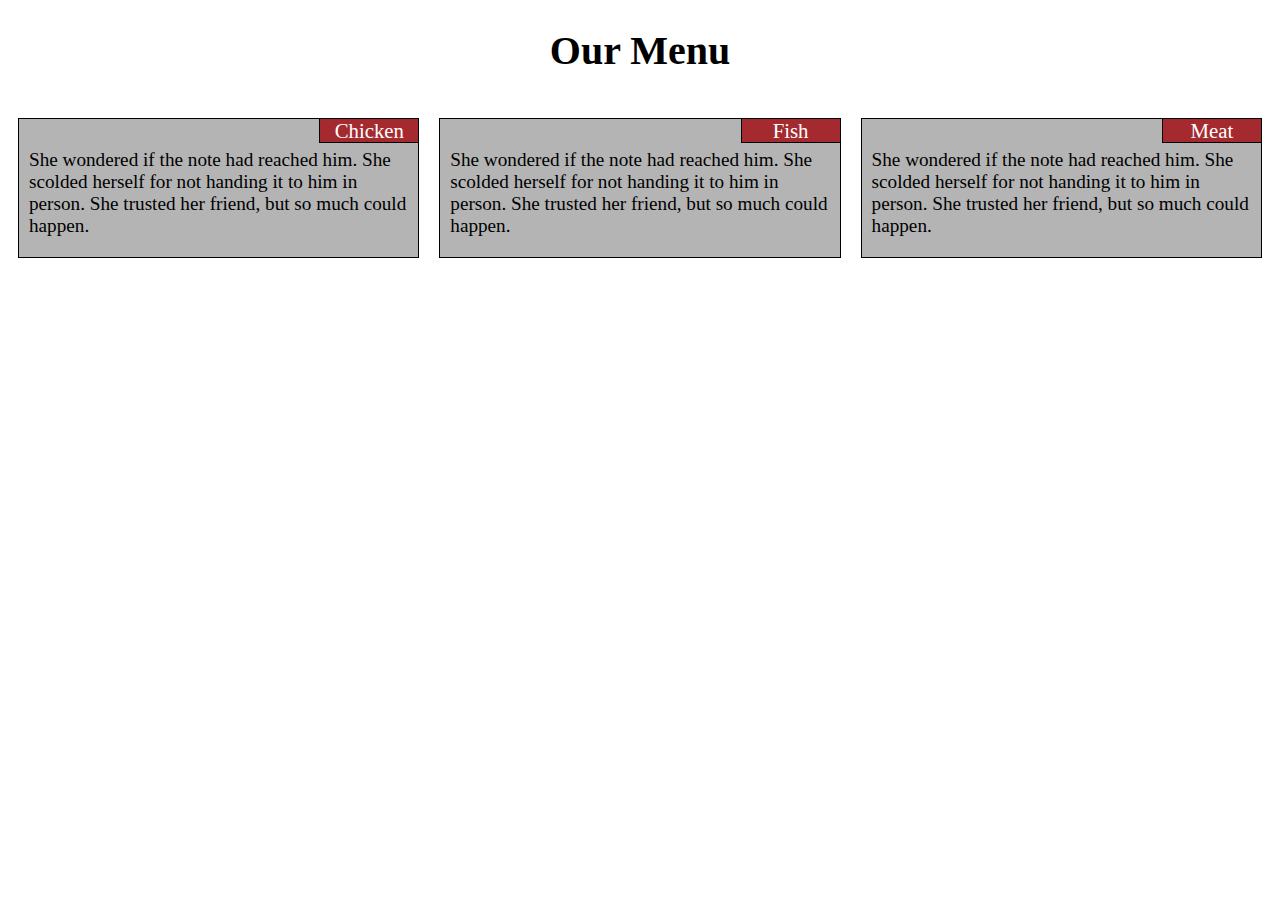
<file: module2-solution/index.html>
<!DOCTYPE html>
<html lang="en" dir="ltr">
<head>
  <meta charset="utf-8">
  <meta name="viewport" content="width=device-width, initial-scale = 1">
  <title>Module-2 Solution</title>
  <style>
  /********** Base styles **********/
  * {
    box-sizing: border-box;
    font-family: "Freestyle Script";
  }

  h1 {
    margin-bottom: 15px;
    text-align: center;
    font-size: 250%;
  }

  p {
    border: 1.5px solid black;
    background-color: #b4b4b4;
    width: 100%;
    height: 100%;
    color: black;
    font-size: 120%;
  }

  /* Simple Responsive Framework. */
  .row {
    width: 100%;
  }

  .title {
    position: relative;
    text-align: center;
    right: 0px;
    bottom: 180px;
    width: 100px;
    height: 25px;
    float: right;
    font-size: 130%;
    color: white;
    background-color: #A52A2F
  }

  .content {
    padding-left: 10px;
    padding-right: 10px;
    padding-top: 30px;
  }

  /********** Large devices only **********/
  @media (min-width: 992px) {
    .col-lg-1, .col-lg-2, .col-lg-3, .col-lg-4, .col-lg-5, .col-lg-6, .col-lg-7, .col-lg-8, .col-lg-9, .col-lg-10, .col-lg-11, .col-lg-12 {
      float: left;
      padding-left: 10px;
      padding-right: 10px;
      padding-top: 10px;
      padding-bottom: 10px;
      height: 160px;
    }
    .col-lg-1 {
      width: 8.33%;
    }
    .col-lg-2 {
      width: 16.66%;
    }
    .col-lg-3 {
      width: 25%;
    }
    .col-lg-4 {
      width: 33.33%;
    }
    .col-lg-5 {
      width: 41.66%;
    }
    .col-lg-6 {
      width: 50%;
    }
    .col-lg-7 {
      width: 58.33%;
    }
    .col-lg-8 {
      width: 66.66%;
    }
    .col-lg-9 {
      width: 74.99%;
    }
    .col-lg-10 {
      width: 83.33%;
    }
    .col-lg-11 {
      width: 91.66%;
    }
    .col-lg-12 {
      width: 100%;
    }
  }

  /********** Medium devices only **********/
  @media (min-width: 768px) and (max-width: 991px) {
    .col-md-1, .col-md-2, .col-md-3, .col-md-4, .col-md-5, .col-md-6, .col-md-7, .col-md-8, .col-md-9, .col-md-10, .col-md-11, .col-md-12 {
      float: left;
      padding-left: 10px;
      padding-right: 10px;
      padding-top: 10px;
      padding-bottom: 10px;
      height: 160px;
    }
    .col-md-1 {
      width: 8.33%;
    }
    .col-md-2 {
      width: 16.66%;
    }
    .col-md-3 {
      width: 25%;
    }
    .col-md-4 {
      width: 33.33%;
    }
    .col-md-5 {
      width: 41.66%;
    }
    .col-md-6 {
      width: 50%;
      height: 160px;
    }
    .col-md-7 {
      width: 58.33%;
    }
    .col-md-8 {
      width: 66.66%;
    }
    .col-md-9 {
      width: 74.99%;
    }
    .col-md-10 {
      width: 83.33%;
    }
    .col-md-11 {
      width: 91.66%;
    }
    .col-md-12 {
      width: 100%;
    }
  }

  /********** Small devices only **********/
  @media (max-width: 767px) {
    .col-sm-1, .col-sm-2, .col-sm-3, .col-sm-4, .col-sm-5, .col-sm-6, .col-sm-7, .col-sm-8, .col-sm-9, .col-sm-10, .col-sm-11, .col-sm-12 {
      float: left;
      padding-left: 10px;
      padding-right: 10px;
      padding-top: 10px;
      padding-bottom: 10px;
      height: 160px;
    }
    .col-sm-1 {
      width: 8.33%;
    }
    .col-sm-2 {
      width: 16.66%;
    }
    .col-sm-3 {
      width: 25%;
    }
    .col-sm-4 {
      width: 33.33%;
    }
    .col-sm-5 {
      width: 41.66%;
    }
    .col-sm-6 {
      width: 50%;
    }
    .col-sm-7 {
      width: 58.33%;
    }
    .col-sm-8 {
      width: 66.66%;
    }
    .col-sm-9 {
      width: 74.99%;
    }
    .col-sm-10 {
      width: 83.33%;
    }
    .col-sm-11 {
      width: 91.66%;
    }
    .col-sm-12 {
      width: 100%;
    }
  }
  </style>
</head>
<body>
  <h1>Our Menu</h1>
  <div class="row">
    <div class="col-lg-4 col-md-6 col-sm-12">
      <p class="content">She wondered if the note had reached him. She scolded herself for not handing it to him in person. She trusted her friend, but so much could happen.</p>
      <p class="title">Chicken</p>
    </div>
    <div class="col-lg-4 col-md-6 col-sm-12">
      <p class="content">She wondered if the note had reached him. She scolded herself for not handing it to him in person. She trusted her friend, but so much could happen.</p>
      <p class="title">Fish</p></div>
    <div class="col-lg-4 col-md-12 col-sm-12">
      <p class="content">She wondered if the note had reached him. She scolded herself for not handing it to him in person. She trusted her friend, but so much could happen.</p>
      <p class="title">Meat</p>
    </div>
  </div>
</body>
</html>
</file>
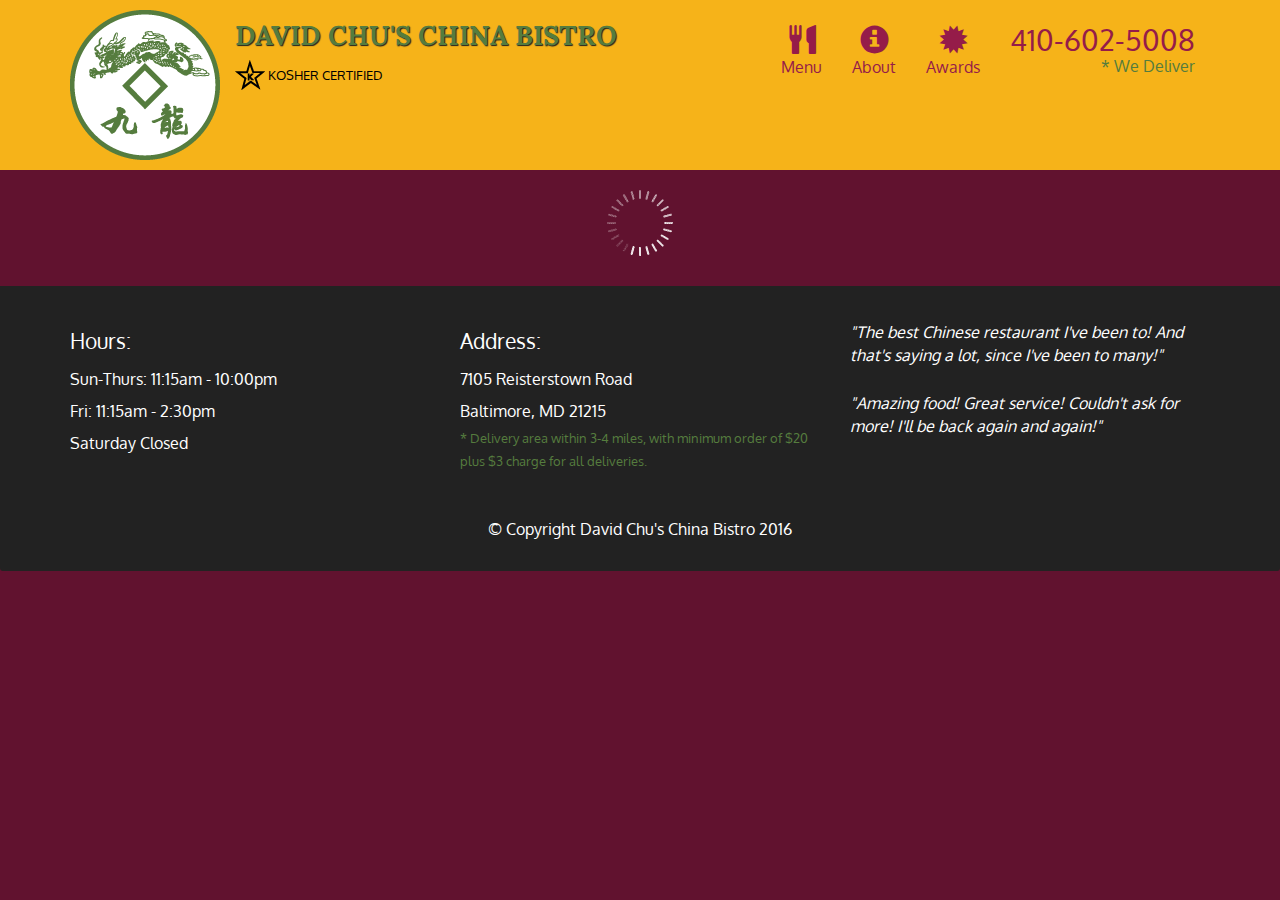
<file: module5-solution/index.html>
<!doctype html>
<html lang="en">
  <head>
    <meta charset="utf-8">
    <meta http-equiv="X-UA-Compatible" content="IE=edge">
    <meta name="viewport" content="width=device-width, initial-scale=1">
    <title>David Chu's China Bistro</title>
    <link rel="stylesheet" href="css/bootstrap.min.css">
    <link rel="stylesheet" href="css/styles.css">
    <link href='https://fonts.googleapis.com/css?family=Oxygen:400,300,700' rel='stylesheet' type='text/css'>
    <link href='https://fonts.googleapis.com/css?family=Lora' rel='stylesheet' type='text/css'>
  </head>
<body>
  <header>
    <nav id="header-nav" class="navbar navbar-default">
      <div class="container">
        <div class="navbar-header">
          <a href="index.html" class="pull-left visible-md visible-lg">
            <div id="logo-img" alt="Logo image"></div>
          </a>

          <div class="navbar-brand">
            <a href="index.html"><h1>David Chu's China Bistro</h1></a>
            <p>
              <img src="images/star-k-logo.png" alt="Kosher certification">
              <span>Kosher Certified</span>
            </p>
          </div>

          <button id="navbarToggle" type="button" class="navbar-toggle collapsed" data-toggle="collapse" data-target="#collapsable-nav" aria-expanded="false">
            <span class="sr-only">Toggle navigation</span>
            <span class="icon-bar"></span>
            <span class="icon-bar"></span>
            <span class="icon-bar"></span>
          </button>
        </div>

        <div id="collapsable-nav" class="collapse navbar-collapse">
           <ul id="nav-list" class="nav navbar-nav navbar-right">
            <li id="navHomeButton" class="visible-xs active">
              <a href="index.html">
                <span class="glyphicon glyphicon-home"></span> Home</a>
            </li>
            <li id="navMenuButton">
              <a href="#" onclick="$dc.loadMenuCategories();">
                <span class="glyphicon glyphicon-cutlery"></span><br class="hidden-xs"> Menu</a>
            </li>
            <li>
              <a href="#">
                <span class="glyphicon glyphicon-info-sign"></span><br class="hidden-xs"> About</a>
            </li>
            <li>
              <a href="#">
                <span class="glyphicon glyphicon-certificate"></span><br class="hidden-xs"> Awards</a>
            </li>
            <li id="phone" class="hidden-xs">
              <a href="tel:410-602-5008">
                <span>410-602-5008</span></a><div>* We Deliver</div>
            </li>
          </ul><!-- #nav-list -->
        </div><!-- .collapse .navbar-collapse -->
      </div><!-- .container -->
    </nav><!-- #header-nav -->
  </header>

  <div id="call-btn" class="visible-xs">
    <a class="btn" href="tel:410-602-5008">
    <span class="glyphicon glyphicon-earphone"></span>
    410-602-5008
    </a>
  </div>
  <div id="xs-deliver" class="text-center visible-xs">* We Deliver</div>

  <div id="main-content" class="container"></div>

  <footer class="panel-footer">
    <div class="container">
      <div class="row">
        <section id="hours" class="col-sm-4">
          <span>Hours:</span><br>
          Sun-Thurs: 11:15am - 10:00pm<br>
          Fri: 11:15am - 2:30pm<br>
          Saturday Closed
          <hr class="visible-xs">
        </section>
        <section id="address" class="col-sm-4">
          <span>Address:</span><br>
          7105 Reisterstown Road<br>
          Baltimore, MD 21215
          <p>* Delivery area within 3-4 miles, with minimum order of $20 plus $3 charge for all deliveries.</p>
          <hr class="visible-xs">
        </section>
        <section id="testimonials" class="col-sm-4">
          <p>"The best Chinese restaurant I've been to! And that's saying a lot, since I've been to many!"</p>
          <p>"Amazing food! Great service! Couldn't ask for more! I'll be back again and again!"</p>
        </section>
      </div>
      <div class="text-center">&copy; Copyright David Chu's China Bistro 2016</div>
    </div>
  </footer>

  <!-- jQuery (Bootstrap JS plugins depend on it) -->
  <script src="js/jquery-2.1.4.min.js"></script>
  <script src="js/bootstrap.min.js"></script>
  <script src="js/ajax-utils.js"></script>
  <script src="js/script.js"></script>
</body>
</html>
</file>
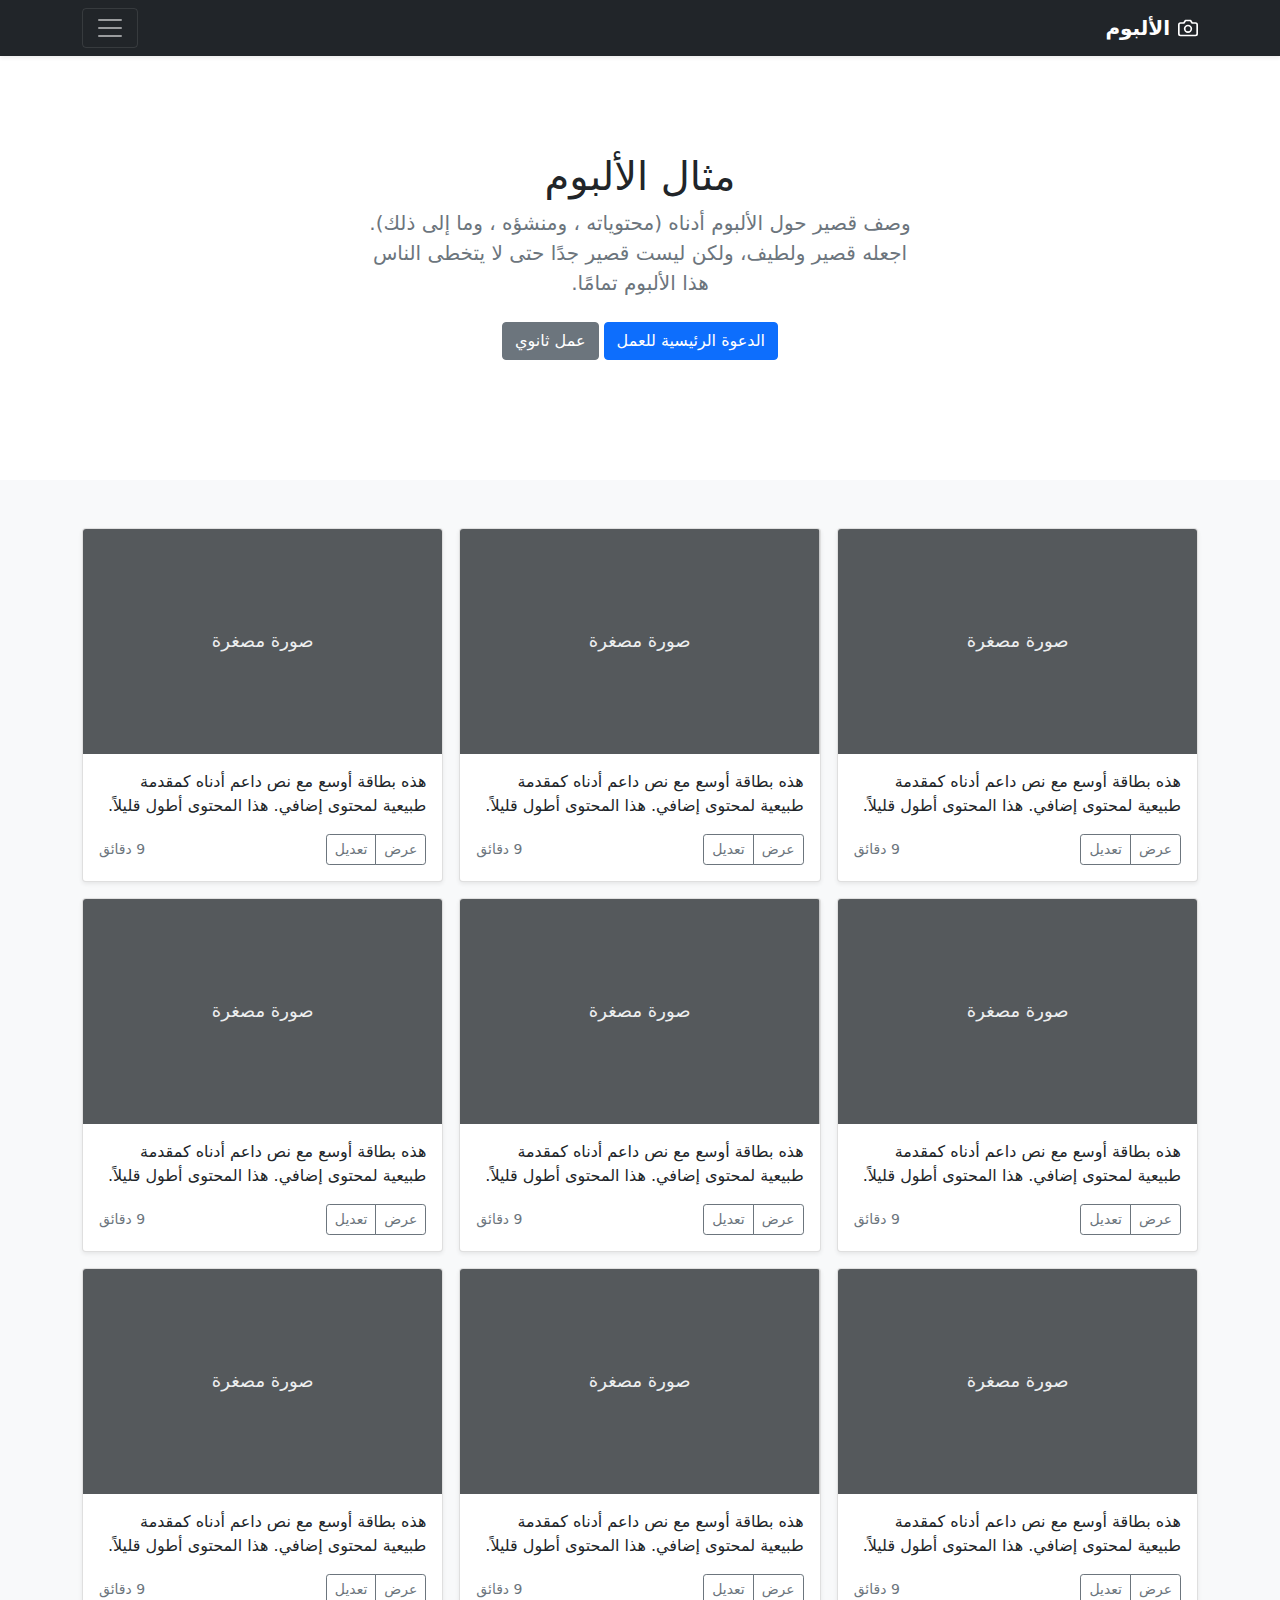
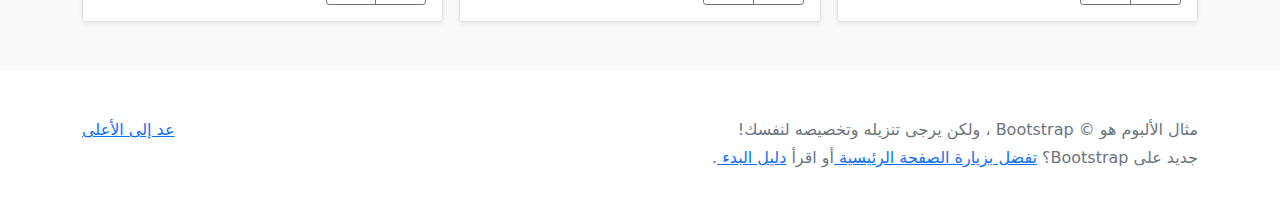
<file: bootstrap-5.0.2-examples/album-rtl/index.html>
<!doctype html>
<html lang="ar" dir="rtl">
  <head>
    <meta charset="utf-8">
    <meta name="viewport" content="width=device-width, initial-scale=1">
    <meta name="description" content="">
    <meta name="author" content="Mark Otto, Jacob Thornton, and Bootstrap contributors">
    <meta name="generator" content="Hugo 0.84.0">
    <title>مثال الألبوم · Bootstrap v5.0</title>

    <link rel="canonical" href="https://getbootstrap.com/docs/5.0/examples/album-rtl/">

    

    <!-- Bootstrap core CSS -->
<link href="../assets/dist/css/bootstrap.rtl.min.css" rel="stylesheet">

    <style>
      .bd-placeholder-img {
        font-size: 1.125rem;
        text-anchor: middle;
        -webkit-user-select: none;
        -moz-user-select: none;
        user-select: none;
      }

      @media (min-width: 768px) {
        .bd-placeholder-img-lg {
          font-size: 3.5rem;
        }
      }
    </style>

    
  </head>
  <body>
    
<header>
  <div class="collapse bg-dark" id="navbarHeader">
    <div class="container">
      <div class="row">
        <div class="col-sm-8 col-md-7 py-4">
          <h4 class="text-white">حول</h4>
          <p class="text-muted">أضف بعض المعلومات حول الألبوم، المؤلف، أو أي سياق خلفية آخر. اجعلها بضع جمل حتى يتمكن الزوار من التقاط بعض التلميحات المفيدة. ثم اربطها ببعض مواقع التواصل الاجتماعي أو معلومات الاتصال.</p>
        </div>
        <div class="col-sm-4 offset-md-1 py-4">
          <h4 class="text-white">تواصل معي</h4>
          <ul class="list-unstyled">
            <li><a href="#" class="text-white">تابعني على تويتر</a></li>
            <li><a href="#" class="text-white">شاركني الإعجاب في فيسبوك</a></li>
            <li><a href="#" class="text-white">راسلني على البريد الإلكتروني</a></li>
          </ul>
        </div>
      </div>
    </div>
  </div>
  <div class="navbar navbar-dark bg-dark shadow-sm">
    <div class="container">
      <a href="#" class="navbar-brand d-flex align-items-center">
        <svg xmlns="http://www.w3.org/2000/svg" width="20" height="20" fill="none" stroke="currentColor" stroke-linecap="round" stroke-linejoin="round" stroke-width="2" aria-hidden="true" class="me-2" viewBox="0 0 24 24"><path d="M23 19a2 2 0 0 1-2 2H3a2 2 0 0 1-2-2V8a2 2 0 0 1 2-2h4l2-3h6l2 3h4a2 2 0 0 1 2 2z"/><circle cx="12" cy="13" r="4"/></svg>
        <strong>الألبوم</strong>
      </a>
      <button class="navbar-toggler" type="button" data-bs-toggle="collapse" data-bs-target="#navbarHeader" aria-controls="navbarHeader" aria-expanded="false" aria-label="تبديل التنقل">
        <span class="navbar-toggler-icon"></span>
      </button>
    </div>
  </div>
</header>

<main>

  <section class="py-5 text-center container">
    <div class="row py-lg-5">
      <div class="col-lg-6 col-md-8 mx-auto">
        <h1 class="fw-light">مثال الألبوم</h1>
        <p class="lead text-muted">وصف قصير حول الألبوم أدناه (محتوياته ، ومنشؤه ، وما إلى ذلك). اجعله قصير ولطيف، ولكن ليست قصير جدًا حتى لا يتخطى الناس هذا الألبوم تمامًا.</p>
        <p>
          <a href="#" class="btn btn-primary my-2">الدعوة الرئيسية للعمل</a>
          <a href="#" class="btn btn-secondary my-2">عمل ثانوي</a>
        </p>
      </div>
    </div>
  </section>

  <div class="album py-5 bg-light">
    <div class="container">

      <div class="row row-cols-1 row-cols-sm-2 row-cols-md-3 g-3">
        <div class="col">
          <div class="card shadow-sm">
            <svg class="bd-placeholder-img card-img-top" width="100%" height="225" xmlns="http://www.w3.org/2000/svg" role="img" aria-label="Placeholder: صورة مصغرة" preserveAspectRatio="xMidYMid slice" focusable="false"><title>Placeholder</title><rect width="100%" height="100%" fill="#55595c"/><text x="50%" y="50%" fill="#eceeef" dy=".3em">صورة مصغرة</text></svg>

            <div class="card-body">
              <p class="card-text">هذه بطاقة أوسع مع نص داعم أدناه كمقدمة طبيعية لمحتوى إضافي. هذا المحتوى أطول قليلاً.</p>
              <div class="d-flex justify-content-between align-items-center">
                <div class="btn-group">
                  <button type="button" class="btn btn-sm btn-outline-secondary">عرض</button>
                  <button type="button" class="btn btn-sm btn-outline-secondary">تعديل</button>
                </div>
                <small class="text-muted">9 دقائق</small>
              </div>
            </div>
          </div>
        </div>
        <div class="col">
          <div class="card shadow-sm">
            <svg class="bd-placeholder-img card-img-top" width="100%" height="225" xmlns="http://www.w3.org/2000/svg" role="img" aria-label="Placeholder: صورة مصغرة" preserveAspectRatio="xMidYMid slice" focusable="false"><title>Placeholder</title><rect width="100%" height="100%" fill="#55595c"/><text x="50%" y="50%" fill="#eceeef" dy=".3em">صورة مصغرة</text></svg>

            <div class="card-body">
              <p class="card-text">هذه بطاقة أوسع مع نص داعم أدناه كمقدمة طبيعية لمحتوى إضافي. هذا المحتوى أطول قليلاً.</p>
              <div class="d-flex justify-content-between align-items-center">
                <div class="btn-group">
                  <button type="button" class="btn btn-sm btn-outline-secondary">عرض</button>
                  <button type="button" class="btn btn-sm btn-outline-secondary">تعديل</button>
                </div>
                <small class="text-muted">9 دقائق</small>
              </div>
            </div>
          </div>
        </div>
        <div class="col">
          <div class="card shadow-sm">
            <svg class="bd-placeholder-img card-img-top" width="100%" height="225" xmlns="http://www.w3.org/2000/svg" role="img" aria-label="Placeholder: صورة مصغرة" preserveAspectRatio="xMidYMid slice" focusable="false"><title>Placeholder</title><rect width="100%" height="100%" fill="#55595c"/><text x="50%" y="50%" fill="#eceeef" dy=".3em">صورة مصغرة</text></svg>

            <div class="card-body">
              <p class="card-text">هذه بطاقة أوسع مع نص داعم أدناه كمقدمة طبيعية لمحتوى إضافي. هذا المحتوى أطول قليلاً.</p>
              <div class="d-flex justify-content-between align-items-center">
                <div class="btn-group">
                  <button type="button" class="btn btn-sm btn-outline-secondary">عرض</button>
                  <button type="button" class="btn btn-sm btn-outline-secondary">تعديل</button>
                </div>
                <small class="text-muted">9 دقائق</small>
              </div>
            </div>
          </div>
        </div>

        <div class="col">
          <div class="card shadow-sm">
            <svg class="bd-placeholder-img card-img-top" width="100%" height="225" xmlns="http://www.w3.org/2000/svg" role="img" aria-label="Placeholder: صورة مصغرة" preserveAspectRatio="xMidYMid slice" focusable="false"><title>Placeholder</title><rect width="100%" height="100%" fill="#55595c"/><text x="50%" y="50%" fill="#eceeef" dy=".3em">صورة مصغرة</text></svg>

            <div class="card-body">
              <p class="card-text">هذه بطاقة أوسع مع نص داعم أدناه كمقدمة طبيعية لمحتوى إضافي. هذا المحتوى أطول قليلاً.</p>
              <div class="d-flex justify-content-between align-items-center">
                <div class="btn-group">
                  <button type="button" class="btn btn-sm btn-outline-secondary">عرض</button>
                  <button type="button" class="btn btn-sm btn-outline-secondary">تعديل</button>
                </div>
                <small class="text-muted">9 دقائق</small>
              </div>
            </div>
          </div>
        </div>
        <div class="col">
          <div class="card shadow-sm">
            <svg class="bd-placeholder-img card-img-top" width="100%" height="225" xmlns="http://www.w3.org/2000/svg" role="img" aria-label="Placeholder: صورة مصغرة" preserveAspectRatio="xMidYMid slice" focusable="false"><title>Placeholder</title><rect width="100%" height="100%" fill="#55595c"/><text x="50%" y="50%" fill="#eceeef" dy=".3em">صورة مصغرة</text></svg>

            <div class="card-body">
              <p class="card-text">هذه بطاقة أوسع مع نص داعم أدناه كمقدمة طبيعية لمحتوى إضافي. هذا المحتوى أطول قليلاً.</p>
              <div class="d-flex justify-content-between align-items-center">
                <div class="btn-group">
                  <button type="button" class="btn btn-sm btn-outline-secondary">عرض</button>
                  <button type="button" class="btn btn-sm btn-outline-secondary">تعديل</button>
                </div>
                <small class="text-muted">9 دقائق</small>
              </div>
            </div>
          </div>
        </div>
        <div class="col">
          <div class="card shadow-sm">
            <svg class="bd-placeholder-img card-img-top" width="100%" height="225" xmlns="http://www.w3.org/2000/svg" role="img" aria-label="Placeholder: صورة مصغرة" preserveAspectRatio="xMidYMid slice" focusable="false"><title>Placeholder</title><rect width="100%" height="100%" fill="#55595c"/><text x="50%" y="50%" fill="#eceeef" dy=".3em">صورة مصغرة</text></svg>

            <div class="card-body">
              <p class="card-text">هذه بطاقة أوسع مع نص داعم أدناه كمقدمة طبيعية لمحتوى إضافي. هذا المحتوى أطول قليلاً.</p>
              <div class="d-flex justify-content-between align-items-center">
                <div class="btn-group">
                  <button type="button" class="btn btn-sm btn-outline-secondary">عرض</button>
                  <button type="button" class="btn btn-sm btn-outline-secondary">تعديل</button>
                </div>
                <small class="text-muted">9 دقائق</small>
              </div>
            </div>
          </div>
        </div>

        <div class="col">
          <div class="card shadow-sm">
            <svg class="bd-placeholder-img card-img-top" width="100%" height="225" xmlns="http://www.w3.org/2000/svg" role="img" aria-label="Placeholder: صورة مصغرة" preserveAspectRatio="xMidYMid slice" focusable="false"><title>Placeholder</title><rect width="100%" height="100%" fill="#55595c"/><text x="50%" y="50%" fill="#eceeef" dy=".3em">صورة مصغرة</text></svg>

            <div class="card-body">
              <p class="card-text">هذه بطاقة أوسع مع نص داعم أدناه كمقدمة طبيعية لمحتوى إضافي. هذا المحتوى أطول قليلاً.</p>
              <div class="d-flex justify-content-between align-items-center">
                <div class="btn-group">
                  <button type="button" class="btn btn-sm btn-outline-secondary">عرض</button>
                  <button type="button" class="btn btn-sm btn-outline-secondary">تعديل</button>
                </div>
                <small class="text-muted">9 دقائق</small>
              </div>
            </div>
          </div>
        </div>
        <div class="col">
          <div class="card shadow-sm">
            <svg class="bd-placeholder-img card-img-top" width="100%" height="225" xmlns="http://www.w3.org/2000/svg" role="img" aria-label="Placeholder: صورة مصغرة" preserveAspectRatio="xMidYMid slice" focusable="false"><title>Placeholder</title><rect width="100%" height="100%" fill="#55595c"/><text x="50%" y="50%" fill="#eceeef" dy=".3em">صورة مصغرة</text></svg>

            <div class="card-body">
              <p class="card-text">هذه بطاقة أوسع مع نص داعم أدناه كمقدمة طبيعية لمحتوى إضافي. هذا المحتوى أطول قليلاً.</p>
              <div class="d-flex justify-content-between align-items-center">
                <div class="btn-group">
                  <button type="button" class="btn btn-sm btn-outline-secondary">عرض</button>
                  <button type="button" class="btn btn-sm btn-outline-secondary">تعديل</button>
                </div>
                <small class="text-muted">9 دقائق</small>
              </div>
            </div>
          </div>
        </div>
        <div class="col">
          <div class="card shadow-sm">
            <svg class="bd-placeholder-img card-img-top" width="100%" height="225" xmlns="http://www.w3.org/2000/svg" role="img" aria-label="Placeholder: صورة مصغرة" preserveAspectRatio="xMidYMid slice" focusable="false"><title>Placeholder</title><rect width="100%" height="100%" fill="#55595c"/><text x="50%" y="50%" fill="#eceeef" dy=".3em">صورة مصغرة</text></svg>

            <div class="card-body">
              <p class="card-text">هذه بطاقة أوسع مع نص داعم أدناه كمقدمة طبيعية لمحتوى إضافي. هذا المحتوى أطول قليلاً.</p>
              <div class="d-flex justify-content-between align-items-center">
                <div class="btn-group">
                  <button type="button" class="btn btn-sm btn-outline-secondary">عرض</button>
                  <button type="button" class="btn btn-sm btn-outline-secondary">تعديل</button>
                </div>
                <small class="text-muted">9 دقائق</small>
              </div>
            </div>
          </div>
        </div>
      </div>
    </div>
  </div>

</main>

<footer class="text-muted py-5">
  <div class="container">
    <p class="float-end mb-1">
      <a href="#">عد إلى الأعلى</a>
    </p>
    <p class="mb-1">مثال الألبوم هو © Bootstrap ، ولكن يرجى تنزيله وتخصيصه لنفسك!</p>
    <p class="mb-0">جديد على Bootstrap؟ <a href="/"> تفضل بزيارة الصفحة الرئيسية </a> أو اقرأ <a href="../getting-started/introduction/ "> دليل البدء </a>.</p>
  </div>
</footer>


    <script src="../assets/dist/js/bootstrap.bundle.min.js"></script>

      
  </body>
</html>
</file>
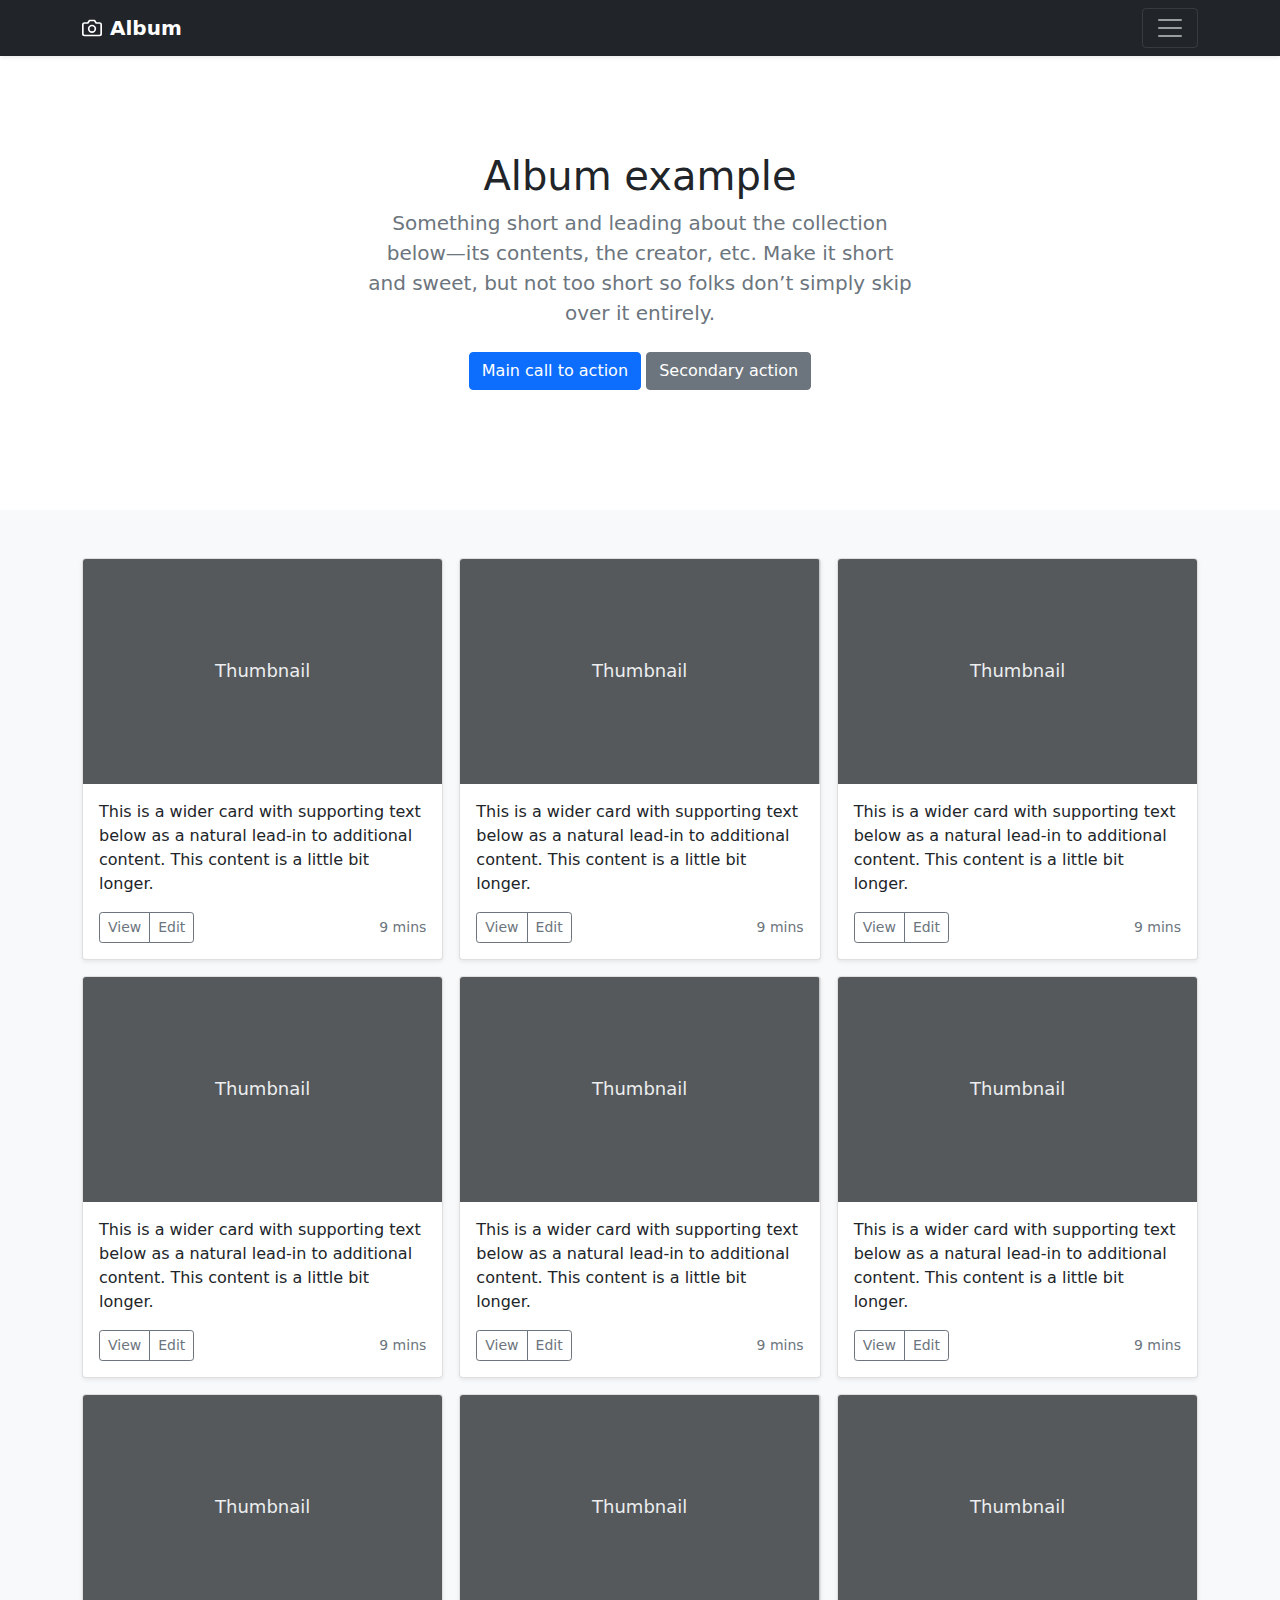
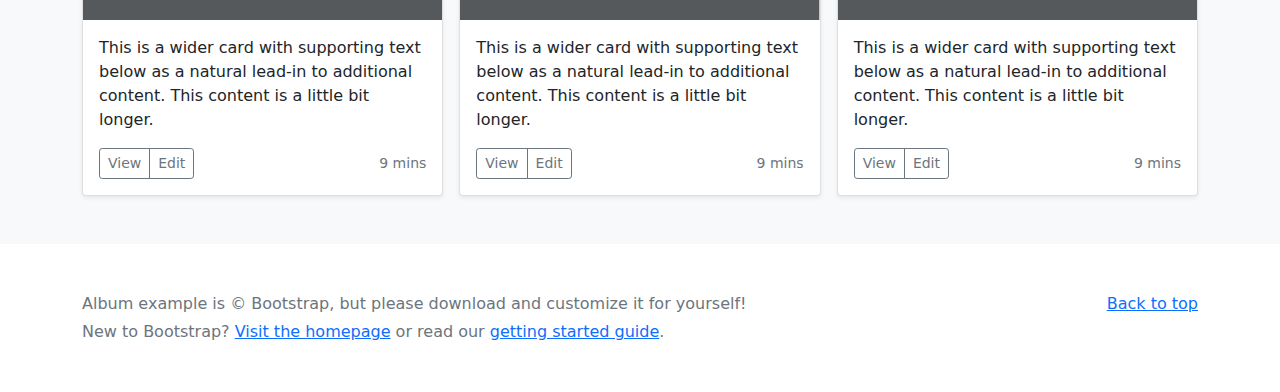
<file: bootstrap-5.0.2-examples/album/index.html>
<!doctype html>
<html lang="en">
  <head>
    <meta charset="utf-8">
    <meta name="viewport" content="width=device-width, initial-scale=1">
    <meta name="description" content="">
    <meta name="author" content="Mark Otto, Jacob Thornton, and Bootstrap contributors">
    <meta name="generator" content="Hugo 0.84.0">
    <title>Album example · Bootstrap v5.0</title>

    <link rel="canonical" href="https://getbootstrap.com/docs/5.0/examples/album/">

    

    <!-- Bootstrap core CSS -->
<link href="../assets/dist/css/bootstrap.min.css" rel="stylesheet">

    <style>
      .bd-placeholder-img {
        font-size: 1.125rem;
        text-anchor: middle;
        -webkit-user-select: none;
        -moz-user-select: none;
        user-select: none;
      }

      @media (min-width: 768px) {
        .bd-placeholder-img-lg {
          font-size: 3.5rem;
        }
      }
    </style>

    
  </head>
  <body>
    
<header>
  <div class="collapse bg-dark" id="navbarHeader">
    <div class="container">
      <div class="row">
        <div class="col-sm-8 col-md-7 py-4">
          <h4 class="text-white">About</h4>
          <p class="text-muted">Add some information about the album below, the author, or any other background context. Make it a few sentences long so folks can pick up some informative tidbits. Then, link them off to some social networking sites or contact information.</p>
        </div>
        <div class="col-sm-4 offset-md-1 py-4">
          <h4 class="text-white">Contact</h4>
          <ul class="list-unstyled">
            <li><a href="#" class="text-white">Follow on Twitter</a></li>
            <li><a href="#" class="text-white">Like on Facebook</a></li>
            <li><a href="#" class="text-white">Email me</a></li>
          </ul>
        </div>
      </div>
    </div>
  </div>
  <div class="navbar navbar-dark bg-dark shadow-sm">
    <div class="container">
      <a href="#" class="navbar-brand d-flex align-items-center">
        <svg xmlns="http://www.w3.org/2000/svg" width="20" height="20" fill="none" stroke="currentColor" stroke-linecap="round" stroke-linejoin="round" stroke-width="2" aria-hidden="true" class="me-2" viewBox="0 0 24 24"><path d="M23 19a2 2 0 0 1-2 2H3a2 2 0 0 1-2-2V8a2 2 0 0 1 2-2h4l2-3h6l2 3h4a2 2 0 0 1 2 2z"/><circle cx="12" cy="13" r="4"/></svg>
        <strong>Album</strong>
      </a>
      <button class="navbar-toggler" type="button" data-bs-toggle="collapse" data-bs-target="#navbarHeader" aria-controls="navbarHeader" aria-expanded="false" aria-label="Toggle navigation">
        <span class="navbar-toggler-icon"></span>
      </button>
    </div>
  </div>
</header>

<main>

  <section class="py-5 text-center container">
    <div class="row py-lg-5">
      <div class="col-lg-6 col-md-8 mx-auto">
        <h1 class="fw-light">Album example</h1>
        <p class="lead text-muted">Something short and leading about the collection below—its contents, the creator, etc. Make it short and sweet, but not too short so folks don’t simply skip over it entirely.</p>
        <p>
          <a href="#" class="btn btn-primary my-2">Main call to action</a>
          <a href="#" class="btn btn-secondary my-2">Secondary action</a>
        </p>
      </div>
    </div>
  </section>

  <div class="album py-5 bg-light">
    <div class="container">

      <div class="row row-cols-1 row-cols-sm-2 row-cols-md-3 g-3">
        <div class="col">
          <div class="card shadow-sm">
            <svg class="bd-placeholder-img card-img-top" width="100%" height="225" xmlns="http://www.w3.org/2000/svg" role="img" aria-label="Placeholder: Thumbnail" preserveAspectRatio="xMidYMid slice" focusable="false"><title>Placeholder</title><rect width="100%" height="100%" fill="#55595c"/><text x="50%" y="50%" fill="#eceeef" dy=".3em">Thumbnail</text></svg>

            <div class="card-body">
              <p class="card-text">This is a wider card with supporting text below as a natural lead-in to additional content. This content is a little bit longer.</p>
              <div class="d-flex justify-content-between align-items-center">
                <div class="btn-group">
                  <button type="button" class="btn btn-sm btn-outline-secondary">View</button>
                  <button type="button" class="btn btn-sm btn-outline-secondary">Edit</button>
                </div>
                <small class="text-muted">9 mins</small>
              </div>
            </div>
          </div>
        </div>
        <div class="col">
          <div class="card shadow-sm">
            <svg class="bd-placeholder-img card-img-top" width="100%" height="225" xmlns="http://www.w3.org/2000/svg" role="img" aria-label="Placeholder: Thumbnail" preserveAspectRatio="xMidYMid slice" focusable="false"><title>Placeholder</title><rect width="100%" height="100%" fill="#55595c"/><text x="50%" y="50%" fill="#eceeef" dy=".3em">Thumbnail</text></svg>

            <div class="card-body">
              <p class="card-text">This is a wider card with supporting text below as a natural lead-in to additional content. This content is a little bit longer.</p>
              <div class="d-flex justify-content-between align-items-center">
                <div class="btn-group">
                  <button type="button" class="btn btn-sm btn-outline-secondary">View</button>
                  <button type="button" class="btn btn-sm btn-outline-secondary">Edit</button>
                </div>
                <small class="text-muted">9 mins</small>
              </div>
            </div>
          </div>
        </div>
        <div class="col">
          <div class="card shadow-sm">
            <svg class="bd-placeholder-img card-img-top" width="100%" height="225" xmlns="http://www.w3.org/2000/svg" role="img" aria-label="Placeholder: Thumbnail" preserveAspectRatio="xMidYMid slice" focusable="false"><title>Placeholder</title><rect width="100%" height="100%" fill="#55595c"/><text x="50%" y="50%" fill="#eceeef" dy=".3em">Thumbnail</text></svg>

            <div class="card-body">
              <p class="card-text">This is a wider card with supporting text below as a natural lead-in to additional content. This content is a little bit longer.</p>
              <div class="d-flex justify-content-between align-items-center">
                <div class="btn-group">
                  <button type="button" class="btn btn-sm btn-outline-secondary">View</button>
                  <button type="button" class="btn btn-sm btn-outline-secondary">Edit</button>
                </div>
                <small class="text-muted">9 mins</small>
              </div>
            </div>
          </div>
        </div>

        <div class="col">
          <div class="card shadow-sm">
            <svg class="bd-placeholder-img card-img-top" width="100%" height="225" xmlns="http://www.w3.org/2000/svg" role="img" aria-label="Placeholder: Thumbnail" preserveAspectRatio="xMidYMid slice" focusable="false"><title>Placeholder</title><rect width="100%" height="100%" fill="#55595c"/><text x="50%" y="50%" fill="#eceeef" dy=".3em">Thumbnail</text></svg>

            <div class="card-body">
              <p class="card-text">This is a wider card with supporting text below as a natural lead-in to additional content. This content is a little bit longer.</p>
              <div class="d-flex justify-content-between align-items-center">
                <div class="btn-group">
                  <button type="button" class="btn btn-sm btn-outline-secondary">View</button>
                  <button type="button" class="btn btn-sm btn-outline-secondary">Edit</button>
                </div>
                <small class="text-muted">9 mins</small>
              </div>
            </div>
          </div>
        </div>
        <div class="col">
          <div class="card shadow-sm">
            <svg class="bd-placeholder-img card-img-top" width="100%" height="225" xmlns="http://www.w3.org/2000/svg" role="img" aria-label="Placeholder: Thumbnail" preserveAspectRatio="xMidYMid slice" focusable="false"><title>Placeholder</title><rect width="100%" height="100%" fill="#55595c"/><text x="50%" y="50%" fill="#eceeef" dy=".3em">Thumbnail</text></svg>

            <div class="card-body">
              <p class="card-text">This is a wider card with supporting text below as a natural lead-in to additional content. This content is a little bit longer.</p>
              <div class="d-flex justify-content-between align-items-center">
                <div class="btn-group">
                  <button type="button" class="btn btn-sm btn-outline-secondary">View</button>
                  <button type="button" class="btn btn-sm btn-outline-secondary">Edit</button>
                </div>
                <small class="text-muted">9 mins</small>
              </div>
            </div>
          </div>
        </div>
        <div class="col">
          <div class="card shadow-sm">
            <svg class="bd-placeholder-img card-img-top" width="100%" height="225" xmlns="http://www.w3.org/2000/svg" role="img" aria-label="Placeholder: Thumbnail" preserveAspectRatio="xMidYMid slice" focusable="false"><title>Placeholder</title><rect width="100%" height="100%" fill="#55595c"/><text x="50%" y="50%" fill="#eceeef" dy=".3em">Thumbnail</text></svg>

            <div class="card-body">
              <p class="card-text">This is a wider card with supporting text below as a natural lead-in to additional content. This content is a little bit longer.</p>
              <div class="d-flex justify-content-between align-items-center">
                <div class="btn-group">
                  <button type="button" class="btn btn-sm btn-outline-secondary">View</button>
                  <button type="button" class="btn btn-sm btn-outline-secondary">Edit</button>
                </div>
                <small class="text-muted">9 mins</small>
              </div>
            </div>
          </div>
        </div>

        <div class="col">
          <div class="card shadow-sm">
            <svg class="bd-placeholder-img card-img-top" width="100%" height="225" xmlns="http://www.w3.org/2000/svg" role="img" aria-label="Placeholder: Thumbnail" preserveAspectRatio="xMidYMid slice" focusable="false"><title>Placeholder</title><rect width="100%" height="100%" fill="#55595c"/><text x="50%" y="50%" fill="#eceeef" dy=".3em">Thumbnail</text></svg>

            <div class="card-body">
              <p class="card-text">This is a wider card with supporting text below as a natural lead-in to additional content. This content is a little bit longer.</p>
              <div class="d-flex justify-content-between align-items-center">
                <div class="btn-group">
                  <button type="button" class="btn btn-sm btn-outline-secondary">View</button>
                  <button type="button" class="btn btn-sm btn-outline-secondary">Edit</button>
                </div>
                <small class="text-muted">9 mins</small>
              </div>
            </div>
          </div>
        </div>
        <div class="col">
          <div class="card shadow-sm">
            <svg class="bd-placeholder-img card-img-top" width="100%" height="225" xmlns="http://www.w3.org/2000/svg" role="img" aria-label="Placeholder: Thumbnail" preserveAspectRatio="xMidYMid slice" focusable="false"><title>Placeholder</title><rect width="100%" height="100%" fill="#55595c"/><text x="50%" y="50%" fill="#eceeef" dy=".3em">Thumbnail</text></svg>

            <div class="card-body">
              <p class="card-text">This is a wider card with supporting text below as a natural lead-in to additional content. This content is a little bit longer.</p>
              <div class="d-flex justify-content-between align-items-center">
                <div class="btn-group">
                  <button type="button" class="btn btn-sm btn-outline-secondary">View</button>
                  <button type="button" class="btn btn-sm btn-outline-secondary">Edit</button>
                </div>
                <small class="text-muted">9 mins</small>
              </div>
            </div>
          </div>
        </div>
        <div class="col">
          <div class="card shadow-sm">
            <svg class="bd-placeholder-img card-img-top" width="100%" height="225" xmlns="http://www.w3.org/2000/svg" role="img" aria-label="Placeholder: Thumbnail" preserveAspectRatio="xMidYMid slice" focusable="false"><title>Placeholder</title><rect width="100%" height="100%" fill="#55595c"/><text x="50%" y="50%" fill="#eceeef" dy=".3em">Thumbnail</text></svg>

            <div class="card-body">
              <p class="card-text">This is a wider card with supporting text below as a natural lead-in to additional content. This content is a little bit longer.</p>
              <div class="d-flex justify-content-between align-items-center">
                <div class="btn-group">
                  <button type="button" class="btn btn-sm btn-outline-secondary">View</button>
                  <button type="button" class="btn btn-sm btn-outline-secondary">Edit</button>
                </div>
                <small class="text-muted">9 mins</small>
              </div>
            </div>
          </div>
        </div>
      </div>
    </div>
  </div>

</main>

<footer class="text-muted py-5">
  <div class="container">
    <p class="float-end mb-1">
      <a href="#">Back to top</a>
    </p>
    <p class="mb-1">Album example is &copy; Bootstrap, but please download and customize it for yourself!</p>
    <p class="mb-0">New to Bootstrap? <a href="/">Visit the homepage</a> or read our <a href="../getting-started/introduction/">getting started guide</a>.</p>
  </div>
</footer>


    <script src="../assets/dist/js/bootstrap.bundle.min.js"></script>

      
  </body>
</html>
</file>
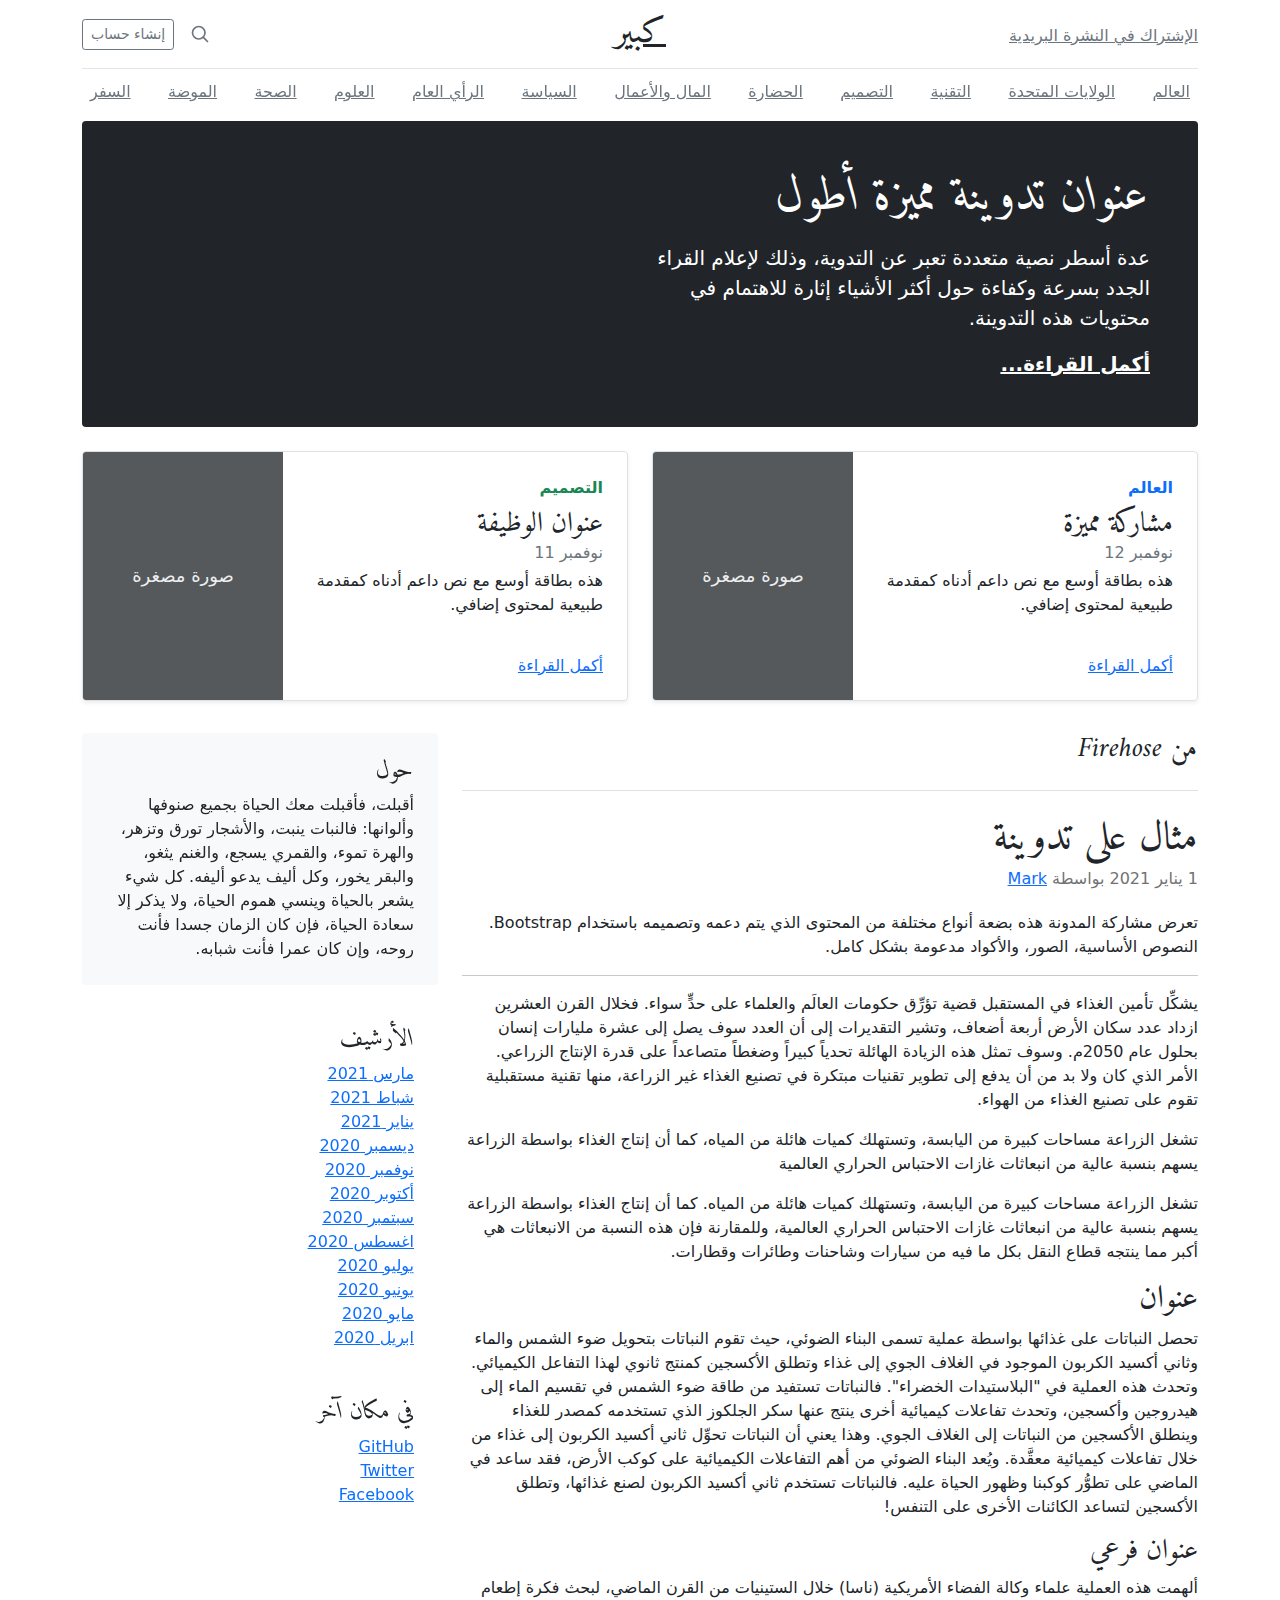
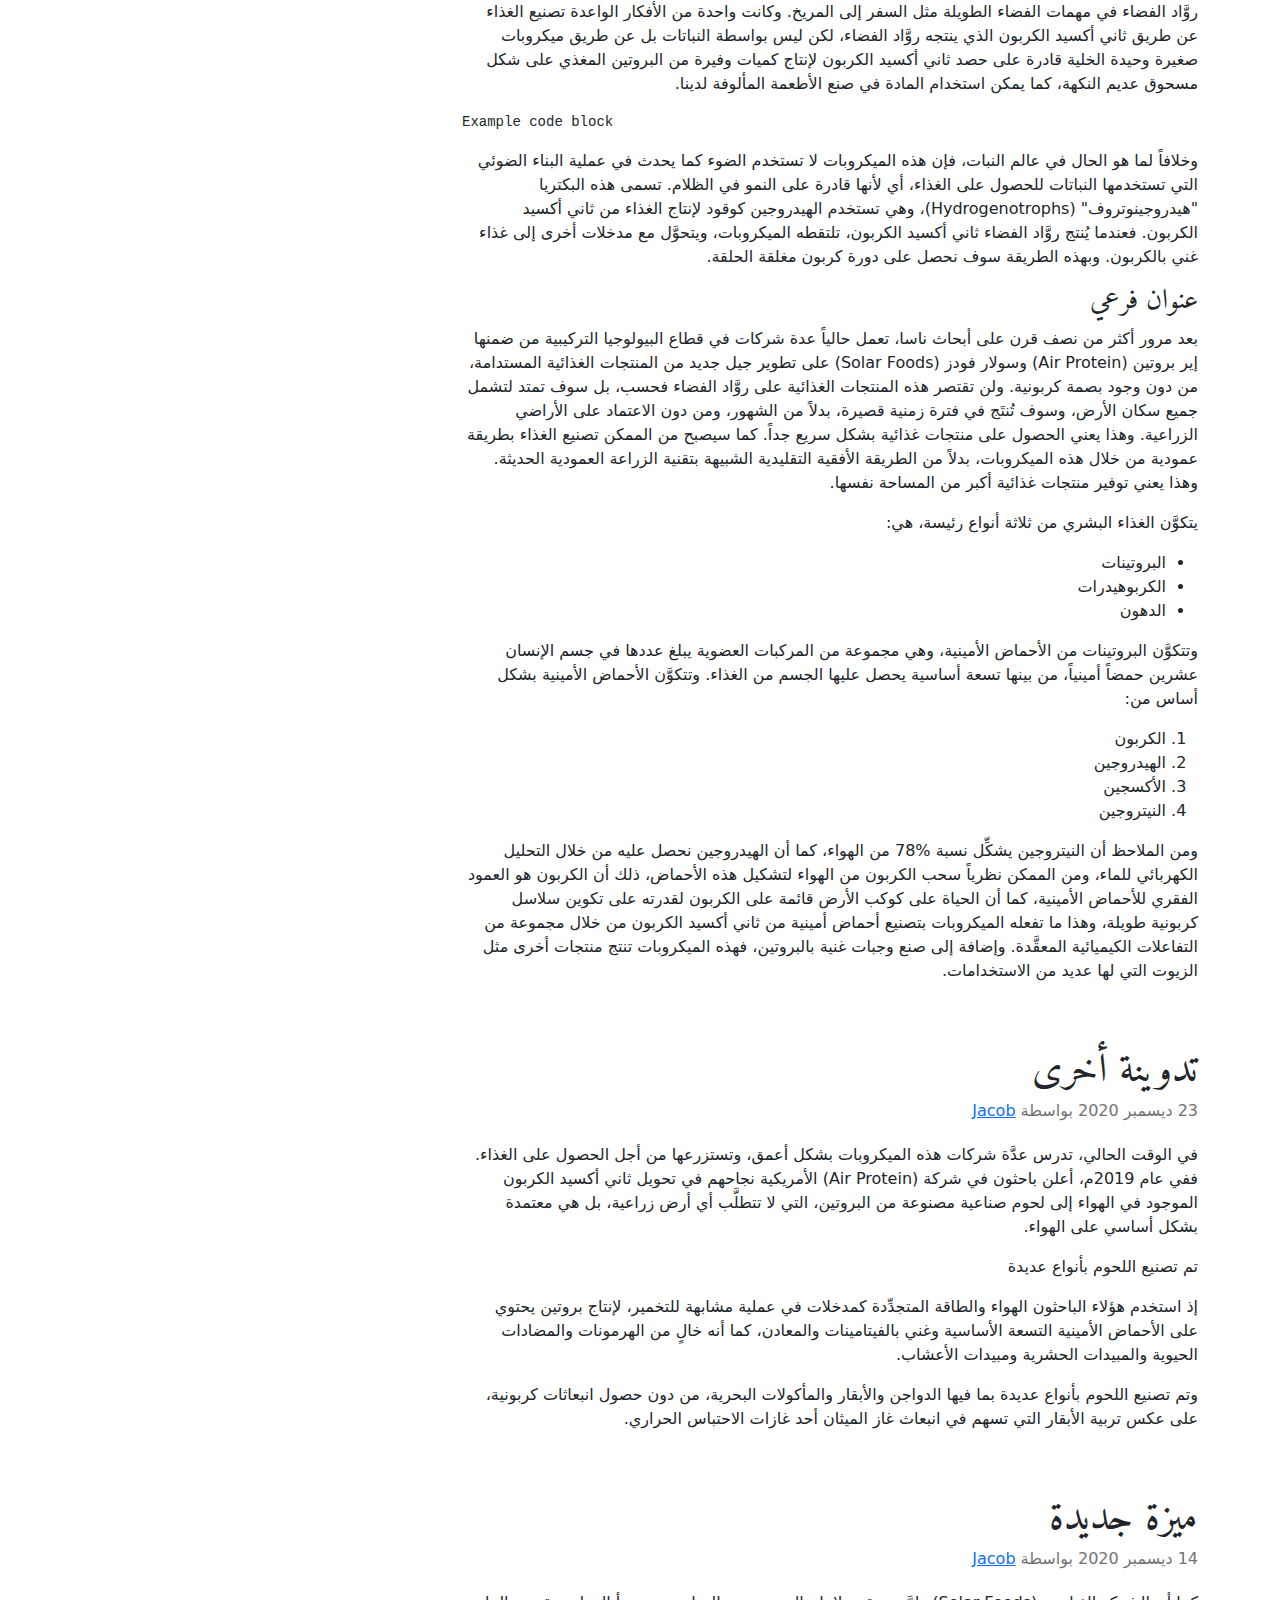
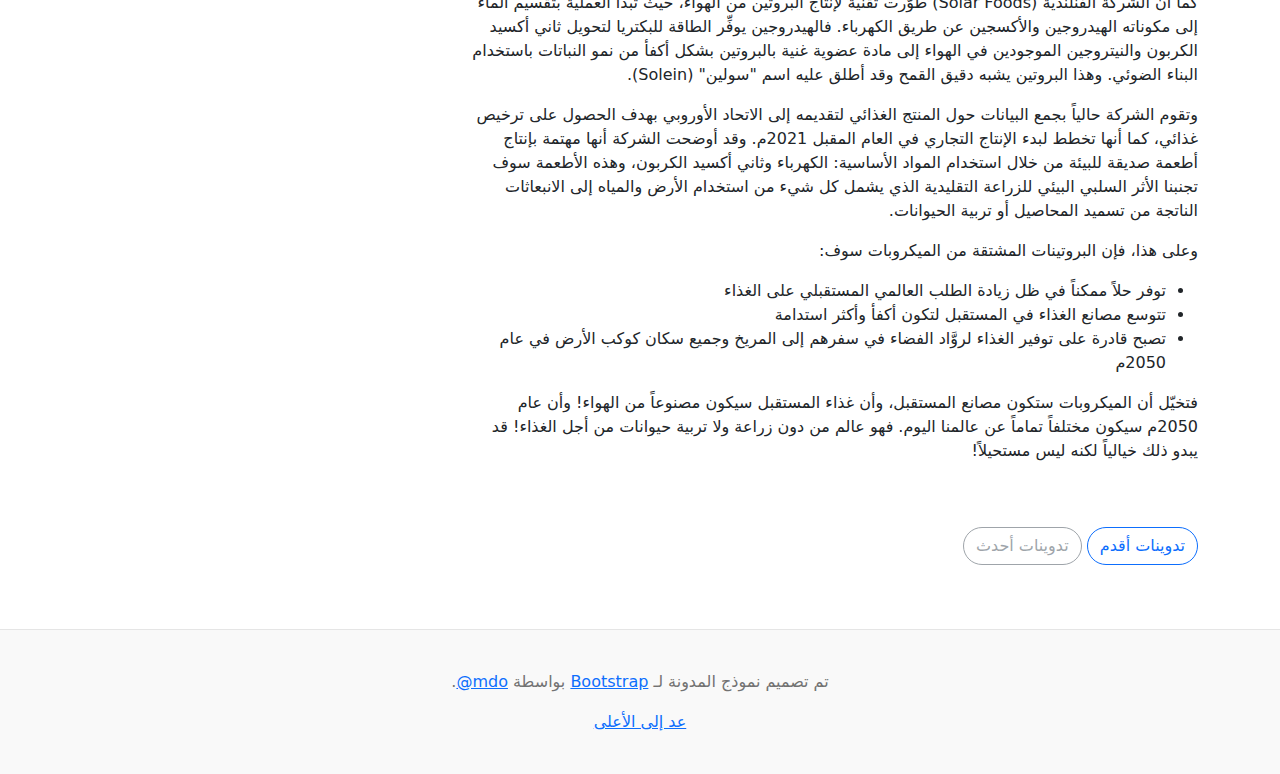
<file: bootstrap-5.0.2-examples/blog-rtl/index.html>
<!doctype html>
<html lang="ar" dir="rtl">
  <head>
    <meta charset="utf-8">
    <meta name="viewport" content="width=device-width, initial-scale=1">
    <meta name="description" content="">
    <meta name="author" content="Mark Otto, Jacob Thornton, and Bootstrap contributors">
    <meta name="generator" content="Hugo 0.84.0">
    <title>قالب المدونة · Bootstrap v5.0</title>

    <link rel="canonical" href="https://getbootstrap.com/docs/5.0/examples/blog-rtl/">

    

    <!-- Bootstrap core CSS -->
<link href="../assets/dist/css/bootstrap.rtl.min.css" rel="stylesheet">

    <style>
      .bd-placeholder-img {
        font-size: 1.125rem;
        text-anchor: middle;
        -webkit-user-select: none;
        -moz-user-select: none;
        user-select: none;
      }

      @media (min-width: 768px) {
        .bd-placeholder-img-lg {
          font-size: 3.5rem;
        }
      }
    </style>

    
    <!-- Custom styles for this template -->
    <link href="https://fonts.googleapis.com/css?family=Amiri:wght@400;700&amp;display=swap" rel="stylesheet">
    <!-- Custom styles for this template -->
    <link href="../blog/blog.rtl.css" rel="stylesheet">
  </head>
  <body>
    
<div class="container">
  <header class="blog-header py-3">
    <div class="row flex-nowrap justify-content-between align-items-center">
      <div class="col-4 pt-1">
        <a class="link-secondary" href="#">الإشتراك في النشرة البريدية</a>
      </div>
      <div class="col-4 text-center">
        <a class="blog-header-logo text-dark" href="#">كبير</a>
      </div>
      <div class="col-4 d-flex justify-content-end align-items-center">
        <a class="link-secondary" href="#" aria-label="بحث">
          <svg xmlns="http://www.w3.org/2000/svg" width="20" height="20" fill="none" stroke="currentColor" stroke-linecap="round" stroke-linejoin="round" stroke-width="2" class="mx-3" role="img" viewBox="0 0 24 24"><title>بحث</title><circle cx="10.5" cy="10.5" r="7.5"/><path d="M21 21l-5.2-5.2"/></svg>
        </a>
        <a class="btn btn-sm btn-outline-secondary" href="#">إنشاء حساب</a>
      </div>
    </div>
  </header>

  <div class="nav-scroller py-1 mb-2">
    <nav class="nav d-flex justify-content-between">
      <a class="p-2 link-secondary" href="#">العالم</a>
      <a class="p-2 link-secondary" href="#">الولايات المتحدة</a>
      <a class="p-2 link-secondary" href="#">التقنية</a>
      <a class="p-2 link-secondary" href="#">التصميم</a>
      <a class="p-2 link-secondary" href="#">الحضارة</a>
      <a class="p-2 link-secondary" href="#">المال والأعمال</a>
      <a class="p-2 link-secondary" href="#">السياسة</a>
      <a class="p-2 link-secondary" href="#">الرأي العام</a>
      <a class="p-2 link-secondary" href="#">العلوم</a>
      <a class="p-2 link-secondary" href="#">الصحة</a>
      <a class="p-2 link-secondary" href="#">الموضة</a>
      <a class="p-2 link-secondary" href="#">السفر</a>
    </nav>
  </div>
</div>

<main class="container">
  <div class="p-4 p-md-5 mb-4 text-white rounded bg-dark">
    <div class="col-md-6 px-0">
      <h1 class="display-4 fst-italic">عنوان تدوينة مميزة أطول</h1>
      <p class="lead my-3">عدة أسطر نصية متعددة تعبر عن التدوية، وذلك لإعلام القراء الجدد بسرعة وكفاءة حول أكثر الأشياء إثارة للاهتمام في محتويات هذه التدوينة.</p>
      <p class="lead mb-0"><a href="#" class="text-white fw-bold">أكمل القراءة...</a></p>
    </div>
  </div>

  <div class="row mb-2">
    <div class="col-md-6">
      <div class="row g-0 border rounded overflow-hidden flex-md-row mb-4 shadow-sm h-md-250 position-relative">
        <div class="col p-4 d-flex flex-column position-static">
          <strong class="d-inline-block mb-2 text-primary">العالم</strong>
          <h3 class="mb-0">مشاركة مميزة</h3>
          <div class="mb-1 text-muted">نوفمبر 12</div>
          <p class="card-text mb-auto">هذه بطاقة أوسع مع نص داعم أدناه كمقدمة طبيعية لمحتوى إضافي.</p>
          <a href="#" class="stretched-link">أكمل القراءة</a>
        </div>
        <div class="col-auto d-none d-lg-block">
          <svg class="bd-placeholder-img" width="200" height="250" xmlns="http://www.w3.org/2000/svg" role="img" aria-label="Placeholder: صورة مصغرة" preserveAspectRatio="xMidYMid slice" focusable="false"><title>Placeholder</title><rect width="100%" height="100%" fill="#55595c"/><text x="50%" y="50%" fill="#eceeef" dy=".3em">صورة مصغرة</text></svg>

        </div>
      </div>
    </div>
    <div class="col-md-6">
      <div class="row g-0 border rounded overflow-hidden flex-md-row mb-4 shadow-sm h-md-250 position-relative">
        <div class="col p-4 d-flex flex-column position-static">
          <strong class="d-inline-block mb-2 text-success">التصميم</strong>
          <h3 class="mb-0">عنوان الوظيفة</h3>
          <div class="mb-1 text-muted">نوفمبر 11</div>
          <p class="mb-auto">هذه بطاقة أوسع مع نص داعم أدناه كمقدمة طبيعية لمحتوى إضافي.</p>
          <a href="#" class="stretched-link">أكمل القراءة</a>
        </div>
        <div class="col-auto d-none d-lg-block">
          <svg class="bd-placeholder-img" width="200" height="250" xmlns="http://www.w3.org/2000/svg" role="img" aria-label="Placeholder: صورة مصغرة" preserveAspectRatio="xMidYMid slice" focusable="false"><title>Placeholder</title><rect width="100%" height="100%" fill="#55595c"/><text x="50%" y="50%" fill="#eceeef" dy=".3em">صورة مصغرة</text></svg>

        </div>
      </div>
    </div>
  </div>

  <div class="row">
    <div class="col-md-8">
      <h3 class="pb-4 mb-4 fst-italic border-bottom">
        من Firehose
      </h3>

      <article class="blog-post">
        <h2 class="blog-post-title">مثال على تدوينة</h2>
        <p class="blog-post-meta">1 يناير 2021 بواسطة <a href="#"> Mark </a></p>

        <p>تعرض مشاركة المدونة هذه بضعة أنواع مختلفة من المحتوى الذي يتم دعمه وتصميمه باستخدام Bootstrap. النصوص الأساسية، الصور، والأكواد مدعومة بشكل كامل.</p>
        <hr>
        <p>يشكِّل تأمين الغذاء في المستقبل قضية تؤرِّق حكومات العالَم والعلماء على حدٍّ سواء. فخلال القرن العشرين ازداد عدد سكان الأرض أربعة أضعاف، وتشير التقديرات إلى أن العدد سوف يصل إلى عشرة مليارات إنسان بحلول عام 2050م. وسوف تمثل هذه الزيادة الهائلة تحدياً كبيراً وضغطاً متصاعداً على قدرة الإنتاج الزراعي. الأمر الذي كان ولا بد من أن يدفع إلى تطوير تقنيات مبتكرة في تصنيع الغذاء غير الزراعة، منها تقنية مستقبلية تقوم على تصنيع الغذاء من الهواء.</p>
        <blockquote>
          <p>تشغل الزراعة مساحات كبيرة من اليابسة، وتستهلك كميات هائلة من المياه، كما أن إنتاج الغذاء بواسطة الزراعة يسهم بنسبة عالية من انبعاثات غازات الاحتباس الحراري العالمية</p>
        </blockquote>
        <p>تشغل الزراعة مساحات كبيرة من اليابسة، وتستهلك كميات هائلة من المياه. كما أن إنتاج الغذاء بواسطة الزراعة يسهم بنسبة عالية من انبعاثات غازات الاحتباس الحراري العالمية، وللمقارنة فإن هذه النسبة من الانبعاثات هي أكبر مما ينتجه قطاع النقل بكل ما فيه من سيارات وشاحنات وطائرات وقطارات.</p>
        <h2>عنوان</h2>
        <p>تحصل النباتات على غذائها بواسطة عملية تسمى البناء الضوئي، حيث تقوم النباتات بتحويل ضوء الشمس والماء وثاني أكسيد الكربون الموجود في الغلاف الجوي إلى غذاء وتطلق الأكسجين كمنتج ثانوي لهذا التفاعل الكيميائي. وتحدث هذه العملية في "البلاستيدات الخضراء". فالنباتات تستفيد من طاقة ضوء الشمس في تقسيم الماء إلى هيدروجين وأكسجين، وتحدث تفاعلات كيميائية أخرى ينتج عنها سكر الجلكوز الذي تستخدمه كمصدر للغذاء وينطلق الأكسجين من النباتات إلى الغلاف الجوي. وهذا يعني أن النباتات تحوِّل ثاني أكسيد الكربون إلى غذاء من خلال تفاعلات كيميائية معقَّدة. ويُعد البناء الضوئي من أهم التفاعلات الكيميائية على كوكب الأرض، فقد ساعد في الماضي على تطوُّر كوكبنا وظهور الحياة عليه. فالنباتات تستخدم ثاني أكسيد الكربون لصنع غذائها، وتطلق الأكسجين لتساعد الكائنات الأخرى على التنفس!</p>
        <h3>عنوان فرعي</h3>
        <p>ألهمت هذه العملية علماء وكالة الفضاء الأمريكية (ناسا) خلال الستينيات من القرن الماضي، لبحث فكرة إطعام روَّاد الفضاء في مهمات الفضاء الطويلة مثل السفر إلى المريخ. وكانت واحدة من الأفكار الواعدة تصنيع الغذاء عن طريق ثاني أكسيد الكربون الذي ينتجه روَّاد الفضاء، لكن ليس بواسطة النباتات بل عن طريق ميكروبات صغيرة وحيدة الخلية قادرة على حصد ثاني أكسيد الكربون لإنتاج كميات وفيرة من البروتين المغذي على شكل مسحوق عديم النكهة، كما يمكن استخدام المادة في صنع الأطعمة المألوفة لدينا.</p>
        <pre><code>Example code block</code></pre>
        <p>وخلافاً لما هو الحال في عالم النبات، فإن هذه الميكروبات لا تستخدم الضوء كما يحدث في عملية البناء الضوئي التي تستخدمها النباتات للحصول على الغذاء، أي لأنها قادرة على النمو في الظلام. تسمى هذه البكتريا "هيدروجينوتروف" (Hydrogenotrophs)، وهي تستخدم الهيدروجين كوقود لإنتاج الغذاء من ثاني أكسيد الكربون. فعندما يُنتج روَّاد الفضاء ثاني أكسيد الكربون، تلتقطه الميكروبات، ويتحوَّل مع مدخلات أخرى إلى غذاء غني بالكربون. وبهذه الطريقة سوف نحصل على دورة كربون مغلقة الحلقة.</p>
        <h3>عنوان فرعي</h3>
        <p>بعد مرور أكثر من نصف قرن على أبحاث ناسا، تعمل حالياً عدة شركات في قطاع البيولوجيا التركيبية من ضمنها إير بروتين (Air Protein) وسولار فودز (Solar Foods) على تطوير جيل جديد من المنتجات الغذائية المستدامة، من دون وجود بصمة كربونية. ولن تقتصر هذه المنتجات الغذائية على روَّاد الفضاء فحسب، بل سوف تمتد لتشمل جميع سكان الأرض، وسوف تُنتَج في فترة زمنية قصيرة، بدلاً من الشهور، ومن دون الاعتماد على الأراضي الزراعية. وهذا يعني الحصول على منتجات غذائية بشكل سريع جداً. كما سيصبح من الممكن تصنيع الغذاء بطريقة عمودية من خلال هذه الميكروبات، بدلاً من الطريقة الأفقية التقليدية الشبيهة بتقنية الزراعة العمودية الحديثة. وهذا يعني توفير منتجات غذائية أكبر من المساحة نفسها.</p>
        <p>يتكوَّن الغذاء البشري من ثلاثة أنواع رئيسة، هي:</p>
        <ul>
          <li>البروتينات</li>
          <li>الكربوهيدرات</li>
          <li>الدهون</li>
        </ul>
        <p>وتتكوَّن البروتينات من الأحماض الأمينية، وهي مجموعة من المركبات العضوية يبلغ عددها في جسم الإنسان عشرين حمضاً أمينياً، من بينها تسعة أساسية يحصل عليها الجسم من الغذاء. وتتكوَّن الأحماض الأمينية بشكل أساس من:</p>
        <ol>
          <li>الكربون</li>
          <li>الهيدروجين</li>
          <li>الأكسجين</li>
          <li>النيتروجين</li>
        </ol>
        <p>ومن الملاحظ أن النيتروجين يشكِّل نسبة %78 من الهواء، كما أن الهيدروجين نحصل عليه من خلال التحليل الكهربائي للماء، ومن الممكن نظرياً سحب الكربون من الهواء لتشكيل هذه الأحماض، ذلك أن الكربون هو العمود الفقري للأحماض الأمينية، كما أن الحياة على كوكب الأرض قائمة على الكربون لقدرته على تكوين سلاسل كربونية طويلة، وهذا ما تفعله الميكروبات بتصنيع أحماض أمينية من ثاني أكسيد الكربون من خلال مجموعة من التفاعلات الكيميائية المعقَّدة. وإضافة إلى صنع وجبات غنية بالبروتين، فهذه الميكروبات تنتج منتجات أخرى مثل الزيوت التي لها عديد من الاستخدامات.</p>
      </article>

      <article class="blog-post">
        <h2 class="blog-post-title">تدوينة أخرى</h2>
        <p class="blog-post-meta">23 ديسمبر 2020 بواسطة <a href="#">Jacob</a></p>

        <p>في الوقت الحالي، تدرس عدَّة شركات هذه الميكروبات بشكل أعمق، وتستزرعها من أجل الحصول على الغذاء. ففي عام 2019م، أعلن باحثون في شركة (Air Protein) الأمريكية نجاحهم في تحويل ثاني أكسيد الكربون الموجود في الهواء إلى لحوم صناعية مصنوعة من البروتين، التي لا تتطلَّب أي أرض زراعية، بل هي معتمدة بشكل أساسي على الهواء.</p>
        <blockquote>
          <p>تم تصنيع اللحوم بأنواع عديدة</p>
        </blockquote>
        <p>إذ استخدم هؤلاء الباحثون الهواء والطاقة المتجدِّدة كمدخلات في عملية مشابهة للتخمير، لإنتاج بروتين يحتوي على الأحماض الأمينية التسعة الأساسية وغني بالفيتامينات والمعادن، كما أنه خالٍ من الهرمونات والمضادات الحيوية والمبيدات الحشرية ومبيدات الأعشاب.</p>
        <p> وتم تصنيع اللحوم بأنواع عديدة بما فيها الدواجن والأبقار والمأكولات البحرية، من دون حصول انبعاثات كربونية، على عكس تربية الأبقار التي تسهم في انبعاث غاز الميثان أحد غازات الاحتباس الحراري.</p>
      </article>

      <article class="blog-post">
        <h2 class="blog-post-title">ميزة جديدة</h2>
        <p class="blog-post-meta">14 ديسمبر 2020 بواسطة <a href="#">Jacob</a></p>

        <p>كما أن الشركة الفنلندية (Solar Foods) طوَّرت تقنية لإنتاج البروتين من الهواء، حيث تبدأ العملية بتقسيم الماء إلى مكوناته الهيدروجين والأكسجين عن طريق الكهرباء. فالهيدروجين يوفِّر الطاقة للبكتريا لتحويل ثاني أكسيد الكربون والنيتروجين الموجودين في الهواء إلى مادة عضوية غنية بالبروتين بشكل أكفأ من نمو النباتات باستخدام البناء الضوئي. وهذا البروتين يشبه دقيق القمح وقد أطلق عليه اسم "سولين" (Solein).</p>
        <p>وتقوم الشركة حالياً بجمع البيانات حول المنتج الغذائي لتقديمه إلى الاتحاد الأوروبي بهدف الحصول على ترخيص غذائي، كما أنها تخطط لبدء الإنتاج التجاري في العام المقبل 2021م. وقد أوضحت الشركة أنها مهتمة بإنتاج أطعمة صديقة للبيئة من خلال استخدام المواد الأساسية: الكهرباء وثاني أكسيد الكربون، وهذه الأطعمة سوف تجنبنا الأثر السلبي البيئي للزراعة التقليدية الذي يشمل كل شيء من استخدام الأرض والمياه إلى الانبعاثات الناتجة من تسميد المحاصيل أو تربية الحيوانات.</p>
        <p>وعلى هذا، فإن البروتينات المشتقة من الميكروبات سوف:</p>
        <ul>
          <li>توفر حلاً ممكناً في ظل زيادة الطلب العالمي المستقبلي على الغذاء</li>
          <li>تتوسع مصانع الغذاء في المستقبل لتكون أكفأ وأكثر استدامة</li>
          <li>تصبح قادرة على توفير الغذاء لروَّاد الفضاء في سفرهم إلى المريخ وجميع سكان كوكب الأرض في عام 2050م</li>
        </ul>
        <p>فتخيّل أن الميكروبات ستكون مصانع المستقبل، وأن غذاء المستقبل سيكون مصنوعاً من الهواء! وأن عام 2050م سيكون مختلفاً تماماً عن عالمنا اليوم. فهو عالم من دون زراعة ولا تربية حيوانات من أجل الغذاء! قد يبدو ذلك خيالياً لكنه ليس مستحيلاً!</p>
      </article>

      <nav class="blog-pagination" aria-label="Pagination">
        <a class="btn btn-outline-primary" href="#">تدوينات أقدم</a>
        <a class="btn btn-outline-secondary disabled" href="#" tabindex="-1" aria-disabled="true">تدوينات أحدث</a>
      </nav>

    </div>

    <div class="col-md-4">
      <div class="position-sticky" style="top: 2rem;">
        <div class="p-4 mb-3 bg-light rounded">
          <h4 class="fst-italic">حول</h4>
          <p class="mb-0">أقبلت، فأقبلت معك الحياة بجميع صنوفها وألوانها: فالنبات ينبت، والأشجار تورق وتزهر، والهرة تموء، والقمري يسجع، والغنم يثغو، والبقر يخور، وكل أليف يدعو أليفه. كل شيء يشعر بالحياة وينسي هموم الحياة، ولا يذكر إلا سعادة الحياة، فإن كان الزمان جسدا فأنت روحه، وإن كان عمرا فأنت شبابه.</p>
        </div>

        <div class="p-4">
          <h4 class="fst-italic">الأرشيف</h4>
          <ol class="list-unstyled mb-0">
            <li><a href="#">مارس 2021</a></li>
            <li><a href="#">شباط 2021</a></li>
            <li><a href="#">يناير 2021</a></li>
            <li><a href="#">ديسمبر 2020</a></li>
            <li><a href="#">نوفمبر 2020</a></li>
            <li><a href="#">أكتوبر 2020</a></li>
            <li><a href="#">سبتمبر 2020</a></li>
            <li><a href="#">اغسطس 2020</a></li>
            <li><a href="#">يوليو 2020</a></li>
            <li><a href="#">يونيو 2020</a></li>
            <li><a href="#">مايو 2020</a></li>
            <li><a href="#">ابريل 2020</a></li>
          </ol>
        </div>

        <div class="p-4">
          <h4 class="fst-italic">في مكان آخر</h4>
          <ol class="list-unstyled">
            <li><a href="#">GitHub</a></li>
            <li><a href="#">Twitter</a></li>
            <li><a href="#">Facebook</a></li>
          </ol>
        </div>
      </div>
    </div>
  </div>

</main>

<footer class="blog-footer">
  <p>تم تصميم نموذج المدونة لـ <a href="https://getbootstrap.com/">Bootstrap</a> بواسطة <a href="https://twitter.com/mdo"><bdi lang="en" dir="ltr">@mdo</bdi></a>.</p>
  <p>
    <a href="#">عد إلى الأعلى</a>
  </p>
</footer>


    
  </body>
</html>
</file>
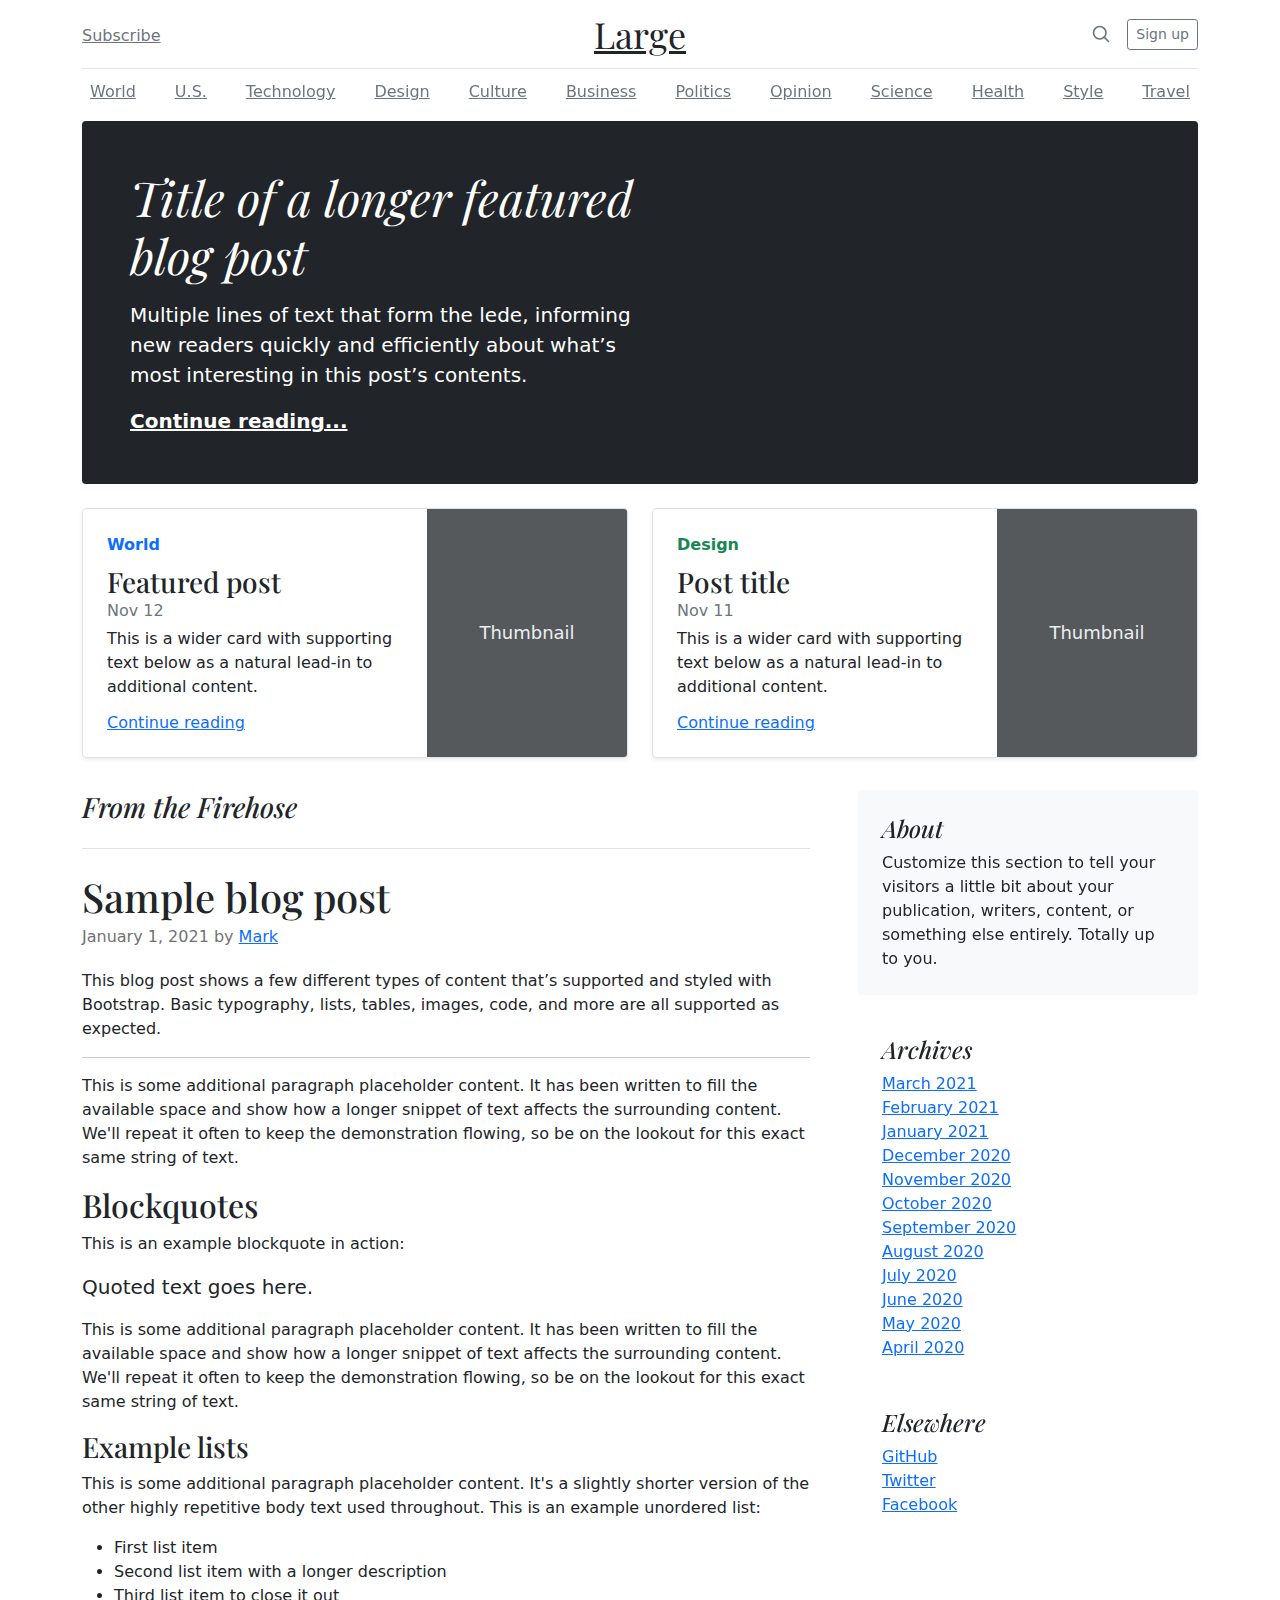
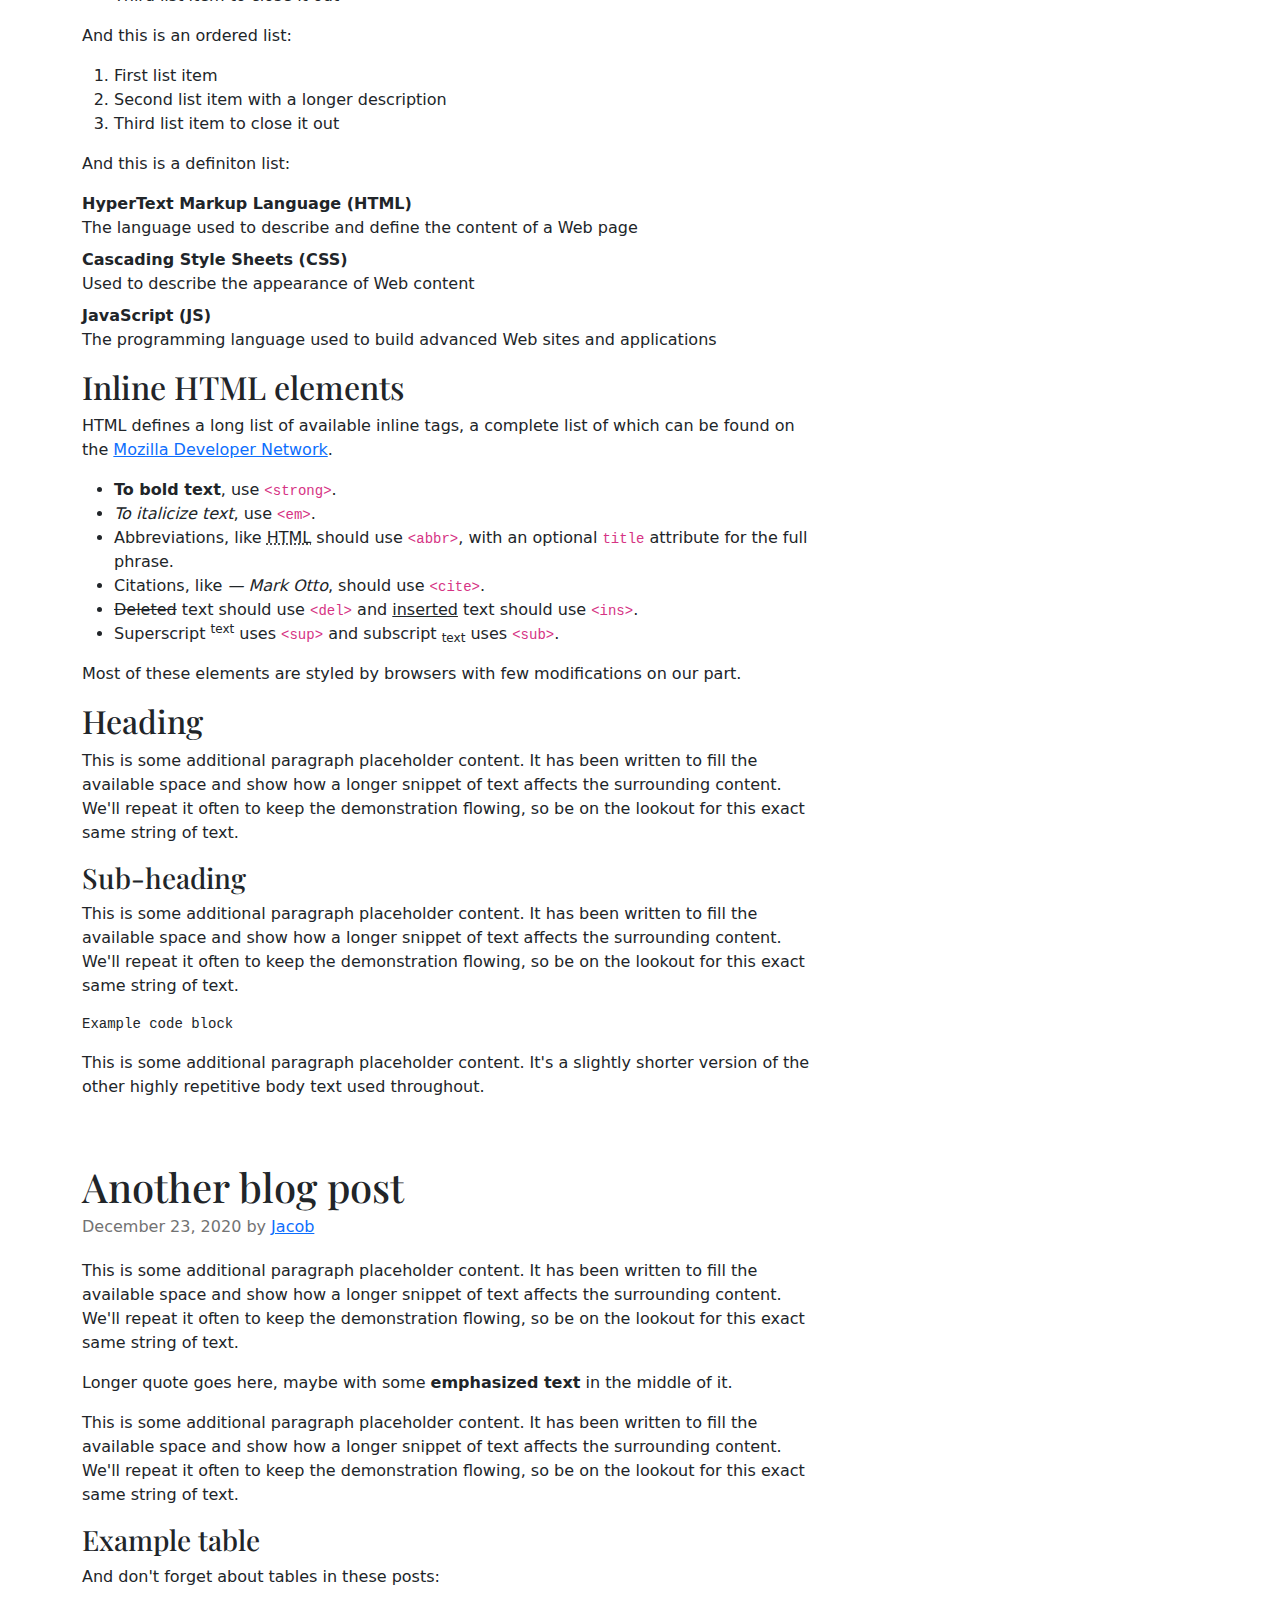
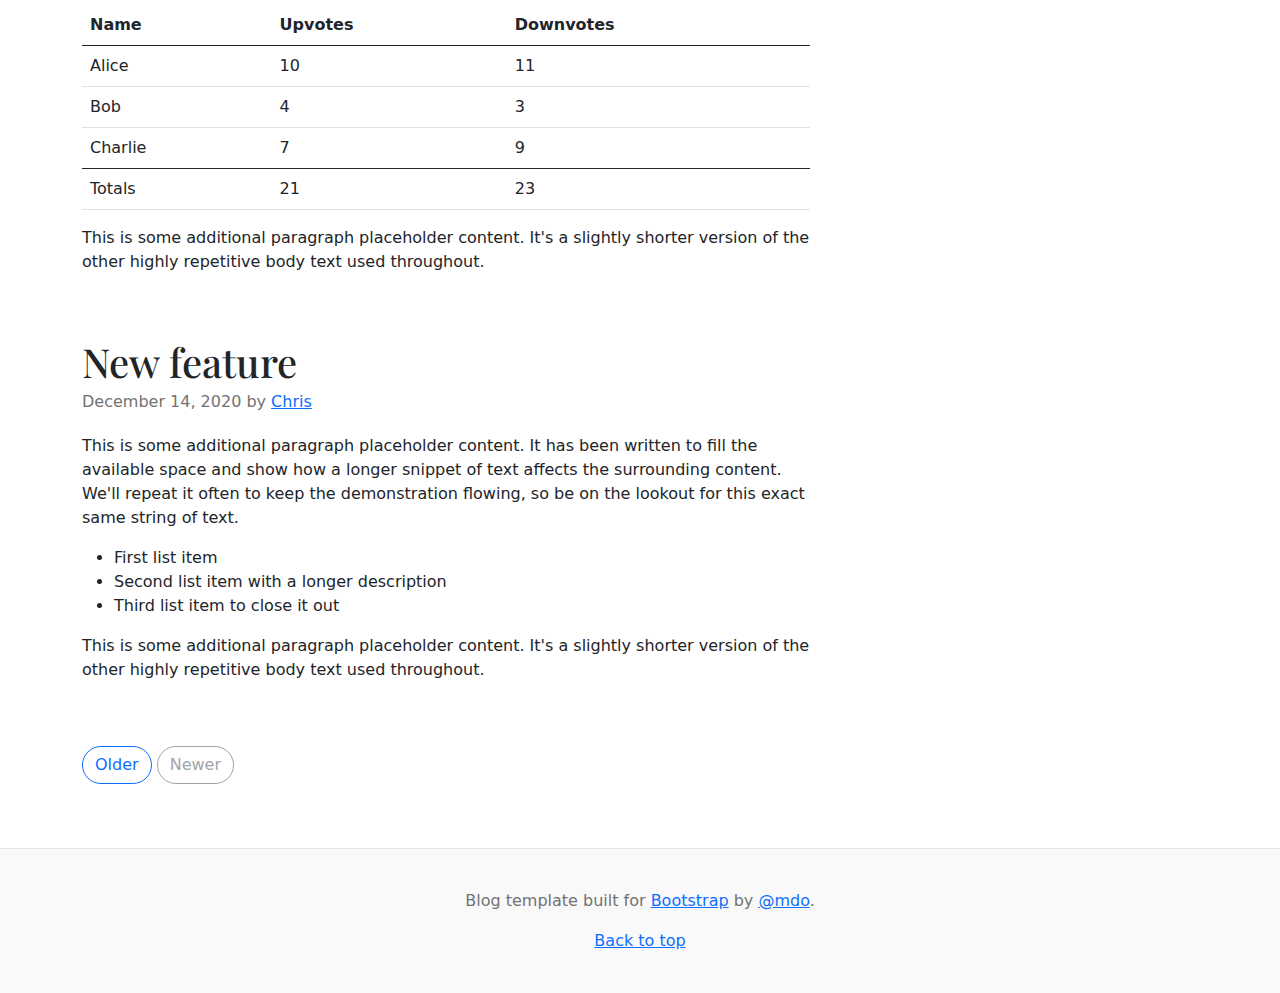
<file: bootstrap-5.0.2-examples/blog/index.html>
<!doctype html>
<html lang="en">
  <head>
    <meta charset="utf-8">
    <meta name="viewport" content="width=device-width, initial-scale=1">
    <meta name="description" content="">
    <meta name="author" content="Mark Otto, Jacob Thornton, and Bootstrap contributors">
    <meta name="generator" content="Hugo 0.84.0">
    <title>Blog Template · Bootstrap v5.0</title>

    <link rel="canonical" href="https://getbootstrap.com/docs/5.0/examples/blog/">

    

    <!-- Bootstrap core CSS -->
<link href="../assets/dist/css/bootstrap.min.css" rel="stylesheet">

    <style>
      .bd-placeholder-img {
        font-size: 1.125rem;
        text-anchor: middle;
        -webkit-user-select: none;
        -moz-user-select: none;
        user-select: none;
      }

      @media (min-width: 768px) {
        .bd-placeholder-img-lg {
          font-size: 3.5rem;
        }
      }
    </style>

    
    <!-- Custom styles for this template -->
    <link href="https://fonts.googleapis.com/css?family=Playfair&#43;Display:700,900&amp;display=swap" rel="stylesheet">
    <!-- Custom styles for this template -->
    <link href="blog.css" rel="stylesheet">
  </head>
  <body>
    
<div class="container">
  <header class="blog-header py-3">
    <div class="row flex-nowrap justify-content-between align-items-center">
      <div class="col-4 pt-1">
        <a class="link-secondary" href="#">Subscribe</a>
      </div>
      <div class="col-4 text-center">
        <a class="blog-header-logo text-dark" href="#">Large</a>
      </div>
      <div class="col-4 d-flex justify-content-end align-items-center">
        <a class="link-secondary" href="#" aria-label="Search">
          <svg xmlns="http://www.w3.org/2000/svg" width="20" height="20" fill="none" stroke="currentColor" stroke-linecap="round" stroke-linejoin="round" stroke-width="2" class="mx-3" role="img" viewBox="0 0 24 24"><title>Search</title><circle cx="10.5" cy="10.5" r="7.5"/><path d="M21 21l-5.2-5.2"/></svg>
        </a>
        <a class="btn btn-sm btn-outline-secondary" href="#">Sign up</a>
      </div>
    </div>
  </header>

  <div class="nav-scroller py-1 mb-2">
    <nav class="nav d-flex justify-content-between">
      <a class="p-2 link-secondary" href="#">World</a>
      <a class="p-2 link-secondary" href="#">U.S.</a>
      <a class="p-2 link-secondary" href="#">Technology</a>
      <a class="p-2 link-secondary" href="#">Design</a>
      <a class="p-2 link-secondary" href="#">Culture</a>
      <a class="p-2 link-secondary" href="#">Business</a>
      <a class="p-2 link-secondary" href="#">Politics</a>
      <a class="p-2 link-secondary" href="#">Opinion</a>
      <a class="p-2 link-secondary" href="#">Science</a>
      <a class="p-2 link-secondary" href="#">Health</a>
      <a class="p-2 link-secondary" href="#">Style</a>
      <a class="p-2 link-secondary" href="#">Travel</a>
    </nav>
  </div>
</div>

<main class="container">
  <div class="p-4 p-md-5 mb-4 text-white rounded bg-dark">
    <div class="col-md-6 px-0">
      <h1 class="display-4 fst-italic">Title of a longer featured blog post</h1>
      <p class="lead my-3">Multiple lines of text that form the lede, informing new readers quickly and efficiently about what’s most interesting in this post’s contents.</p>
      <p class="lead mb-0"><a href="#" class="text-white fw-bold">Continue reading...</a></p>
    </div>
  </div>

  <div class="row mb-2">
    <div class="col-md-6">
      <div class="row g-0 border rounded overflow-hidden flex-md-row mb-4 shadow-sm h-md-250 position-relative">
        <div class="col p-4 d-flex flex-column position-static">
          <strong class="d-inline-block mb-2 text-primary">World</strong>
          <h3 class="mb-0">Featured post</h3>
          <div class="mb-1 text-muted">Nov 12</div>
          <p class="card-text mb-auto">This is a wider card with supporting text below as a natural lead-in to additional content.</p>
          <a href="#" class="stretched-link">Continue reading</a>
        </div>
        <div class="col-auto d-none d-lg-block">
          <svg class="bd-placeholder-img" width="200" height="250" xmlns="http://www.w3.org/2000/svg" role="img" aria-label="Placeholder: Thumbnail" preserveAspectRatio="xMidYMid slice" focusable="false"><title>Placeholder</title><rect width="100%" height="100%" fill="#55595c"/><text x="50%" y="50%" fill="#eceeef" dy=".3em">Thumbnail</text></svg>

        </div>
      </div>
    </div>
    <div class="col-md-6">
      <div class="row g-0 border rounded overflow-hidden flex-md-row mb-4 shadow-sm h-md-250 position-relative">
        <div class="col p-4 d-flex flex-column position-static">
          <strong class="d-inline-block mb-2 text-success">Design</strong>
          <h3 class="mb-0">Post title</h3>
          <div class="mb-1 text-muted">Nov 11</div>
          <p class="mb-auto">This is a wider card with supporting text below as a natural lead-in to additional content.</p>
          <a href="#" class="stretched-link">Continue reading</a>
        </div>
        <div class="col-auto d-none d-lg-block">
          <svg class="bd-placeholder-img" width="200" height="250" xmlns="http://www.w3.org/2000/svg" role="img" aria-label="Placeholder: Thumbnail" preserveAspectRatio="xMidYMid slice" focusable="false"><title>Placeholder</title><rect width="100%" height="100%" fill="#55595c"/><text x="50%" y="50%" fill="#eceeef" dy=".3em">Thumbnail</text></svg>

        </div>
      </div>
    </div>
  </div>

  <div class="row g-5">
    <div class="col-md-8">
      <h3 class="pb-4 mb-4 fst-italic border-bottom">
        From the Firehose
      </h3>

      <article class="blog-post">
        <h2 class="blog-post-title">Sample blog post</h2>
        <p class="blog-post-meta">January 1, 2021 by <a href="#">Mark</a></p>

        <p>This blog post shows a few different types of content that’s supported and styled with Bootstrap. Basic typography, lists, tables, images, code, and more are all supported as expected.</p>
        <hr>
        <p>This is some additional paragraph placeholder content. It has been written to fill the available space and show how a longer snippet of text affects the surrounding content. We'll repeat it often to keep the demonstration flowing, so be on the lookout for this exact same string of text.</p>
        <h2>Blockquotes</h2>
        <p>This is an example blockquote in action:</p>
        <blockquote class="blockquote">
          <p>Quoted text goes here.</p>
        </blockquote>
        <p>This is some additional paragraph placeholder content. It has been written to fill the available space and show how a longer snippet of text affects the surrounding content. We'll repeat it often to keep the demonstration flowing, so be on the lookout for this exact same string of text.</p>
        <h3>Example lists</h3>
        <p>This is some additional paragraph placeholder content. It's a slightly shorter version of the other highly repetitive body text used throughout. This is an example unordered list:</p>
        <ul>
          <li>First list item</li>
          <li>Second list item with a longer description</li>
          <li>Third list item to close it out</li>
        </ul>
        <p>And this is an ordered list:</p>
        <ol>
          <li>First list item</li>
          <li>Second list item with a longer description</li>
          <li>Third list item to close it out</li>
        </ol>
        <p>And this is a definiton list:</p>
        <dl>
          <dt>HyperText Markup Language (HTML)</dt>
          <dd>The language used to describe and define the content of a Web page</dd>
          <dt>Cascading Style Sheets (CSS)</dt>
          <dd>Used to describe the appearance of Web content</dd>
          <dt>JavaScript (JS)</dt>
          <dd>The programming language used to build advanced Web sites and applications</dd>
        </dl>
        <h2>Inline HTML elements</h2>
        <p>HTML defines a long list of available inline tags, a complete list of which can be found on the <a href="https://developer.mozilla.org/en-US/docs/Web/HTML/Element">Mozilla Developer Network</a>.</p>
        <ul>
          <li><strong>To bold text</strong>, use <code class="language-plaintext highlighter-rouge">&lt;strong&gt;</code>.</li>
          <li><em>To italicize text</em>, use <code class="language-plaintext highlighter-rouge">&lt;em&gt;</code>.</li>
          <li>Abbreviations, like <abbr title="HyperText Markup Langage">HTML</abbr> should use <code class="language-plaintext highlighter-rouge">&lt;abbr&gt;</code>, with an optional <code class="language-plaintext highlighter-rouge">title</code> attribute for the full phrase.</li>
          <li>Citations, like <cite>— Mark Otto</cite>, should use <code class="language-plaintext highlighter-rouge">&lt;cite&gt;</code>.</li>
          <li><del>Deleted</del> text should use <code class="language-plaintext highlighter-rouge">&lt;del&gt;</code> and <ins>inserted</ins> text should use <code class="language-plaintext highlighter-rouge">&lt;ins&gt;</code>.</li>
          <li>Superscript <sup>text</sup> uses <code class="language-plaintext highlighter-rouge">&lt;sup&gt;</code> and subscript <sub>text</sub> uses <code class="language-plaintext highlighter-rouge">&lt;sub&gt;</code>.</li>
        </ul>
        <p>Most of these elements are styled by browsers with few modifications on our part.</p>
        <h2>Heading</h2>
        <p>This is some additional paragraph placeholder content. It has been written to fill the available space and show how a longer snippet of text affects the surrounding content. We'll repeat it often to keep the demonstration flowing, so be on the lookout for this exact same string of text.</p>
        <h3>Sub-heading</h3>
        <p>This is some additional paragraph placeholder content. It has been written to fill the available space and show how a longer snippet of text affects the surrounding content. We'll repeat it often to keep the demonstration flowing, so be on the lookout for this exact same string of text.</p>
        <pre><code>Example code block</code></pre>
        <p>This is some additional paragraph placeholder content. It's a slightly shorter version of the other highly repetitive body text used throughout.</p>
      </article>

      <article class="blog-post">
        <h2 class="blog-post-title">Another blog post</h2>
        <p class="blog-post-meta">December 23, 2020 by <a href="#">Jacob</a></p>

        <p>This is some additional paragraph placeholder content. It has been written to fill the available space and show how a longer snippet of text affects the surrounding content. We'll repeat it often to keep the demonstration flowing, so be on the lookout for this exact same string of text.</p>
        <blockquote>
          <p>Longer quote goes here, maybe with some <strong>emphasized text</strong> in the middle of it.</p>
        </blockquote>
        <p>This is some additional paragraph placeholder content. It has been written to fill the available space and show how a longer snippet of text affects the surrounding content. We'll repeat it often to keep the demonstration flowing, so be on the lookout for this exact same string of text.</p>
        <h3>Example table</h3>
        <p>And don't forget about tables in these posts:</p>
        <table class="table">
          <thead>
            <tr>
              <th>Name</th>
              <th>Upvotes</th>
              <th>Downvotes</th>
            </tr>
          </thead>
          <tbody>
            <tr>
              <td>Alice</td>
              <td>10</td>
              <td>11</td>
            </tr>
            <tr>
              <td>Bob</td>
              <td>4</td>
              <td>3</td>
            </tr>
            <tr>
              <td>Charlie</td>
              <td>7</td>
              <td>9</td>
            </tr>
          </tbody>
          <tfoot>
            <tr>
              <td>Totals</td>
              <td>21</td>
              <td>23</td>
            </tr>
          </tfoot>
        </table>

        <p>This is some additional paragraph placeholder content. It's a slightly shorter version of the other highly repetitive body text used throughout.</p>
      </article>

      <article class="blog-post">
        <h2 class="blog-post-title">New feature</h2>
        <p class="blog-post-meta">December 14, 2020 by <a href="#">Chris</a></p>

        <p>This is some additional paragraph placeholder content. It has been written to fill the available space and show how a longer snippet of text affects the surrounding content. We'll repeat it often to keep the demonstration flowing, so be on the lookout for this exact same string of text.</p>
        <ul>
          <li>First list item</li>
          <li>Second list item with a longer description</li>
          <li>Third list item to close it out</li>
        </ul>
        <p>This is some additional paragraph placeholder content. It's a slightly shorter version of the other highly repetitive body text used throughout.</p>
      </article>

      <nav class="blog-pagination" aria-label="Pagination">
        <a class="btn btn-outline-primary" href="#">Older</a>
        <a class="btn btn-outline-secondary disabled" href="#" tabindex="-1" aria-disabled="true">Newer</a>
      </nav>

    </div>

    <div class="col-md-4">
      <div class="position-sticky" style="top: 2rem;">
        <div class="p-4 mb-3 bg-light rounded">
          <h4 class="fst-italic">About</h4>
          <p class="mb-0">Customize this section to tell your visitors a little bit about your publication, writers, content, or something else entirely. Totally up to you.</p>
        </div>

        <div class="p-4">
          <h4 class="fst-italic">Archives</h4>
          <ol class="list-unstyled mb-0">
            <li><a href="#">March 2021</a></li>
            <li><a href="#">February 2021</a></li>
            <li><a href="#">January 2021</a></li>
            <li><a href="#">December 2020</a></li>
            <li><a href="#">November 2020</a></li>
            <li><a href="#">October 2020</a></li>
            <li><a href="#">September 2020</a></li>
            <li><a href="#">August 2020</a></li>
            <li><a href="#">July 2020</a></li>
            <li><a href="#">June 2020</a></li>
            <li><a href="#">May 2020</a></li>
            <li><a href="#">April 2020</a></li>
          </ol>
        </div>

        <div class="p-4">
          <h4 class="fst-italic">Elsewhere</h4>
          <ol class="list-unstyled">
            <li><a href="#">GitHub</a></li>
            <li><a href="#">Twitter</a></li>
            <li><a href="#">Facebook</a></li>
          </ol>
        </div>
      </div>
    </div>
  </div>

</main>

<footer class="blog-footer">
  <p>Blog template built for <a href="https://getbootstrap.com/">Bootstrap</a> by <a href="https://twitter.com/mdo">@mdo</a>.</p>
  <p>
    <a href="#">Back to top</a>
  </p>
</footer>


    
  </body>
</html>
</file>
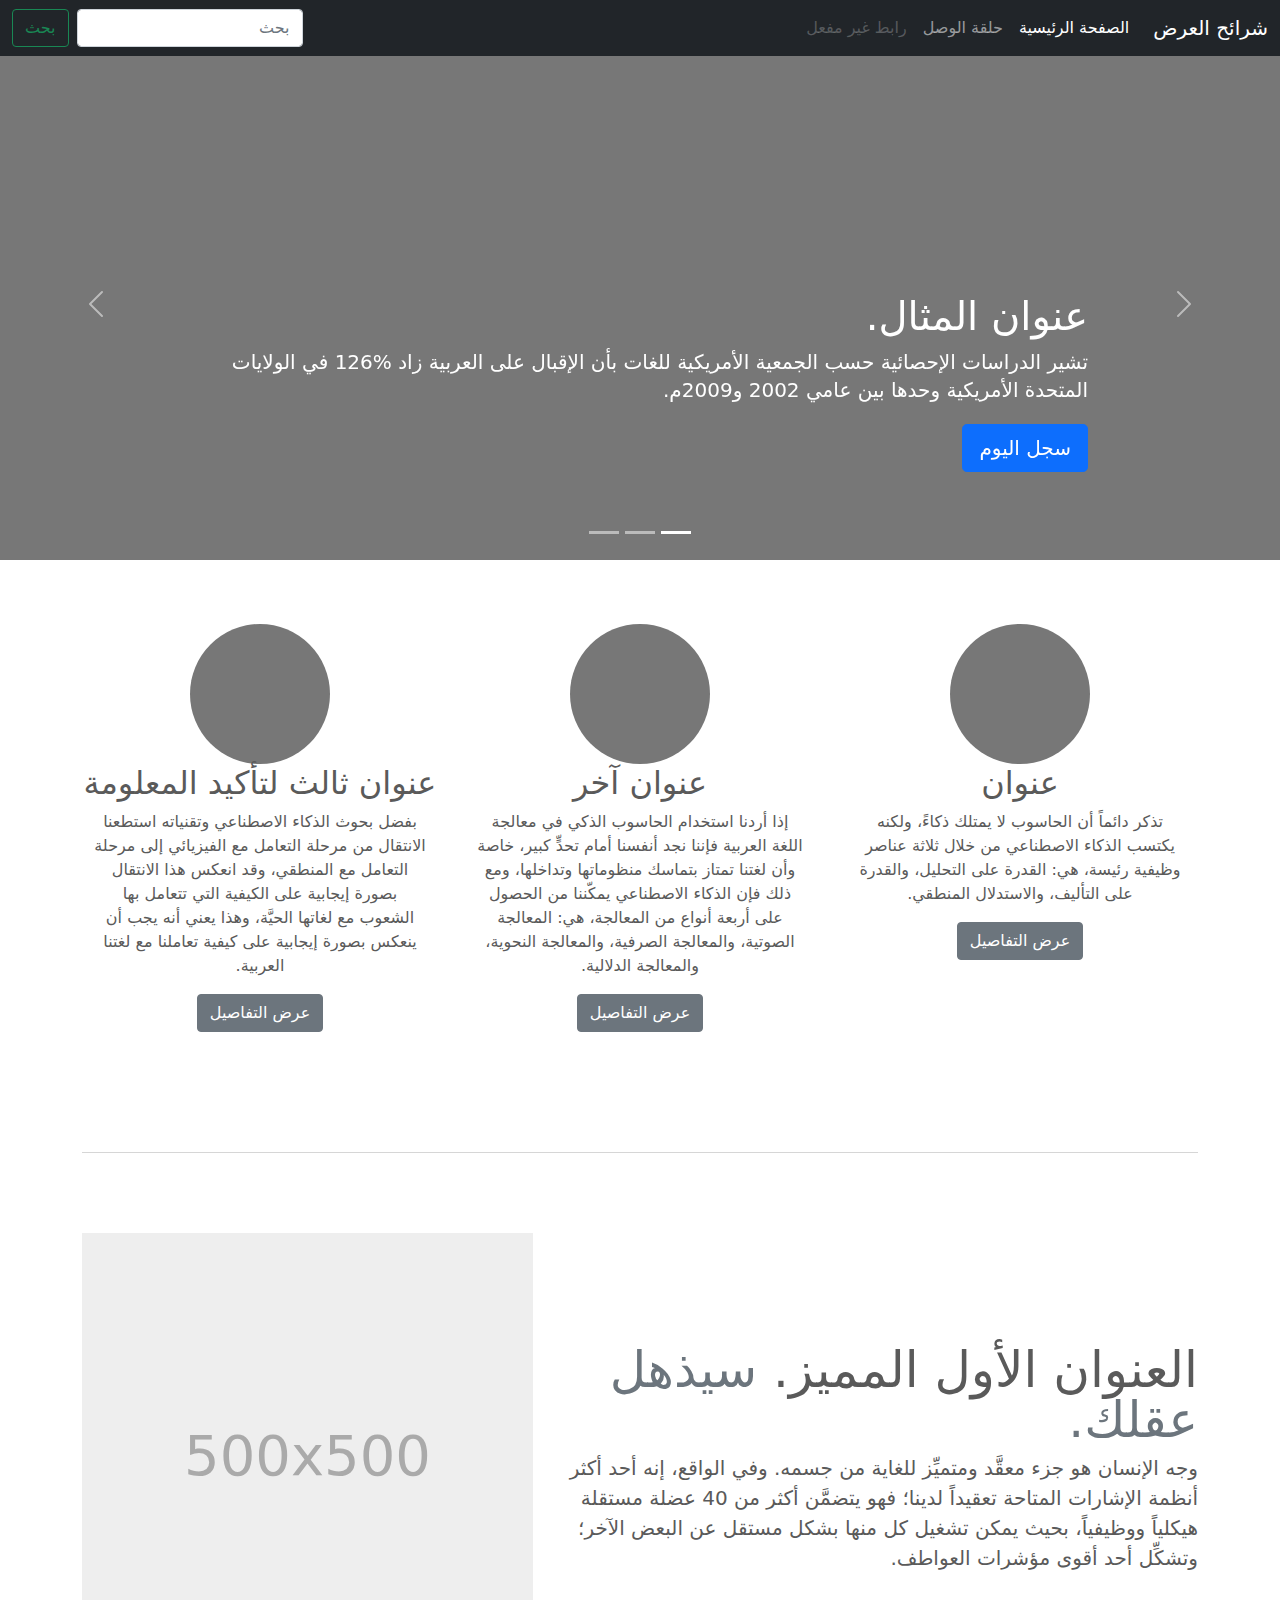
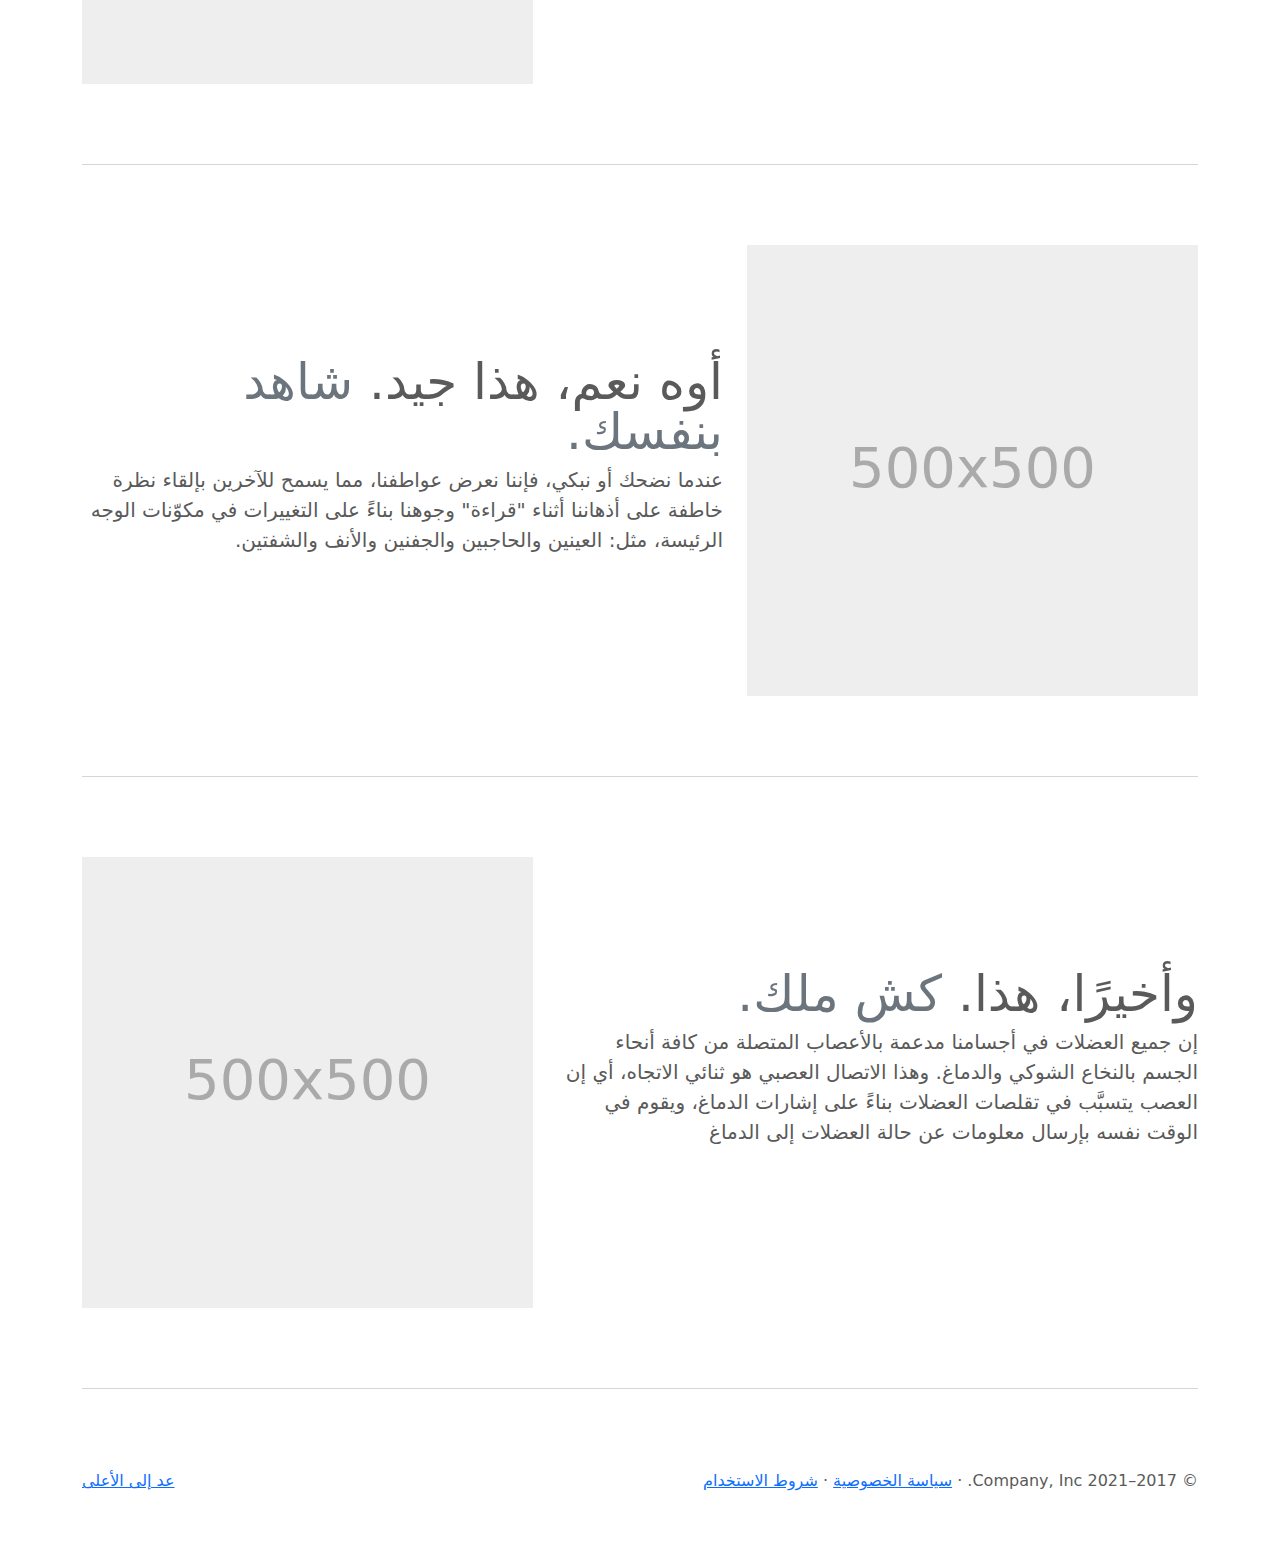
<file: bootstrap-5.0.2-examples/carousel-rtl/index.html>
<!doctype html>
<html lang="ar" dir="rtl">
  <head>
    <meta charset="utf-8">
    <meta name="viewport" content="width=device-width, initial-scale=1">
    <meta name="description" content="">
    <meta name="author" content="Mark Otto, Jacob Thornton, and Bootstrap contributors">
    <meta name="generator" content="Hugo 0.84.0">
    <title>قالب  شرائح العرض · Bootstrap v5.0</title>

    <link rel="canonical" href="https://getbootstrap.com/docs/5.0/examples/carousel-rtl/">

    

    <!-- Bootstrap core CSS -->
<link href="../assets/dist/css/bootstrap.rtl.min.css" rel="stylesheet">

    <style>
      .bd-placeholder-img {
        font-size: 1.125rem;
        text-anchor: middle;
        -webkit-user-select: none;
        -moz-user-select: none;
        user-select: none;
      }

      @media (min-width: 768px) {
        .bd-placeholder-img-lg {
          font-size: 3.5rem;
        }
      }
    </style>

    
    <!-- Custom styles for this template -->
    <link href="../carousel/carousel.rtl.css" rel="stylesheet">
  </head>
  <body>
    
<header>
  <nav class="navbar navbar-expand-md navbar-dark fixed-top bg-dark">
    <div class="container-fluid">
      <a class="navbar-brand" href="#">شرائح العرض</a>
      <button class="navbar-toggler" type="button" data-bs-toggle="collapse" data-bs-target="#navbarCollapse" aria-controls="navbarCollapse" aria-expanded="false" aria-label="تبديل التنقل">
        <span class="navbar-toggler-icon"></span>
      </button>
      <div class="collapse navbar-collapse" id="navbarCollapse">
        <ul class="navbar-nav me-auto mb-2 mb-md-0">
          <li class="nav-item">
            <a class="nav-link active" aria-current="page" href="#">الصفحة الرئيسية</a>
          </li>
          <li class="nav-item">
            <a class="nav-link" href="#">حلقة الوصل</a>
          </li>
          <li class="nav-item">
            <a class="nav-link disabled" href="#" tabindex="-1" aria-disabled="true">رابط غير مفعل</a>
          </li>
        </ul>
        <form class="d-flex">
          <input class="form-control me-2" type="search" placeholder="بحث" aria-label="بحث">
          <button class="btn btn-outline-success" type="submit">بحث</button>
        </form>
      </div>
    </div>
  </nav>
</header>

<main>

  <div id="myCarousel" class="carousel slide" data-bs-ride="carousel">
    <div class="carousel-indicators">
      <button type="button" data-bs-target="#myCarousel" data-bs-slide-to="0" class="active" aria-current="true" aria-label="Slide 1"></button>
      <button type="button" data-bs-target="#myCarousel" data-bs-slide-to="1" aria-label="Slide 2"></button>
      <button type="button" data-bs-target="#myCarousel" data-bs-slide-to="2" aria-label="Slide 3"></button>
    </div>
    <div class="carousel-inner">
      <div class="carousel-item active">
        <svg class="bd-placeholder-img" width="100%" height="100%" xmlns="http://www.w3.org/2000/svg" aria-hidden="true" preserveAspectRatio="xMidYMid slice" focusable="false"><rect width="100%" height="100%" fill="#777"/></svg>

        <div class="container">
          <div class="carousel-caption text-start">
            <h1>عنوان المثال.</h1>
            <p>تشير الدراسات الإحصائية حسب الجمعية الأمريكية للغات بأن الإقبال على العربية زاد %126 في الولايات المتحدة الأمريكية وحدها بين عامي 2002 و2009م.</p>
            <p><a class="btn btn-lg btn-primary" href="#">سجل اليوم</a></p>
          </div>
        </div>
      </div>
      <div class="carousel-item">
        <svg class="bd-placeholder-img" width="100%" height="100%" xmlns="http://www.w3.org/2000/svg" aria-hidden="true" preserveAspectRatio="xMidYMid slice" focusable="false"><rect width="100%" height="100%" fill="#777"/></svg>

        <div class="container">
          <div class="carousel-caption">
            <h1>عنوان مثال آخر.</h1>
            <p>حسب المجلس الثقافي البريطاني فإن تعليم الإنجليزية داخل بريطانيا يسهم في تعزيز اقتصادها بما يتجاوز ملياري جنيه سنوياً، كما أنه وفر أكثر من 26 ألف وظيفة.</p>
            <p><a class="btn btn-lg btn-primary" href="#">أعرف أكثر</a></p>
          </div>
        </div>
      </div>
      <div class="carousel-item">
        <svg class="bd-placeholder-img" width="100%" height="100%" xmlns="http://www.w3.org/2000/svg" aria-hidden="true" preserveAspectRatio="xMidYMid slice" focusable="false"><rect width="100%" height="100%" fill="#777"/></svg>

        <div class="container">
          <div class="carousel-caption text-end">
            <h1>واحد أكثر لقياس جيد.</h1>
            <p>الإحصاءات لحجم الاستثمار اللغوي خارج بريطانيا تتفاوت من سنة لأخرى إلا أن المدير التنفيذي للمجلس الثقافي البريطاني إدي بايرز يرى أن استثمار تعليم الإنجليزية في الخارج لا يحسب على المستوى المالي فحسب بل على المستوى السياسي أيضاً.</p>
            <p><a class="btn btn-lg btn-primary" href="#">تصفح المعرض</a></p>
          </div>
        </div>
      </div>
    </div>
    <button class="carousel-control-prev" type="button" data-bs-target="#myCarousel" data-bs-slide="prev">
      <span class="carousel-control-prev-icon" aria-hidden="true"></span>
      <span class="visually-hidden">السابق</span>
    </button>
    <button class="carousel-control-next" type="button" data-bs-target="#myCarousel" data-bs-slide="next">
      <span class="carousel-control-next-icon" aria-hidden="true"></span>
      <span class="visually-hidden">التالي</span>
    </button>
  </div>


  <!-- Marketing messaging and featurettes
  ================================================== -->
  <!-- Wrap the rest of the page in another container to center all the content. -->

  <div class="container marketing">

    <!-- Three columns of text below the carousel -->
    <div class="row">
      <div class="col-lg-4">
        <svg class="bd-placeholder-img rounded-circle" width="140" height="140" xmlns="http://www.w3.org/2000/svg" role="img" aria-label="Placeholder: 140x140" preserveAspectRatio="xMidYMid slice" focusable="false"><title>Placeholder</title><rect width="100%" height="100%" fill="#777"/><text x="50%" y="50%" fill="#777" dy=".3em">140x140</text></svg>

        <h2>عنوان</h2>
        <p>تذكر دائماً أن الحاسوب لا يمتلك ذكاءً، ولكنه يكتسب الذكاء الاصطناعي من خلال ثلاثة عناصر وظيفية رئيسة، هي: القدرة على التحليل، والقدرة على التأليف، والاستدلال المنطقي.</p>
        <p><a class="btn btn-secondary" href="#">عرض التفاصيل</a></p>
      </div><!-- /.col-lg-4 -->
      <div class="col-lg-4">
        <svg class="bd-placeholder-img rounded-circle" width="140" height="140" xmlns="http://www.w3.org/2000/svg" role="img" aria-label="Placeholder: 140x140" preserveAspectRatio="xMidYMid slice" focusable="false"><title>Placeholder</title><rect width="100%" height="100%" fill="#777"/><text x="50%" y="50%" fill="#777" dy=".3em">140x140</text></svg>

        <h2>عنوان آخر</h2>
        <p>إذا أردنا استخدام الحاسوب الذكي في معالجة اللغة العربية فإننا نجد أنفسنا أمام تحدٍّ كبير، خاصة وأن لغتنا تمتاز بتماسك منظوماتها وتداخلها، ومع ذلك فإن الذكاء الاصطناعي يمكّننا من الحصول على أربعة أنواع من المعالجة، هي: المعالجة الصوتية، والمعالجة الصرفية، والمعالجة النحوية، والمعالجة الدلالية.</p>
        <p><a class="btn btn-secondary" href="#">عرض التفاصيل</a></p>
      </div><!-- /.col-lg-4 -->
      <div class="col-lg-4">
        <svg class="bd-placeholder-img rounded-circle" width="140" height="140" xmlns="http://www.w3.org/2000/svg" role="img" aria-label="Placeholder: 140x140" preserveAspectRatio="xMidYMid slice" focusable="false"><title>Placeholder</title><rect width="100%" height="100%" fill="#777"/><text x="50%" y="50%" fill="#777" dy=".3em">140x140</text></svg>

        <h2>عنوان ثالث لتأكيد المعلومة</h2>
        <p>بفضل بحوث الذكاء الاصطناعي وتقنياته استطعنا الانتقال من مرحلة التعامل مع الفيزيائي إلى مرحلة التعامل مع المنطقي، وقد انعكس هذا الانتقال بصورة إيجابية على الكيفية التي تتعامل بها الشعوب مع لغاتها الحيَّة، وهذا يعني أنه يجب أن ينعكس بصورة إيجابية على كيفية تعاملنا مع لغتنا العربية.</p>
        <p><a class="btn btn-secondary" href="#">عرض التفاصيل</a></p>
      </div><!-- /.col-lg-4 -->
    </div><!-- /.row -->


    <!-- START THE FEATURETTES -->

    <hr class="featurette-divider">

    <div class="row featurette">
      <div class="col-md-7">
        <h2 class="featurette-heading">العنوان الأول المميز. <span class="text-muted"> سيذهل عقلك. </span></h2>
        <p class="lead">وجه الإنسان هو جزء معقَّد ومتميِّز للغاية من جسمه. وفي الواقع، إنه أحد أكثر أنظمة الإشارات المتاحة تعقيداً لدينا؛ فهو يتضمَّن أكثر من 40 عضلة مستقلة هيكلياً ووظيفياً، بحيث يمكن تشغيل كل منها بشكل مستقل عن البعض الآخر؛ وتشكِّل أحد أقوى مؤشرات العواطف.</p>
      </div>
      <div class="col-md-5">
        <svg class="bd-placeholder-img bd-placeholder-img-lg featurette-image img-fluid mx-auto" width="500" height="500" xmlns="http://www.w3.org/2000/svg" role="img" aria-label="Placeholder: 500x500" preserveAspectRatio="xMidYMid slice" focusable="false"><title>Placeholder</title><rect width="100%" height="100%" fill="#eee"/><text x="50%" y="50%" fill="#aaa" dy=".3em">500x500</text></svg>

      </div>
    </div>

    <hr class="featurette-divider">

    <div class="row featurette">
      <div class="col-md-7 order-md-2">
        <h2 class="featurette-heading">أوه نعم، هذا جيد. <span class="text-muted"> شاهد بنفسك. </span></h2>
        <p class="lead">عندما نضحك أو نبكي، فإننا نعرض عواطفنا، مما يسمح للآخرين بإلقاء نظرة خاطفة على أذهاننا أثناء "قراءة" وجوهنا بناءً على التغييرات في مكوّنات الوجه الرئيسة، مثل: العينين والحاجبين والجفنين والأنف والشفتين.</p>
      </div>
      <div class="col-md-5 order-md-1">
        <svg class="bd-placeholder-img bd-placeholder-img-lg featurette-image img-fluid mx-auto" width="500" height="500" xmlns="http://www.w3.org/2000/svg" role="img" aria-label="Placeholder: 500x500" preserveAspectRatio="xMidYMid slice" focusable="false"><title>Placeholder</title><rect width="100%" height="100%" fill="#eee"/><text x="50%" y="50%" fill="#aaa" dy=".3em">500x500</text></svg>

      </div>
    </div>

    <hr class="featurette-divider">

    <div class="row featurette">
      <div class="col-md-7">
        <h2 class="featurette-heading">وأخيرًا، هذا. <span class="text-muted"> كش ملك. </span></h2>
        <p class="lead">إن جميع العضلات في أجسامنا مدعمة بالأعصاب المتصلة من كافة أنحاء الجسم بالنخاع الشوكي والدماغ. وهذا الاتصال العصبي هو ثنائي الاتجاه، أي إن العصب يتسبَّب في تقلصات العضلات بناءً على إشارات الدماغ، ويقوم في الوقت نفسه بإرسال معلومات عن حالة العضلات إلى الدماغ</p>
      </div>
      <div class="col-md-5">
        <svg class="bd-placeholder-img bd-placeholder-img-lg featurette-image img-fluid mx-auto" width="500" height="500" xmlns="http://www.w3.org/2000/svg" role="img" aria-label="Placeholder: 500x500" preserveAspectRatio="xMidYMid slice" focusable="false"><title>Placeholder</title><rect width="100%" height="100%" fill="#eee"/><text x="50%" y="50%" fill="#aaa" dy=".3em">500x500</text></svg>

      </div>
    </div>

    <hr class="featurette-divider">

    <!-- /END THE FEATURETTES -->

  </div><!-- /.container -->


  <!-- FOOTER -->
  <footer class="container">
    <p class="float-end"><a href="#">عد إلى الأعلى</a></p>
    <p>&copy; 2017–2021 Company, Inc. &middot; <a href="#">سياسة الخصوصية</a> &middot; <a href="#">شروط الاستخدام</a></p>
  </footer>
</main>


    <script src="../assets/dist/js/bootstrap.bundle.min.js"></script>

      
  </body>
</html>
</file>
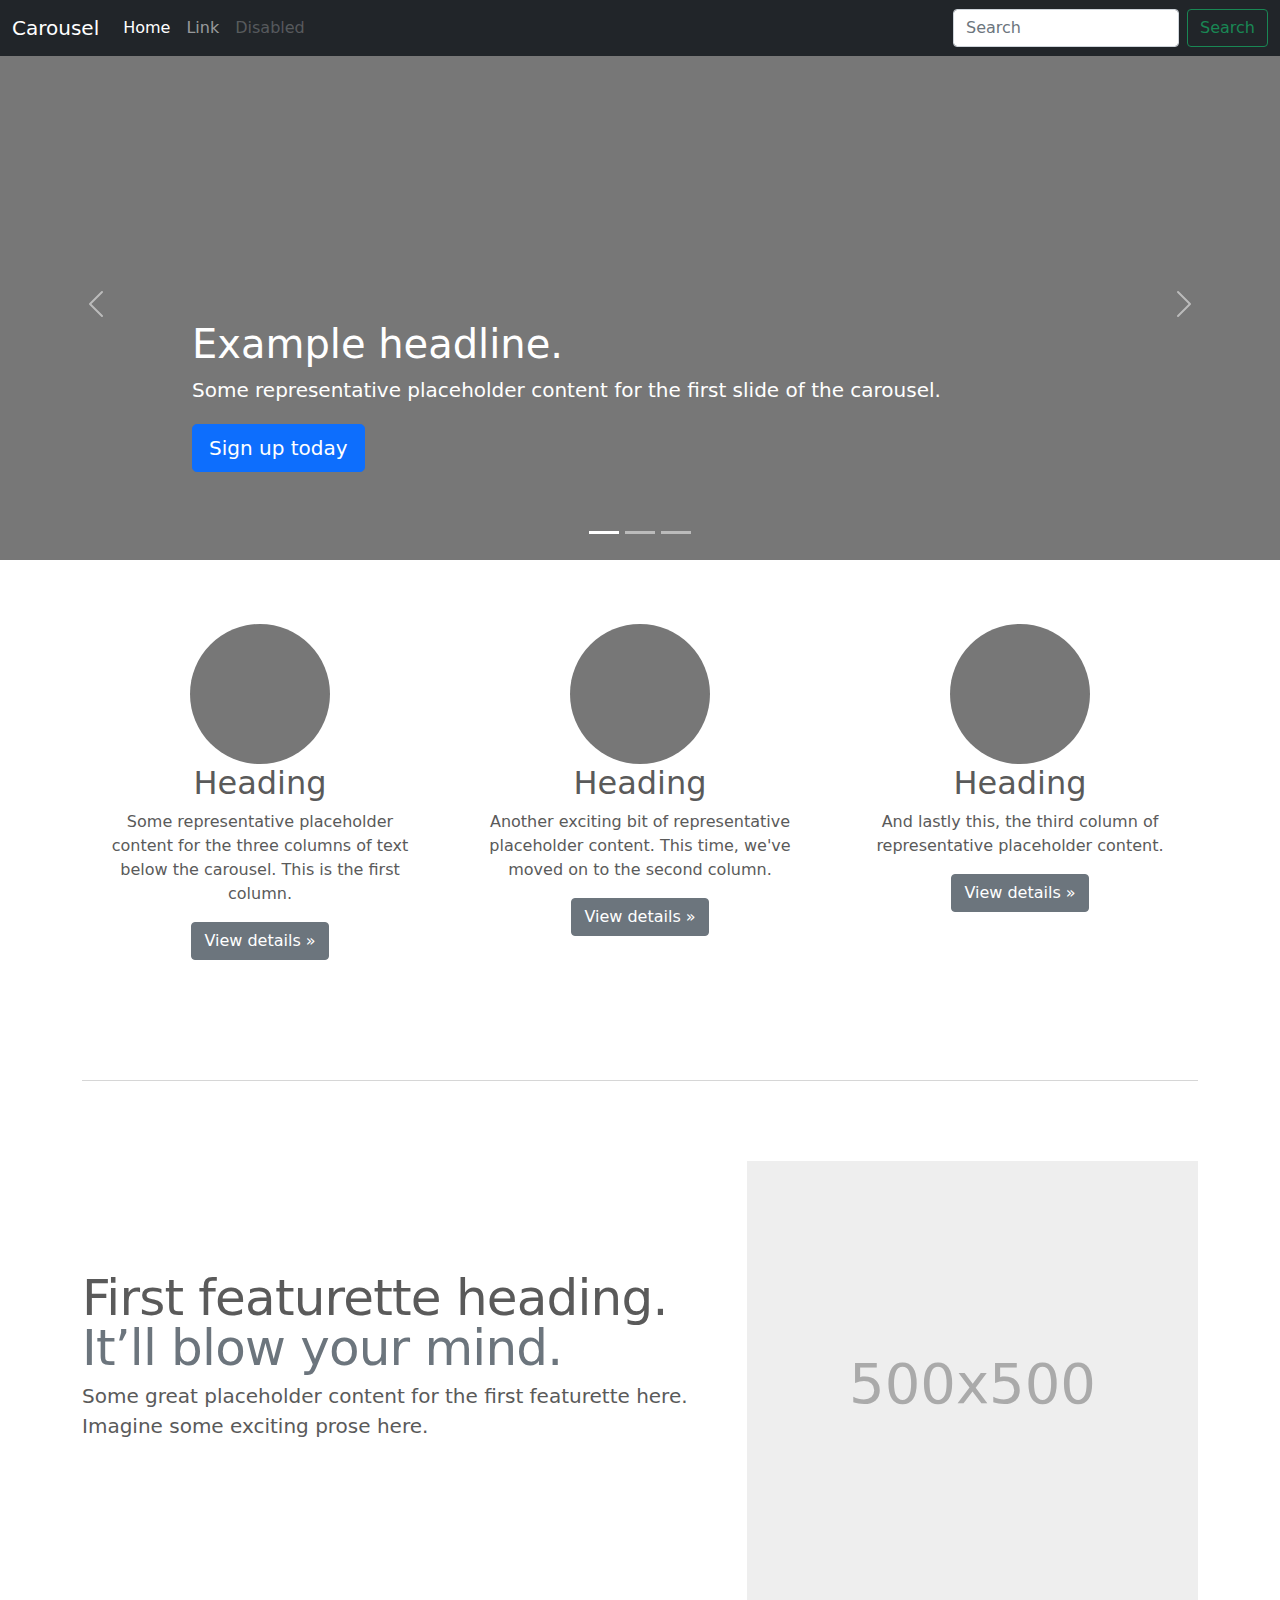
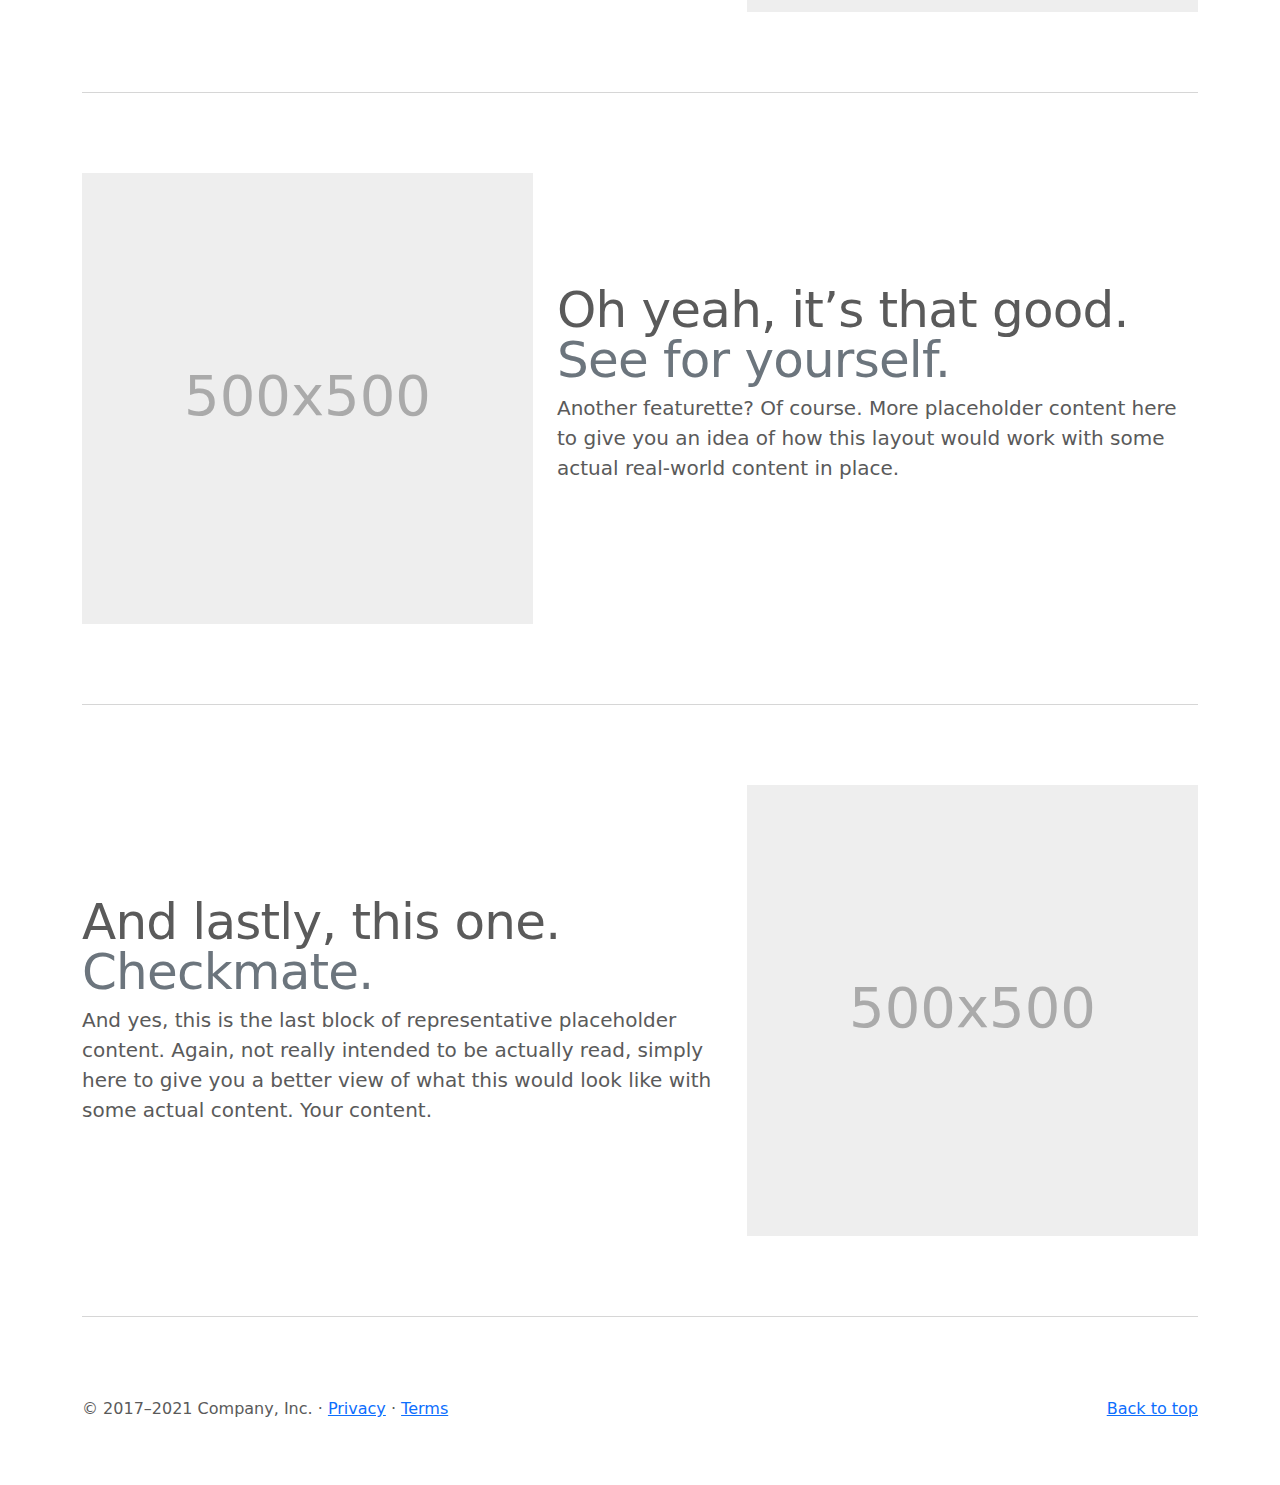
<file: bootstrap-5.0.2-examples/carousel/index.html>
<!doctype html>
<html lang="en">
  <head>
    <meta charset="utf-8">
    <meta name="viewport" content="width=device-width, initial-scale=1">
    <meta name="description" content="">
    <meta name="author" content="Mark Otto, Jacob Thornton, and Bootstrap contributors">
    <meta name="generator" content="Hugo 0.84.0">
    <title>Carousel Template · Bootstrap v5.0</title>

    <link rel="canonical" href="https://getbootstrap.com/docs/5.0/examples/carousel/">

    

    <!-- Bootstrap core CSS -->
<link href="../assets/dist/css/bootstrap.min.css" rel="stylesheet">

    <style>
      .bd-placeholder-img {
        font-size: 1.125rem;
        text-anchor: middle;
        -webkit-user-select: none;
        -moz-user-select: none;
        user-select: none;
      }

      @media (min-width: 768px) {
        .bd-placeholder-img-lg {
          font-size: 3.5rem;
        }
      }
    </style>

    
    <!-- Custom styles for this template -->
    <link href="carousel.css" rel="stylesheet">
  </head>
  <body>
    
<header>
  <nav class="navbar navbar-expand-md navbar-dark fixed-top bg-dark">
    <div class="container-fluid">
      <a class="navbar-brand" href="#">Carousel</a>
      <button class="navbar-toggler" type="button" data-bs-toggle="collapse" data-bs-target="#navbarCollapse" aria-controls="navbarCollapse" aria-expanded="false" aria-label="Toggle navigation">
        <span class="navbar-toggler-icon"></span>
      </button>
      <div class="collapse navbar-collapse" id="navbarCollapse">
        <ul class="navbar-nav me-auto mb-2 mb-md-0">
          <li class="nav-item">
            <a class="nav-link active" aria-current="page" href="#">Home</a>
          </li>
          <li class="nav-item">
            <a class="nav-link" href="#">Link</a>
          </li>
          <li class="nav-item">
            <a class="nav-link disabled" href="#" tabindex="-1" aria-disabled="true">Disabled</a>
          </li>
        </ul>
        <form class="d-flex">
          <input class="form-control me-2" type="search" placeholder="Search" aria-label="Search">
          <button class="btn btn-outline-success" type="submit">Search</button>
        </form>
      </div>
    </div>
  </nav>
</header>

<main>

  <div id="myCarousel" class="carousel slide" data-bs-ride="carousel">
    <div class="carousel-indicators">
      <button type="button" data-bs-target="#myCarousel" data-bs-slide-to="0" class="active" aria-current="true" aria-label="Slide 1"></button>
      <button type="button" data-bs-target="#myCarousel" data-bs-slide-to="1" aria-label="Slide 2"></button>
      <button type="button" data-bs-target="#myCarousel" data-bs-slide-to="2" aria-label="Slide 3"></button>
    </div>
    <div class="carousel-inner">
      <div class="carousel-item active">
        <svg class="bd-placeholder-img" width="100%" height="100%" xmlns="http://www.w3.org/2000/svg" aria-hidden="true" preserveAspectRatio="xMidYMid slice" focusable="false"><rect width="100%" height="100%" fill="#777"/></svg>

        <div class="container">
          <div class="carousel-caption text-start">
            <h1>Example headline.</h1>
            <p>Some representative placeholder content for the first slide of the carousel.</p>
            <p><a class="btn btn-lg btn-primary" href="#">Sign up today</a></p>
          </div>
        </div>
      </div>
      <div class="carousel-item">
        <svg class="bd-placeholder-img" width="100%" height="100%" xmlns="http://www.w3.org/2000/svg" aria-hidden="true" preserveAspectRatio="xMidYMid slice" focusable="false"><rect width="100%" height="100%" fill="#777"/></svg>

        <div class="container">
          <div class="carousel-caption">
            <h1>Another example headline.</h1>
            <p>Some representative placeholder content for the second slide of the carousel.</p>
            <p><a class="btn btn-lg btn-primary" href="#">Learn more</a></p>
          </div>
        </div>
      </div>
      <div class="carousel-item">
        <svg class="bd-placeholder-img" width="100%" height="100%" xmlns="http://www.w3.org/2000/svg" aria-hidden="true" preserveAspectRatio="xMidYMid slice" focusable="false"><rect width="100%" height="100%" fill="#777"/></svg>

        <div class="container">
          <div class="carousel-caption text-end">
            <h1>One more for good measure.</h1>
            <p>Some representative placeholder content for the third slide of this carousel.</p>
            <p><a class="btn btn-lg btn-primary" href="#">Browse gallery</a></p>
          </div>
        </div>
      </div>
    </div>
    <button class="carousel-control-prev" type="button" data-bs-target="#myCarousel" data-bs-slide="prev">
      <span class="carousel-control-prev-icon" aria-hidden="true"></span>
      <span class="visually-hidden">Previous</span>
    </button>
    <button class="carousel-control-next" type="button" data-bs-target="#myCarousel" data-bs-slide="next">
      <span class="carousel-control-next-icon" aria-hidden="true"></span>
      <span class="visually-hidden">Next</span>
    </button>
  </div>


  <!-- Marketing messaging and featurettes
  ================================================== -->
  <!-- Wrap the rest of the page in another container to center all the content. -->

  <div class="container marketing">

    <!-- Three columns of text below the carousel -->
    <div class="row">
      <div class="col-lg-4">
        <svg class="bd-placeholder-img rounded-circle" width="140" height="140" xmlns="http://www.w3.org/2000/svg" role="img" aria-label="Placeholder: 140x140" preserveAspectRatio="xMidYMid slice" focusable="false"><title>Placeholder</title><rect width="100%" height="100%" fill="#777"/><text x="50%" y="50%" fill="#777" dy=".3em">140x140</text></svg>

        <h2>Heading</h2>
        <p>Some representative placeholder content for the three columns of text below the carousel. This is the first column.</p>
        <p><a class="btn btn-secondary" href="#">View details &raquo;</a></p>
      </div><!-- /.col-lg-4 -->
      <div class="col-lg-4">
        <svg class="bd-placeholder-img rounded-circle" width="140" height="140" xmlns="http://www.w3.org/2000/svg" role="img" aria-label="Placeholder: 140x140" preserveAspectRatio="xMidYMid slice" focusable="false"><title>Placeholder</title><rect width="100%" height="100%" fill="#777"/><text x="50%" y="50%" fill="#777" dy=".3em">140x140</text></svg>

        <h2>Heading</h2>
        <p>Another exciting bit of representative placeholder content. This time, we've moved on to the second column.</p>
        <p><a class="btn btn-secondary" href="#">View details &raquo;</a></p>
      </div><!-- /.col-lg-4 -->
      <div class="col-lg-4">
        <svg class="bd-placeholder-img rounded-circle" width="140" height="140" xmlns="http://www.w3.org/2000/svg" role="img" aria-label="Placeholder: 140x140" preserveAspectRatio="xMidYMid slice" focusable="false"><title>Placeholder</title><rect width="100%" height="100%" fill="#777"/><text x="50%" y="50%" fill="#777" dy=".3em">140x140</text></svg>

        <h2>Heading</h2>
        <p>And lastly this, the third column of representative placeholder content.</p>
        <p><a class="btn btn-secondary" href="#">View details &raquo;</a></p>
      </div><!-- /.col-lg-4 -->
    </div><!-- /.row -->


    <!-- START THE FEATURETTES -->

    <hr class="featurette-divider">

    <div class="row featurette">
      <div class="col-md-7">
        <h2 class="featurette-heading">First featurette heading. <span class="text-muted">It’ll blow your mind.</span></h2>
        <p class="lead">Some great placeholder content for the first featurette here. Imagine some exciting prose here.</p>
      </div>
      <div class="col-md-5">
        <svg class="bd-placeholder-img bd-placeholder-img-lg featurette-image img-fluid mx-auto" width="500" height="500" xmlns="http://www.w3.org/2000/svg" role="img" aria-label="Placeholder: 500x500" preserveAspectRatio="xMidYMid slice" focusable="false"><title>Placeholder</title><rect width="100%" height="100%" fill="#eee"/><text x="50%" y="50%" fill="#aaa" dy=".3em">500x500</text></svg>

      </div>
    </div>

    <hr class="featurette-divider">

    <div class="row featurette">
      <div class="col-md-7 order-md-2">
        <h2 class="featurette-heading">Oh yeah, it’s that good. <span class="text-muted">See for yourself.</span></h2>
        <p class="lead">Another featurette? Of course. More placeholder content here to give you an idea of how this layout would work with some actual real-world content in place.</p>
      </div>
      <div class="col-md-5 order-md-1">
        <svg class="bd-placeholder-img bd-placeholder-img-lg featurette-image img-fluid mx-auto" width="500" height="500" xmlns="http://www.w3.org/2000/svg" role="img" aria-label="Placeholder: 500x500" preserveAspectRatio="xMidYMid slice" focusable="false"><title>Placeholder</title><rect width="100%" height="100%" fill="#eee"/><text x="50%" y="50%" fill="#aaa" dy=".3em">500x500</text></svg>

      </div>
    </div>

    <hr class="featurette-divider">

    <div class="row featurette">
      <div class="col-md-7">
        <h2 class="featurette-heading">And lastly, this one. <span class="text-muted">Checkmate.</span></h2>
        <p class="lead">And yes, this is the last block of representative placeholder content. Again, not really intended to be actually read, simply here to give you a better view of what this would look like with some actual content. Your content.</p>
      </div>
      <div class="col-md-5">
        <svg class="bd-placeholder-img bd-placeholder-img-lg featurette-image img-fluid mx-auto" width="500" height="500" xmlns="http://www.w3.org/2000/svg" role="img" aria-label="Placeholder: 500x500" preserveAspectRatio="xMidYMid slice" focusable="false"><title>Placeholder</title><rect width="100%" height="100%" fill="#eee"/><text x="50%" y="50%" fill="#aaa" dy=".3em">500x500</text></svg>

      </div>
    </div>

    <hr class="featurette-divider">

    <!-- /END THE FEATURETTES -->

  </div><!-- /.container -->


  <!-- FOOTER -->
  <footer class="container">
    <p class="float-end"><a href="#">Back to top</a></p>
    <p>&copy; 2017–2021 Company, Inc. &middot; <a href="#">Privacy</a> &middot; <a href="#">Terms</a></p>
  </footer>
</main>


    <script src="../assets/dist/js/bootstrap.bundle.min.js"></script>

      
  </body>
</html>
</file>
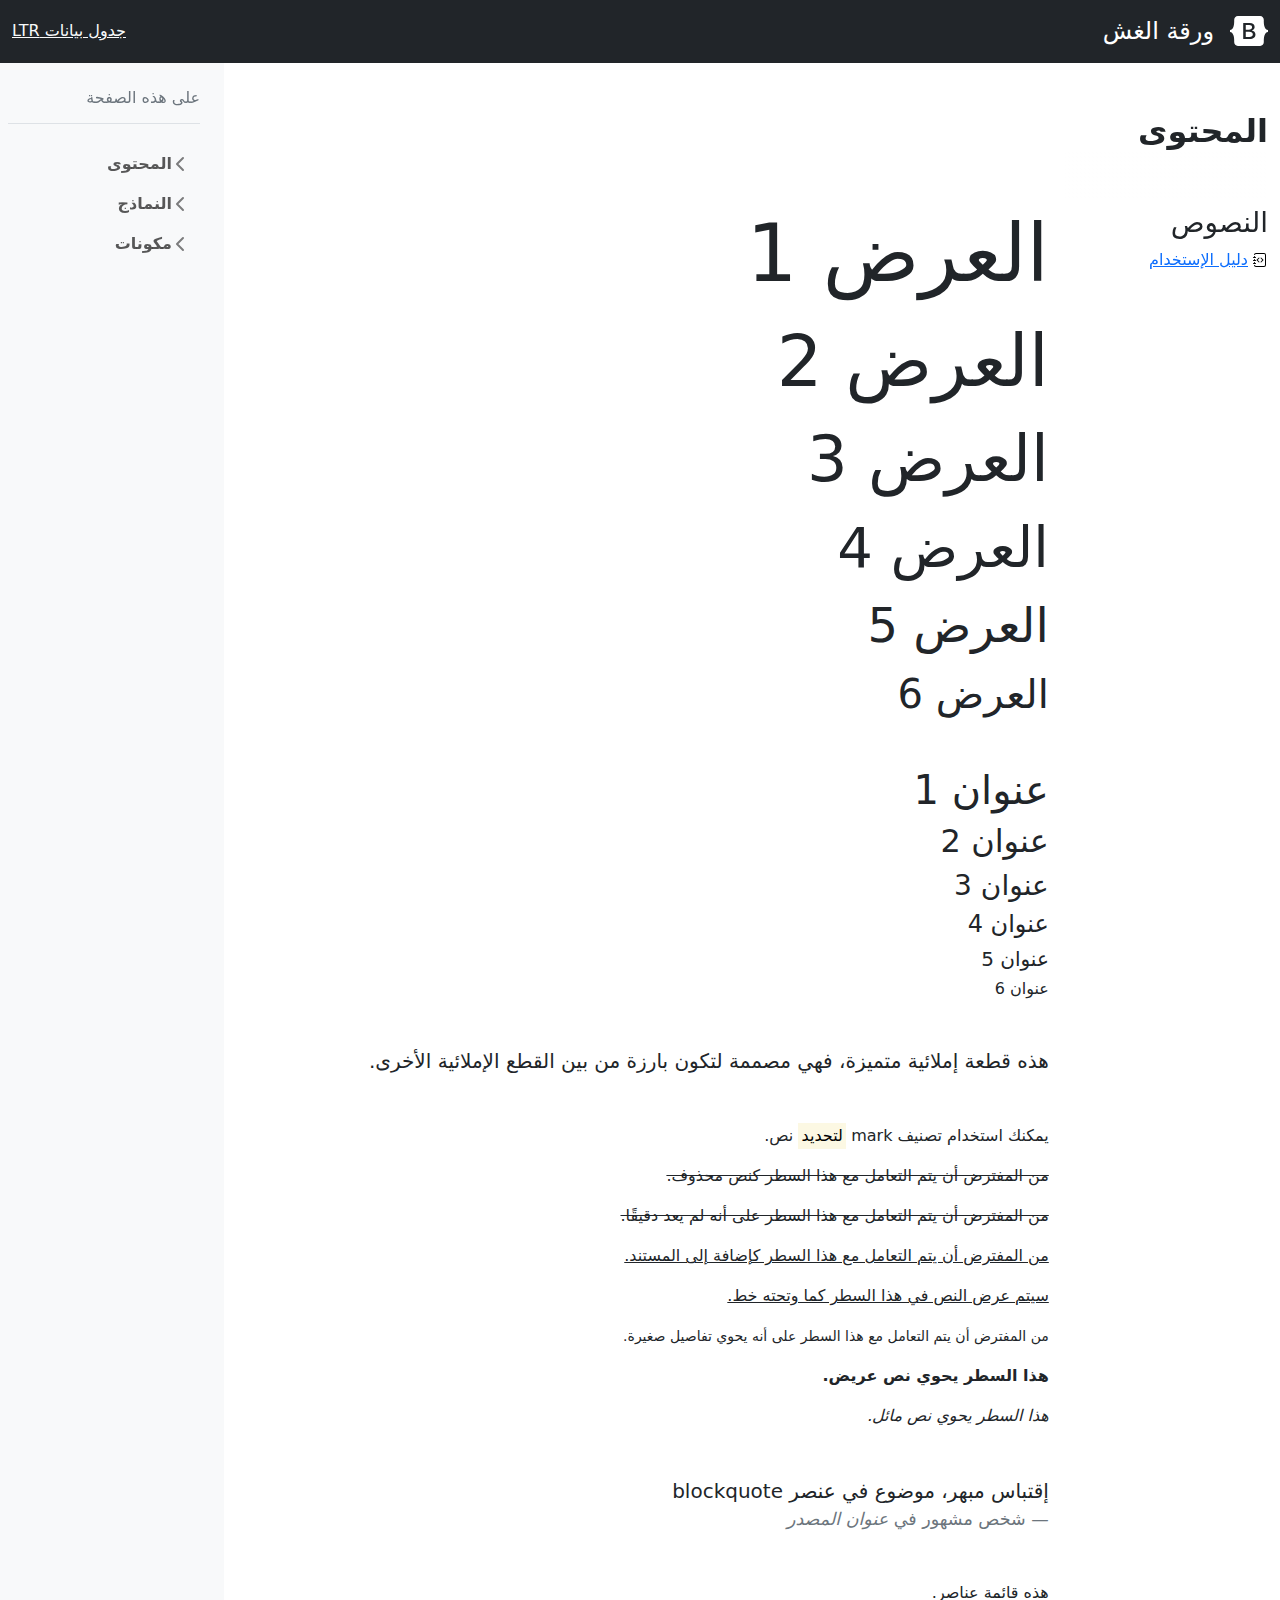
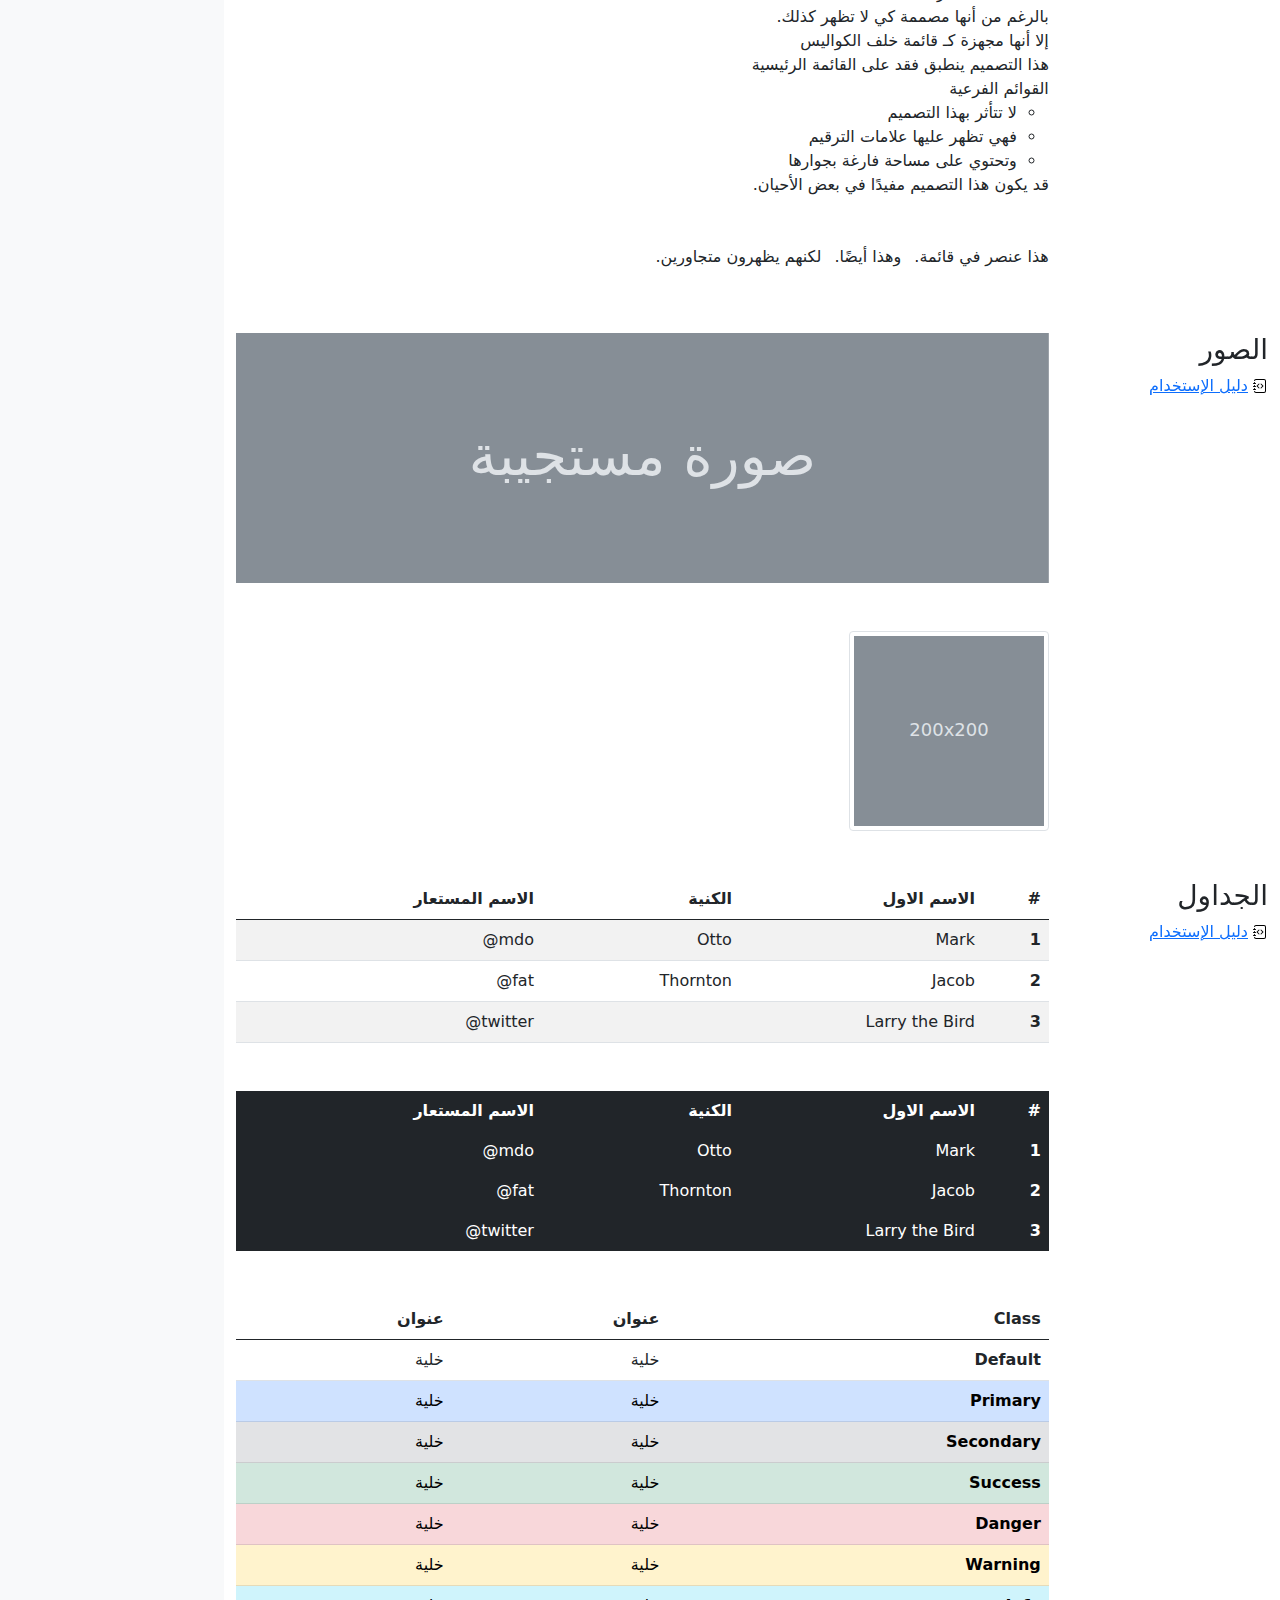
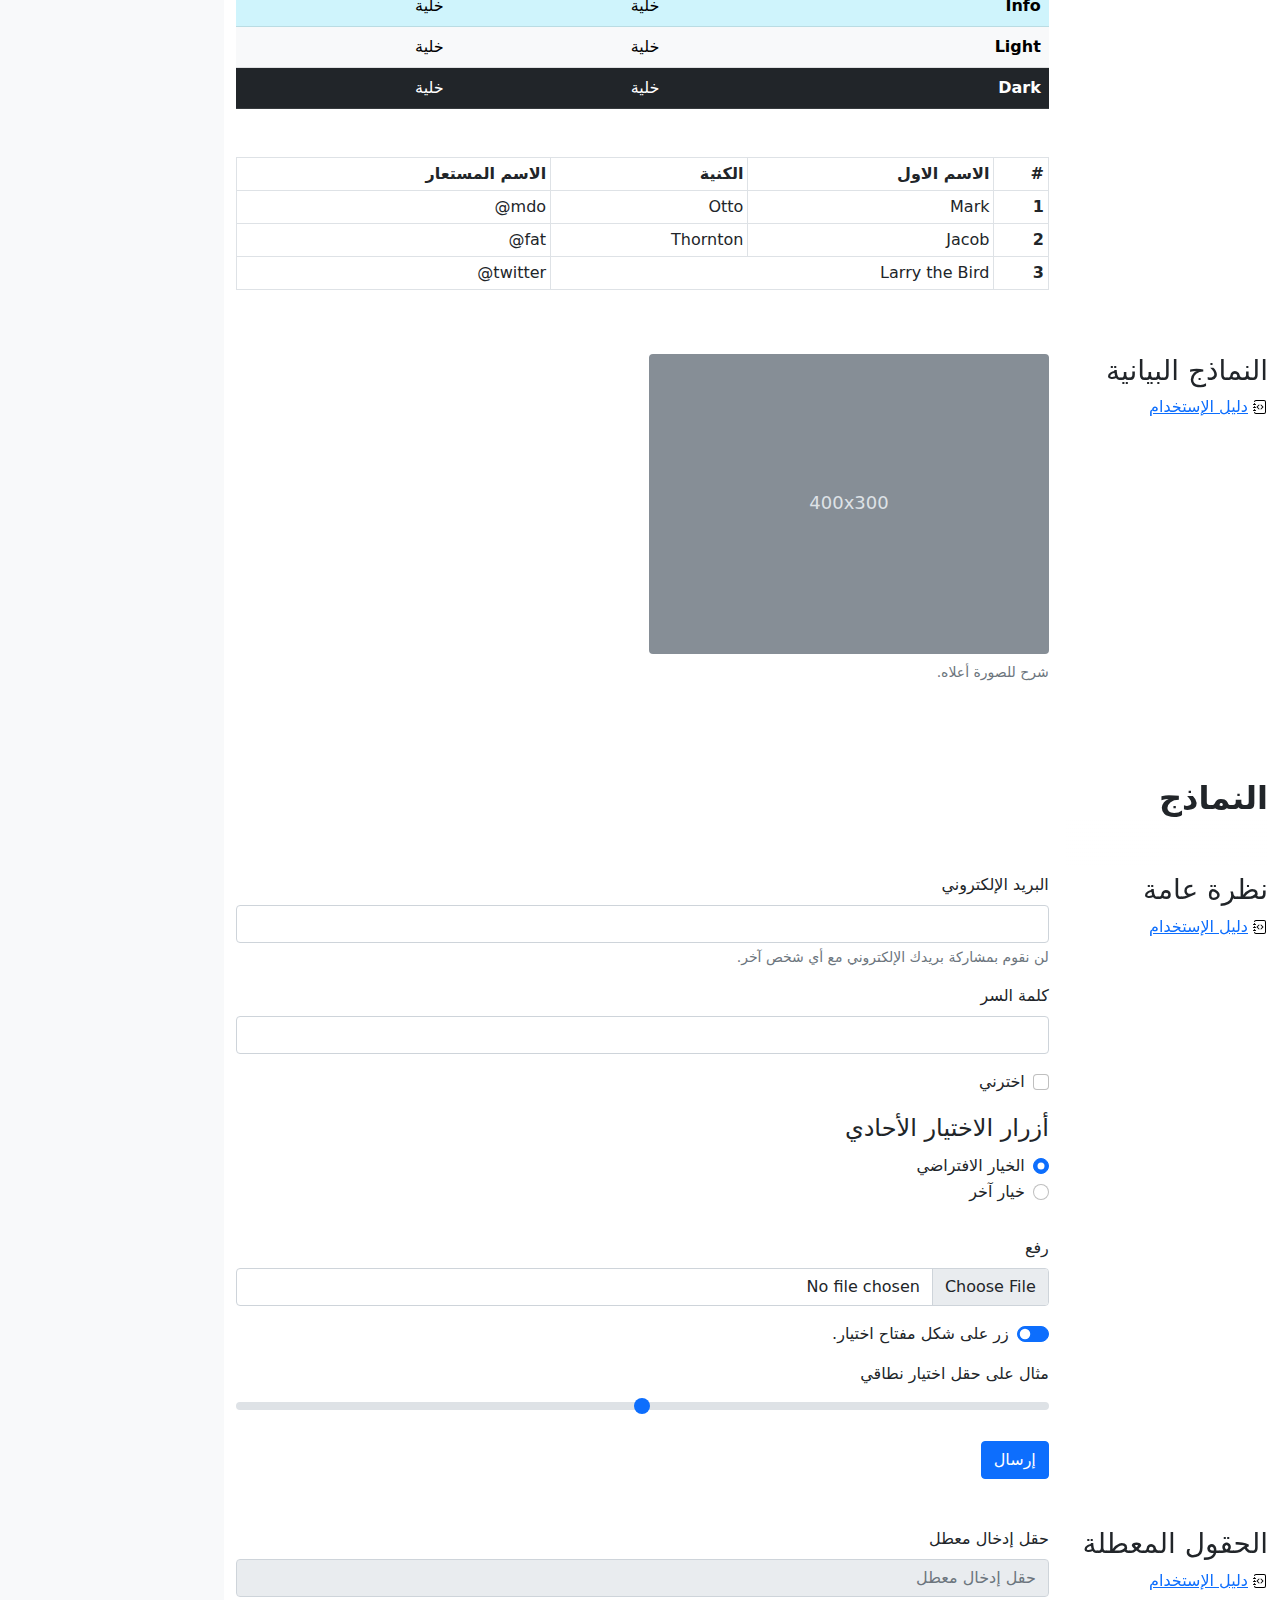
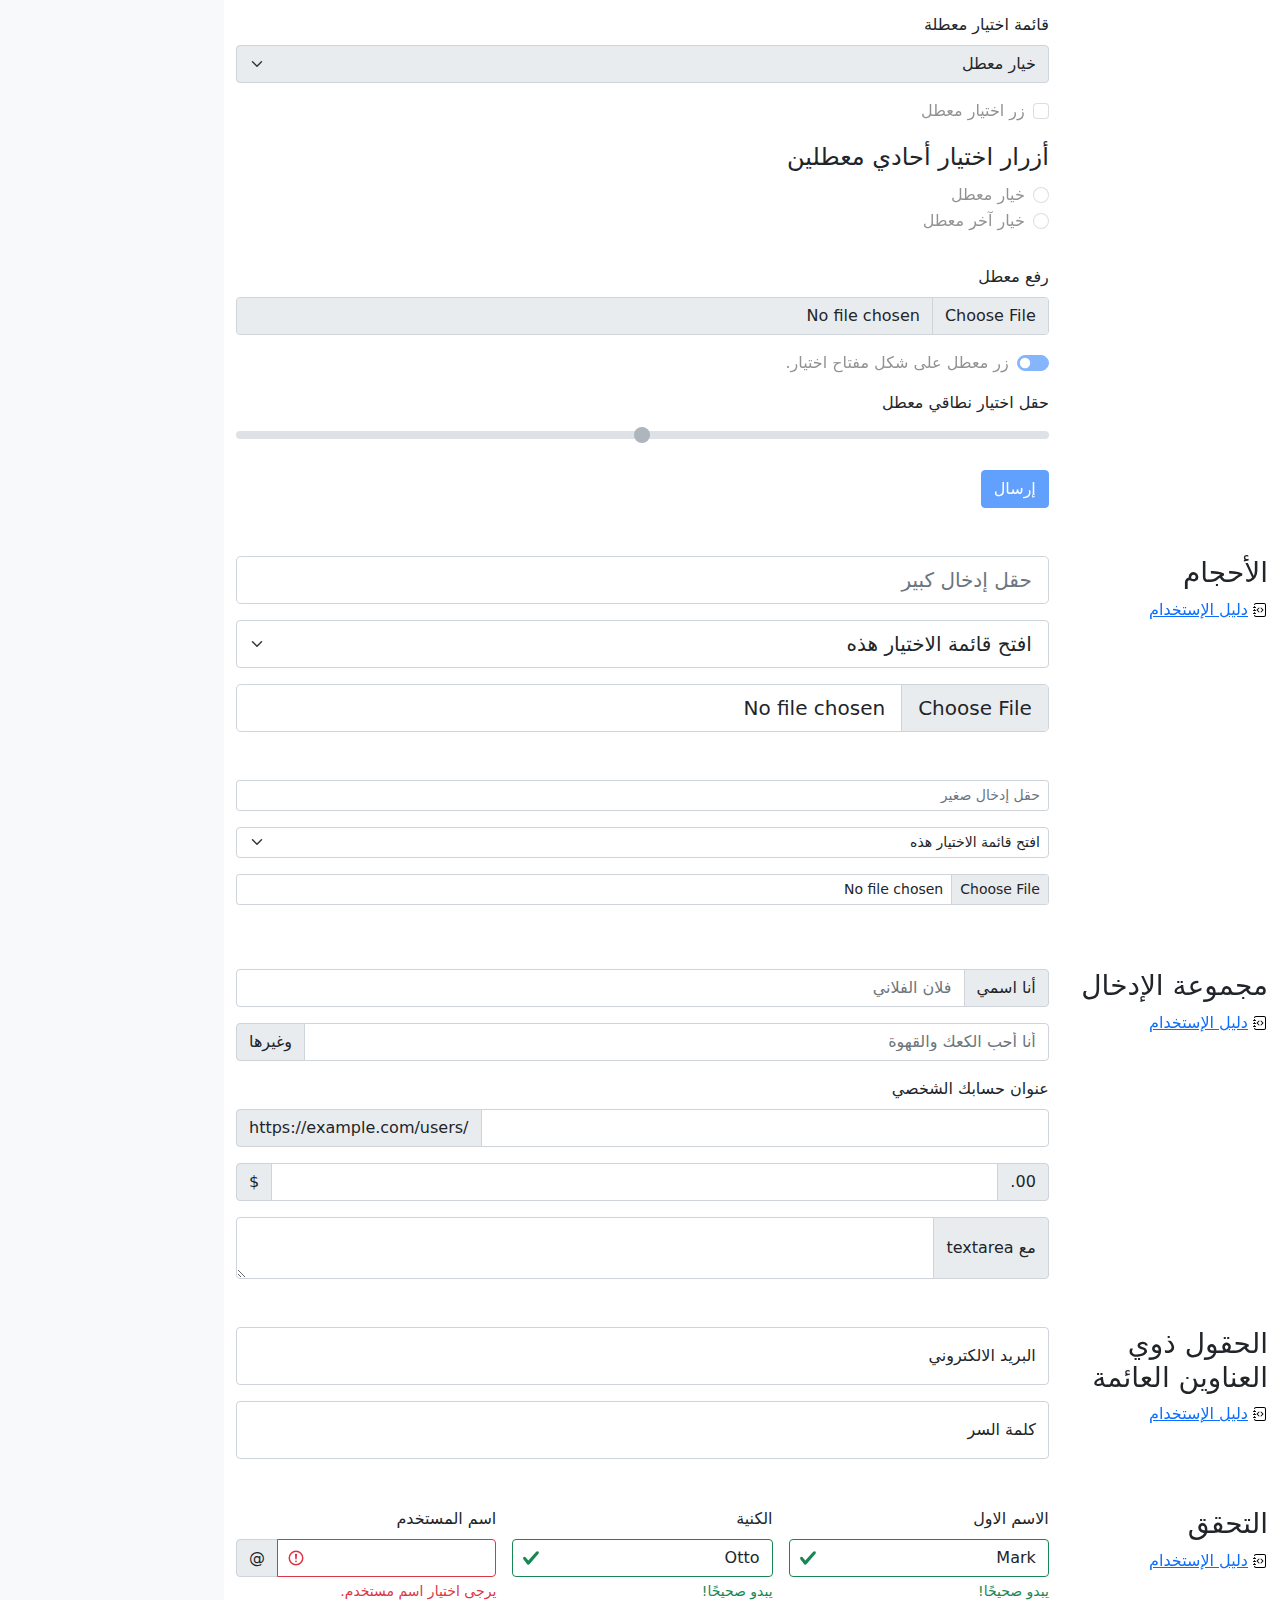
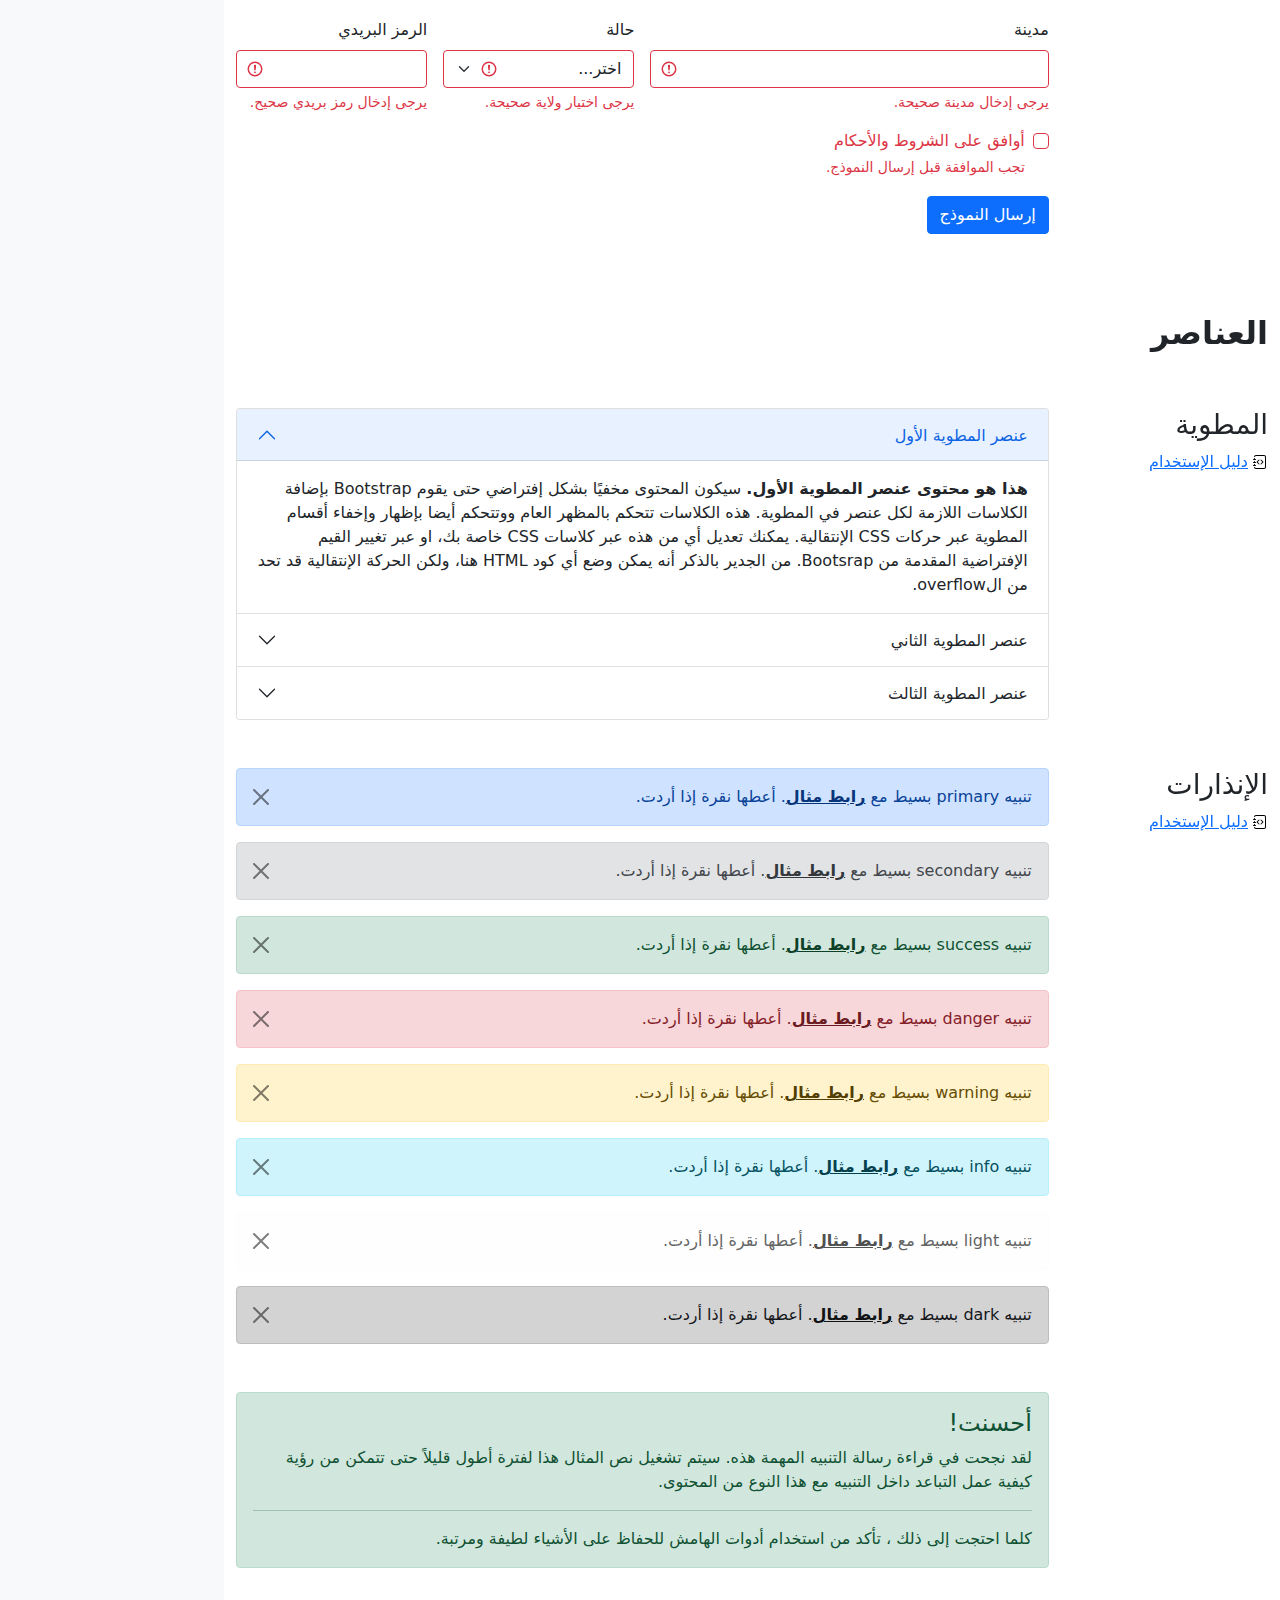
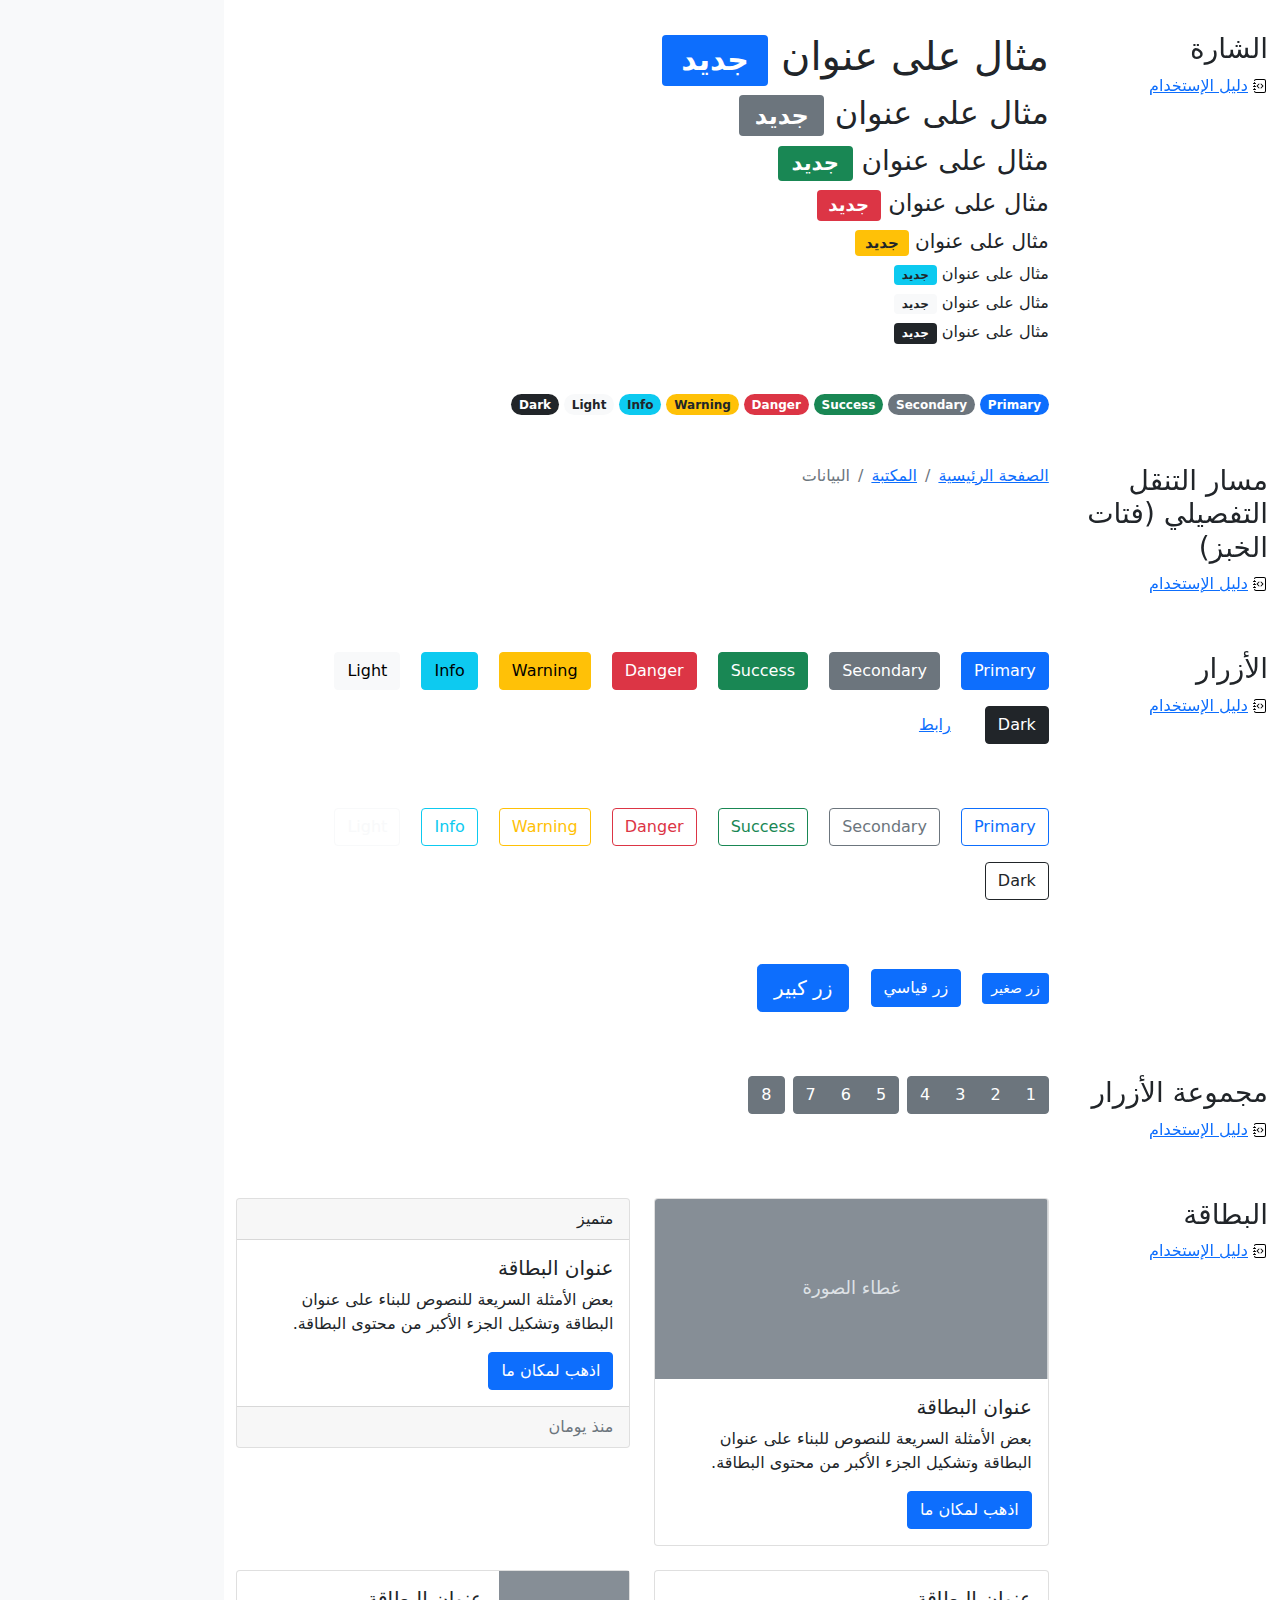
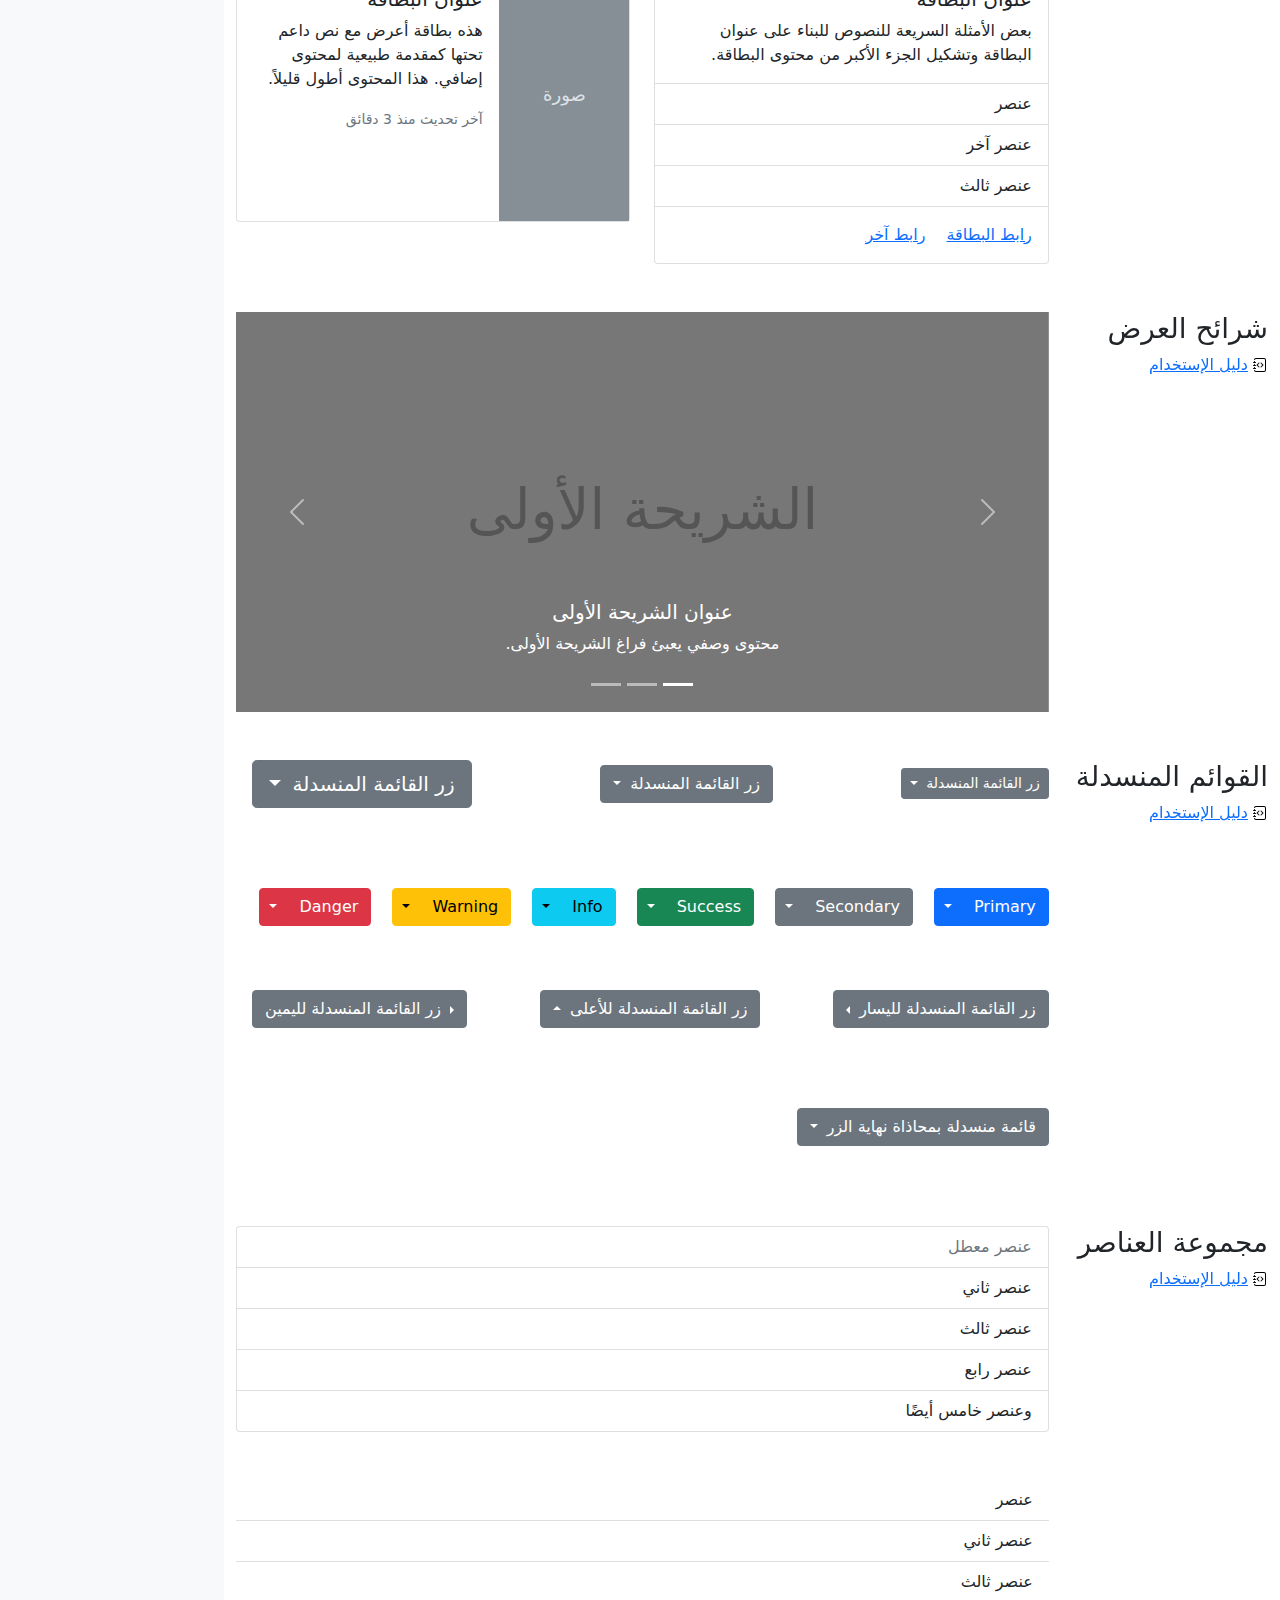
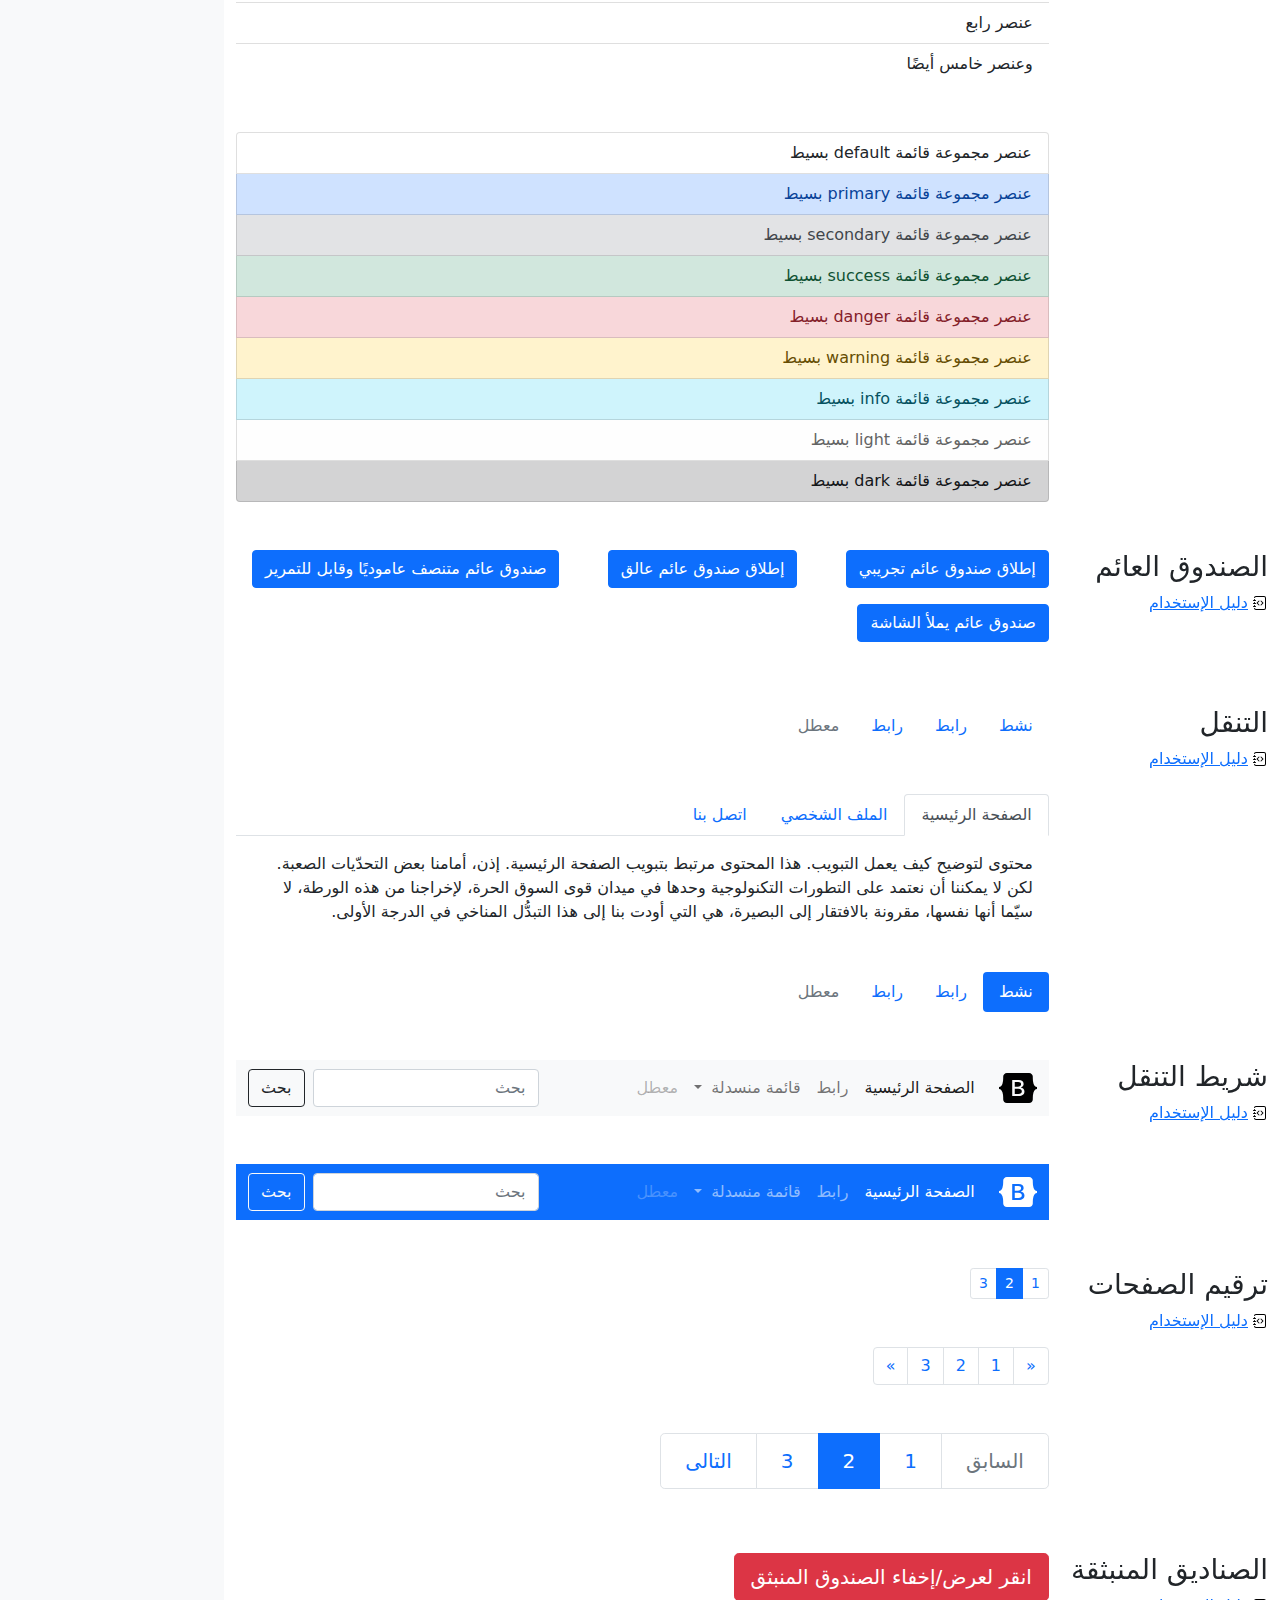
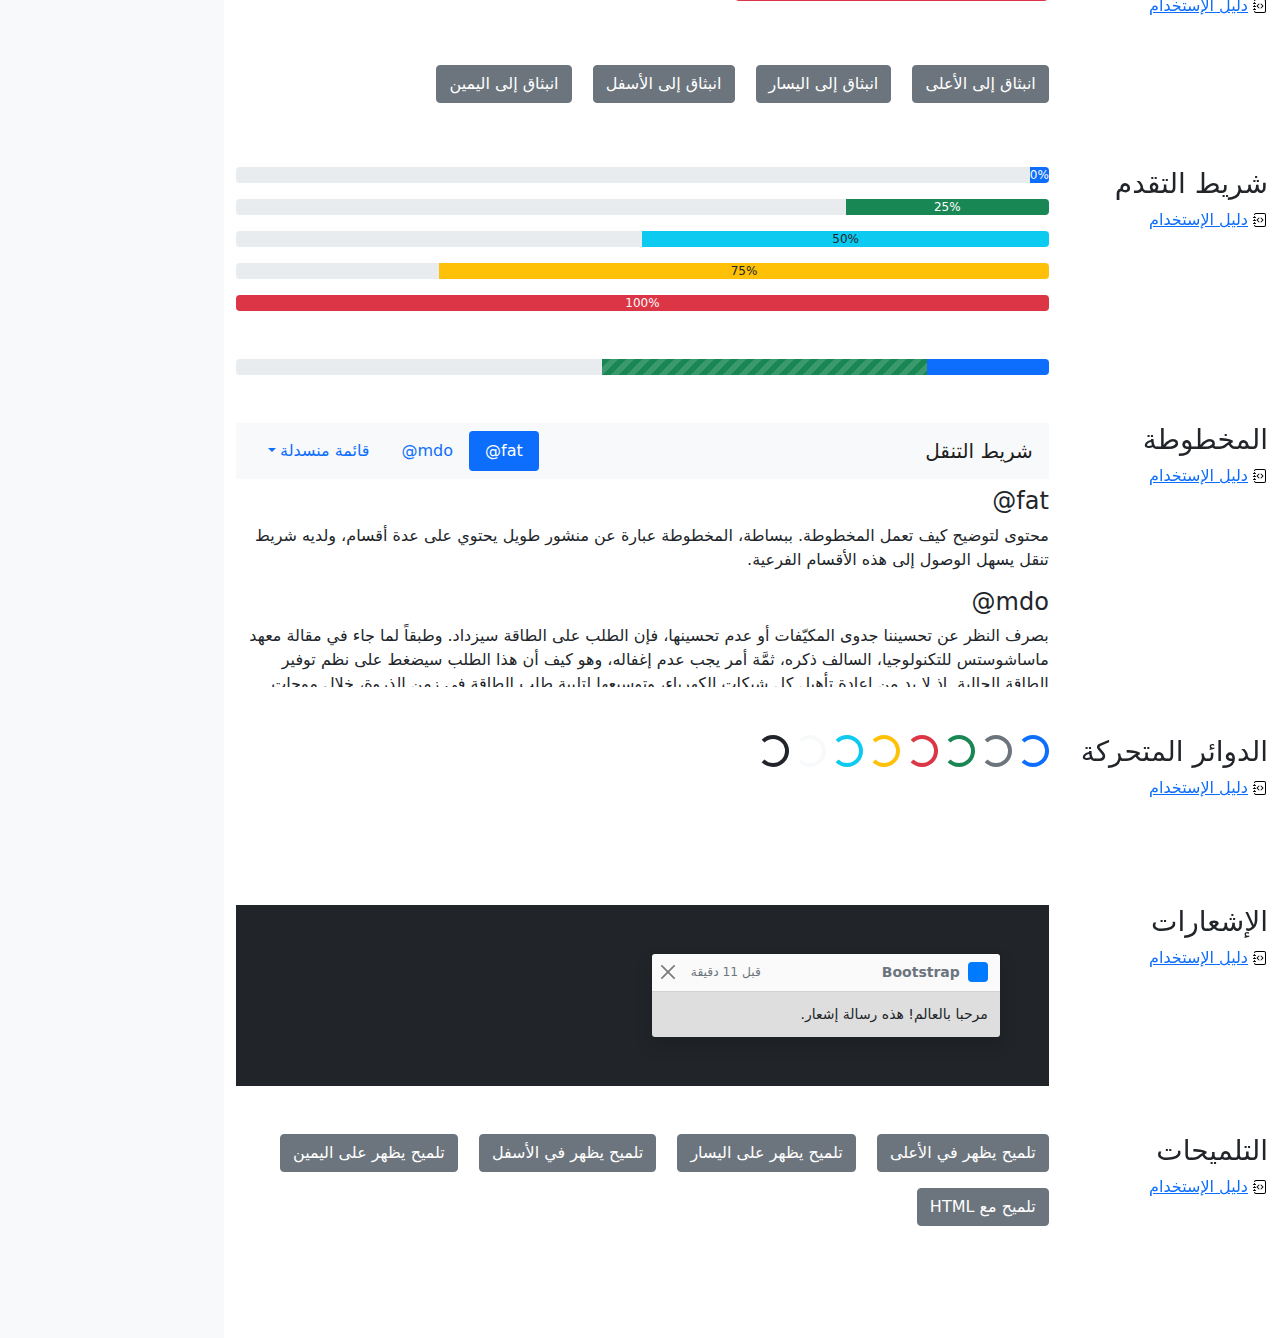
<file: bootstrap-5.0.2-examples/cheatsheet-rtl/index.html>
<!doctype html>
<html lang="ar" dir="rtl">
  <head>
    <meta charset="utf-8">
    <meta name="viewport" content="width=device-width, initial-scale=1">
    <meta name="description" content="">
    <meta name="author" content="Mark Otto, Jacob Thornton, and Bootstrap contributors">
    <meta name="generator" content="Hugo 0.84.0">
    <title>ورقة الغش · Bootstrap v5.0</title>

    <link rel="canonical" href="https://getbootstrap.com/docs/5.0/examples/cheatsheet-rtl/">

    

    <!-- Bootstrap core CSS -->
<link href="../assets/dist/css/bootstrap.rtl.min.css" rel="stylesheet">

    <style>
      .bd-placeholder-img {
        font-size: 1.125rem;
        text-anchor: middle;
        -webkit-user-select: none;
        -moz-user-select: none;
        user-select: none;
      }

      @media (min-width: 768px) {
        .bd-placeholder-img-lg {
          font-size: 3.5rem;
        }
      }
    </style>

    
    <!-- Custom styles for this template -->
    <link href="../cheatsheet/cheatsheet.rtl.css" rel="stylesheet">
  </head>
  <body class="bg-light">
    
<header class="bd-header bg-dark py-3 d-flex align-items-stretch border-bottom border-dark">
  <div class="container-fluid d-flex align-items-center">
    <h1 class="d-flex align-items-center fs-4 text-white mb-0">
      <img src="../assets/brand/bootstrap-logo-white.svg" width="38" height="30" class="me-3" alt="Bootstrap">
      ورقة الغش
    </h1>
    <a href="../examples/cheatsheet/" class="ms-auto link-light" hreflang="en">جدول بيانات LTR</a>
  </div>
</header>
<aside class="bd-aside sticky-xl-top text-muted align-self-start mb-3 mb-xl-5 px-2">
  <h2 class="h6 pt-4 pb-3 mb-4 border-bottom">على هذه الصفحة</h2>
  <nav class="small" id="toc">
    <ul class="list-unstyled">
      <li class="my-2">
        <button class="btn d-inline-flex align-items-center collapsed" data-bs-toggle="collapse" aria-expanded="false" data-bs-target="#contents-collapse" aria-controls="contents-collapse">المحتوى</button>
        <ul class="list-unstyled ps-3 collapse" id="contents-collapse">
          <li><a class="d-inline-flex align-items-center rounded" href="#typography">النصوص</a></li>
          <li><a class="d-inline-flex align-items-center rounded" href="#images">الصور</a></li>
          <li><a class="d-inline-flex align-items-center rounded" href="#tables">الجداول</a></li>
          <li><a class="d-inline-flex align-items-center rounded" href="#figures">النماذج البيانية</a></li>
        </ul>
      </li>
      <li class="my-2">
        <button class="btn d-inline-flex align-items-center collapsed" data-bs-toggle="collapse" aria-expanded="false" data-bs-target="#forms-collapse" aria-controls="forms-collapse">النماذج</button>
        <ul class="list-unstyled ps-3 collapse" id="forms-collapse">
          <li><a class="d-inline-flex align-items-center rounded" href="#overview">نظرة عامة</a></li>
          <li><a class="d-inline-flex align-items-center rounded" href="#disabled-forms">الحقول المعطلة</a></li>
          <li><a class="d-inline-flex align-items-center rounded" href="#sizing">الأحجام</a></li>
          <li><a class="d-inline-flex align-items-center rounded" href="#input-group">مجموعة الإدخال</a></li>
          <li><a class="d-inline-flex align-items-center rounded" href="#floating-labels">الحقول ذوي العناوين العائمة</a></li>
          <li><a class="d-inline-flex align-items-center rounded" href="#validation">التحقق</a></li>
        </ul>
      </li>
      <li class="my-2">
        <button class="btn d-inline-flex align-items-center collapsed" data-bs-toggle="collapse" aria-expanded="false" data-bs-target="#components-collapse" aria-controls="components-collapse">مكونات</button>
        <ul class="list-unstyled ps-3 collapse" id="components-collapse">
          <li><a class="d-inline-flex align-items-center rounded" href="#accordion">المطوية</a></li>
          <li><a class="d-inline-flex align-items-center rounded" href="#alerts">الإنذارات</a></li>
          <li><a class="d-inline-flex align-items-center rounded" href="#badge">الشارة</a></li>
          <li><a class="d-inline-flex align-items-center rounded" href="#breadcrumb">مسار التنقل التفصيلي</a></li>
          <li><a class="d-inline-flex align-items-center rounded" href="#buttons">الأزرار</a></li>
          <li><a class="d-inline-flex align-items-center rounded" href="#button-group">مجموعة الأزرار</a></li>
          <li><a class="d-inline-flex align-items-center rounded" href="#card">البطاقة</a></li>
          <li><a class="d-inline-flex align-items-center rounded" href="#carousel">شرائح العرض</a></li>
          <li><a class="d-inline-flex align-items-center rounded" href="#dropdowns">القوائم المنسدلة</a></li>
          <li><a class="d-inline-flex align-items-center rounded" href="#list-group">مجموعة العناصر</a></li>
          <li><a class="d-inline-flex align-items-center rounded" href="#modal">الصندوق العائم</a></li>
          <li><a class="d-inline-flex align-items-center rounded" href="#navs">التنقل</a></li>
          <li><a class="d-inline-flex align-items-center rounded" href="#navbar">شريط التنقل</a></li>
          <li><a class="d-inline-flex align-items-center rounded" href="#pagination">ترقيم الصفحات</a></li>
          <li><a class="d-inline-flex align-items-center rounded" href="#popovers">الصناديق المنبثقة</a></li>
          <li><a class="d-inline-flex align-items-center rounded" href="#progress">شريط التقدم</a></li>
          <li><a class="d-inline-flex align-items-center rounded" href="#scrollspy">المخطوطة</a></li>
          <li><a class="d-inline-flex align-items-center rounded" href="#spinners">الدوائر المتحركة</a></li>
          <li><a class="d-inline-flex align-items-center rounded" href="#toasts">الإشعارات</a></li>
          <li><a class="d-inline-flex align-items-center rounded" href="#tooltips">التلميحات</a></li>
        </ul>
      </li>
    </ul>
  </nav>
</aside>
<div class="bd-cheatsheet container-fluid bg-body">
  <section id="content">
    <h2 class="sticky-xl-top fw-bold pt-3 pt-xl-5 pb-2 pb-xl-3">المحتوى</h2>

    <article class="my-3" id="typography">
      <div class="bd-heading sticky-xl-top align-self-start mt-5 mb-3 mt-xl-0 mb-xl-2">
        <h3>النصوص</h3>
        <a class="d-flex align-items-center" hreflang="en" href="../content/typography/">دليل الإستخدام</a>
      </div>

      <div>
        <div class="bd-example">
        <p class="display-1">العرض 1</p>
        <p class="display-2">العرض 2</p>
        <p class="display-3">العرض 3</p>
        <p class="display-4">العرض 4</p>
        <p class="display-5">العرض 5</p>
        <p class="display-6">العرض 6</p>
        </div>

        <div class="bd-example">
        <p class="h1">عنوان 1</p>
        <p class="h2">عنوان 2</p>
        <p class="h3">عنوان 3</p>
        <p class="h4">عنوان 4</p>
        <p class="h5">عنوان 5</p>
        <p class="h6">عنوان 6</p>
        </div>

        <div class="bd-example">
        <p class="lead">
          هذه قطعة إملائية متميزة، فهي مصممة لتكون بارزة من بين القطع الإملائية الأخرى.
        </p>
        </div>

        <div class="bd-example">
        <p>يمكنك استخدام تصنيف mark <mark>لتحديد</mark> نص.</p>
        <p><del>من المفترض أن يتم التعامل مع هذا السطر كنص محذوف.</del></p>
        <p><s>من المفترض أن يتم التعامل مع هذا السطر على أنه لم يعد دقيقًا.</s></p>
        <p><ins>من المفترض أن يتم التعامل مع هذا السطر كإضافة إلى المستند.</ins></p>
        <p><u>سيتم عرض النص في هذا السطر كما وتحته خط.</u></p>
        <p><small>من المفترض أن يتم التعامل مع هذا السطر على أنه يحوي تفاصيل صغيرة.</small></p>
        <p><strong>هذا السطر يحوي نص عريض.</strong></p>
        <p><em>هذا السطر يحوي نص مائل.</em></p>
        </div>

        <div class="bd-example">
        <blockquote class="blockquote">
          <p>إقتباس مبهر، موضوع في عنصر blockquote</p>
          <footer class="blockquote-footer">شخص مشهور في <cite title= "عنوان المصدر"> عنوان المصدر </cite></footer>
        </blockquote>
        </div>

        <div class="bd-example">
        <ul class="list-unstyled">
          <li>هذه قائمة عناصر.</li>
          <li>بالرغم من أنها مصممة كي لا تظهر كذلك.</li>
          <li>إلا أنها مجهزة كـ قائمة خلف الكواليس</li>
          <li>هذا التصميم ينطبق فقد على القائمة الرئيسية</li>
          <li>القوائم الفرعية
            <ul>
              <li>لا تتأثر بهذا التصميم</li>
              <li>فهي تظهر عليها علامات الترقيم</li>
              <li>وتحتوي على مساحة فارغة بجوارها</li>
            </ul>
          </li>
          <li>قد يكون هذا التصميم مفيدًا في بعض الأحيان.</li>
        </ul>
        </div>

        <div class="bd-example">
        <ul class="list-inline">
          <li class="list-inline-item">هذا عنصر في قائمة.</li>
          <li class="list-inline-item">وهذا أيضًا.</li>
          <li class="list-inline-item">لكنهم يظهرون متجاورين.</li>
        </ul>
        </div>
      </div>
    </article>
    <article class="my-3" id="images">
      <div class="bd-heading sticky-xl-top align-self-start mt-5 mb-3 mt-xl-0 mb-xl-2">
        <h3>الصور</h3>
        <a class="d-flex align-items-center" hreflang="en" href="../content/images/">دليل الإستخدام</a>
      </div>

      <div>
        <div class="bd-example">
        <svg class="bd-placeholder-img bd-placeholder-img-lg img-fluid" width="100%" height="250" xmlns="http://www.w3.org/2000/svg" role="img" aria-label="Placeholder: صورة مستجيبة" preserveAspectRatio="xMidYMid slice" focusable="false"><title>Placeholder</title><rect width="100%" height="100%" fill="#868e96"/><text x="50%" y="50%" fill="#dee2e6" dy=".3em">صورة مستجيبة</text></svg>

        </div>

        <div class="bd-example">
        <svg class="bd-placeholder-img img-thumbnail" width="200" height="200" xmlns="http://www.w3.org/2000/svg" role="img" aria-label="صورة عنصر نائب مربع عام مع حدود بيضاء حولها ، مما يجعلها تشبه صورة تم التقاطها بكاميرا فورية قديمة: 200x200" preserveAspectRatio="xMidYMid slice" focusable="false"><title>صورة عنصر نائب مربع عام مع حدود بيضاء حولها ، مما يجعلها تشبه صورة تم التقاطها بكاميرا فورية قديمة</title><rect width="100%" height="100%" fill="#868e96"/><text x="50%" y="50%" fill="#dee2e6" dy=".3em">200x200</text></svg>

        </div>
      </div>
    </article>
    <article class="my-3" id="tables">
      <div class="bd-heading sticky-xl-top align-self-start mt-5 mb-3 mt-xl-0 mb-xl-2">
        <h3>الجداول</h3>
        <a class="d-flex align-items-center" hreflang="en" href="../content/tables/">دليل الإستخدام</a>
      </div>

      <div>
        <div class="bd-example">
        <table class="table table-striped">
          <thead>
          <tr>
            <th scope="col">#</th>
            <th scope="col">الاسم الاول</th>
            <th scope="col">الكنية</th>
            <th scope="col">الاسم المستعار</th>
          </tr>
          </thead>
          <tbody>
          <tr>
            <th scope="row">1</th>
            <td>Mark</td>
            <td>Otto</td>
            <td><bdo lang="en" dir="ltr">@mdo</bdo></td>
          </tr>
          <tr>
            <th scope="row">2</th>
            <td>Jacob</td>
            <td>Thornton</td>
            <td><bdo lang="en" dir="ltr">@fat</bdo></td>
          </tr>
          <tr>
            <th scope="row">3</th>
            <td colspan="2">Larry the Bird</td>
            <td><bdo lang="en" dir="ltr">@twitter</bdo></td>
          </tr>
          </tbody>
        </table>
        </div>

        <div class="bd-example">
        <table class="table table-dark table-borderless">
          <thead>
          <tr>
            <th scope="col">#</th>
            <th scope="col">الاسم الاول</th>
            <th scope="col">الكنية</th>
            <th scope="col">الاسم المستعار</th>
          </tr>
          </thead>
          <tbody>
          <tr>
            <th scope="row">1</th>
            <td>Mark</td>
            <td>Otto</td>
            <td><bdo lang="en" dir="ltr">@mdo</bdo></td>
          </tr>
          <tr>
            <th scope="row">2</th>
            <td>Jacob</td>
            <td>Thornton</td>
            <td><bdo lang="en" dir="ltr">@fat</bdo></td>
          </tr>
          <tr>
            <th scope="row">3</th>
            <td colspan="2">Larry the Bird</td>
            <td><bdo lang="en" dir="ltr">@twitter</bdo></td>
          </tr>
          </tbody>
        </table>
        </div>

        <div class="bd-example">
        <table class="table table-hover">
          <thead>
          <tr>
            <th scope="col">Class</th>
            <th scope="col">عنوان</th>
            <th scope="col">عنوان</th>
          </tr>
          </thead>
          <tbody>
          <tr>
            <th scope="row">Default</th>
            <td>خلية</td>
            <td>خلية</td>
          </tr>
          
          <tr class="table-primary">
            <th scope="row">Primary</th>
            <td>خلية</td>
            <td>خلية</td>
          </tr>
          <tr class="table-secondary">
            <th scope="row">Secondary</th>
            <td>خلية</td>
            <td>خلية</td>
          </tr>
          <tr class="table-success">
            <th scope="row">Success</th>
            <td>خلية</td>
            <td>خلية</td>
          </tr>
          <tr class="table-danger">
            <th scope="row">Danger</th>
            <td>خلية</td>
            <td>خلية</td>
          </tr>
          <tr class="table-warning">
            <th scope="row">Warning</th>
            <td>خلية</td>
            <td>خلية</td>
          </tr>
          <tr class="table-info">
            <th scope="row">Info</th>
            <td>خلية</td>
            <td>خلية</td>
          </tr>
          <tr class="table-light">
            <th scope="row">Light</th>
            <td>خلية</td>
            <td>خلية</td>
          </tr>
          <tr class="table-dark">
            <th scope="row">Dark</th>
            <td>خلية</td>
            <td>خلية</td>
          </tr>
          </tbody>
        </table>
        </div>

        <div class="bd-example">
        <table class="table table-sm table-bordered">
          <thead>
          <tr>
            <th scope="col">#</th>
            <th scope="col">الاسم الاول</th>
            <th scope="col">الكنية</th>
            <th scope="col">الاسم المستعار</th>
          </tr>
          </thead>
          <tbody>
          <tr>
            <th scope="row">1</th>
            <td>Mark</td>
            <td>Otto</td>
            <td><bdo lang="en" dir="ltr">@mdo</bdo></td>
          </tr>
          <tr>
            <th scope="row">2</th>
            <td>Jacob</td>
            <td>Thornton</td>
            <td><bdo lang="en" dir="ltr">@fat</bdo></td>
          </tr>
          <tr>
            <th scope="row">3</th>
            <td colspan="2">Larry the Bird</td>
            <td><bdo lang="en" dir="ltr">@twitter</bdo></td>
          </tr>
          </tbody>
        </table>
        </div>
      </div>
    </article>
    <article class="my-3" id="figures">
      <div class="bd-heading sticky-xl-top align-self-start mt-5 mb-3 mt-xl-0 mb-xl-2">
        <h3>النماذج البيانية</h3>
        <a class="d-flex align-items-center" hreflang="en" href="../content/figures/">دليل الإستخدام</a>
      </div>

      <div>
        <div class="bd-example">
        <figure class="figure">
          <svg class="bd-placeholder-img figure-img img-fluid rounded" width="400" height="300" xmlns="http://www.w3.org/2000/svg" role="img" aria-label="Placeholder: 400x300" preserveAspectRatio="xMidYMid slice" focusable="false"><title>Placeholder</title><rect width="100%" height="100%" fill="#868e96"/><text x="50%" y="50%" fill="#dee2e6" dy=".3em">400x300</text></svg>

          <figcaption class="figure-caption">شرح للصورة أعلاه.</figcaption>
        </figure>
        </div>
      </div>
    </article>
  </section>

  <section id="forms">
    <h2 class="sticky-xl-top fw-bold pt-3 pt-xl-5 pb-2 pb-xl-3">النماذج</h2>

    <article class="my-3" id="overview">
      <div class="bd-heading sticky-xl-top align-self-start mt-5 mb-3 mt-xl-0 mb-xl-2">
        <h3>نظرة عامة</h3>
        <a class="d-flex align-items-center" hreflang="en" href="../forms/overview/">دليل الإستخدام</a>
      </div>

      <div>
        <div class="bd-example">
        <form>
          <div class="mb-3">
            <label for="exampleInputEmail1" class="form-label">البريد الإلكتروني</label>
            <input type="email" class="form-control" id="exampleInputEmail1" aria-describedby="emailHelp">
            <div id="emailHelp" class="form-text">لن نقوم بمشاركة بريدك الإلكتروني مع أي شخص آخر.</div>
          </div>
          <div class="mb-3">
            <label for="exampleInputPassword1" class="form-label">كلمة السر</label>
            <input type="password" class="form-control" id="exampleInputPassword1">
          </div>
          <div class="mb-3 form-check">
            <input type="checkbox" class="form-check-input" id="exampleCheck1">
            <label class="form-check-label" for="exampleCheck1">اخترني</label>
          </div>
          <fieldset class="mb-3">
            <legend>أزرار الاختيار الأحادي</legend>
            <div class="form-check">
              <input type="radio" name="radios" class="form-check-input" id="exampleRadio1" checked>
              <label class="form-check-label" for="exampleRadio1">الخيار الافتراضي</label>
            </div>
            <div class="mb-3 form-check">
              <input type="radio" name="radios" class="form-check-input" id="exampleRadio2">
              <label class="form-check-label" for="exampleRadio2">خيار آخر</label>
            </div>
          </fieldset>
          <div class="mb-3">
            <label class="form-label" for="customFile">رفع</label>
            <input type="file" class="form-control" id="customFile">
          </div>
          <div class="mb-3 form-check form-switch">
            <input class="form-check-input" type="checkbox" id="flexSwitchCheckChecked" checked>
            <label class="form-check-label" for="flexSwitchCheckChecked">زر على شكل مفتاح اختيار.</label>
          </div>
          <div class="mb-3">
            <label for="customRange3" class="form-label">مثال على حقل اختيار نطاقي</label>
            <input type="range" class="form-range" min="0" max="5" step="0.5" id="customRange3">
          </div>
          <button type="submit" class="btn btn-primary">إرسال</button>
        </form>
        </div>
      </div>
    </article>
    <article class="my-3" id="disabled-forms">
      <div class="bd-heading sticky-xl-top align-self-start mt-5 mb-3 mt-xl-0 mb-xl-2">
        <h3>الحقول المعطلة</h3>
        <a class="d-flex align-items-center" hreflang="en" href="../forms/overview/#disabled-forms">دليل الإستخدام</a>
      </div>

      <div>
        <div class="bd-example">
        <form>
          <fieldset disabled aria-label="مثال على مجموعة الحقول المعطلة">
            <div class="mb-3">
              <label for="disabledTextInput" class="form-label">حقل إدخال معطل</label>
              <input type="text" id="disabledTextInput" class="form-control" placeholder="حقل إدخال معطل">
            </div>
            <div class="mb-3">
              <label for="disabledSelect" class="form-label">قائمة اختيار معطلة</label>
              <select id="disabledSelect" class="form-select">
                <option>خيار معطل</option>
              </select>
            </div>
            <div class="mb-3">
              <div class="form-check">
                <input class="form-check-input" type="checkbox" id="disabledFieldsetCheck" disabled>
                <label class="form-check-label" for="disabledFieldsetCheck">
                  زر اختيار معطل
                </label>
              </div>
            </div>
            <fieldset class="mb-3">
              <legend>أزرار اختيار أحادي معطلين</legend>
              <div class="form-check">
                <input type="radio" name="radios" class="form-check-input" id="disabledRadio1" disabled>
                <label class="form-check-label" for="disabledRadio1">خيار معطل</label>
              </div>
              <div class="mb-3 form-check">
                <input type="radio" name="radios" class="form-check-input" id="disabledRadio2" disabled>
                <label class="form-check-label" for="disabledRadio2">خيار آخر معطل</label>
              </div>
            </fieldset>
            <div class="mb-3">
              <label class="form-label" for="disabledCustomFile">رفع معطل</label>
              <input type="file" class="form-control" id="disabledCustomFile" disabled>
            </div>
            <div class="mb-3 form-check form-switch">
              <input class="form-check-input" type="checkbox" id="disabledSwitchCheckChecked" checked disabled>
              <label class="form-check-label" for="disabledSwitchCheckChecked">زر معطل على شكل مفتاح اختيار.</label>
            </div>
            <div class="mb-3">
              <label for="disabledRange" class="form-label">حقل اختيار نطاقي معطل</label>
              <input type="range" class="form-range" min="0" max="5" step="0.5" id="disabledRange">
            </div>
            <button type="submit" class="btn btn-primary">إرسال</button>
          </fieldset>
        </form>
        </div>
      </div>
    </article>
    <article class="my-3" id="sizing">
      <div class="bd-heading sticky-xl-top align-self-start mt-5 mb-3 mt-xl-0 mb-xl-2">
        <h3>الأحجام</h3>
        <a class="d-flex align-items-center" hreflang="en" href="../forms/form-control/#sizing">دليل الإستخدام</a>
      </div>

      <div>
        <div class="bd-example">
        <div class="mb-3">
          <input class="form-control form-control-lg" type="text" placeholder="حقل إدخال كبير" aria-label=".form-control-lg مثال">
        </div>
        <div class="mb-3">
          <select class="form-select form-select-lg mb-3" aria-label=".form-select-lg مثال">
            <option selected>افتح قائمة الاختيار هذه</option>
            <option value="1">واحد</option>
            <option value="2">اثنان</option>
            <option value="3">ثلاثة</option>
          </select>
        </div>
        <div class="mb-3">
          <input type="file" class="form-control form-control-lg" aria-label="مثال على إدخال ملف كبير">
        </div>
        </div>

        <div class="bd-example">
        <div class="mb-3">
          <input class="form-control form-control-sm" type="text" placeholder="حقل إدخال صغير" aria-label=".form-control-sm مثال">
        </div>
        <div class="mb-3">
          <select class="form-select form-select-sm" aria-label=".form-select-sm مثال">
            <option selected>افتح قائمة الاختيار هذه</option>
            <option value="1">واحد</option>
            <option value="2">اثنان</option>
            <option value="3">ثلاثة</option>
          </select>
        </div>
        <div class="mb-3">
          <input type="file" class="form-control form-control-sm" aria-label="مثال على إدخال ملف صغير">
        </div>
        </div>
      </div>
    </article>
    <article class="my-3" id="input-group">
      <div class="bd-heading sticky-xl-top align-self-start mt-5 mb-3 mt-xl-0 mb-xl-2">
        <h3>مجموعة الإدخال</h3>
        <a class="d-flex align-items-center" hreflang="en" href="../forms/input-group/">دليل الإستخدام</a>
      </div>

      <div>
        <div class="bd-example">
        <div class="input-group mb-3">
          <span class="input-group-text" id="basic-addon1">أنا اسمي</span>
          <input type="text" class="form-control" placeholder="فلان الفلاني" aria-label="الاسم" aria-describedby="basic-addon1">
        </div>
        <div class="input-group mb-3">
          <input type="text" class="form-control" placeholder="أنا أحب الكعك والقهوة" aria-label="الطعام المفضل" aria-describedby="basic-addon2">
          <span class="input-group-text" id="basic-addon2">وغيرها</span>
        </div>
        <label for="basic-url" class="form-label">عنوان حسابك الشخصي</label>
        <div class="input-group mb-3">
          <input type="text" class="form-control" id="basic-url" aria-describedby="basic-addon3">
          <span class="input-group-text" id="basic-addon3"><bdo lang="en" dir="ltr">https://example.com/users/</bdo></span>
        </div>
        <div class="input-group mb-3">
          <span class="input-group-text"><bdo lang="en" dir="ltr">.00</bdo></span>
          <input type="text" class="form-control" aria-label="المبلغ (لأقرب دولار)">
          <span class="input-group-text">$</span>
        </div>
        <div class="input-group">
          <span class="input-group-text">مع textarea</span>
          <textarea class="form-control" aria-label="مع textarea"></textarea>
        </div>
        </div>
      </div>
    </article>
    <article class="my-3" id="floating-labels">
      <div class="bd-heading sticky-xl-top align-self-start mt-5 mb-3 mt-xl-0 mb-xl-2">
        <h3>الحقول ذوي العناوين العائمة</h3>
        <a class="d-flex align-items-center" href="../forms/floating-labels/">دليل الإستخدام</a>
      </div>

      <div>
        <div class="bd-example">
        <form>
          <div class="form-floating mb-3">
            <input type="email" class="form-control" id="floatingInput" placeholder="name@example.com">
            <label for="floatingInput">البريد الالكتروني</label>
          </div>
          <div class="form-floating">
            <input type="password" class="form-control" id="floatingPassword" placeholder="كلمة السر">
            <label for="floatingPassword">كلمة السر</label>
          </div>
        </form>
        </div>
      </div>
    </article>
    <article class="my-3" id="validation">
      <div class="bd-heading sticky-xl-top align-self-start mt-5 mb-3 mt-xl-0 mb-xl-2">
        <h3>التحقق</h3>
        <a class="d-flex align-items-center" hreflang="en" href="../forms/validation/">دليل الإستخدام</a>
      </div>

      <div>
        <div class="bd-example">
        <form class="row g-3">
          <div class="col-md-4">
            <label for="validationServer01" class="form-label">الاسم الاول</label>
            <input type="text" class="form-control is-valid" id="validationServer01" value="Mark" required>
            <div class="valid-feedback">
              يبدو صحيحًا!
            </div>
          </div>
          <div class="col-md-4">
            <label for="validationServer02" class="form-label">الكنية</label>
            <input type="text" class="form-control is-valid" id="validationServer02" value="Otto" required>
            <div class="valid-feedback">
              يبدو صحيحًا!
            </div>
          </div>
          <div class="col-md-4">
            <label for="validationServerUsername" class="form-label">اسم المستخدم</label>
            <div class="input-group has-validation">
              <input type="text" class="form-control is-invalid" id="validationServerUsername" aria-describedby="inputGroupPrepend3" required>
              <span class="input-group-text" id="inputGroupPrepend3">@</span>
              <div class="invalid-feedback">
                يرجى اختيار اسم مستخدم.
              </div>
            </div>
          </div>
          <div class="col-md-6">
            <label for="validationServer03" class="form-label">مدينة</label>
            <input type="text" class="form-control is-invalid" id="validationServer03" required>
            <div class="invalid-feedback">
              يرجى إدخال مدينة صحيحة.
            </div>
          </div>
          <div class="col-md-3">
            <label for="validationServer04" class="form-label">حالة</label>
            <select class="form-select is-invalid" id="validationServer04" required>
              <option selected disabled value="">اختر...</option>
              <option>...</option>
            </select>
            <div class="invalid-feedback">
              يرجى اختيار ولاية صحيحة.
            </div>
          </div>
          <div class="col-md-3">
            <label for="validationServer05" class="form-label">الرمز البريدي</label>
            <input type="text" class="form-control is-invalid" id="validationServer05" required>
            <div class="invalid-feedback">
              يرجى إدخال رمز بريدي صحيح.
            </div>
          </div>
          <div class="col-12">
            <div class="form-check">
              <input class="form-check-input is-invalid" type="checkbox" value="" id="invalidCheck3" required>
              <label class="form-check-label" for="invalidCheck3">
                أوافق على الشروط والأحكام
              </label>
              <div class="invalid-feedback">
                تجب الموافقة قبل إرسال النموذج.
              </div>
            </div>
          </div>
          <div class="col-12">
            <button class="btn btn-primary" type="submit">إرسال النموذج</button>
          </div>
        </form>
        </div>
      </div>
    </article>
  </section>

  <section id="components">
    <h2 class="sticky-xl-top fw-bold pt-3 pt-xl-5 pb-2 pb-xl-3">العناصر</h2>

    <article class="my-3" id="accordion">
      <div class="bd-heading sticky-xl-top align-self-start mt-5 mb-3 mt-xl-0 mb-xl-2">
        <h3>المطوية</h3>
        <a class="d-flex align-items-center" hreflang="en" href="../components/accordion/">دليل الإستخدام</a>
      </div>

      <div>
        <div class="bd-example">
        <div class="accordion" id="accordionExample">
          <div class="accordion-item">
            <h4 class="accordion-header" id="headingOne">
              <button class="accordion-button" type="button" data-bs-toggle="collapse" data-bs-target="#collapseOne" aria-expanded="true" aria-controls="collapseOne">
                عنصر المطوية الأول
              </button>
            </h4>
            <div id="collapseOne" class="accordion-collapse collapse show" aria-labelledby="headingOne" data-bs-parent="#accordionExample">
              <div class="accordion-body">
                <strong>هذا هو محتوى عنصر المطوية الأول.</strong> سيكون المحتوى مخفيًا بشكل إفتراضي حتى يقوم Bootstrap بإضافة الكلاسات اللازمة لكل عنصر في المطوية. هذه الكلاسات تتحكم بالمظهر العام ووتتحكم أيضا بإظهار وإخفاء أقسام المطوية عبر حركات CSS الإنتقالية. يمكنك تعديل أي من هذه عبر كلاسات CSS خاصة بك، او عبر تغيير القيم الإفتراضية المقدمة من Bootsrap. من الجدير بالذكر أنه يمكن وضع أي كود HTML هنا، ولكن الحركة الإنتقالية قد تحد من الoverflow.
              </div>
            </div>
          </div>
          <div class="accordion-item">
            <h4 class="accordion-header" id="headingTwo">
              <button class="accordion-button collapsed" type="button" data-bs-toggle="collapse" data-bs-target="#collapseTwo" aria-expanded="false" aria-controls="collapseTwo">
                عنصر المطوية الثاني
              </button>
            </h4>
            <div id="collapseTwo" class="accordion-collapse collapse" aria-labelledby="headingTwo" data-bs-parent="#accordionExample">
              <div class="accordion-body">
                <strong>هذا هو محتوى عنصر المطوية الثاني.</strong> سيكون المحتوى مخفيًا بشكل إفتراضي حتى يقوم Bootstrap بإضافة الكلاسات اللازمة لكل عنصر في المطوية. هذه الكلاسات تتحكم بالمظهر العام ووتتحكم أيضا بإظهار وإخفاء أقسام المطوية عبر حركات CSS الإنتقالية. يمكنك تعديل أي من هذه عبر كلاسات CSS خاصة بك، او عبر تغيير القيم الإفتراضية المقدمة من Bootsrap. من الجدير بالذكر أنه يمكن وضع أي كود HTML هنا، ولكن الحركة الإنتقالية قد تحد من الoverflow.
              </div>
            </div>
          </div>
          <div class="accordion-item">
            <h4 class="accordion-header" id="headingThree">
              <button class="accordion-button collapsed" type="button" data-bs-toggle="collapse" data-bs-target="#collapseThree" aria-expanded="false" aria-controls="collapseThree">
                عنصر المطوية الثالث
              </button>
            </h4>
            <div id="collapseThree" class="accordion-collapse collapse" aria-labelledby="headingThree" data-bs-parent="#accordionExample">
              <div class="accordion-body">
                <strong>هذا هو محتوى عنصر المطوية الثالث.</strong> سيكون المحتوى مخفيًا بشكل إفتراضي حتى يقوم Bootstrap بإضافة الكلاسات اللازمة لكل عنصر في المطوية. هذه الكلاسات تتحكم بالمظهر العام ووتتحكم أيضا بإظهار وإخفاء أقسام المطوية عبر حركات CSS الإنتقالية. يمكنك تعديل أي من هذه عبر كلاسات CSS خاصة بك، او عبر تغيير القيم الإفتراضية المقدمة من Bootsrap. من الجدير بالذكر أنه يمكن وضع أي كود HTML هنا، ولكن الحركة الإنتقالية قد تحد من الoverflow.
              </div>
            </div>
          </div>
        </div>
        </div>
      </div>
    </article>
    <article class="my-3" id="alerts">
      <div class="bd-heading sticky-xl-top align-self-start mt-5 mb-3 mt-xl-0 mb-xl-2">
        <h3>الإنذارات</h3>
        <a class="d-flex align-items-center" hreflang="en" href="../components/alerts/">دليل الإستخدام</a>
      </div>

      <div>
        <div class="bd-example">
        
        <div class="alert alert-primary alert-dismissible fade show" role="alert">
          تنبيه primary بسيط مع <a href="#" class="alert-link">رابط مثال</a>. أعطها نقرة إذا أردت.
          <button type="button" class="btn-close" data-bs-dismiss="alert" aria-label="قريب"></button>
        </div>
        <div class="alert alert-secondary alert-dismissible fade show" role="alert">
          تنبيه secondary بسيط مع <a href="#" class="alert-link">رابط مثال</a>. أعطها نقرة إذا أردت.
          <button type="button" class="btn-close" data-bs-dismiss="alert" aria-label="قريب"></button>
        </div>
        <div class="alert alert-success alert-dismissible fade show" role="alert">
          تنبيه success بسيط مع <a href="#" class="alert-link">رابط مثال</a>. أعطها نقرة إذا أردت.
          <button type="button" class="btn-close" data-bs-dismiss="alert" aria-label="قريب"></button>
        </div>
        <div class="alert alert-danger alert-dismissible fade show" role="alert">
          تنبيه danger بسيط مع <a href="#" class="alert-link">رابط مثال</a>. أعطها نقرة إذا أردت.
          <button type="button" class="btn-close" data-bs-dismiss="alert" aria-label="قريب"></button>
        </div>
        <div class="alert alert-warning alert-dismissible fade show" role="alert">
          تنبيه warning بسيط مع <a href="#" class="alert-link">رابط مثال</a>. أعطها نقرة إذا أردت.
          <button type="button" class="btn-close" data-bs-dismiss="alert" aria-label="قريب"></button>
        </div>
        <div class="alert alert-info alert-dismissible fade show" role="alert">
          تنبيه info بسيط مع <a href="#" class="alert-link">رابط مثال</a>. أعطها نقرة إذا أردت.
          <button type="button" class="btn-close" data-bs-dismiss="alert" aria-label="قريب"></button>
        </div>
        <div class="alert alert-light alert-dismissible fade show" role="alert">
          تنبيه light بسيط مع <a href="#" class="alert-link">رابط مثال</a>. أعطها نقرة إذا أردت.
          <button type="button" class="btn-close" data-bs-dismiss="alert" aria-label="قريب"></button>
        </div>
        <div class="alert alert-dark alert-dismissible fade show" role="alert">
          تنبيه dark بسيط مع <a href="#" class="alert-link">رابط مثال</a>. أعطها نقرة إذا أردت.
          <button type="button" class="btn-close" data-bs-dismiss="alert" aria-label="قريب"></button>
        </div>
        </div>

        <div class="bd-example">
        <div class="alert alert-success" role="alert">
          <h4 class="alert-heading">أحسنت!</h4>
          <p>لقد نجحت في قراءة رسالة التنبيه المهمة هذه. سيتم تشغيل نص المثال هذا لفترة أطول قليلاً حتى تتمكن من رؤية كيفية عمل التباعد داخل التنبيه مع هذا النوع من المحتوى.</p>
          <hr>
          <p class="mb-0">كلما احتجت إلى ذلك ، تأكد من استخدام أدوات الهامش للحفاظ على الأشياء لطيفة ومرتبة.</p>
        </div>
        </div>
      </div>
    </article>
    <article class="my-3" id="badge">
      <div class="bd-heading sticky-xl-top align-self-start mt-5 mb-3 mt-xl-0 mb-xl-2">
        <h3>الشارة</h3>
        <a class="d-flex align-items-center" hreflang="en" href="../components/badge/">دليل الإستخدام</a>
      </div>

      <div>
        <div class="bd-example">
        <p class="h1">مثال على عنوان <span class="badge bg-primary">جديد</span></p>
        <p class="h2">مثال على عنوان <span class="badge bg-secondary">جديد</span></p>
        <p class="h3">مثال على عنوان <span class="badge bg-success">جديد</span></p>
        <p class="h4">مثال على عنوان <span class="badge bg-danger">جديد</span></p>
        <p class="h5">مثال على عنوان <span class="badge bg-warning text-dark">جديد</span></p>
        <p class="h6">مثال على عنوان <span class="badge bg-info text-dark">جديد</span></p>
        <p class="h6">مثال على عنوان <span class="badge bg-light text-dark">جديد</span></p>
        <p class="h6">مثال على عنوان <span class="badge bg-dark">جديد</span></p>
        </div>

        <div class="bd-example">
        
        <span class="badge rounded-pill bg-primary">Primary</span>
        <span class="badge rounded-pill bg-secondary">Secondary</span>
        <span class="badge rounded-pill bg-success">Success</span>
        <span class="badge rounded-pill bg-danger">Danger</span>
        <span class="badge rounded-pill bg-warning text-dark">Warning</span>
        <span class="badge rounded-pill bg-info text-dark">Info</span>
        <span class="badge rounded-pill bg-light text-dark">Light</span>
        <span class="badge rounded-pill bg-dark">Dark</span>
        </div>
      </div>
    </article>
    <article class="my-3" id="breadcrumb">
      <div class="bd-heading sticky-xl-top align-self-start mt-5 mb-3 mt-xl-0 mb-xl-2">
        <h3>مسار التنقل التفصيلي (فتات الخبز)</h3>
        <a class="d-flex align-items-center" hreflang="en" href="../components/breadcrumb/">دليل الإستخدام</a>
      </div>

      <div>
        <div class="bd-example">
        <nav aria-label="فتات الخبز">
          <ol class="breadcrumb">
            <li class="breadcrumb-item"><a href="#">الصفحة الرئيسية</a></li>
            <li class="breadcrumb-item"><a href="#">المكتبة</a></li>
            <li class="breadcrumb-item active" aria-current="page">البيانات</li>
          </ol>
        </nav>
        </div>
      </div>
    </article>
    <article class="my-3" id="buttons">
      <div class="bd-heading sticky-xl-top align-self-start mt-5 mb-3 mt-xl-0 mb-xl-2">
        <h3>الأزرار</h3>
        <a class="d-flex align-items-center" hreflang="en" href="../components/buttons/">دليل الإستخدام</a>
      </div>

      <div>
        <div class="bd-example">
        
        <button type="button" class="btn btn-primary">Primary</button>
        <button type="button" class="btn btn-secondary">Secondary</button>
        <button type="button" class="btn btn-success">Success</button>
        <button type="button" class="btn btn-danger">Danger</button>
        <button type="button" class="btn btn-warning">Warning</button>
        <button type="button" class="btn btn-info">Info</button>
        <button type="button" class="btn btn-light">Light</button>
        <button type="button" class="btn btn-dark">Dark</button>

        <button type="button" class="btn btn-link">رابط</button>
        </div>

        <div class="bd-example">
        
        <button type="button" class="btn btn-outline-primary">Primary</button>
        <button type="button" class="btn btn-outline-secondary">Secondary</button>
        <button type="button" class="btn btn-outline-success">Success</button>
        <button type="button" class="btn btn-outline-danger">Danger</button>
        <button type="button" class="btn btn-outline-warning">Warning</button>
        <button type="button" class="btn btn-outline-info">Info</button>
        <button type="button" class="btn btn-outline-light">Light</button>
        <button type="button" class="btn btn-outline-dark">Dark</button>
        </div>

        <div class="bd-example">
        <button type="button" class="btn btn-primary btn-sm">زر صغير</button>
        <button type="button" class="btn btn-primary">زر قياسي</button>
        <button type="button" class="btn btn-primary btn-lg">زر كبير</button>
        </div>
      </div>
    </article>
    <article class="my-3" id="button-group">
      <div class="bd-heading sticky-xl-top align-self-start mt-5 mb-3 mt-xl-0 mb-xl-2">
        <h3>مجموعة الأزرار</h3>
        <a class="d-flex align-items-center" hreflang="en" href="../components/button-group/">دليل الإستخدام</a>
      </div>

      <div>
        <div class="bd-example">
        <div class="btn-toolbar" role="toolbar" aria-label="شريط أدوات مع مجموعات أزرار">
          <div class="btn-group me-2" role="group" aria-label="المجموعة الأولى">
            <button type="button" class="btn btn-secondary">1</button>
            <button type="button" class="btn btn-secondary">2</button>
            <button type="button" class="btn btn-secondary">3</button>
            <button type="button" class="btn btn-secondary">4</button>
          </div>
          <div class="btn-group me-2" role="group" aria-label="المجموعة الثانية">
            <button type="button" class="btn btn-secondary">5</button>
            <button type="button" class="btn btn-secondary">6</button>
            <button type="button" class="btn btn-secondary">7</button>
          </div>
          <div class="btn-group" role="group" aria-label="المجموعة الثالثة">
            <button type="button" class="btn btn-secondary">8</button>
          </div>
        </div>
        </div>
      </div>
    </article>
    <article class="my-3" id="card">
      <div class="bd-heading sticky-xl-top align-self-start mt-5 mb-3 mt-xl-0 mb-xl-2">
        <h3>البطاقة</h3>
        <a class="d-flex align-items-center" hreflang="en" href="../components/card/">دليل الإستخدام</a>
      </div>

      <div>
        <div class="bd-example">
        <div class="row  row-cols-1 row-cols-md-2 g-4">
          <div class="col">
            <div class="card">
              <svg class="bd-placeholder-img card-img-top" width="100%" height="180" xmlns="http://www.w3.org/2000/svg" role="img" aria-label="Placeholder: غطاء الصورة" preserveAspectRatio="xMidYMid slice" focusable="false"><title>Placeholder</title><rect width="100%" height="100%" fill="#868e96"/><text x="50%" y="50%" fill="#dee2e6" dy=".3em">غطاء الصورة</text></svg>

              <div class="card-body">
                <h5 class="card-title">عنوان البطاقة</h5>
                <p class="card-text">بعض الأمثلة السريعة للنصوص للبناء على عنوان البطاقة وتشكيل الجزء الأكبر من محتوى البطاقة.</p>
                <a href="#" class="btn btn-primary">اذهب لمكان ما</a>
              </div>
            </div>
          </div>
          <div class="col">
            <div class="card">
              <div class="card-header">
                متميز
              </div>
              <div class="card-body">
                <h5 class="card-title">عنوان البطاقة</h5>
                <p class="card-text">بعض الأمثلة السريعة للنصوص للبناء على عنوان البطاقة وتشكيل الجزء الأكبر من محتوى البطاقة.</p>
                <a href="#" class="btn btn-primary">اذهب لمكان ما</a>
              </div>
              <div class="card-footer text-muted">
                منذ يومان
              </div>
            </div>
          </div>
          <div class="col">
            <div class="card">
              <div class="card-body">
                <h5 class="card-title">عنوان البطاقة</h5>
                <p class="card-text">بعض الأمثلة السريعة للنصوص للبناء على عنوان البطاقة وتشكيل الجزء الأكبر من محتوى البطاقة.</p>
              </div>
              <ul class="list-group list-group-flush">
                <li class="list-group-item">عنصر</li>
                <li class="list-group-item">عنصر آخر</li>
                <li class="list-group-item">عنصر ثالث</li>
              </ul>
              <div class="card-body">
                <a href="#" class="card-link">رابط البطاقة</a>
                <a href="#" class="card-link">رابط آخر</a>
              </div>
            </div>
          </div>
          <div class="col">
            <div class="card">
              <div class="row g-0">
                <div class="col-md-4">
                  <svg class="bd-placeholder-img" width="100%" height="250" xmlns="http://www.w3.org/2000/svg" role="img" aria-label="Placeholder: صورة" preserveAspectRatio="xMidYMid slice" focusable="false"><title>Placeholder</title><rect width="100%" height="100%" fill="#868e96"/><text x="50%" y="50%" fill="#dee2e6" dy=".3em">صورة</text></svg>

                </div>
                <div class="col-md-8">
                  <div class="card-body">
                    <h5 class="card-title">عنوان البطاقة</h5>
                    <p class="card-text">هذه بطاقة أعرض مع نص داعم تحتها كمقدمة طبيعية لمحتوى إضافي. هذا المحتوى أطول قليلاً.</p>
                    <p class="card-text"><small class="text-muted">آخر تحديث منذ 3 دقائق</small></p>
                  </div>
                </div>
              </div>
            </div>
          </div>
        </div>
        </div>
      </div>
    </article>
    <article class="my-3" id="carousel">
      <div class="bd-heading sticky-xl-top align-self-start mt-5 mb-3 mt-xl-0 mb-xl-2">
        <h3>شرائح العرض</h3>
        <a class="d-flex align-items-center" hreflang="en" href="../components/carousel/">دليل الإستخدام</a>
      </div>

      <div>
        <div class="bd-example">
        <div id="carouselExampleCaptions" class="carousel slide" data-bs-ride="carousel">
          <div class="carousel-indicators">
            <button type="button" data-bs-target="#carouselExampleCaptions" data-bs-slide-to="0" class="active" aria-current="true" aria-label="الشريحة الأولى"></button>
            <button type="button" data-bs-target="#carouselExampleCaptions" data-bs-slide-to="1" aria-label="الشريحة الثانية"></button>
            <button type="button" data-bs-target="#carouselExampleCaptions" data-bs-slide-to="2" aria-label="الشريحة الثالثة"></button>
          </div>
          <div class="carousel-inner">
            <div class="carousel-item active">
              <svg class="bd-placeholder-img bd-placeholder-img-lg d-block w-100" width="800" height="400" xmlns="http://www.w3.org/2000/svg" role="img" aria-label="Placeholder: الشريحة الأولى" preserveAspectRatio="xMidYMid slice" focusable="false"><title>Placeholder</title><rect width="100%" height="100%" fill="#777"/><text x="50%" y="50%" fill="#555" dy=".3em">الشريحة الأولى</text></svg>

              <div class="carousel-caption d-none d-md-block">
                <h5>عنوان الشريحة الأولى</h5>
                <p>محتوى وصفي يعبئ فراغ الشريحة الأولى.</p>
              </div>
            </div>
            <div class="carousel-item">
              <svg class="bd-placeholder-img bd-placeholder-img-lg d-block w-100" width="800" height="400" xmlns="http://www.w3.org/2000/svg" role="img" aria-label="Placeholder: الشريحة الثانية" preserveAspectRatio="xMidYMid slice" focusable="false"><title>Placeholder</title><rect width="100%" height="100%" fill="#666"/><text x="50%" y="50%" fill="#444" dy=".3em">الشريحة الثانية</text></svg>

              <div class="carousel-caption d-none d-md-block">
                <h5>عنوان الشريحة الثانية</h5>
                <p>محتوى وصفي يعبئ فراغ الشريحة الأولى.</p>
              </div>
            </div>
            <div class="carousel-item">
              <svg class="bd-placeholder-img bd-placeholder-img-lg d-block w-100" width="800" height="400" xmlns="http://www.w3.org/2000/svg" role="img" aria-label="Placeholder: الشريحة الثالثة" preserveAspectRatio="xMidYMid slice" focusable="false"><title>Placeholder</title><rect width="100%" height="100%" fill="#555"/><text x="50%" y="50%" fill="#333" dy=".3em">الشريحة الثالثة</text></svg>

              <div class="carousel-caption d-none d-md-block">
                <h5>عنوان الشريحة الثالثة</h5>
                <p>محتوى وصفي يعبئ فراغ الشريحة الأولى.</p>
              </div>
            </div>
          </div>
          <button class="carousel-control-prev" type="button" data-bs-target="#carouselExampleCaptions" data-bs-slide="prev">
            <span class="carousel-control-prev-icon" aria-hidden="true"></span>
            <span class="visually-hidden">السابق</span>
          </button>
          <button class="carousel-control-next" type="button" data-bs-target="#carouselExampleCaptions" data-bs-slide="next">
            <span class="carousel-control-next-icon" aria-hidden="true"></span>
            <span class="visually-hidden">التالي</span>
          </button>
        </div>
        </div>
      </div>
    </article>
    <article class="my-3" id="dropdowns">
      <div class="bd-heading sticky-xl-top align-self-start mt-5 mb-3 mt-xl-0 mb-xl-2">
        <h3>القوائم المنسدلة</h3>
        <a class="d-flex align-items-center" hreflang="en" href="../components/dropdowns/">دليل الإستخدام</a>
      </div>

      <div>
        <div class="bd-example">
        <div class="btn-group w-100 align-items-center justify-content-between flex-wrap">
          <div class="dropdown">
            <button class="btn btn-secondary btn-sm dropdown-toggle" type="button" id="dropdownMenuButtonSM" data-bs-toggle="dropdown" aria-expanded="false">
              زر القائمة المنسدلة
            </button>
            <ul class="dropdown-menu" aria-labelledby="dropdownMenuButtonSM">
              <li><h6 class="dropdown-header">عنوان القائمة المنسدلة</h6></li>
              <li><a class="dropdown-item" href="#">عمل</a></li>
              <li><a class="dropdown-item" href="#">عمل آخر</a></li>
              <li><a class="dropdown-item" href="#">شيء آخر هنا</a></li>
              <li><hr class="dropdown-divider"></li>
              <li><a class="dropdown-item" href="#">رابط منفصل</a></li>
            </ul>
          </div>
          <div class="dropdown">
            <button class="btn btn-secondary dropdown-toggle" type="button" id="dropdownMenuButton" data-bs-toggle="dropdown" aria-expanded="false">
              زر القائمة المنسدلة
            </button>
            <ul class="dropdown-menu" aria-labelledby="dropdownMenuButton">
              <li><h6 class="dropdown-header">عنوان القائمة المنسدلة</h6></li>
              <li><a class="dropdown-item" href="#">عمل</a></li>
              <li><a class="dropdown-item" href="#">عمل آخر</a></li>
              <li><a class="dropdown-item" href="#">شيء آخر هنا</a></li>
              <li><hr class="dropdown-divider"></li>
              <li><a class="dropdown-item" href="#">رابط منفصل</a></li>
            </ul>
          </div>
          <div class="dropdown">
            <button class="btn btn-secondary btn-lg dropdown-toggle" type="button" id="dropdownMenuButtonLG" data-bs-toggle="dropdown" aria-expanded="false">
              زر القائمة المنسدلة
            </button>
            <ul class="dropdown-menu" aria-labelledby="dropdownMenuButtonLG">
              <li><h6 class="dropdown-header">عنوان القائمة المنسدلة</h6></li>
              <li><a class="dropdown-item" href="#">عمل</a></li>
              <li><a class="dropdown-item" href="#">عمل آخر</a></li>
              <li><a class="dropdown-item" href="#">شيء آخر هنا</a></li>
              <li><hr class="dropdown-divider"></li>
              <li><a class="dropdown-item" href="#">رابط منفصل</a></li>
            </ul>
          </div>
        </div>
        </div>

        <div class="bd-example">
        <div class="btn-group">
          <button type="button" class="btn btn-primary">Primary</button>
          <button type="button" class="btn btn-primary dropdown-toggle dropdown-toggle-split" data-bs-toggle="dropdown" aria-expanded="false">
            <span class="visually-hidden">تبديل القائمة المنسدلة</span>
          </button>
          <ul class="dropdown-menu">
            <li><a class="dropdown-item" href="#">عمل</a></li>
            <li><a class="dropdown-item" href="#">عمل آخر</a></li>
            <li><a class="dropdown-item" href="#">شيء آخر هنا</a></li>
          </ul>
        </div><!-- /btn-group -->
        <div class="btn-group">
          <button type="button" class="btn btn-secondary">Secondary</button>
          <button type="button" class="btn btn-secondary dropdown-toggle dropdown-toggle-split" data-bs-toggle="dropdown" aria-expanded="false">
            <span class="visually-hidden">تبديل القائمة المنسدلة</span>
          </button>
          <ul class="dropdown-menu">
            <li><a class="dropdown-item" href="#">عمل</a></li>
            <li><a class="dropdown-item" href="#">عمل آخر</a></li>
            <li><a class="dropdown-item" href="#">شيء آخر هنا</a></li>
          </ul>
        </div><!-- /btn-group -->
        <div class="btn-group">
          <button type="button" class="btn btn-success">Success</button>
          <button type="button" class="btn btn-success dropdown-toggle dropdown-toggle-split" data-bs-toggle="dropdown" aria-expanded="false">
            <span class="visually-hidden">تبديل القائمة المنسدلة</span>
          </button>
          <ul class="dropdown-menu">
            <li><a class="dropdown-item" href="#">عمل</a></li>
            <li><a class="dropdown-item" href="#">عمل آخر</a></li>
            <li><a class="dropdown-item" href="#">شيء آخر هنا</a></li>
          </ul>
        </div><!-- /btn-group -->
        <div class="btn-group">
          <button type="button" class="btn btn-info">Info</button>
          <button type="button" class="btn btn-info dropdown-toggle dropdown-toggle-split" data-bs-toggle="dropdown" aria-expanded="false">
            <span class="visually-hidden">تبديل القائمة المنسدلة</span>
          </button>
          <ul class="dropdown-menu">
            <li><a class="dropdown-item" href="#">عمل</a></li>
            <li><a class="dropdown-item" href="#">عمل آخر</a></li>
            <li><a class="dropdown-item" href="#">شيء آخر هنا</a></li>
          </ul>
        </div><!-- /btn-group -->
        <div class="btn-group">
          <button type="button" class="btn btn-warning">Warning</button>
          <button type="button" class="btn btn-warning dropdown-toggle dropdown-toggle-split" data-bs-toggle="dropdown" aria-expanded="false">
            <span class="visually-hidden">تبديل القائمة المنسدلة</span>
          </button>
          <ul class="dropdown-menu">
            <li><a class="dropdown-item" href="#">عمل</a></li>
            <li><a class="dropdown-item" href="#">عمل آخر</a></li>
            <li><a class="dropdown-item" href="#">شيء آخر هنا</a></li>
          </ul>
        </div><!-- /btn-group -->
        <div class="btn-group">
          <button type="button" class="btn btn-danger">Danger</button>
          <button type="button" class="btn btn-danger dropdown-toggle dropdown-toggle-split" data-bs-toggle="dropdown" aria-expanded="false">
            <span class="visually-hidden">تبديل القائمة المنسدلة</span>
          </button>
          <ul class="dropdown-menu">
            <li><a class="dropdown-item" href="#">عمل</a></li>
            <li><a class="dropdown-item" href="#">عمل آخر</a></li>
            <li><a class="dropdown-item" href="#">شيء آخر هنا</a></li>
          </ul>
        </div><!-- /btn-group -->
        </div>

        <div class="bd-example">
        <div class="btn-group w-100 align-items-center justify-content-between flex-wrap">
          <div class="dropend">
            <button class="btn btn-secondary dropdown-toggle" type="button" id="dropendMenuButton" data-bs-toggle="dropdown" aria-expanded="false">
              زر القائمة المنسدلة لليسار
            </button>
            <ul class="dropdown-menu" aria-labelledby="dropendMenuButton">
              <li><h6 class="dropdown-header">عنوان القائمة المنسدلة</h6></li>
              <li><a class="dropdown-item" href="#">عمل</a></li>
              <li><a class="dropdown-item" href="#">عمل آخر</a></li>
              <li><a class="dropdown-item" href="#">شيء آخر هنا</a></li>
              <li><hr class="dropdown-divider"></li>
              <li><a class="dropdown-item" href="#">رابط منفصل</a></li>
            </ul>
          </div>
          <div class="dropup">
            <button class="btn btn-secondary dropdown-toggle" type="button" id="dropupMenuButton" data-bs-toggle="dropdown" aria-expanded="false">
              زر القائمة المنسدلة للأعلى
            </button>
            <ul class="dropdown-menu" aria-labelledby="dropupMenuButton">
              <li><h6 class="dropdown-header">عنوان القائمة المنسدلة</h6></li>
              <li><a class="dropdown-item" href="#">عمل</a></li>
              <li><a class="dropdown-item" href="#">عمل آخر</a></li>
              <li><a class="dropdown-item" href="#">شيء آخر هنا</a></li>
              <li><hr class="dropdown-divider"></li>
              <li><a class="dropdown-item" href="#">رابط منفصل</a></li>
            </ul>
          </div>
          <div class="dropstart">
            <button class="btn btn-secondary dropdown-toggle" type="button" id="dropstartMenuButton" data-bs-toggle="dropdown" aria-expanded="false">
              زر القائمة المنسدلة لليمين
            </button>
            <ul class="dropdown-menu" aria-labelledby="dropstartMenuButton">
              <li><h6 class="dropdown-header">عنوان القائمة المنسدلة</h6></li>
              <li><a class="dropdown-item" href="#">عمل</a></li>
              <li><a class="dropdown-item" href="#">عمل آخر</a></li>
              <li><a class="dropdown-item" href="#">شيء آخر هنا</a></li>
              <li><hr class="dropdown-divider"></li>
              <li><a class="dropdown-item" href="#">رابط منفصل</a></li>
            </ul>
          </div>
        </div>
        </div>

        <div class="bd-example">
        <div class="btn-group">
          <div class="dropdown">
            <button class="btn btn-secondary dropdown-toggle" type="button" id="dropdownRightMenuButton" data-bs-toggle="dropdown" aria-expanded="false">
              قائمة منسدلة بمحاذاة نهاية الزر
            </button>
            <ul class="dropdown-menu dropdown-menu-end" aria-labelledby="dropdownRightMenuButton">
              <li><h6 class="dropdown-header">عنوان القائمة المنسدلة</h6></li>
              <li><a class="dropdown-item" href="#">عمل</a></li>
              <li><a class="dropdown-item" href="#">عمل آخر</a></li>
              <li><hr class="dropdown-divider"></li>
              <li><a class="dropdown-item" href="#">رابط منفصل</a></li>
            </ul>
          </div>
        </div>
        </div>
      </div>
    </article>
    <article class="my-3" id="list-group">
      <div class="bd-heading sticky-xl-top align-self-start mt-5 mb-3 mt-xl-0 mb-xl-2">
        <h3>مجموعة العناصر</h3>
        <a class="d-flex align-items-center" hreflang="en" href="../components/list-group/">دليل الإستخدام</a>
      </div>

      <div>
        <div class="bd-example">
        <ul class="list-group">
          <li class="list-group-item disabled" aria-disabled="true">عنصر معطل</li>
          <li class="list-group-item">عنصر ثاني</li>
          <li class="list-group-item">عنصر ثالث</li>
          <li class="list-group-item">عنصر رابع</li>
          <li class="list-group-item">وعنصر خامس أيضًا</li>
        </ul>
        </div>

        <div class="bd-example">
        <ul class="list-group list-group-flush">
          <li class="list-group-item">عنصر</li>
          <li class="list-group-item">عنصر ثاني</li>
          <li class="list-group-item">عنصر ثالث</li>
          <li class="list-group-item">عنصر رابع</li>
          <li class="list-group-item">وعنصر خامس أيضًا</li>
        </ul>
        </div>

        <div class="bd-example">
        <div class="list-group">
          <a href="#" class="list-group-item list-group-item-action">عنصر مجموعة قائمة default بسيط</a>
          
          <a href="#" class="list-group-item list-group-item-action list-group-item-primary">عنصر مجموعة قائمة primary بسيط</a>
          <a href="#" class="list-group-item list-group-item-action list-group-item-secondary">عنصر مجموعة قائمة secondary بسيط</a>
          <a href="#" class="list-group-item list-group-item-action list-group-item-success">عنصر مجموعة قائمة success بسيط</a>
          <a href="#" class="list-group-item list-group-item-action list-group-item-danger">عنصر مجموعة قائمة danger بسيط</a>
          <a href="#" class="list-group-item list-group-item-action list-group-item-warning">عنصر مجموعة قائمة warning بسيط</a>
          <a href="#" class="list-group-item list-group-item-action list-group-item-info">عنصر مجموعة قائمة info بسيط</a>
          <a href="#" class="list-group-item list-group-item-action list-group-item-light">عنصر مجموعة قائمة light بسيط</a>
          <a href="#" class="list-group-item list-group-item-action list-group-item-dark">عنصر مجموعة قائمة dark بسيط</a>
        </div>
        </div>
      </div>
    </article>
    <article class="my-3" id="modal">
      <div class="bd-heading sticky-xl-top align-self-start mt-5 mb-3 mt-xl-0 mb-xl-2">
        <h3>الصندوق العائم</h3>
        <a class="d-flex align-items-center" hreflang="en" href="../components/modal/">دليل الإستخدام</a>
      </div>

      <div>
        <div class="bd-example">
        <div class="d-flex justify-content-between flex-wrap">
          <button type="button" class="btn btn-primary" data-bs-toggle="modal" data-bs-target="#exampleModalDefault">
            إطلاق صندوق عائم تجريبي
          </button>
          <button type="button" class="btn btn-primary" data-bs-toggle="modal" data-bs-target="#staticBackdropLive">
            إطلاق صندوق عائم عالق
          </button>
          <button type="button" class="btn btn-primary" data-bs-toggle="modal" data-bs-target="#exampleModalCenteredScrollable">
            صندوق عائم متنصف عاموديًا وقابل للتمرير
          </button>
          <button type="button" class="btn btn-primary" data-bs-toggle="modal" data-bs-target="#exampleModalFullscreen">
            صندوق عائم يملأ الشاشة
          </button>
        </div>
        </div>
      </div>
    </article>
    <article class="my-3" id="navs">
      <div class="bd-heading sticky-xl-top align-self-start mt-5 mb-3 mt-xl-0 mb-xl-2">
        <h3>التنقل</h3>
        <a class="d-flex align-items-center" hreflang="en" href="../components/navs-tabs/">دليل الإستخدام</a>
      </div>

      <div>
        <div class="bd-example">
        <nav class="nav">
          <a class="nav-link active" aria-current="page" href="#">نشط</a>
          <a class="nav-link" href="#">رابط</a>
          <a class="nav-link" href="#">رابط</a>
          <a class="nav-link disabled" href="#" tabindex="-1" aria-disabled="true">معطل</a>
        </nav>
        </div>

        <div class="bd-example">
        <nav>
          <div class="nav nav-tabs mb-3" id="nav-tab" role="tablist">
            <button class="nav-link active" id="nav-home-tab" data-bs-toggle="tab" data-bs-target="#nav-home" type="button" role="tab" aria-controls="nav-home" aria-selected="true">الصفحة الرئيسية</button>
            <button class="nav-link" id="nav-profile-tab" data-bs-toggle="tab" data-bs-target="#nav-profile" type="button" role="tab" aria-controls="nav-profile" aria-selected="false">الملف الشخصي</button>
            <button class="nav-link" id="nav-contact-tab" data-bs-toggle="tab" data-bs-target="#nav-contact" type="button" role="tab" aria-controls="nav-contact" aria-selected="false">اتصل بنا</button>
          </div>
        </nav>
        <div class="tab-content" id="nav-tabContent">
          <div class="tab-pane fade show active" id="nav-home" role="tabpanel" aria-labelledby="nav-home-tab">
            <p class="px-3">محتوى لتوضيح كيف يعمل التبويب. هذا المحتوى مرتبط بتبويب الصفحة الرئيسية. إذن، أمامنا بعض التحدّيات الصعبة. لكن لا يمكننا أن نعتمد على التطورات التكنولوجية وحدها في ميدان قوى السوق الحرة، لإخراجنا من هذه الورطة، لا سيّما أنها نفسها، مقرونة بالافتقار إلى البصيرة، هي التي أودت بنا إلى هذا التبدُّل المناخي في الدرجة الأولى.</p>
          </div>
          <div class="tab-pane fade" id="nav-profile" role="tabpanel" aria-labelledby="nav-profile-tab">
            <p class="px-3">محتوى لتوضيح كيف يعمل التبويب. هذا المحتوى مرتبط بتبويب الملف الشخصي. معظم البشر في بلدان العالَم النامي، لم يقتنوا بعد مكيّفهم الأول، والمشكلة إلى ازدياد. فمعظم البلدان النامية هي من البلدان الأشد حرارة والأكثر اكتظاظًا بالسكان في العالم.</p>
          </div>
          <div class="tab-pane fade" id="nav-contact" role="tabpanel" aria-labelledby="nav-contact-tab">
            <p class="px-3">محتوى لتوضيح كيف يعمل التبويب. هذا المحتوى مرتبط بتبويب الاتصال بنا. أمامنا بعض التحدّيات الصعبة. لكن لا يمكننا أن نعتمد على التطورات التكنولوجية وحدها في ميدان قوى السوق الحرة، بل يجب وضع معايير جدوى جديدة لشركات البناء ومعايير أعلى لجدوى التكييف من أجل تحفيز الحلول المستدامة قانونيًا.</p>
          </div>
        </div>
        </div>

        <div class="bd-example">
        <ul class="nav nav-pills">
          <li class="nav-item">
            <a class="nav-link active" aria-current="page" href="#">نشط</a>
          </li>
          <li class="nav-item">
            <a class="nav-link" href="#">رابط</a>
          </li>
          <li class="nav-item">
            <a class="nav-link" href="#">رابط</a>
          </li>
          <li class="nav-item">
            <a class="nav-link disabled" href="#" tabindex="-1" aria-disabled="true">معطل</a>
          </li>
        </ul>
        </div>
      </div>
    </article>
    <article class="my-3" id="navbar">
      <div class="bd-heading sticky-xl-top align-self-start mt-5 mb-3 mt-xl-0 mb-xl-2">
        <h3>شريط التنقل</h3>
        <a class="d-flex align-items-center" hreflang="en" href="../components/navbar/">دليل الإستخدام</a>
      </div>

      <div>
        <div class="bd-example">
        <nav class="navbar navbar-expand-lg navbar-light bg-light">
          <div class="container-fluid">
            <a class="navbar-brand" href="#">
              <img src="../assets/brand/bootstrap-logo-white.svg" width="38" height="30" class="d-inline-block align-top" alt="Bootstrap" loading="lazy"
                   style="filter: invert(1) grayscale(100%) brightness(200%);">
            </a>
            <button class="navbar-toggler" type="button" data-bs-toggle="collapse" data-bs-target="#navbarSupportedContent" aria-controls="navbarSupportedContent" aria-expanded="false" aria-label="تبديل التنقل">
              <span class="navbar-toggler-icon"></span>
            </button>
            <div class="collapse navbar-collapse" id="navbarSupportedContent">
              <ul class="navbar-nav me-auto mb-2 mb-lg-0">
                <li class="nav-item">
                  <a class="nav-link active" aria-current="page" href="#">الصفحة الرئيسية</a>
                </li>
                <li class="nav-item">
                  <a class="nav-link" href="#">رابط</a>
                </li>
                <li class="nav-item dropdown">
                  <a class="nav-link dropdown-toggle" href="#" id="navbarDropdown" role="button" data-bs-toggle="dropdown" aria-expanded="false">
                    قائمة منسدلة
                  </a>
                  <ul class="dropdown-menu" aria-labelledby="navbarDropdown">
                    <li><a class="dropdown-item" href="#">عمل</a></li>
                    <li><a class="dropdown-item" href="#">عمل آخر</a></li>
                    <li><hr class="dropdown-divider"></li>
                    <li><a class="dropdown-item" href="#">شيء آخر هنا</a></li>
                  </ul>
                </li>
                <li class="nav-item">
                  <a class="nav-link disabled" href="#" tabindex="-1" aria-disabled="true">معطل</a>
                </li>
              </ul>
              <form class="d-flex">
                <input class="form-control me-2" type="search" placeholder="بحث" aria-label="بحث">
                <button class="btn btn-outline-dark" type="submit">بحث</button>
              </form>
            </div>
          </div>
        </nav>

        <nav class="navbar navbar-expand-lg navbar-dark bg-primary mt-5">
          <div class="container-fluid">
            <a class="navbar-brand" href="#">
              <img src="../assets/brand/bootstrap-logo-white.svg" width="38" height="30" class="d-inline-block align-top" alt="Bootstrap" loading="lazy">
            </a>
            <button class="navbar-toggler" type="button" data-bs-toggle="collapse" data-bs-target="#navbarSupportedContent2" aria-controls="navbarSupportedContent2" aria-expanded="false" aria-label="تبديل التنقل">
              <span class="navbar-toggler-icon"></span>
            </button>
            <div class="collapse navbar-collapse" id="navbarSupportedContent2">
              <ul class="navbar-nav me-auto mb-2 mb-lg-0">
                <li class="nav-item">
                  <a class="nav-link active" aria-current="page" href="#">الصفحة الرئيسية</a>
                </li>
                <li class="nav-item">
                  <a class="nav-link" href="#">رابط</a>
                </li>
                <li class="nav-item dropdown">
                  <a class="nav-link dropdown-toggle" href="#" id="navbarDropdown2" role="button" data-bs-toggle="dropdown" aria-expanded="false">
                    قائمة منسدلة
                  </a>
                  <ul class="dropdown-menu" aria-labelledby="navbarDropdown2">
                    <li><a class="dropdown-item" href="#">عمل</a></li>
                    <li><a class="dropdown-item" href="#">عمل آخر</a></li>
                    <li><hr class="dropdown-divider"></li>
                    <li><a class="dropdown-item" href="#">شيء آخر هنا</a></li>
                  </ul>
                </li>
                <li class="nav-item">
                  <a class="nav-link disabled" href="#" tabindex="-1" aria-disabled="true">معطل</a>
                </li>
              </ul>
              <form class="d-flex">
                <input class="form-control me-2" type="search" placeholder="بحث" aria-label="بحث">
                <button class="btn btn-outline-light" type="submit">بحث</button>
              </form>
            </div>
          </div>
        </nav>
        </div>
      </div>
    </article>
    <article class="my-3" id="pagination">
      <div class="bd-heading sticky-xl-top align-self-start mt-5 mb-3 mt-xl-0 mb-xl-2">
        <h3>ترقيم الصفحات</h3>
        <a class="d-flex align-items-center" hreflang="en" href="../components/pagination/">دليل الإستخدام</a>
      </div>

      <div>
        <div class="bd-example">
        <nav aria-label="مثال ترقيم الصفحات">
          <ul class="pagination pagination-sm">
            <li class="page-item"><a class="page-link" href="#">1</a></li>
            <li class="page-item active" aria-current="page">
              <a class="page-link" href="#">2</a>
            </li>
            <li class="page-item"><a class="page-link" href="#">3</a></li>
          </ul>
        </nav>
        </div>

        <div class="bd-example">
        <nav aria-label="مثال قياسي لترقيم الصفحات">
          <ul class="pagination">
            <li class="page-item">
              <a class="page-link" href="#" aria-label="السابق">
                <span aria-hidden="true">&laquo;</span>
              </a>
            </li>
            <li class="page-item"><a class="page-link" href="#">1</a></li>
            <li class="page-item"><a class="page-link" href="#">2</a></li>
            <li class="page-item"><a class="page-link" href="#">3</a></li>
            <li class="page-item">
              <a class="page-link" href="#" aria-label="التالي">
                <span aria-hidden="true">&raquo;</span>
              </a>
            </li>
          </ul>
        </nav>
        </div>

        <div class="bd-example">
        <nav aria-label="مثال آخر لترقيم الصفحات">
          <ul class="pagination pagination-lg flex-wrap">
            <li class="page-item disabled">
              <a class="page-link" href="#" tabindex="-1" aria-disabled="true">السابق</a>
            </li>
            <li class="page-item"><a class="page-link" href="#">1</a></li>
            <li class="page-item active" aria-current="page">
              <a class="page-link" href="#">2</a>
            </li>
            <li class="page-item"><a class="page-link" href="#">3</a></li>
            <li class="page-item">
              <a class="page-link" href="#">التالى</a>
            </li>
          </ul>
        </nav>
        </div>
      </div>
    </article>
    <article class="my-3" id="popovers">
      <div class="bd-heading sticky-xl-top align-self-start mt-5 mb-3 mt-xl-0 mb-xl-2">
        <h3>الصناديق المنبثقة</h3>
        <a class="d-flex align-items-center" hreflang="en" href="../components/popovers/">دليل الإستخدام</a>
      </div>

      <div>
        <div class="bd-example">
        <button type="button" class="btn btn-lg btn-danger" data-bs-toggle="popover" title="عنوان الصندوق المنبثق" data-bs-content="وإليك بعض المحتويات الرائعة. إنه آسر للغاية. أليس كذلك؟">
        انقر لعرض/إخفاء الصندوق المنبثق
        </button>
        </div>

        <div class="bd-example">
        <button type="button" class="btn btn-secondary" data-bs-container="body" data-bs-toggle="popover" data-bs-placement="top" data-bs-content="نجمٌ و لكنه ليس في السماء، بل في أعماق البحار و المحيطات!">
          انبثاق إلى الأعلى
        </button>
        <button type="button" class="btn btn-secondary" data-bs-container="body" data-bs-toggle="popover" data-bs-placement="right" data-bs-content="نجمٌ و لكنه ليس في السماء، بل في أعماق البحار و المحيطات!">
          انبثاق إلى اليسار
        </button>
        <button type="button" class="btn btn-secondary" data-bs-container="body" data-bs-toggle="popover" data-bs-placement="bottom" data-bs-content="نجمٌ و لكنه ليس في السماء، بل في أعماق البحار و المحيطات!">
          انبثاق إلى الأسفل
        </button>
        <button type="button" class="btn btn-secondary" data-bs-container="body" data-bs-toggle="popover" data-bs-placement="left" data-bs-content="نجمٌ و لكنه ليس في السماء، بل في أعماق البحار و المحيطات!">
          انبثاق إلى اليمين
        </button>
        </div>
      </div>
    </article>
    <article class="my-3" id="progress">
      <div class="bd-heading sticky-xl-top align-self-start mt-5 mb-3 mt-xl-0 mb-xl-2">
        <h3>شريط التقدم</h3>
        <a class="d-flex align-items-center" hreflang="en" href="../components/progress/">دليل الإستخدام</a>
      </div>

      <div>
        <div class="bd-example">
        <div class="progress mb-3">
          <div class="progress-bar" role="progressbar" aria-valuenow="0" aria-valuemin="0" aria-valuemax="100">0%</div>
        </div>
        <div class="progress mb-3">
          <div class="progress-bar bg-success w-25" role="progressbar" aria-valuenow="25" aria-valuemin="0" aria-valuemax="100">25%</div>
        </div>
        <div class="progress mb-3">
          <div class="progress-bar bg-info text-dark w-50" role="progressbar" aria-valuenow="50" aria-valuemin="0" aria-valuemax="100">50%</div>
        </div>
        <div class="progress mb-3">
          <div class="progress-bar bg-warning text-dark w-75" role="progressbar" aria-valuenow="75" aria-valuemin="0" aria-valuemax="100">75%</div>
        </div>
        <div class="progress">
          <div class="progress-bar bg-danger w-100" role="progressbar" aria-valuenow="100" aria-valuemin="0" aria-valuemax="100">100%</div>
        </div>
        </div>

        <div class="bd-example">
        <div class="progress">
          <div class="progress-bar" role="progressbar" style="width: 15%" aria-valuenow="15" aria-valuemin="0" aria-valuemax="100"></div>
          <div class="progress-bar progress-bar-striped progress-bar-animated bg-success" role="progressbar" style="width: 40%" aria-valuenow="40" aria-valuemin="0" aria-valuemax="100"></div>
        </div>
        </div>
      </div>
    </article>
    <article class="my-3" id="scrollspy">
      <div class="bd-heading sticky-xl-top align-self-start mt-5 mb-3 mt-xl-0 mb-xl-2">
        <h3>المخطوطة</h3>
        <a class="d-flex align-items-center" hreflang="en" href="../components/scrollspy/">دليل الإستخدام</a>
      </div>

      <div>
        <div class="bd-example">
          <nav id="navbar-example2" class="navbar navbar-light bg-light px-3">
            <a class="navbar-brand" href="#">شريط التنقل</a>
            <ul class="nav nav-pills">
              <li class="nav-item">
                <a class="nav-link" href="#fat"><bdi lang="en" dir="ltr">@fat</bdi></a>
              </li>
              <li class="nav-item">
                <a class="nav-link" href="#mdo"><bdi lang="en" dir="ltr">@mdo</bdi></a>
              </li>
              <li class="nav-item dropdown">
                <a class="nav-link dropdown-toggle" data-bs-toggle="dropdown" href="#" role="button" aria-expanded="false">قائمة منسدلة</a>
                <ul class="dropdown-menu">
                  <li><a class="dropdown-item" href="#one">واحد</a></li>
                  <li><a class="dropdown-item" href="#two">اثنان</a></li>
                  <li><hr class="dropdown-divider"></li>
                  <li><a class="dropdown-item" href="#three">ثلاثة</a></li>
                </ul>
              </li>
            </ul>
          </nav>
          <div data-bs-spy="scroll" data-bs-target="#navbar-example2" data-bs-offset="0" class="scrollspy-example">
            <h4 id="fat"><bdi lang="en" dir="ltr">@fat</bdi></h4>
            <p>محتوى لتوضيح كيف تعمل المخطوطة. ببساطة، المخطوطة عبارة عن منشور طويل يحتوي على عدة أقسام، ولديه شريط تنقل يسهل الوصول إلى هذه الأقسام الفرعية.</p>
            <h4 id="mdo"><bdi lang="en" dir="ltr">@mdo</bdi></h4>
            <p>بصرف النظر عن تحسيننا جدوى المكيّفات أو عدم تحسينها، فإن الطلب على الطاقة سيزداد. وطبقاً لما جاء في مقالة معهد ماساشوستس للتكنولوجيا، السالف ذكره، ثمَّة أمر يجب عدم إغفاله، وهو كيف أن هذا الطلب سيضغط على نظم توفير الطاقة الحالية. إذ لا بد من إعادة تأهيل كل شبكات الكهرباء، وتوسيعها لتلبية طلب الطاقة في زمن الذروة، خلال موجات الحرارة المتزايدة. فحين يكون الحر شديداً يجنح الناس إلى البقاء في الداخل، وإلى زيادة تشغيل المكيّفات، سعياً إلى جو لطيف وهم يستخدمون أدوات وأجهزة مختلفة أخرى.</p>
            <h4 id="one">واحد</h4>
            <p>وكل هذه الأمور المتزامنة من تشغيل الأجهزة، يزيد الضغط على شبكات الطاقة، كما أسلفنا. لكن مجرد زيادة سعة الشبكة ليس كافياً. إذ لا بد من تطوير الشبكات الذكية التي تستخدم الجسّاسات، ونظم المراقبة، والبرامج الإلكترونية، لتحديد متى يكون الشاغلون في المبنى، ومتى يكون ثمَّة حاجة إلى الطاقة، ومتى تكون الحرارة منخفضة، وبذلك يخرج الناس، فلا يستخدمون كثيراً من الكهرباء.</p>
            <h4 id="two">اثنان</h4>
            <p>مع الأسف، كل هذه الحلول المبتكرة مكلِّفة، وهذا ما يجعلها عديمة الجدوى في نظر بعض الشركات الخاصة والمواطن المتقشّف. إن بعض الأفراد الواعين بيئياً يبذلون قصارى جهدهم في تقليص استهلاكهم من الطاقة، ويعون جيداً أهمية أجهزة التكييف المجدية والأرفق بالبيئة. ولكن جهات كثيرة لن تتحرّك لمجرد حافز سلامة المناخ ووقف هدر الطاقة، ما دامت لا تحركها حوافز قانونية. وعلى الحكومات أن تُقدِم عند الاهتمام بالتغيّر المناخي، على وضع التشريعات المناسبة. فبالنظم والحوافز والدعم، يمكن دفع الشركات إلى اعتماد الحلول الأجدى في مكاتبها.</p>
            <h4 id="three">ثلاثة</h4>
            <p>وكما يتبيّن لنا، من عدد الحلول الملطِّفة للمشكلة، ومن تنوّعها، وهي الحلول التي أسلفنا الحديث عنها، فإن التكنولوجيا التي نحتاج إليها من أجل معالجة هذه التحديات، هي في مدى قدرتنا، لكنها ربما تتطلّب بعض التحسين، ودعماً استثمارياً أكبر!</p>
            <p>ولا مانع من إضافة محتوى آخر ليس تحت أي قسم معين.</p>
          </div>
        </div>
      </div>
    </article>
    <article class="my-3" id="spinners">
      <div class="bd-heading sticky-xl-top align-self-start mt-5 mb-3 mt-xl-0 mb-xl-2">
        <h3>الدوائر المتحركة</h3>
        <a class="d-flex align-items-center" hreflang="en" href="../components/spinners/">دليل الإستخدام</a>
      </div>

      <div>
        <div class="bd-example">
        
        <div class="spinner-border text-primary" role="status">
          <span class="visually-hidden">جار التحميل...</span>
        </div>
        <div class="spinner-border text-secondary" role="status">
          <span class="visually-hidden">جار التحميل...</span>
        </div>
        <div class="spinner-border text-success" role="status">
          <span class="visually-hidden">جار التحميل...</span>
        </div>
        <div class="spinner-border text-danger" role="status">
          <span class="visually-hidden">جار التحميل...</span>
        </div>
        <div class="spinner-border text-warning" role="status">
          <span class="visually-hidden">جار التحميل...</span>
        </div>
        <div class="spinner-border text-info" role="status">
          <span class="visually-hidden">جار التحميل...</span>
        </div>
        <div class="spinner-border text-light" role="status">
          <span class="visually-hidden">جار التحميل...</span>
        </div>
        <div class="spinner-border text-dark" role="status">
          <span class="visually-hidden">جار التحميل...</span>
        </div>
        </div>

        <div class="bd-example">
        
        <div class="spinner-grow text-primary" role="status">
          <span class="visually-hidden">جار التحميل...</span>
        </div>
        <div class="spinner-grow text-secondary" role="status">
          <span class="visually-hidden">جار التحميل...</span>
        </div>
        <div class="spinner-grow text-success" role="status">
          <span class="visually-hidden">جار التحميل...</span>
        </div>
        <div class="spinner-grow text-danger" role="status">
          <span class="visually-hidden">جار التحميل...</span>
        </div>
        <div class="spinner-grow text-warning" role="status">
          <span class="visually-hidden">جار التحميل...</span>
        </div>
        <div class="spinner-grow text-info" role="status">
          <span class="visually-hidden">جار التحميل...</span>
        </div>
        <div class="spinner-grow text-light" role="status">
          <span class="visually-hidden">جار التحميل...</span>
        </div>
        <div class="spinner-grow text-dark" role="status">
          <span class="visually-hidden">جار التحميل...</span>
        </div>
        </div>
      </div>
    </article>
    <article class="my-3" id="toasts">
      <div class="bd-heading sticky-xl-top align-self-start mt-5 mb-3 mt-xl-0 mb-xl-2">
        <h3>الإشعارات</h3>
        <a class="d-flex align-items-center" hreflang="en" href="../components/toasts/">دليل الإستخدام</a>
      </div>

      <div>
        <div class="bd-example bg-dark p-5 align-items-center">
        <div class="toast" role="alert" aria-live="assertive" aria-atomic="true">
          <div class="toast-header">
            <svg class="bd-placeholder-img rounded me-2" width="20" height="20" xmlns="http://www.w3.org/2000/svg" aria-hidden="true" preserveAspectRatio="xMidYMid slice" focusable="false"><rect width="100%" height="100%" fill="#007aff"/></svg>

            <strong class="me-auto">Bootstrap</strong>
            <small class="text-muted">قبل 11 دقيقة</small>
            <button type="button" class="btn-close" data-bs-dismiss="toast" aria-label="قريب"></button>
          </div>
          <div class="toast-body">
            مرحبا بالعالم! هذه رسالة إشعار.
          </div>
        </div>
        </div>
      </div>
    </article>
    <article class="mt-3 mb-5 pb-5" id="tooltips">
      <div class="bd-heading sticky-xl-top align-self-start mt-5 mb-3 mt-xl-0 mb-xl-2">
        <h3>التلميحات</h3>
        <a class="d-flex align-items-center" hreflang="en" href="../components/tooltips/">دليل الإستخدام</a>
      </div>

      <div>
        <div class="bd-example tooltip-demo">
        <button type="button" class="btn btn-secondary" data-bs-toggle="tooltip" data-bs-placement="top" title="تلميح يظهر في الأعلى">تلميح يظهر في الأعلى</button>
        <button type="button" class="btn btn-secondary" data-bs-toggle="tooltip" data-bs-placement="right" title="تلميح يظهر على اليسار">تلميح يظهر على اليسار</button>
        <button type="button" class="btn btn-secondary" data-bs-toggle="tooltip" data-bs-placement="bottom" title="تلميح يظهر في الأسفل">تلميح يظهر في الأسفل</button>
        <button type="button" class="btn btn-secondary" data-bs-toggle="tooltip" data-bs-placement="left" title="تلميح يظهر على اليمين">تلميح يظهر على اليمين</button>
        <button type="button" class="btn btn-secondary" data-bs-toggle="tooltip" data-bs-html="true" title="<em>تلميح</em> <u>مع</u> <b>HTML</b>">تلميح مع HTML</button>
        </div>
      </div>
    </article>
  </section>
</div>

<div class="modal fade" id="exampleModalDefault" tabindex="-1" aria-labelledby="exampleModalLabel" aria-hidden="true">
  <div class="modal-dialog">
    <div class="modal-content">
      <div class="modal-header">
        <h5 class="modal-title" id="exampleModalLabel">عنوان الصندوق العائم</h5>
        <button type="button" class="btn-close" data-bs-dismiss="modal" aria-label="إغلاق"></button>
      </div>
      <div class="modal-body">
        ...
      </div>
      <div class="modal-footer">
        <button type="button" class="btn btn-secondary" data-bs-dismiss="modal">إغلاق</button>
        <button type="button" class="btn btn-primary">حفظ التغيرات</button>
      </div>
    </div>
  </div>
</div>
<div class="modal fade" id="staticBackdropLive" data-bs-backdrop="static" data-bs-keyboard="false" tabindex="-1" aria-labelledby="staticBackdropLiveLabel" aria-hidden="true">
  <div class="modal-dialog">
    <div class="modal-content">
      <div class="modal-header">
        <h5 class="modal-title" id="staticBackdropLiveLabel">عنوان الصندوق العائم</h5>
        <button type="button" class="btn-close" data-bs-dismiss="modal" aria-label="إغلاق"></button>
      </div>
      <div class="modal-body">
        <p>لن أغلق إذا نقرت خارجي. لا تحاول حتى الضغط على مفتاح الهروب.</p>
      </div>
      <div class="modal-footer">
        <button type="button" class="btn btn-secondary" data-bs-dismiss="modal">إغلاق</button>
        <button type="button" class="btn btn-primary">حسنًا</button>
      </div>
    </div>
  </div>
</div>
<div class="modal fade" id="exampleModalCenteredScrollable" tabindex="-1" aria-labelledby="exampleModalCenteredScrollableTitle" aria-hidden="true">
  <div class="modal-dialog modal-dialog-centered modal-dialog-scrollable">
    <div class="modal-content">
      <div class="modal-header">
        <h5 class="modal-title" id="exampleModalCenteredScrollableTitle">عنوان الصندوق العائم</h5>
        <button type="button" class="btn-close" data-bs-dismiss="modal" aria-label="إغلاق"></button>
      </div>
      <div class="modal-body">
        <p>نص لتوضيح عمل الصندوق العائم المتنصّف عاموديًا القابل للتمرير</p>
        <p>في هذه الحالة، هذا الصندوق يحتوي على محتوى أكثر قليلًا، ولذلك لتوضيح كيف  يمكن إضافة خاصية الإنتصاف العامودي لصندوق عائم قابل للتمرير.</p>
        <p>يعتبر كوب أو فنجان القهوة عادة يومية عند غالبية سكان الكرة الأرضية في الصباح والمساء، وفي حين تكثر الدراسات حول إيجابياتها هناك أيضا سلبيات كثيرة للمشروب المفضل للكثيرين.</p>
        <p>وفي هذا الشأن، أظهرت دراسة جديدة أن تناول الكافيين بانتظام يقلل من حجم المادة الرمادية في الدماغ، مما يشير إلى أن تناول القهوة يمكن أن يضعف القدرة على معالجة المعلومات، وفقاً لما نشرته "ديلي ميل" البريطانية.</p>
        <p>وأعطى باحثون سويسريون متطوعين ثلاث حصص من الكافيين 150 ملغم يوميًا لمدة 10 أيام - وهو مقدار كافيين يعادل حوالي أربعة أو خمسة أكواب صغيرة من القهوة المخمرة يوميًا، أو سبعة إسبريسو فردي.</p>
        <p>وتبين حدوث انخفاض في المادة الرمادية، والتي توجد غالبًا في الطبقة الخارجية للدماغ، أو القشرة، وتعمل على معالجة المعلومات.</p>
        <p>كما كان الانخفاض مذهلاً بشكل خاص في الفص الصدغي الإنسي الأيمن، بما في ذلك الحُصين، وهي منطقة من الدماغ ضرورية لتقوية الذاكرة.</p>
      </div>
      <div class="modal-footer">
        <button type="button" class="btn btn-secondary" data-bs-dismiss="modal">إغلاق</button>
        <button type="button" class="btn btn-primary">حفظ التغيرات</button>
      </div>
    </div>
  </div>
</div>
<div class="modal fade" id="exampleModalFullscreen" tabindex="-1" aria-labelledby="exampleModalFullscreenLabel" aria-hidden="true">
  <div class="modal-dialog modal-fullscreen">
    <div class="modal-content">
      <div class="modal-header">
        <h5 class="modal-title h4" id="exampleModalFullscreenLabel">صندوق عائم يملأ الشاشة</h5>
        <button type="button" class="btn-close" data-bs-dismiss="modal" aria-label="إغلاق"></button>
      </div>
      <div class="modal-body">
        <p>في ما يلي، نص طويل لتعبئة كامل الشاشة. قد يبدو أنني أثرثر كثيرًا، لذا سأقوم بنسخ مقالة من إحدى الصحف العربية.</p>
        <p>تكييف الهواء هو من التكنولوجيا التي ما إن نمتلكها حتى نصبح عاجزين عن تخيّل العيش من دونها. وتكييف الهواء في مناطق عديدة من العالم ليس ترفاً يمكن الاستغناء عنه. ولكن هذه الحاجة الحيوية تثير تحديات كبيرة على مستوى استهلاك الطاقة في معظم بلدان العالم. ويُتوقع أن تتفاقم هذه التحديات خلال العقود الثلاثة المقبلة، مع توقُّع ارتفاع عدد المكيفات في العالم نحو ثلاثة أضعاف. وفي حين أن الابتكارات التكنولوجية تحقِّق كل يوم إنجازاً جديداً، وعلى الرغم من بعض التحسينات والتدابير المحدودة التي طرأت على صناعة المكيفات، “فإن تكنولوجيتها الأساسية لا تزال تعمل كما كانت، منذ اعتمادها قبل نحو قرن من السنين"، حسبما جاء في تقرير لمعهد ماساشوستس للتكنولوجيا (MIT)، في الأول من سبتمبر 2020م. ولمعالجة هذه المشكلات الخطيرة، لا مفر من إعادة التفكير بجد.</p>
        <p>التكييف حاجة حيويّة. فالتعرّض للحرارة لمدة طويلة ضارٌ بالصحة. ووفقاً لمنظمة الصحة العالميّة يمكن للتعرُّض الطويل للحرارة أيضاً أن يؤدي إلى "إعياء حراري، وضربة شمس، وتورّم في الرجلين، وطفح جلدي على العنق، وتشنج، وصداع، وحساسيّة، والخمول والوهَن. ويمكن للحرارة أن تسبِّب جفافاً خطراً، وأعراضاً حادة في أوعية الدماغ الدمويّة، وتسهم في تكوّن الجلطات".</p>
        <p>وموجات الحر أيضاً من أشد المخاطر الطبيعيّة المميتة. إذ يقدَّر أن بين عامي 1998 و2017م، توفي نحو 166 ألف شخص من موجات الحر. ومات 70 ألفاً من هؤلاء في أوروبا سنة 2003م وحدها. ومن دون أن يصل الخطر إلى الموت، تتسبَّب الحرارة العالية بانخفاض الأداء المعرفي لدى الشبان البالغين في المباني غير المكيّفة. فقد بيّنت دراسة أجرتها "كليّة ت. هـ. تشان" للصحة العامة في جامعة هارفرد، نشرتها "بلوس ميديسين" في 10 يوليو 2018م، أن التلاميذ الذين ينامون في مهاجع غير مكيّفة، يقل أداؤهم عن أولئك الذين ينامون في مهاجع مكيّفة. ولتجنّب مخاطر التعرّض للحرارة، يلتفت الناس إلى استخدام التكييف.</p>
        <p>يتطلّب التكييف كثيراً من الطاقة. فنحو %10 من استهلاك الكهرباء في العالم يُنفَق في تشغيل المكيّفات. وتصل هذه النسبة إلى %50 في المملكة حسب "المركز السعودي لكفاءة الطاقة". أضف إلى ذلك أن معظم البشر في بلدان العالم النامي، لم يقتنوا بعد مكيّفهم الأول، والمشكلة إلى ازدياد. فمعظم البلدان النامية هي من البلدان الأشد حرارة والأكثر اكتظاظاً بالسكان في العالم. وجاء في تقرير لوكالة الطاقة الدوليّة بعنوان "مستقبل التبريد"، ونُشر في مايو 2018م، أن في أجزاء من أمريكا الجنوبيّة وإفريقيا وآسيا والشرق الأوسط، يعيش 2.8 مليار نسمة، ولا يملك وحدات تكييف سوى %8 من المنازل. في حين الدول المتقدِّمة مثل كوريا الجنوبيّة، واليابان، والولايات المتحدة، فإن %89 من المنازل تملك مكيفات، وفي الصين %60 من البيوت تملكها أيضاً.</p>
        <p>ولكن مع تنامي الدخل في بلدان الاقتصاد الصاعد، يتوقّع أن تزداد المنازل التي تقتني مكيّفاً. وبحسب مقالة نُشرت في صحيفة "نيويورك تايمز"، في 15 مايو 2018م، سيرتفع عدد المكيّفات في العالم من نحو 1.6 مليار حالياً، إلى 5.6 مليارات عام 2050م، طبقاً لمعدَّلات النمو الاقتصادي.</p>
        <p>ومع الافتقار إلى الابتكار وتطوير النظم لفرض معايير الجدوى الأعلى، فسيتضاعف استهلاك الطاقة لتشغيل المكيّفات ثلاثة أضعاف. وسينتج من ذلك طلب إضافي للطاقة يساوي مجموع إنتاج الطاقة في الصين حالياً. فمبيعات المكيّفات ترتفع اليوم في البلدان النامية، لكن فعاليّة هذه الوحدات مشكوك فيها. فمثلاً، أوسع وحدات التكييف انتشاراً في بعض الأسواق الآسيوية تتطلّب ضعفي ما تتطلّبه وحدات تكييف أجدى. والمكيّفات التي تباع في اليابان والاتحاد الأوروبي أجدى بنسبة %25 عادة، من تلك التي تباع في الصين والولايات المتحدة.</p>
        <p>وبصرف النظر عن كثير من الطاقة التي يحتاج إليها المكيّف، فإنه يبث مقادير وفيرة من غازات الدفيئة نفسها. وطبقاً لموقع تكييف الهواء (airconditioning.com)، فإن المبرِّدات في معظم المكيّفات مثل مواد مركبات الكربون الكلورية فلورية أو مواد هيدروفلوروولفينات، ومركبات ثاني أكسيد الكربون الهيدروكلورية فلورية، أسوأ بكثير للبيئة من ثاني أكسيد الكربون، لأنها تحتبس من الحرارة مقادير أكبر حين تتسرّب إلى الجو.</p>
        <p>وبالإضافة إلى ظاهرة الدفيئة، فهذه الغازات تسهم أيضاً بالإضرار بطبقة الأوزون. ويمكن لهذه المواد الكيميائية أن تتسرّب خلال عملية التصنيع أو التصليح. ويعرف كل من يملك في منزله مكيّفاً كم تتكرر أعطال هذه الأجهزة. ثم إن المكيف يُرمَى حين يتعطّل نهائياً ولا يعود قابلاً للإصلاح، والمواد المبرِّدة فيه ستتسرّب على الأرجح لتلوث الهواء.</p>
      </div>
      <div class="modal-footer">
        <button type="button" class="btn btn-secondary" data-bs-dismiss="modal">إغلاق</button>
      </div>
    </div>
  </div>
</div>


    <script src="../assets/dist/js/bootstrap.bundle.min.js"></script>

      <script src="../cheatsheet/cheatsheet.js"></script>
  </body>
</html>
</file>
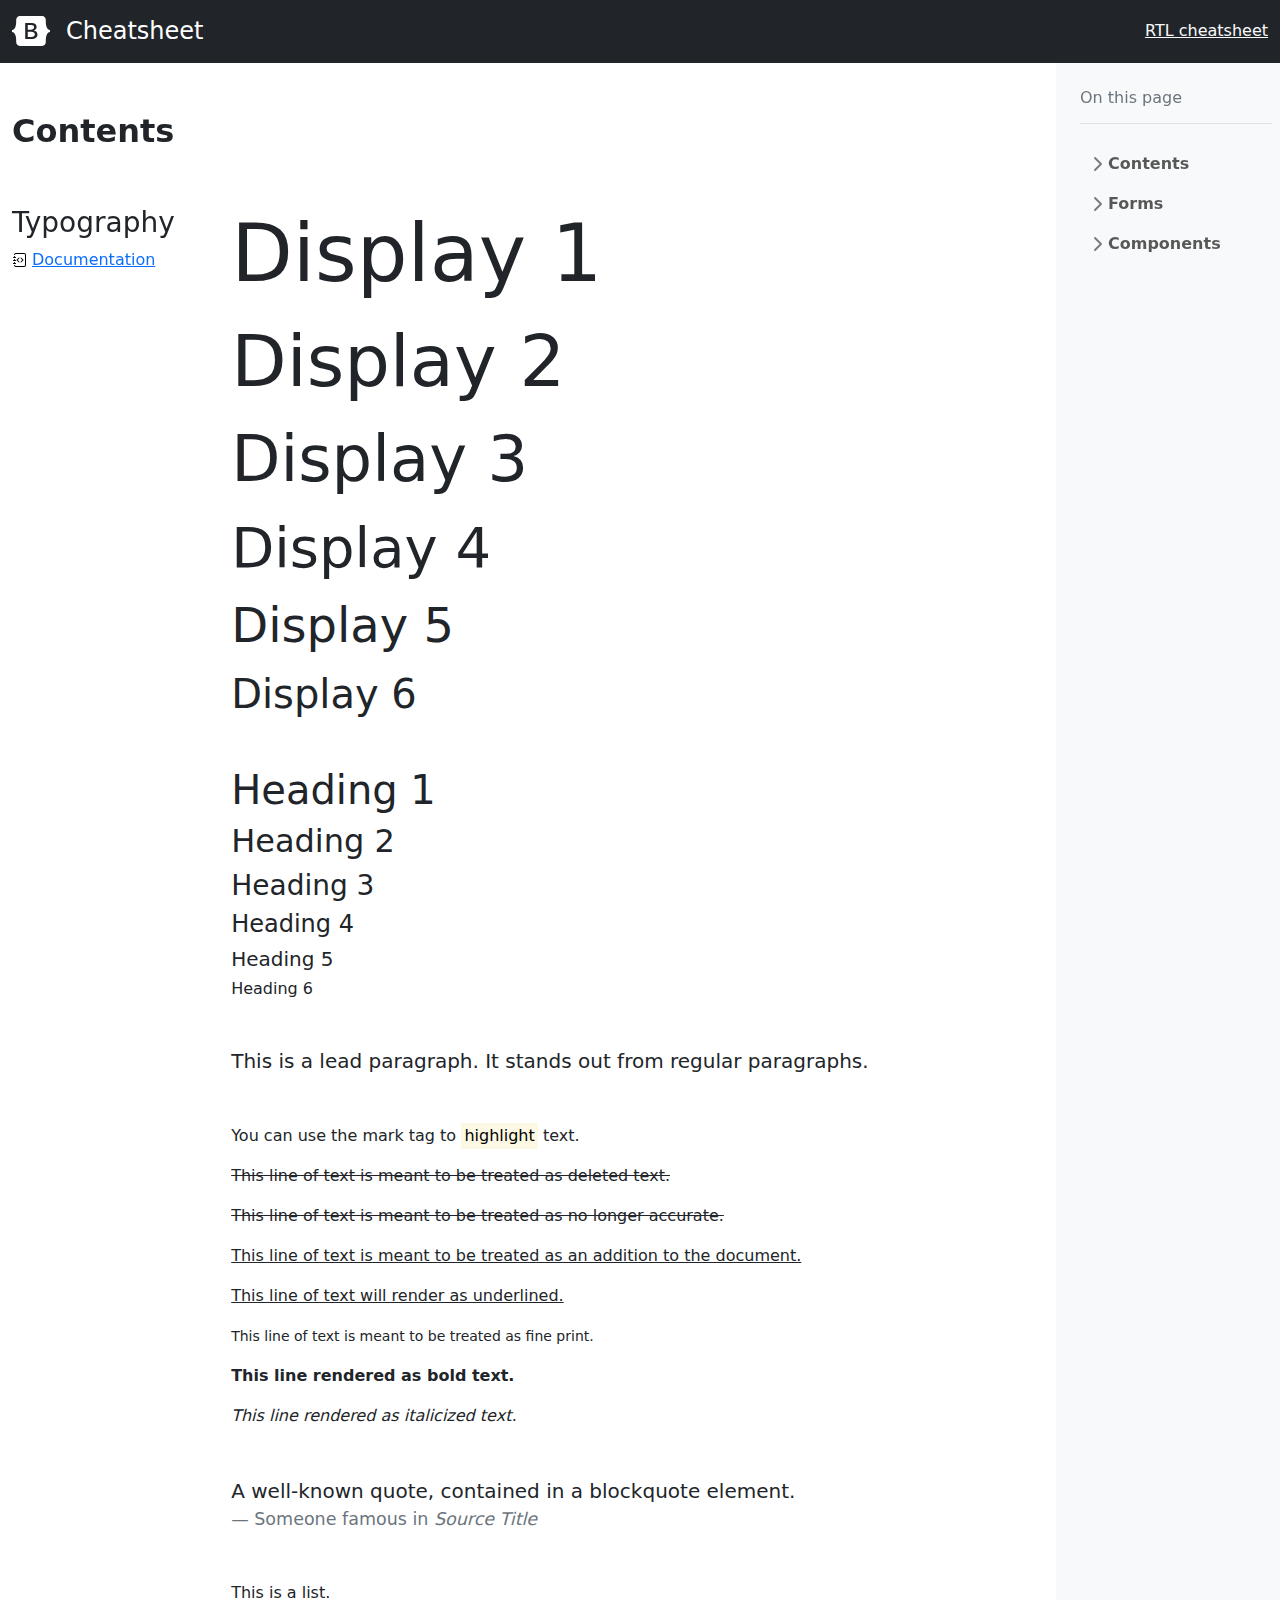
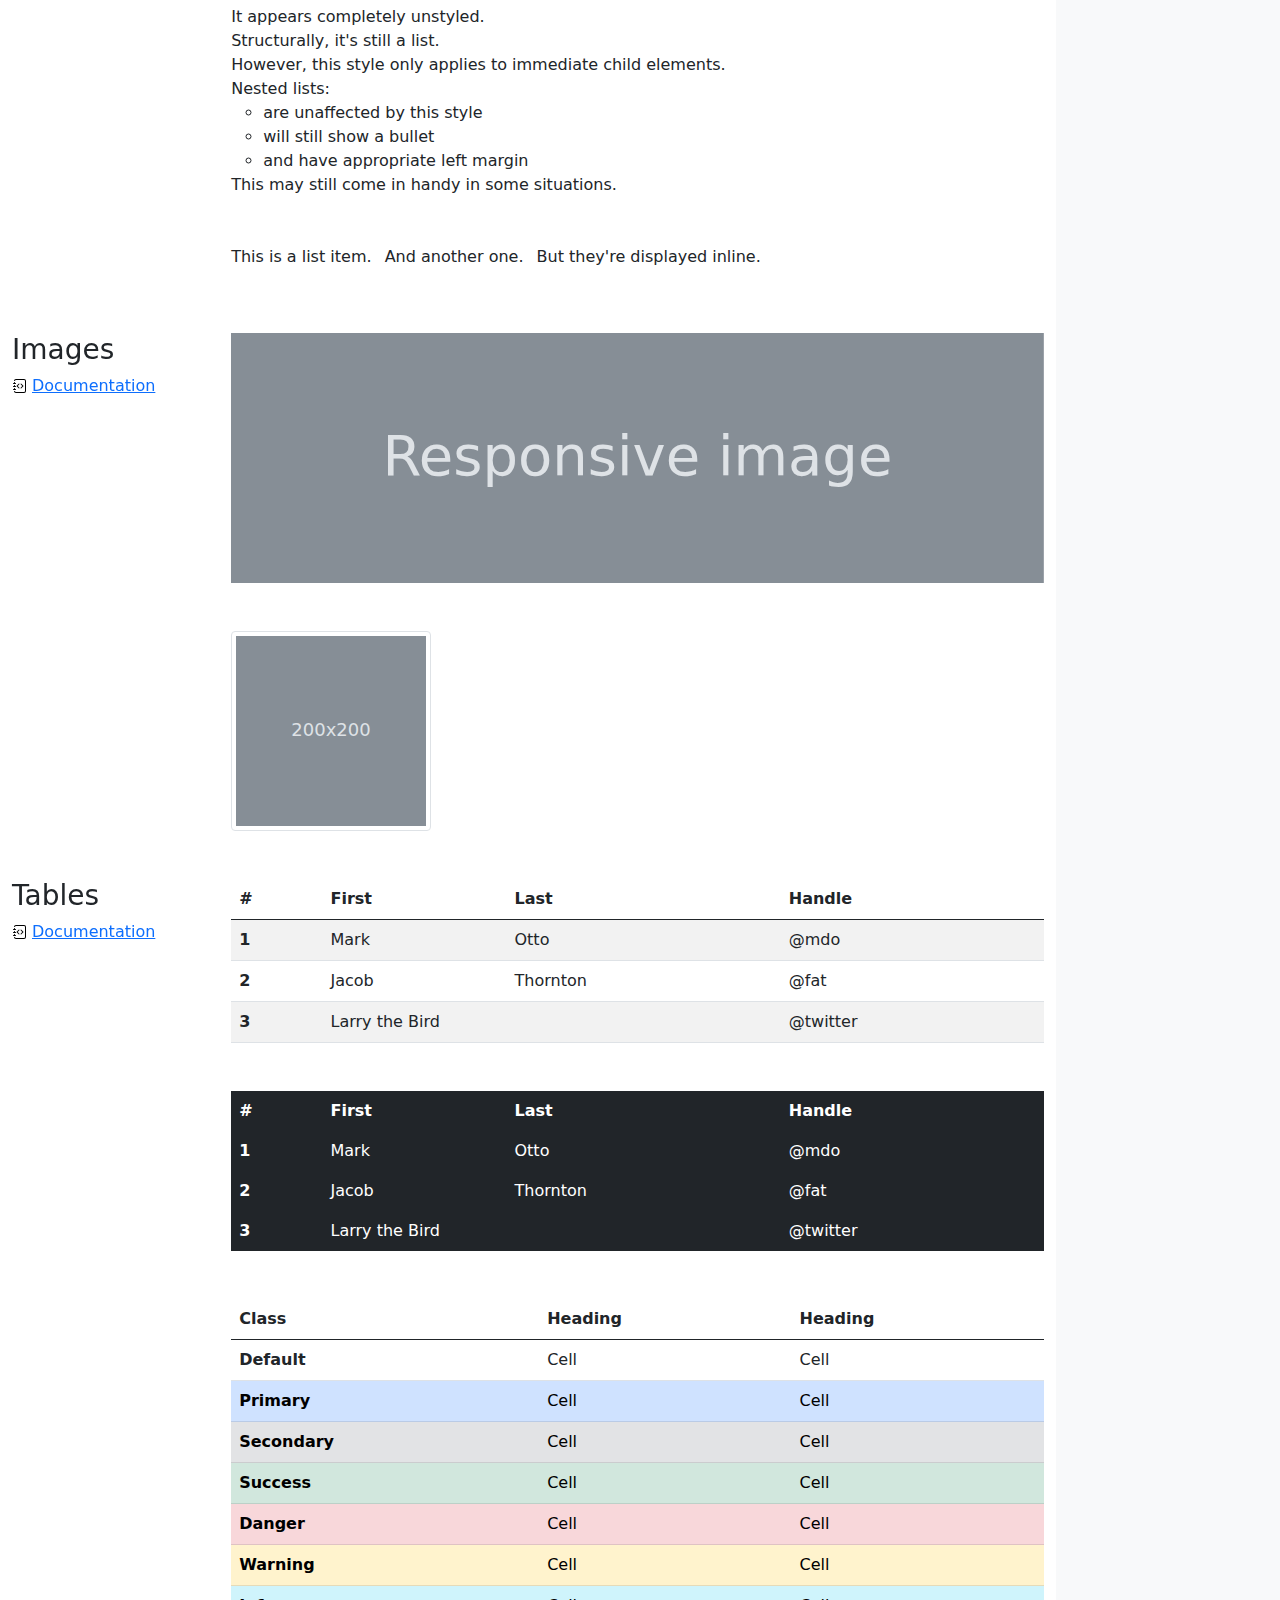
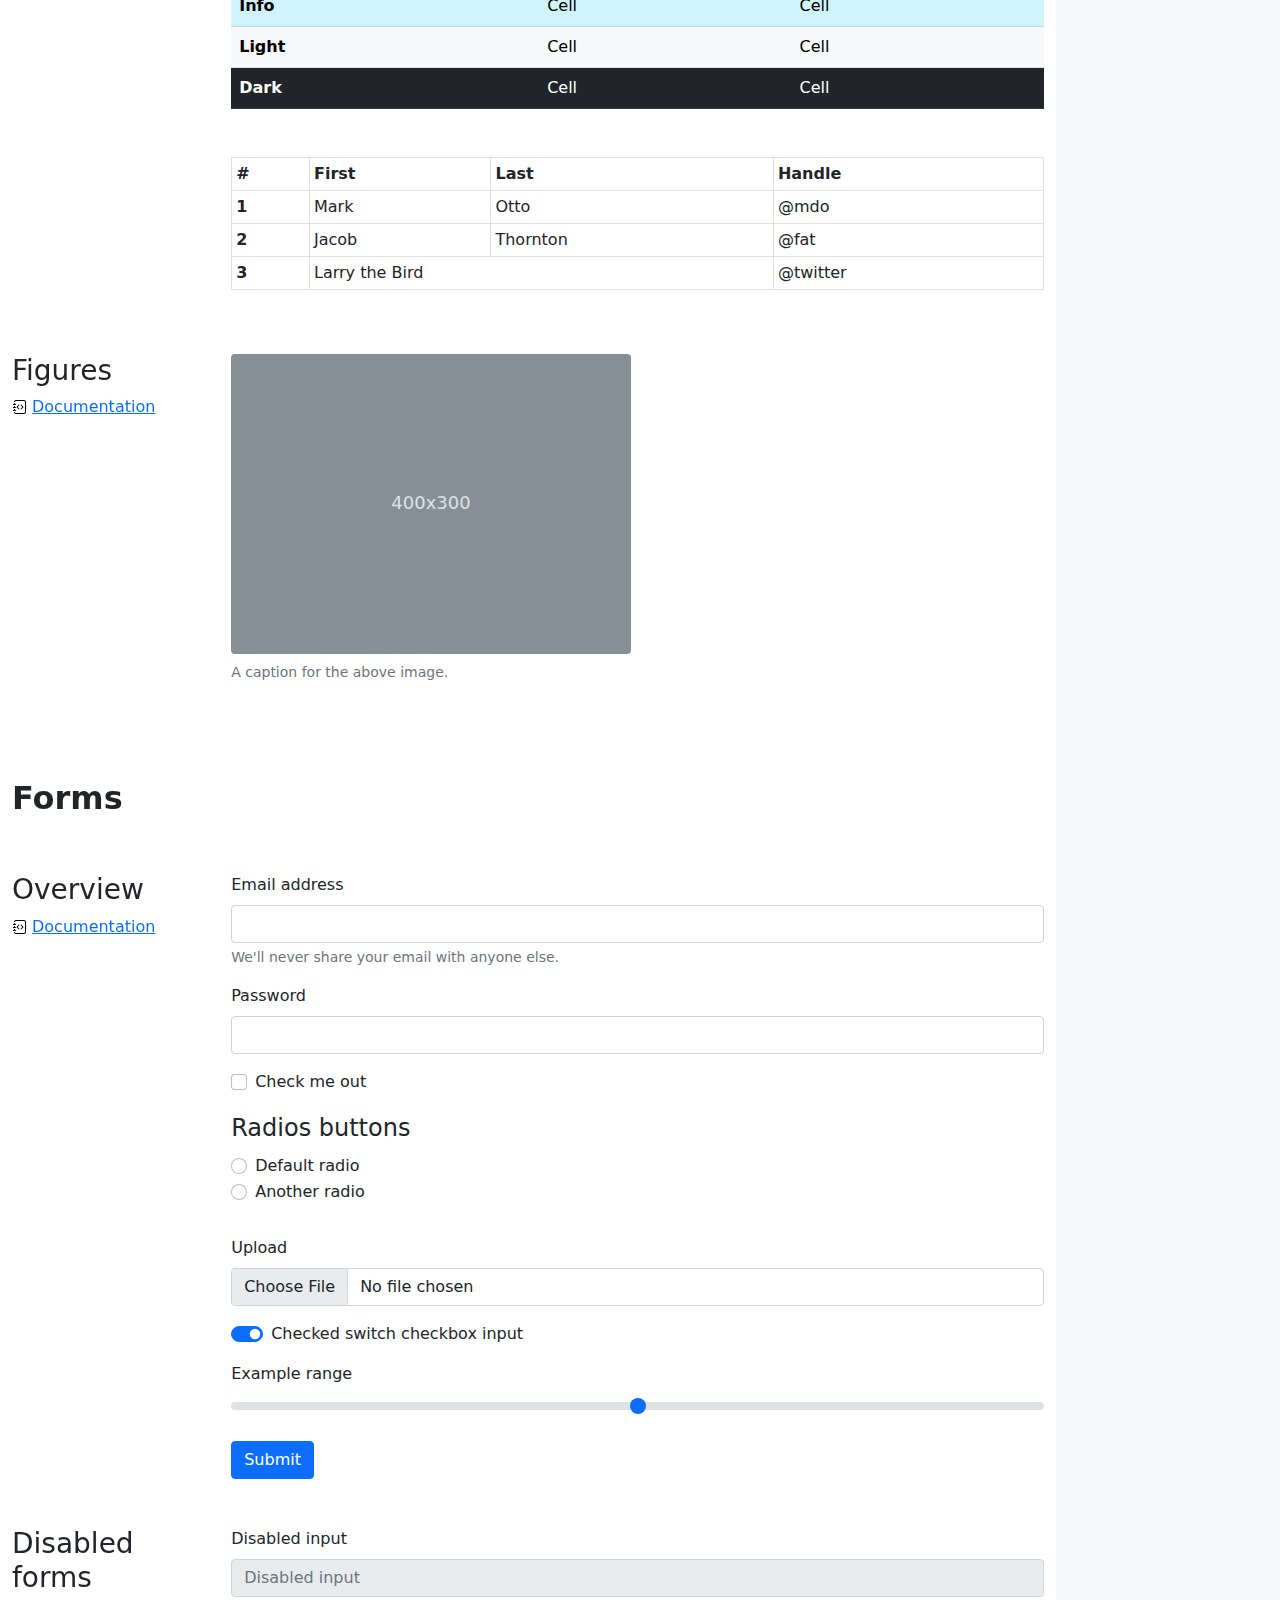
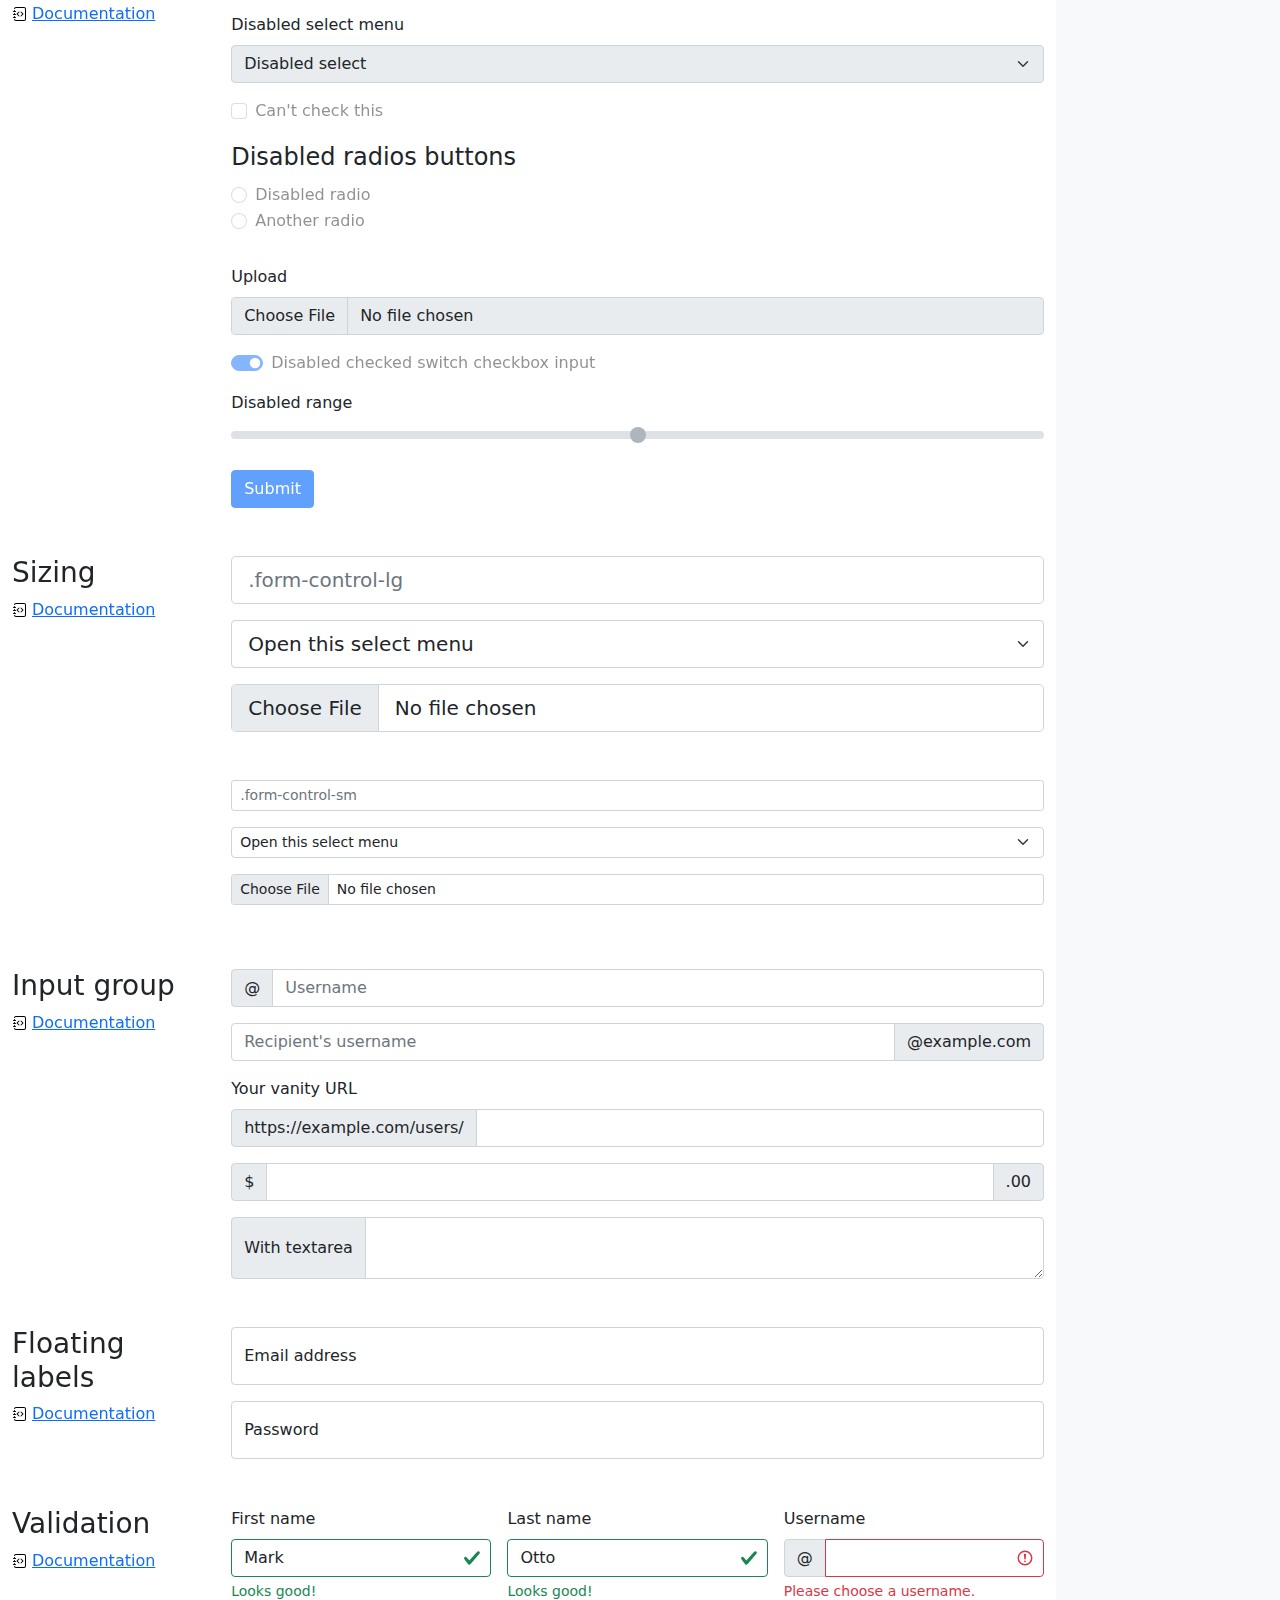
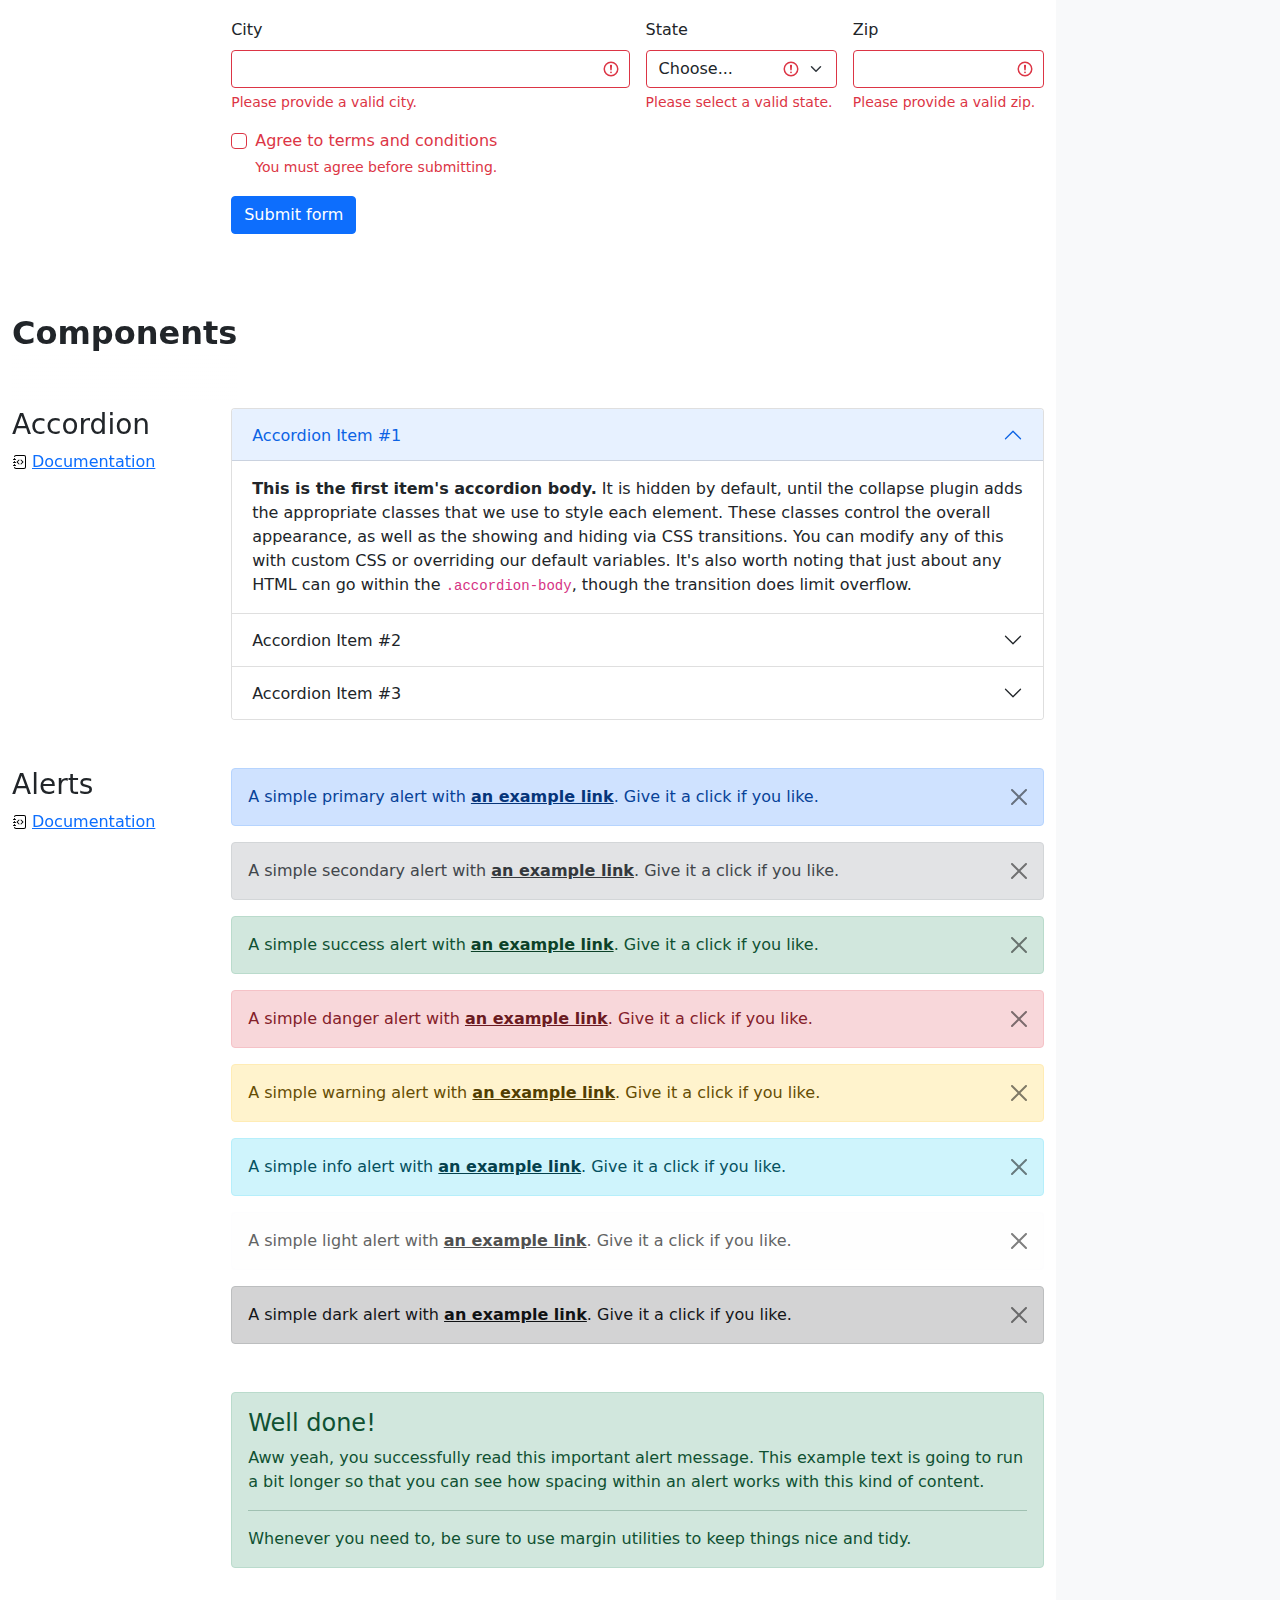
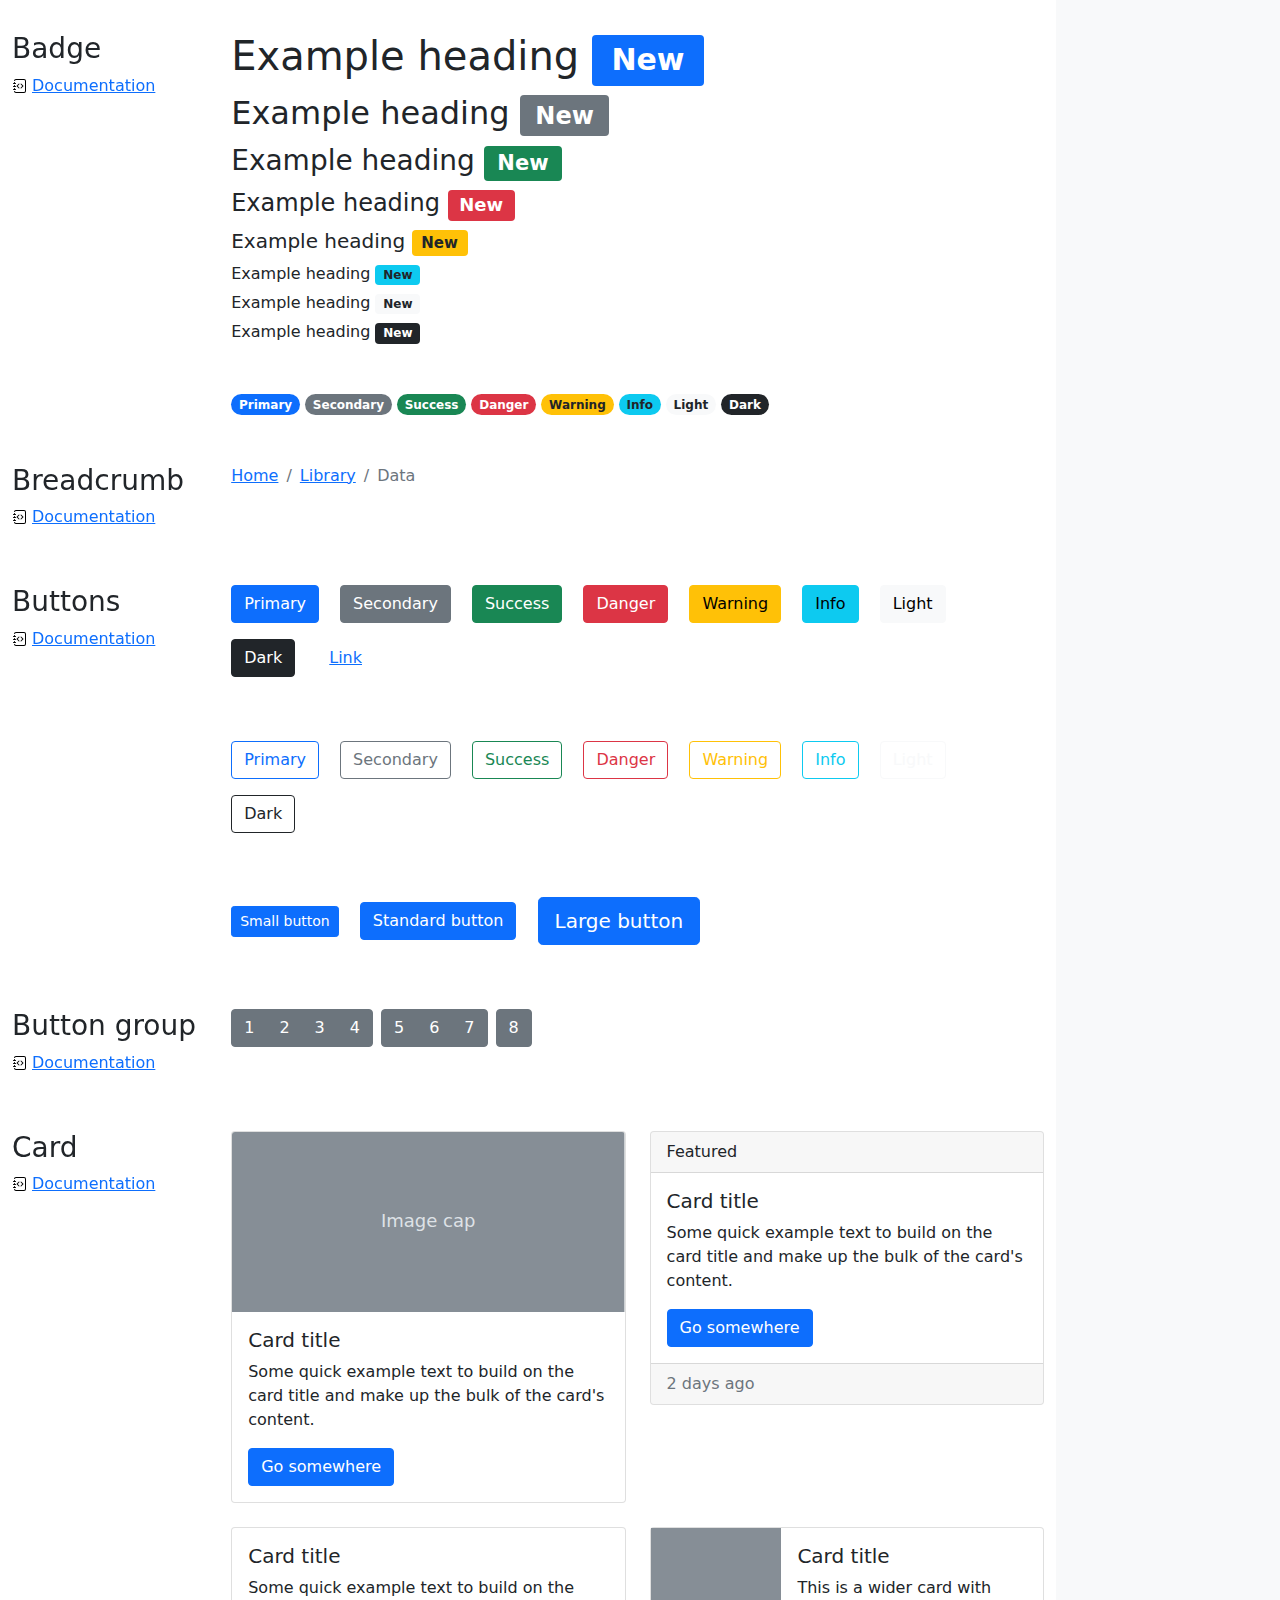
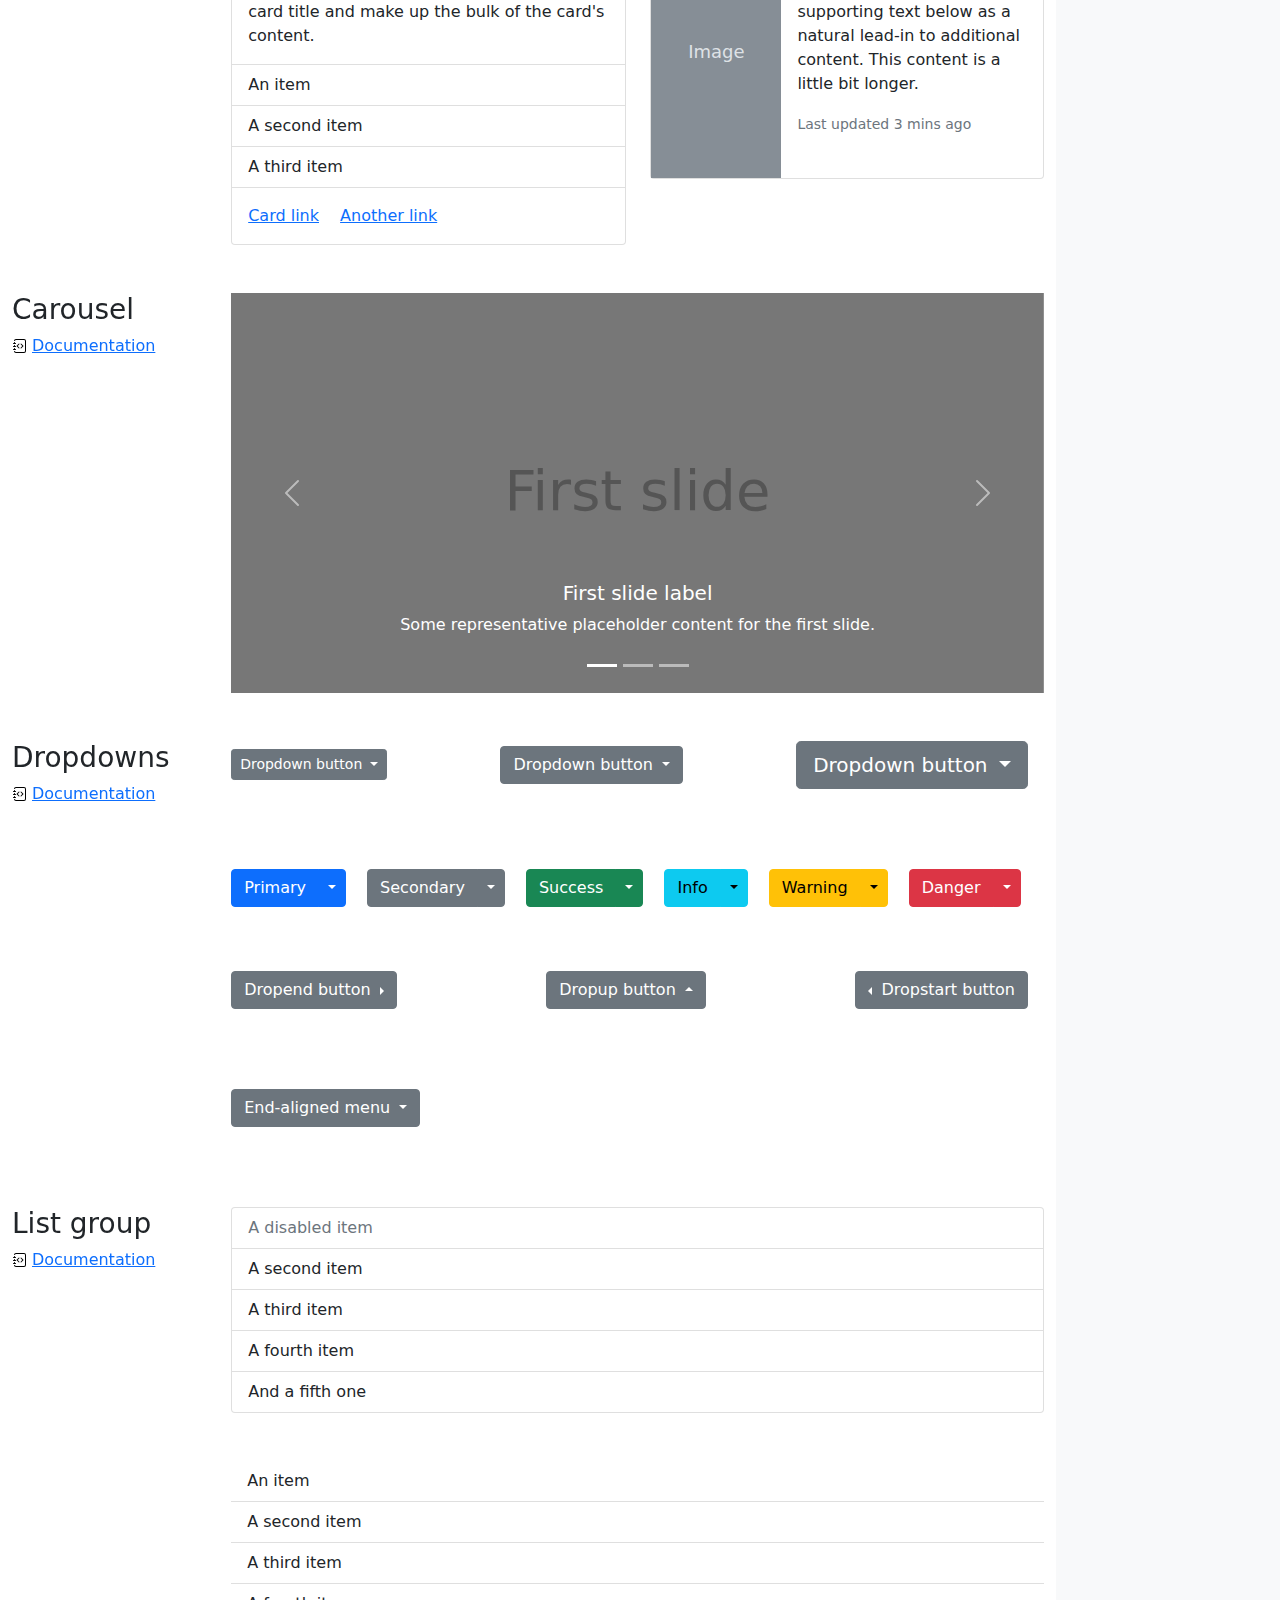
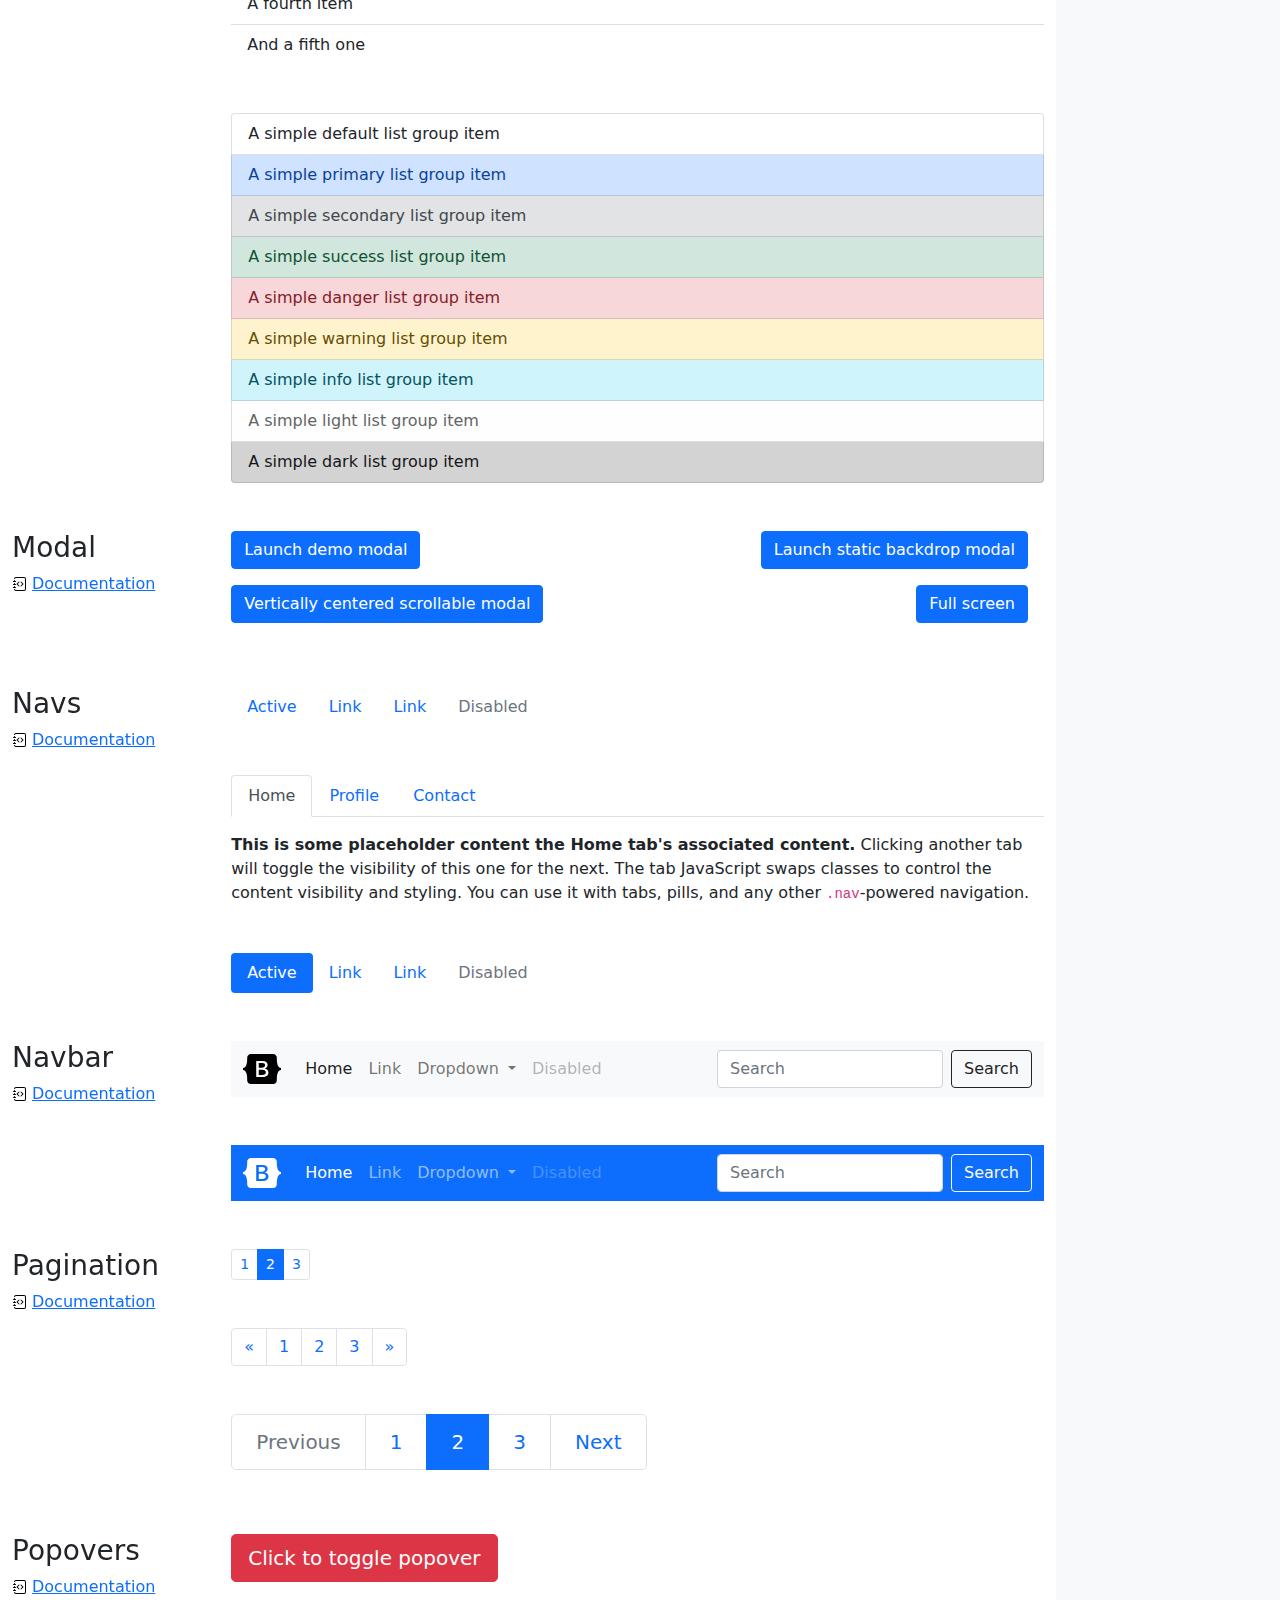
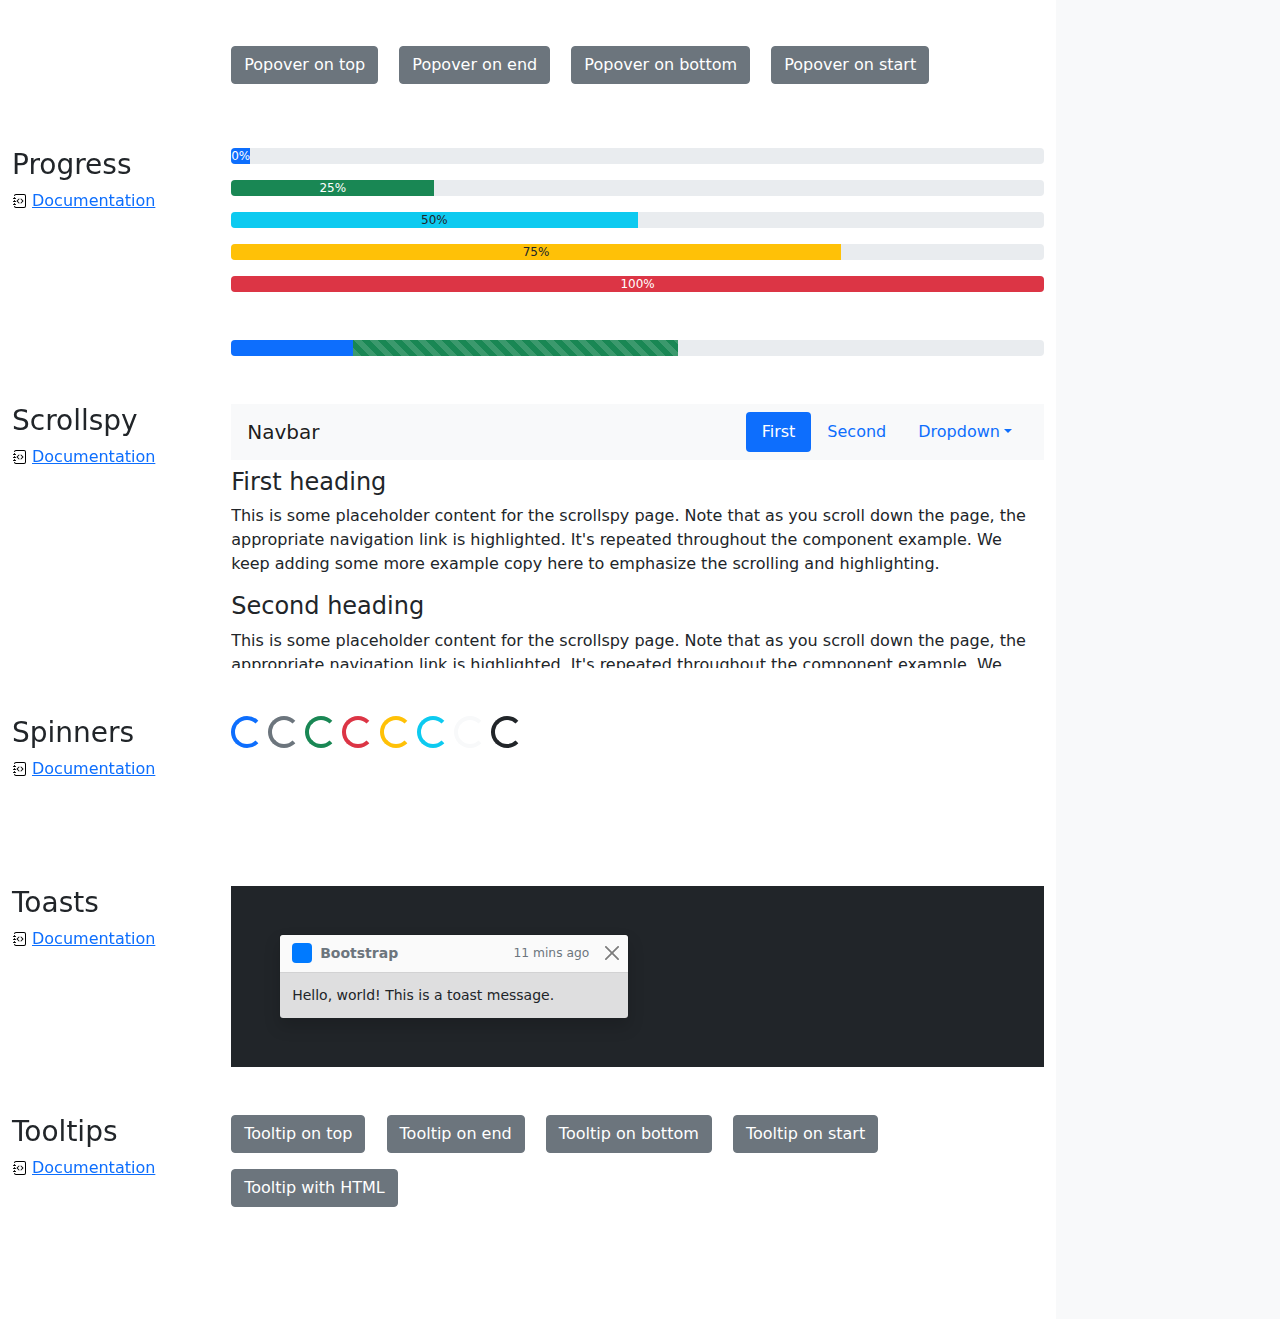
<file: bootstrap-5.0.2-examples/cheatsheet/index.html>
<!doctype html>
<html lang="en">
  <head>
    <meta charset="utf-8">
    <meta name="viewport" content="width=device-width, initial-scale=1">
    <meta name="description" content="">
    <meta name="author" content="Mark Otto, Jacob Thornton, and Bootstrap contributors">
    <meta name="generator" content="Hugo 0.84.0">
    <title>Cheatsheet · Bootstrap v5.0</title>

    <link rel="canonical" href="https://getbootstrap.com/docs/5.0/examples/cheatsheet/">

    

    <!-- Bootstrap core CSS -->
<link href="../assets/dist/css/bootstrap.min.css" rel="stylesheet">

    <style>
      .bd-placeholder-img {
        font-size: 1.125rem;
        text-anchor: middle;
        -webkit-user-select: none;
        -moz-user-select: none;
        user-select: none;
      }

      @media (min-width: 768px) {
        .bd-placeholder-img-lg {
          font-size: 3.5rem;
        }
      }
    </style>

    
    <!-- Custom styles for this template -->
    <link href="cheatsheet.css" rel="stylesheet">
  </head>
  <body class="bg-light">
    
<header class="bd-header bg-dark py-3 d-flex align-items-stretch border-bottom border-dark">
  <div class="container-fluid d-flex align-items-center">
    <h1 class="d-flex align-items-center fs-4 text-white mb-0">
      <img src="../assets/brand/bootstrap-logo-white.svg" width="38" height="30" class="me-3" alt="Bootstrap">
      Cheatsheet
    </h1>
    <a href="../examples/cheatsheet-rtl/" class="ms-auto link-light" hreflang="ar">RTL cheatsheet</a>
  </div>
</header>
<aside class="bd-aside sticky-xl-top text-muted align-self-start mb-3 mb-xl-5 px-2">
  <h2 class="h6 pt-4 pb-3 mb-4 border-bottom">On this page</h2>
  <nav class="small" id="toc">
    <ul class="list-unstyled">
      <li class="my-2">
        <button class="btn d-inline-flex align-items-center collapsed" data-bs-toggle="collapse" aria-expanded="false" data-bs-target="#contents-collapse" aria-controls="contents-collapse">Contents</button>
        <ul class="list-unstyled ps-3 collapse" id="contents-collapse">
          <li><a class="d-inline-flex align-items-center rounded" href="#typography">Typography</a></li>
          <li><a class="d-inline-flex align-items-center rounded" href="#images">Images</a></li>
          <li><a class="d-inline-flex align-items-center rounded" href="#tables">Tables</a></li>
          <li><a class="d-inline-flex align-items-center rounded" href="#figures">Figures</a></li>
        </ul>
      </li>
      <li class="my-2">
        <button class="btn d-inline-flex align-items-center collapsed" data-bs-toggle="collapse" aria-expanded="false" data-bs-target="#forms-collapse" aria-controls="forms-collapse">Forms</button>
        <ul class="list-unstyled ps-3 collapse" id="forms-collapse">
          <li><a class="d-inline-flex align-items-center rounded" href="#overview">Overview</a></li>
          <li><a class="d-inline-flex align-items-center rounded" href="#disabled-forms">Disabled forms</a></li>
          <li><a class="d-inline-flex align-items-center rounded" href="#sizing">Sizing</a></li>
          <li><a class="d-inline-flex align-items-center rounded" href="#input-group">Input group</a></li>
          <li><a class="d-inline-flex align-items-center rounded" href="#floating-labels">Floating labels</a></li>
          <li><a class="d-inline-flex align-items-center rounded" href="#validation">Validation</a></li>
        </ul>
      </li>
      <li class="my-2">
        <button class="btn d-inline-flex align-items-center collapsed" data-bs-toggle="collapse" aria-expanded="false" data-bs-target="#components-collapse" aria-controls="components-collapse">Components</button>
        <ul class="list-unstyled ps-3 collapse" id="components-collapse">
          <li><a class="d-inline-flex align-items-center rounded" href="#accordion">Accordion</a></li>
          <li><a class="d-inline-flex align-items-center rounded" href="#alerts">Alerts</a></li>
          <li><a class="d-inline-flex align-items-center rounded" href="#badge">Badge</a></li>
          <li><a class="d-inline-flex align-items-center rounded" href="#breadcrumb">Breadcrumb</a></li>
          <li><a class="d-inline-flex align-items-center rounded" href="#buttons">Buttons</a></li>
          <li><a class="d-inline-flex align-items-center rounded" href="#button-group">Button group</a></li>
          <li><a class="d-inline-flex align-items-center rounded" href="#card">Card</a></li>
          <li><a class="d-inline-flex align-items-center rounded" href="#carousel">Carousel</a></li>
          <li><a class="d-inline-flex align-items-center rounded" href="#dropdowns">Dropdowns</a></li>
          <li><a class="d-inline-flex align-items-center rounded" href="#list-group">List group</a></li>
          <li><a class="d-inline-flex align-items-center rounded" href="#modal">Modal</a></li>
          <li><a class="d-inline-flex align-items-center rounded" href="#navs">Navs</a></li>
          <li><a class="d-inline-flex align-items-center rounded" href="#navbar">Navbar</a></li>
          <li><a class="d-inline-flex align-items-center rounded" href="#pagination">Pagination</a></li>
          <li><a class="d-inline-flex align-items-center rounded" href="#popovers">Popovers</a></li>
          <li><a class="d-inline-flex align-items-center rounded" href="#progress">Progress</a></li>
          <li><a class="d-inline-flex align-items-center rounded" href="#scrollspy">Scrollspy</a></li>
          <li><a class="d-inline-flex align-items-center rounded" href="#spinners">Spinners</a></li>
          <li><a class="d-inline-flex align-items-center rounded" href="#toasts">Toasts</a></li>
          <li><a class="d-inline-flex align-items-center rounded" href="#tooltips">Tooltips</a></li>
        </ul>
      </li>
    </ul>
  </nav>
</aside>
<div class="bd-cheatsheet container-fluid bg-body">
  <section id="content">
    <h2 class="sticky-xl-top fw-bold pt-3 pt-xl-5 pb-2 pb-xl-3">Contents</h2>

    <article class="my-3" id="typography">
      <div class="bd-heading sticky-xl-top align-self-start mt-5 mb-3 mt-xl-0 mb-xl-2">
        <h3>Typography</h3>
        <a class="d-flex align-items-center" href="../content/typography/">Documentation</a>
      </div>

      <div>
        <div class="bd-example">
        <p class="display-1">Display 1</p>
        <p class="display-2">Display 2</p>
        <p class="display-3">Display 3</p>
        <p class="display-4">Display 4</p>
        <p class="display-5">Display 5</p>
        <p class="display-6">Display 6</p>
        </div>

        <div class="bd-example">
        <p class="h1">Heading 1</p>
        <p class="h2">Heading 2</p>
        <p class="h3">Heading 3</p>
        <p class="h4">Heading 4</p>
        <p class="h5">Heading 5</p>
        <p class="h6">Heading 6</p>
        </div>

        <div class="bd-example">
        <p class="lead">
          This is a lead paragraph. It stands out from regular paragraphs.
        </p>
        </div>

        <div class="bd-example">
        <p>You can use the mark tag to <mark>highlight</mark> text.</p>
        <p><del>This line of text is meant to be treated as deleted text.</del></p>
        <p><s>This line of text is meant to be treated as no longer accurate.</s></p>
        <p><ins>This line of text is meant to be treated as an addition to the document.</ins></p>
        <p><u>This line of text will render as underlined.</u></p>
        <p><small>This line of text is meant to be treated as fine print.</small></p>
        <p><strong>This line rendered as bold text.</strong></p>
        <p><em>This line rendered as italicized text.</em></p>
        </div>

        <div class="bd-example">
        <blockquote class="blockquote">
          <p>A well-known quote, contained in a blockquote element.</p>
          <footer class="blockquote-footer">Someone famous in <cite title="Source Title">Source Title</cite></footer>
        </blockquote>
        </div>

        <div class="bd-example">
        <ul class="list-unstyled">
          <li>This is a list.</li>
          <li>It appears completely unstyled.</li>
          <li>Structurally, it's still a list.</li>
          <li>However, this style only applies to immediate child elements.</li>
          <li>Nested lists:
            <ul>
              <li>are unaffected by this style</li>
              <li>will still show a bullet</li>
              <li>and have appropriate left margin</li>
            </ul>
          </li>
          <li>This may still come in handy in some situations.</li>
        </ul>
        </div>

        <div class="bd-example">
        <ul class="list-inline">
          <li class="list-inline-item">This is a list item.</li>
          <li class="list-inline-item">And another one.</li>
          <li class="list-inline-item">But they're displayed inline.</li>
        </ul>
        </div>
      </div>
    </article>
    <article class="my-3" id="images">
      <div class="bd-heading sticky-xl-top align-self-start mt-5 mb-3 mt-xl-0 mb-xl-2">
        <h3>Images</h3>
        <a class="d-flex align-items-center" href="../content/images/">Documentation</a>
      </div>

      <div>
        <div class="bd-example">
        <svg class="bd-placeholder-img bd-placeholder-img-lg img-fluid" width="100%" height="250" xmlns="http://www.w3.org/2000/svg" role="img" aria-label="Placeholder: Responsive image" preserveAspectRatio="xMidYMid slice" focusable="false"><title>Placeholder</title><rect width="100%" height="100%" fill="#868e96"/><text x="50%" y="50%" fill="#dee2e6" dy=".3em">Responsive image</text></svg>

        </div>

        <div class="bd-example">
        <svg class="bd-placeholder-img img-thumbnail" width="200" height="200" xmlns="http://www.w3.org/2000/svg" role="img" aria-label="A generic square placeholder image with a white border around it, making it resemble a photograph taken with an old instant camera: 200x200" preserveAspectRatio="xMidYMid slice" focusable="false"><title>A generic square placeholder image with a white border around it, making it resemble a photograph taken with an old instant camera</title><rect width="100%" height="100%" fill="#868e96"/><text x="50%" y="50%" fill="#dee2e6" dy=".3em">200x200</text></svg>

        </div>
      </div>
    </article>
    <article class="my-3" id="tables">
      <div class="bd-heading sticky-xl-top align-self-start mt-5 mb-3 mt-xl-0 mb-xl-2">
        <h3>Tables</h3>
        <a class="d-flex align-items-center" href="../content/tables/">Documentation</a>
      </div>

      <div>
        <div class="bd-example">
        <table class="table table-striped">
          <thead>
          <tr>
            <th scope="col">#</th>
            <th scope="col">First</th>
            <th scope="col">Last</th>
            <th scope="col">Handle</th>
          </tr>
          </thead>
          <tbody>
          <tr>
            <th scope="row">1</th>
            <td>Mark</td>
            <td>Otto</td>
            <td>@mdo</td>
          </tr>
          <tr>
            <th scope="row">2</th>
            <td>Jacob</td>
            <td>Thornton</td>
            <td>@fat</td>
          </tr>
          <tr>
            <th scope="row">3</th>
            <td colspan="2">Larry the Bird</td>
            <td>@twitter</td>
          </tr>
          </tbody>
        </table>
        </div>

        <div class="bd-example">
        <table class="table table-dark table-borderless">
          <thead>
          <tr>
            <th scope="col">#</th>
            <th scope="col">First</th>
            <th scope="col">Last</th>
            <th scope="col">Handle</th>
          </tr>
          </thead>
          <tbody>
          <tr>
            <th scope="row">1</th>
            <td>Mark</td>
            <td>Otto</td>
            <td>@mdo</td>
          </tr>
          <tr>
            <th scope="row">2</th>
            <td>Jacob</td>
            <td>Thornton</td>
            <td>@fat</td>
          </tr>
          <tr>
            <th scope="row">3</th>
            <td colspan="2">Larry the Bird</td>
            <td>@twitter</td>
          </tr>
          </tbody>
        </table>
        </div>

        <div class="bd-example">
        <table class="table table-hover">
          <thead>
          <tr>
            <th scope="col">Class</th>
            <th scope="col">Heading</th>
            <th scope="col">Heading</th>
          </tr>
          </thead>
          <tbody>
          <tr>
            <th scope="row">Default</th>
            <td>Cell</td>
            <td>Cell</td>
          </tr>
          
          <tr class="table-primary">
            <th scope="row">Primary</th>
            <td>Cell</td>
            <td>Cell</td>
          </tr>
          <tr class="table-secondary">
            <th scope="row">Secondary</th>
            <td>Cell</td>
            <td>Cell</td>
          </tr>
          <tr class="table-success">
            <th scope="row">Success</th>
            <td>Cell</td>
            <td>Cell</td>
          </tr>
          <tr class="table-danger">
            <th scope="row">Danger</th>
            <td>Cell</td>
            <td>Cell</td>
          </tr>
          <tr class="table-warning">
            <th scope="row">Warning</th>
            <td>Cell</td>
            <td>Cell</td>
          </tr>
          <tr class="table-info">
            <th scope="row">Info</th>
            <td>Cell</td>
            <td>Cell</td>
          </tr>
          <tr class="table-light">
            <th scope="row">Light</th>
            <td>Cell</td>
            <td>Cell</td>
          </tr>
          <tr class="table-dark">
            <th scope="row">Dark</th>
            <td>Cell</td>
            <td>Cell</td>
          </tr>
          </tbody>
        </table>
        </div>

        <div class="bd-example">
        <table class="table table-sm table-bordered">
          <thead>
          <tr>
            <th scope="col">#</th>
            <th scope="col">First</th>
            <th scope="col">Last</th>
            <th scope="col">Handle</th>
          </tr>
          </thead>
          <tbody>
          <tr>
            <th scope="row">1</th>
            <td>Mark</td>
            <td>Otto</td>
            <td>@mdo</td>
          </tr>
          <tr>
            <th scope="row">2</th>
            <td>Jacob</td>
            <td>Thornton</td>
            <td>@fat</td>
          </tr>
          <tr>
            <th scope="row">3</th>
            <td colspan="2">Larry the Bird</td>
            <td>@twitter</td>
          </tr>
          </tbody>
        </table>
        </div>
      </div>
    </article>
    <article class="my-3" id="figures">
      <div class="bd-heading sticky-xl-top align-self-start mt-5 mb-3 mt-xl-0 mb-xl-2">
        <h3>Figures</h3>
        <a class="d-flex align-items-center" href="../content/figures/">Documentation</a>
      </div>

      <div>
        <div class="bd-example">
        <figure class="figure">
          <svg class="bd-placeholder-img figure-img img-fluid rounded" width="400" height="300" xmlns="http://www.w3.org/2000/svg" role="img" aria-label="Placeholder: 400x300" preserveAspectRatio="xMidYMid slice" focusable="false"><title>Placeholder</title><rect width="100%" height="100%" fill="#868e96"/><text x="50%" y="50%" fill="#dee2e6" dy=".3em">400x300</text></svg>

          <figcaption class="figure-caption">A caption for the above image.</figcaption>
        </figure>
        </div>
      </div>
    </article>
  </section>

  <section id="forms">
    <h2 class="sticky-xl-top fw-bold pt-3 pt-xl-5 pb-2 pb-xl-3">Forms</h2>

    <article class="my-3" id="overview">
      <div class="bd-heading sticky-xl-top align-self-start mt-5 mb-3 mt-xl-0 mb-xl-2">
        <h3>Overview</h3>
        <a class="d-flex align-items-center" href="../forms/overview/">Documentation</a>
      </div>

      <div>
        <div class="bd-example">
        <form>
          <div class="mb-3">
            <label for="exampleInputEmail1" class="form-label">Email address</label>
            <input type="email" class="form-control" id="exampleInputEmail1" aria-describedby="emailHelp">
            <div id="emailHelp" class="form-text">We'll never share your email with anyone else.</div>
          </div>
          <div class="mb-3">
            <label for="exampleInputPassword1" class="form-label">Password</label>
            <input type="password" class="form-control" id="exampleInputPassword1">
          </div>
          <div class="mb-3 form-check">
            <input type="checkbox" class="form-check-input" id="exampleCheck1">
            <label class="form-check-label" for="exampleCheck1">Check me out</label>
          </div>
          <fieldset class="mb-3">
            <legend>Radios buttons</legend>
            <div class="form-check">
              <input type="radio" name="radios" class="form-check-input" id="exampleRadio1">
              <label class="form-check-label" for="exampleRadio1">Default radio</label>
            </div>
            <div class="mb-3 form-check">
              <input type="radio" name="radios" class="form-check-input" id="exampleRadio2">
              <label class="form-check-label" for="exampleRadio2">Another radio</label>
            </div>
          </fieldset>
          <div class="mb-3">
            <label class="form-label" for="customFile">Upload</label>
            <input type="file" class="form-control" id="customFile">
          </div>
          <div class="mb-3 form-check form-switch">
            <input class="form-check-input" type="checkbox" id="flexSwitchCheckChecked" checked>
            <label class="form-check-label" for="flexSwitchCheckChecked">Checked switch checkbox input</label>
          </div>
          <div class="mb-3">
            <label for="customRange3" class="form-label">Example range</label>
            <input type="range" class="form-range" min="0" max="5" step="0.5" id="customRange3">
          </div>
          <button type="submit" class="btn btn-primary">Submit</button>
        </form>
        </div>
      </div>
    </article>
    <article class="my-3" id="disabled-forms">
      <div class="bd-heading sticky-xl-top align-self-start mt-5 mb-3 mt-xl-0 mb-xl-2">
        <h3>Disabled forms</h3>
        <a class="d-flex align-items-center" href="../forms/overview/#disabled-forms">Documentation</a>
      </div>

      <div>
        <div class="bd-example">
        <form>
          <fieldset disabled aria-label="Disabled fieldset example">
            <div class="mb-3">
              <label for="disabledTextInput" class="form-label">Disabled input</label>
              <input type="text" id="disabledTextInput" class="form-control" placeholder="Disabled input">
            </div>
            <div class="mb-3">
              <label for="disabledSelect" class="form-label">Disabled select menu</label>
              <select id="disabledSelect" class="form-select">
                <option>Disabled select</option>
              </select>
            </div>
            <div class="mb-3">
              <div class="form-check">
                <input class="form-check-input" type="checkbox" id="disabledFieldsetCheck" disabled>
                <label class="form-check-label" for="disabledFieldsetCheck">
                  Can't check this
                </label>
              </div>
            </div>
            <fieldset class="mb-3">
              <legend>Disabled radios buttons</legend>
              <div class="form-check">
                <input type="radio" name="radios" class="form-check-input" id="disabledRadio1" disabled>
                <label class="form-check-label" for="disabledRadio1">Disabled radio</label>
              </div>
              <div class="mb-3 form-check">
                <input type="radio" name="radios" class="form-check-input" id="disabledRadio2" disabled>
                <label class="form-check-label" for="disabledRadio2">Another radio</label>
              </div>
            </fieldset>
            <div class="mb-3">
              <label class="form-label" for="disabledCustomFile">Upload</label>
              <input type="file" class="form-control" id="disabledCustomFile" disabled>
            </div>
            <div class="mb-3 form-check form-switch">
              <input class="form-check-input" type="checkbox" id="disabledSwitchCheckChecked" checked disabled>
              <label class="form-check-label" for="disabledSwitchCheckChecked">Disabled checked switch checkbox input</label>
            </div>
            <div class="mb-3">
              <label for="disabledRange" class="form-label">Disabled range</label>
              <input type="range" class="form-range" min="0" max="5" step="0.5" id="disabledRange">
            </div>
            <button type="submit" class="btn btn-primary">Submit</button>
          </fieldset>
        </form>
        </div>
      </div>
    </article>
    <article class="my-3" id="sizing">
      <div class="bd-heading sticky-xl-top align-self-start mt-5 mb-3 mt-xl-0 mb-xl-2">
        <h3>Sizing</h3>
        <a class="d-flex align-items-center" href="../forms/form-control/#sizing">Documentation</a>
      </div>

      <div>
        <div class="bd-example">
        <div class="mb-3">
          <input class="form-control form-control-lg" type="text" placeholder=".form-control-lg" aria-label=".form-control-lg example">
        </div>
        <div class="mb-3">
          <select class="form-select form-select-lg mb-3" aria-label=".form-select-lg example">
            <option selected>Open this select menu</option>
            <option value="1">One</option>
            <option value="2">Two</option>
            <option value="3">Three</option>
          </select>
        </div>
        <div class="mb-3">
          <input type="file" class="form-control form-control-lg" aria-label="Large file input example">
        </div>
        </div>

        <div class="bd-example">
        <div class="mb-3">
          <input class="form-control form-control-sm" type="text" placeholder=".form-control-sm" aria-label=".form-control-sm example">
        </div>
        <div class="mb-3">
          <select class="form-select form-select-sm" aria-label=".form-select-sm example">
            <option selected>Open this select menu</option>
            <option value="1">One</option>
            <option value="2">Two</option>
            <option value="3">Three</option>
          </select>
        </div>
        <div class="mb-3">
          <input type="file" class="form-control form-control-sm" aria-label="Small file input example">
        </div>
        </div>
      </div>
    </article>
    <article class="my-3" id="input-group">
      <div class="bd-heading sticky-xl-top align-self-start mt-5 mb-3 mt-xl-0 mb-xl-2">
        <h3>Input group</h3>
        <a class="d-flex align-items-center" href="../forms/input-group/">Documentation</a>
      </div>

      <div>
        <div class="bd-example">
        <div class="input-group mb-3">
          <span class="input-group-text" id="basic-addon1">@</span>
          <input type="text" class="form-control" placeholder="Username" aria-label="Username" aria-describedby="basic-addon1">
        </div>
        <div class="input-group mb-3">
          <input type="text" class="form-control" placeholder="Recipient's username" aria-label="Recipient's username" aria-describedby="basic-addon2">
          <span class="input-group-text" id="basic-addon2">@example.com</span>
        </div>
        <label for="basic-url" class="form-label">Your vanity URL</label>
        <div class="input-group mb-3">
          <span class="input-group-text" id="basic-addon3">https://example.com/users/</span>
          <input type="text" class="form-control" id="basic-url" aria-describedby="basic-addon3">
        </div>
        <div class="input-group mb-3">
          <span class="input-group-text">$</span>
          <input type="text" class="form-control" aria-label="Amount (to the nearest dollar)">
          <span class="input-group-text">.00</span>
        </div>
        <div class="input-group">
          <span class="input-group-text">With textarea</span>
          <textarea class="form-control" aria-label="With textarea"></textarea>
        </div>
        </div>
      </div>
    </article>
    <article class="my-3" id="floating-labels">
      <div class="bd-heading sticky-xl-top align-self-start mt-5 mb-3 mt-xl-0 mb-xl-2">
        <h3>Floating labels</h3>
        <a class="d-flex align-items-center" href="../forms/floating-labels/">Documentation</a>
      </div>

      <div>
        <div class="bd-example">
        <form>
          <div class="form-floating mb-3">
            <input type="email" class="form-control" id="floatingInput" placeholder="name@example.com">
            <label for="floatingInput">Email address</label>
          </div>
          <div class="form-floating">
            <input type="password" class="form-control" id="floatingPassword" placeholder="Password">
            <label for="floatingPassword">Password</label>
          </div>
        </form>
        </div>
      </div>
    </article>
    <article class="my-3" id="validation">
      <div class="bd-heading sticky-xl-top align-self-start mt-5 mb-3 mt-xl-0 mb-xl-2">
        <h3>Validation</h3>
        <a class="d-flex align-items-center" href="../forms/validation/">Documentation</a>
      </div>

      <div>
        <div class="bd-example">
        <form class="row g-3">
          <div class="col-md-4">
            <label for="validationServer01" class="form-label">First name</label>
            <input type="text" class="form-control is-valid" id="validationServer01" value="Mark" required>
            <div class="valid-feedback">
              Looks good!
            </div>
          </div>
          <div class="col-md-4">
            <label for="validationServer02" class="form-label">Last name</label>
            <input type="text" class="form-control is-valid" id="validationServer02" value="Otto" required>
            <div class="valid-feedback">
              Looks good!
            </div>
          </div>
          <div class="col-md-4">
            <label for="validationServerUsername" class="form-label">Username</label>
            <div class="input-group has-validation">
              <span class="input-group-text" id="inputGroupPrepend3">@</span>
              <input type="text" class="form-control is-invalid" id="validationServerUsername" aria-describedby="inputGroupPrepend3" required>
              <div class="invalid-feedback">
                Please choose a username.
              </div>
            </div>
          </div>
          <div class="col-md-6">
            <label for="validationServer03" class="form-label">City</label>
            <input type="text" class="form-control is-invalid" id="validationServer03" required>
            <div class="invalid-feedback">
              Please provide a valid city.
            </div>
          </div>
          <div class="col-md-3">
            <label for="validationServer04" class="form-label">State</label>
            <select class="form-select is-invalid" id="validationServer04" required>
              <option selected disabled value="">Choose...</option>
              <option>...</option>
            </select>
            <div class="invalid-feedback">
              Please select a valid state.
            </div>
          </div>
          <div class="col-md-3">
            <label for="validationServer05" class="form-label">Zip</label>
            <input type="text" class="form-control is-invalid" id="validationServer05" required>
            <div class="invalid-feedback">
              Please provide a valid zip.
            </div>
          </div>
          <div class="col-12">
            <div class="form-check">
              <input class="form-check-input is-invalid" type="checkbox" value="" id="invalidCheck3" required>
              <label class="form-check-label" for="invalidCheck3">
                Agree to terms and conditions
              </label>
              <div class="invalid-feedback">
                You must agree before submitting.
              </div>
            </div>
          </div>
          <div class="col-12">
            <button class="btn btn-primary" type="submit">Submit form</button>
          </div>
        </form>
        </div>
      </div>
    </article>
  </section>

  <section id="components">
    <h2 class="sticky-xl-top fw-bold pt-3 pt-xl-5 pb-2 pb-xl-3">Components</h2>

    <article class="my-3" id="accordion">
      <div class="bd-heading sticky-xl-top align-self-start mt-5 mb-3 mt-xl-0 mb-xl-2">
        <h3>Accordion</h3>
        <a class="d-flex align-items-center" href="../components/accordion/">Documentation</a>
      </div>

      <div>
        <div class="bd-example">
        <div class="accordion" id="accordionExample">
          <div class="accordion-item">
            <h4 class="accordion-header" id="headingOne">
              <button class="accordion-button" type="button" data-bs-toggle="collapse" data-bs-target="#collapseOne" aria-expanded="true" aria-controls="collapseOne">
                Accordion Item #1
              </button>
            </h4>
            <div id="collapseOne" class="accordion-collapse collapse show" aria-labelledby="headingOne" data-bs-parent="#accordionExample">
              <div class="accordion-body">
                <strong>This is the first item's accordion body.</strong> It is hidden by default, until the collapse plugin adds the appropriate classes that we use to style each element. These classes control the overall appearance, as well as the showing and hiding via CSS transitions. You can modify any of this with custom CSS or overriding our default variables. It's also worth noting that just about any HTML can go within the <code>.accordion-body</code>, though the transition does limit overflow.
              </div>
            </div>
          </div>
          <div class="accordion-item">
            <h4 class="accordion-header" id="headingTwo">
              <button class="accordion-button collapsed" type="button" data-bs-toggle="collapse" data-bs-target="#collapseTwo" aria-expanded="false" aria-controls="collapseTwo">
                Accordion Item #2
              </button>
            </h4>
            <div id="collapseTwo" class="accordion-collapse collapse" aria-labelledby="headingTwo" data-bs-parent="#accordionExample">
              <div class="accordion-body">
                <strong>This is the second item's accordion body.</strong> It is hidden by default, until the collapse plugin adds the appropriate classes that we use to style each element. These classes control the overall appearance, as well as the showing and hiding via CSS transitions. You can modify any of this with custom CSS or overriding our default variables. It's also worth noting that just about any HTML can go within the <code>.accordion-body</code>, though the transition does limit overflow.
              </div>
            </div>
          </div>
          <div class="accordion-item">
            <h4 class="accordion-header" id="headingThree">
              <button class="accordion-button collapsed" type="button" data-bs-toggle="collapse" data-bs-target="#collapseThree" aria-expanded="false" aria-controls="collapseThree">
                Accordion Item #3
              </button>
            </h4>
            <div id="collapseThree" class="accordion-collapse collapse" aria-labelledby="headingThree" data-bs-parent="#accordionExample">
              <div class="accordion-body">
                <strong>This is the third item's accordion body.</strong> It is hidden by default, until the collapse plugin adds the appropriate classes that we use to style each element. These classes control the overall appearance, as well as the showing and hiding via CSS transitions. You can modify any of this with custom CSS or overriding our default variables. It's also worth noting that just about any HTML can go within the <code>.accordion-body</code>, though the transition does limit overflow.
              </div>
            </div>
          </div>
        </div>
        </div>
      </div>
    </article>
    <article class="my-3" id="alerts">
      <div class="bd-heading sticky-xl-top align-self-start mt-5 mb-3 mt-xl-0 mb-xl-2">
        <h3>Alerts</h3>
        <a class="d-flex align-items-center" href="../components/alerts/">Documentation</a>
      </div>

      <div>
        <div class="bd-example">
        
        <div class="alert alert-primary alert-dismissible fade show" role="alert">
          A simple primary alert with <a href="#" class="alert-link">an example link</a>. Give it a click if you like.
          <button type="button" class="btn-close" data-bs-dismiss="alert" aria-label="Close"></button>
        </div>
        <div class="alert alert-secondary alert-dismissible fade show" role="alert">
          A simple secondary alert with <a href="#" class="alert-link">an example link</a>. Give it a click if you like.
          <button type="button" class="btn-close" data-bs-dismiss="alert" aria-label="Close"></button>
        </div>
        <div class="alert alert-success alert-dismissible fade show" role="alert">
          A simple success alert with <a href="#" class="alert-link">an example link</a>. Give it a click if you like.
          <button type="button" class="btn-close" data-bs-dismiss="alert" aria-label="Close"></button>
        </div>
        <div class="alert alert-danger alert-dismissible fade show" role="alert">
          A simple danger alert with <a href="#" class="alert-link">an example link</a>. Give it a click if you like.
          <button type="button" class="btn-close" data-bs-dismiss="alert" aria-label="Close"></button>
        </div>
        <div class="alert alert-warning alert-dismissible fade show" role="alert">
          A simple warning alert with <a href="#" class="alert-link">an example link</a>. Give it a click if you like.
          <button type="button" class="btn-close" data-bs-dismiss="alert" aria-label="Close"></button>
        </div>
        <div class="alert alert-info alert-dismissible fade show" role="alert">
          A simple info alert with <a href="#" class="alert-link">an example link</a>. Give it a click if you like.
          <button type="button" class="btn-close" data-bs-dismiss="alert" aria-label="Close"></button>
        </div>
        <div class="alert alert-light alert-dismissible fade show" role="alert">
          A simple light alert with <a href="#" class="alert-link">an example link</a>. Give it a click if you like.
          <button type="button" class="btn-close" data-bs-dismiss="alert" aria-label="Close"></button>
        </div>
        <div class="alert alert-dark alert-dismissible fade show" role="alert">
          A simple dark alert with <a href="#" class="alert-link">an example link</a>. Give it a click if you like.
          <button type="button" class="btn-close" data-bs-dismiss="alert" aria-label="Close"></button>
        </div>
        </div>

        <div class="bd-example">
        <div class="alert alert-success" role="alert">
          <h4 class="alert-heading">Well done!</h4>
          <p>Aww yeah, you successfully read this important alert message. This example text is going to run a bit longer so that you can see how spacing within an alert works with this kind of content.</p>
          <hr>
          <p class="mb-0">Whenever you need to, be sure to use margin utilities to keep things nice and tidy.</p>
        </div>
        </div>
      </div>
    </article>
    <article class="my-3" id="badge">
      <div class="bd-heading sticky-xl-top align-self-start mt-5 mb-3 mt-xl-0 mb-xl-2">
        <h3>Badge</h3>
        <a class="d-flex align-items-center" href="../components/badge/">Documentation</a>
      </div>

      <div>
        <div class="bd-example">
        <p class="h1">Example heading <span class="badge bg-primary">New</span></p>
        <p class="h2">Example heading <span class="badge bg-secondary">New</span></p>
        <p class="h3">Example heading <span class="badge bg-success">New</span></p>
        <p class="h4">Example heading <span class="badge bg-danger">New</span></p>
        <p class="h5">Example heading <span class="badge bg-warning text-dark">New</span></p>
        <p class="h6">Example heading <span class="badge bg-info text-dark">New</span></p>
        <p class="h6">Example heading <span class="badge bg-light text-dark">New</span></p>
        <p class="h6">Example heading <span class="badge bg-dark">New</span></p>
        </div>

        <div class="bd-example">
        
        <span class="badge rounded-pill bg-primary">Primary</span>
        <span class="badge rounded-pill bg-secondary">Secondary</span>
        <span class="badge rounded-pill bg-success">Success</span>
        <span class="badge rounded-pill bg-danger">Danger</span>
        <span class="badge rounded-pill bg-warning text-dark">Warning</span>
        <span class="badge rounded-pill bg-info text-dark">Info</span>
        <span class="badge rounded-pill bg-light text-dark">Light</span>
        <span class="badge rounded-pill bg-dark">Dark</span>
        </div>
      </div>
    </article>
    <article class="my-3" id="breadcrumb">
      <div class="bd-heading sticky-xl-top align-self-start mt-5 mb-3 mt-xl-0 mb-xl-2">
        <h3>Breadcrumb</h3>
        <a class="d-flex align-items-center" href="../components/breadcrumb/">Documentation</a>
      </div>

      <div>
        <div class="bd-example">
        <nav aria-label="breadcrumb">
          <ol class="breadcrumb">
            <li class="breadcrumb-item"><a href="#">Home</a></li>
            <li class="breadcrumb-item"><a href="#">Library</a></li>
            <li class="breadcrumb-item active" aria-current="page">Data</li>
          </ol>
        </nav>
        </div>
      </div>
    </article>
    <article class="my-3" id="buttons">
      <div class="bd-heading sticky-xl-top align-self-start mt-5 mb-3 mt-xl-0 mb-xl-2">
        <h3>Buttons</h3>
        <a class="d-flex align-items-center" href="../components/buttons/">Documentation</a>
      </div>

      <div>
        <div class="bd-example">
        
        <button type="button" class="btn btn-primary">Primary</button>
        <button type="button" class="btn btn-secondary">Secondary</button>
        <button type="button" class="btn btn-success">Success</button>
        <button type="button" class="btn btn-danger">Danger</button>
        <button type="button" class="btn btn-warning">Warning</button>
        <button type="button" class="btn btn-info">Info</button>
        <button type="button" class="btn btn-light">Light</button>
        <button type="button" class="btn btn-dark">Dark</button>

        <button type="button" class="btn btn-link">Link</button>
        </div>

        <div class="bd-example">
        
        <button type="button" class="btn btn-outline-primary">Primary</button>
        <button type="button" class="btn btn-outline-secondary">Secondary</button>
        <button type="button" class="btn btn-outline-success">Success</button>
        <button type="button" class="btn btn-outline-danger">Danger</button>
        <button type="button" class="btn btn-outline-warning">Warning</button>
        <button type="button" class="btn btn-outline-info">Info</button>
        <button type="button" class="btn btn-outline-light">Light</button>
        <button type="button" class="btn btn-outline-dark">Dark</button>
        </div>

        <div class="bd-example">
        <button type="button" class="btn btn-primary btn-sm">Small button</button>
        <button type="button" class="btn btn-primary">Standard button</button>
        <button type="button" class="btn btn-primary btn-lg">Large button</button>
        </div>
      </div>
    </article>
    <article class="my-3" id="button-group">
      <div class="bd-heading sticky-xl-top align-self-start mt-5 mb-3 mt-xl-0 mb-xl-2">
        <h3>Button group</h3>
        <a class="d-flex align-items-center" href="../components/button-group/">Documentation</a>
      </div>

      <div>
        <div class="bd-example">
        <div class="btn-toolbar" role="toolbar" aria-label="Toolbar with button groups">
          <div class="btn-group me-2" role="group" aria-label="First group">
            <button type="button" class="btn btn-secondary">1</button>
            <button type="button" class="btn btn-secondary">2</button>
            <button type="button" class="btn btn-secondary">3</button>
            <button type="button" class="btn btn-secondary">4</button>
          </div>
          <div class="btn-group me-2" role="group" aria-label="Second group">
            <button type="button" class="btn btn-secondary">5</button>
            <button type="button" class="btn btn-secondary">6</button>
            <button type="button" class="btn btn-secondary">7</button>
          </div>
          <div class="btn-group" role="group" aria-label="Third group">
            <button type="button" class="btn btn-secondary">8</button>
          </div>
        </div>
        </div>
      </div>
    </article>
    <article class="my-3" id="card">
      <div class="bd-heading sticky-xl-top align-self-start mt-5 mb-3 mt-xl-0 mb-xl-2">
        <h3>Card</h3>
        <a class="d-flex align-items-center" href="../components/card/">Documentation</a>
      </div>

      <div>
        <div class="bd-example">
        <div class="row  row-cols-1 row-cols-md-2 g-4">
          <div class="col">
            <div class="card">
              <svg class="bd-placeholder-img card-img-top" width="100%" height="180" xmlns="http://www.w3.org/2000/svg" role="img" aria-label="Placeholder: Image cap" preserveAspectRatio="xMidYMid slice" focusable="false"><title>Placeholder</title><rect width="100%" height="100%" fill="#868e96"/><text x="50%" y="50%" fill="#dee2e6" dy=".3em">Image cap</text></svg>

              <div class="card-body">
                <h5 class="card-title">Card title</h5>
                <p class="card-text">Some quick example text to build on the card title and make up the bulk of the card's content.</p>
                <a href="#" class="btn btn-primary">Go somewhere</a>
              </div>
            </div>
          </div>
          <div class="col">
            <div class="card">
              <div class="card-header">
                Featured
              </div>
              <div class="card-body">
                <h5 class="card-title">Card title</h5>
                <p class="card-text">Some quick example text to build on the card title and make up the bulk of the card's content.</p>
                <a href="#" class="btn btn-primary">Go somewhere</a>
              </div>
              <div class="card-footer text-muted">
                2 days ago
              </div>
            </div>
          </div>
          <div class="col">
            <div class="card">
              <div class="card-body">
                <h5 class="card-title">Card title</h5>
                <p class="card-text">Some quick example text to build on the card title and make up the bulk of the card's content.</p>
              </div>
              <ul class="list-group list-group-flush">
                <li class="list-group-item">An item</li>
                <li class="list-group-item">A second item</li>
                <li class="list-group-item">A third item</li>
              </ul>
              <div class="card-body">
                <a href="#" class="card-link">Card link</a>
                <a href="#" class="card-link">Another link</a>
              </div>
            </div>
          </div>
          <div class="col">
            <div class="card">
              <div class="row g-0">
                <div class="col-md-4">
                  <svg class="bd-placeholder-img" width="100%" height="250" xmlns="http://www.w3.org/2000/svg" role="img" aria-label="Placeholder: Image" preserveAspectRatio="xMidYMid slice" focusable="false"><title>Placeholder</title><rect width="100%" height="100%" fill="#868e96"/><text x="50%" y="50%" fill="#dee2e6" dy=".3em">Image</text></svg>

                </div>
                <div class="col-md-8">
                  <div class="card-body">
                    <h5 class="card-title">Card title</h5>
                    <p class="card-text">This is a wider card with supporting text below as a natural lead-in to additional content. This content is a little bit longer.</p>
                    <p class="card-text"><small class="text-muted">Last updated 3 mins ago</small></p>
                  </div>
                </div>
              </div>
            </div>
          </div>
        </div>
        </div>
      </div>
    </article>
    <article class="my-3" id="carousel">
      <div class="bd-heading sticky-xl-top align-self-start mt-5 mb-3 mt-xl-0 mb-xl-2">
        <h3>Carousel</h3>
        <a class="d-flex align-items-center" href="../components/carousel/">Documentation</a>
      </div>

      <div>
        <div class="bd-example">
        <div id="carouselExampleCaptions" class="carousel slide" data-bs-ride="carousel">
          <div class="carousel-indicators">
            <button type="button" data-bs-target="#carouselExampleCaptions" data-bs-slide-to="0" class="active" aria-current="true" aria-label="Slide 1"></button>
            <button type="button" data-bs-target="#carouselExampleCaptions" data-bs-slide-to="1" aria-label="Slide 2"></button>
            <button type="button" data-bs-target="#carouselExampleCaptions" data-bs-slide-to="2" aria-label="Slide 3"></button>
          </div>
          <div class="carousel-inner">
            <div class="carousel-item active">
              <svg class="bd-placeholder-img bd-placeholder-img-lg d-block w-100" width="800" height="400" xmlns="http://www.w3.org/2000/svg" role="img" aria-label="Placeholder: First slide" preserveAspectRatio="xMidYMid slice" focusable="false"><title>Placeholder</title><rect width="100%" height="100%" fill="#777"/><text x="50%" y="50%" fill="#555" dy=".3em">First slide</text></svg>

              <div class="carousel-caption d-none d-md-block">
                <h5>First slide label</h5>
                <p>Some representative placeholder content for the first slide.</p>
              </div>
            </div>
            <div class="carousel-item">
              <svg class="bd-placeholder-img bd-placeholder-img-lg d-block w-100" width="800" height="400" xmlns="http://www.w3.org/2000/svg" role="img" aria-label="Placeholder: Second slide" preserveAspectRatio="xMidYMid slice" focusable="false"><title>Placeholder</title><rect width="100%" height="100%" fill="#666"/><text x="50%" y="50%" fill="#444" dy=".3em">Second slide</text></svg>

              <div class="carousel-caption d-none d-md-block">
                <h5>Second slide label</h5>
                <p>Some representative placeholder content for the second slide.</p>
              </div>
            </div>
            <div class="carousel-item">
              <svg class="bd-placeholder-img bd-placeholder-img-lg d-block w-100" width="800" height="400" xmlns="http://www.w3.org/2000/svg" role="img" aria-label="Placeholder: Third slide" preserveAspectRatio="xMidYMid slice" focusable="false"><title>Placeholder</title><rect width="100%" height="100%" fill="#555"/><text x="50%" y="50%" fill="#333" dy=".3em">Third slide</text></svg>

              <div class="carousel-caption d-none d-md-block">
                <h5>Third slide label</h5>
                <p>Some representative placeholder content for the third slide.</p>
              </div>
            </div>
          </div>
          <button class="carousel-control-prev" type="button" data-bs-target="#carouselExampleCaptions"  data-bs-slide="prev">
            <span class="carousel-control-prev-icon" aria-hidden="true"></span>
            <span class="visually-hidden">Previous</span>
          </button>
          <button class="carousel-control-next" type="button" data-bs-target="#carouselExampleCaptions"  data-bs-slide="next">
            <span class="carousel-control-next-icon" aria-hidden="true"></span>
            <span class="visually-hidden">Next</span>
          </button>
        </div>
        </div>
      </div>
    </article>
    <article class="my-3" id="dropdowns">
      <div class="bd-heading sticky-xl-top align-self-start mt-5 mb-3 mt-xl-0 mb-xl-2">
        <h3>Dropdowns</h3>
        <a class="d-flex align-items-center" href="../components/dropdowns/">Documentation</a>
      </div>

      <div>
        <div class="bd-example">
        <div class="btn-group w-100 align-items-center justify-content-between flex-wrap">
          <div class="dropdown">
            <button class="btn btn-secondary btn-sm dropdown-toggle" type="button" id="dropdownMenuButtonSM" data-bs-toggle="dropdown" aria-expanded="false">
              Dropdown button
            </button>
            <ul class="dropdown-menu" aria-labelledby="dropdownMenuButtonSM">
              <li><h6 class="dropdown-header">Dropdown header</h6></li>
              <li><a class="dropdown-item" href="#">Action</a></li>
              <li><a class="dropdown-item" href="#">Another action</a></li>
              <li><a class="dropdown-item" href="#">Something else here</a></li>
              <li><hr class="dropdown-divider"></li>
              <li><a class="dropdown-item" href="#">Separated link</a></li>
            </ul>
          </div>
          <div class="dropdown">
            <button class="btn btn-secondary dropdown-toggle" type="button" id="dropdownMenuButton" data-bs-toggle="dropdown" aria-expanded="false">
              Dropdown button
            </button>
            <ul class="dropdown-menu" aria-labelledby="dropdownMenuButton">
              <li><h6 class="dropdown-header">Dropdown header</h6></li>
              <li><a class="dropdown-item" href="#">Action</a></li>
              <li><a class="dropdown-item" href="#">Another action</a></li>
              <li><a class="dropdown-item" href="#">Something else here</a></li>
              <li><hr class="dropdown-divider"></li>
              <li><a class="dropdown-item" href="#">Separated link</a></li>
            </ul>
          </div>
          <div class="dropdown">
            <button class="btn btn-secondary btn-lg dropdown-toggle" type="button" id="dropdownMenuButtonLG" data-bs-toggle="dropdown" aria-expanded="false">
              Dropdown button
            </button>
            <ul class="dropdown-menu" aria-labelledby="dropdownMenuButtonLG">
              <li><h6 class="dropdown-header">Dropdown header</h6></li>
              <li><a class="dropdown-item" href="#">Action</a></li>
              <li><a class="dropdown-item" href="#">Another action</a></li>
              <li><a class="dropdown-item" href="#">Something else here</a></li>
              <li><hr class="dropdown-divider"></li>
              <li><a class="dropdown-item" href="#">Separated link</a></li>
            </ul>
          </div>
        </div>
        </div>

        <div class="bd-example">
        <div class="btn-group">
          <button type="button" class="btn btn-primary">Primary</button>
          <button type="button" class="btn btn-primary dropdown-toggle dropdown-toggle-split" data-bs-toggle="dropdown" aria-expanded="false">
            <span class="visually-hidden">Toggle Dropdown</span>
          </button>
          <ul class="dropdown-menu">
            <li><a class="dropdown-item" href="#">Action</a></li>
            <li><a class="dropdown-item" href="#">Another action</a></li>
            <li><a class="dropdown-item" href="#">Something else here</a></li>
          </ul>
        </div><!-- /btn-group -->
        <div class="btn-group">
          <button type="button" class="btn btn-secondary">Secondary</button>
          <button type="button" class="btn btn-secondary dropdown-toggle dropdown-toggle-split" data-bs-toggle="dropdown" aria-expanded="false">
            <span class="visually-hidden">Toggle Dropdown</span>
          </button>
          <ul class="dropdown-menu">
            <li><a class="dropdown-item" href="#">Action</a></li>
            <li><a class="dropdown-item" href="#">Another action</a></li>
            <li><a class="dropdown-item" href="#">Something else here</a></li>
          </ul>
        </div><!-- /btn-group -->
        <div class="btn-group">
          <button type="button" class="btn btn-success">Success</button>
          <button type="button" class="btn btn-success dropdown-toggle dropdown-toggle-split" data-bs-toggle="dropdown" aria-expanded="false">
            <span class="visually-hidden">Toggle Dropdown</span>
          </button>
          <ul class="dropdown-menu">
            <li><a class="dropdown-item" href="#">Action</a></li>
            <li><a class="dropdown-item" href="#">Another action</a></li>
            <li><a class="dropdown-item" href="#">Something else here</a></li>
          </ul>
        </div><!-- /btn-group -->
        <div class="btn-group">
          <button type="button" class="btn btn-info">Info</button>
          <button type="button" class="btn btn-info dropdown-toggle dropdown-toggle-split" data-bs-toggle="dropdown" aria-expanded="false">
            <span class="visually-hidden">Toggle Dropdown</span>
          </button>
          <ul class="dropdown-menu">
            <li><a class="dropdown-item" href="#">Action</a></li>
            <li><a class="dropdown-item" href="#">Another action</a></li>
            <li><a class="dropdown-item" href="#">Something else here</a></li>
          </ul>
        </div><!-- /btn-group -->
        <div class="btn-group">
          <button type="button" class="btn btn-warning">Warning</button>
          <button type="button" class="btn btn-warning dropdown-toggle dropdown-toggle-split" data-bs-toggle="dropdown" aria-expanded="false">
            <span class="visually-hidden">Toggle Dropdown</span>
          </button>
          <ul class="dropdown-menu">
            <li><a class="dropdown-item" href="#">Action</a></li>
            <li><a class="dropdown-item" href="#">Another action</a></li>
            <li><a class="dropdown-item" href="#">Something else here</a></li>
          </ul>
        </div><!-- /btn-group -->
        <div class="btn-group">
          <button type="button" class="btn btn-danger">Danger</button>
          <button type="button" class="btn btn-danger dropdown-toggle dropdown-toggle-split" data-bs-toggle="dropdown" aria-expanded="false">
            <span class="visually-hidden">Toggle Dropdown</span>
          </button>
          <ul class="dropdown-menu">
            <li><a class="dropdown-item" href="#">Action</a></li>
            <li><a class="dropdown-item" href="#">Another action</a></li>
            <li><a class="dropdown-item" href="#">Something else here</a></li>
          </ul>
        </div><!-- /btn-group -->
        </div>

        <div class="bd-example">
        <div class="btn-group w-100 align-items-center justify-content-between flex-wrap">
          <div class="dropend">
            <button class="btn btn-secondary dropdown-toggle" type="button" id="dropendMenuButton" data-bs-toggle="dropdown" aria-expanded="false">
              Dropend button
            </button>
            <ul class="dropdown-menu" aria-labelledby="dropendMenuButton">
              <li><h6 class="dropdown-header">Dropdown header</h6></li>
              <li><a class="dropdown-item" href="#">Action</a></li>
              <li><a class="dropdown-item" href="#">Another action</a></li>
              <li><a class="dropdown-item" href="#">Something else here</a></li>
              <li><hr class="dropdown-divider"></li>
              <li><a class="dropdown-item" href="#">Separated link</a></li>
            </ul>
          </div>
          <div class="dropup">
            <button class="btn btn-secondary dropdown-toggle" type="button" id="dropupMenuButton" data-bs-toggle="dropdown" aria-expanded="false">
              Dropup button
            </button>
            <ul class="dropdown-menu" aria-labelledby="dropupMenuButton">
              <li><h6 class="dropdown-header">Dropdown header</h6></li>
              <li><a class="dropdown-item" href="#">Action</a></li>
              <li><a class="dropdown-item" href="#">Another action</a></li>
              <li><a class="dropdown-item" href="#">Something else here</a></li>
              <li><hr class="dropdown-divider"></li>
              <li><a class="dropdown-item" href="#">Separated link</a></li>
            </ul>
          </div>
          <div class="dropstart">
            <button class="btn btn-secondary dropdown-toggle" type="button" id="dropstartMenuButton" data-bs-toggle="dropdown" aria-expanded="false">
              Dropstart button
            </button>
            <ul class="dropdown-menu" aria-labelledby="dropstartMenuButton">
              <li><h6 class="dropdown-header">Dropdown header</h6></li>
              <li><a class="dropdown-item" href="#">Action</a></li>
              <li><a class="dropdown-item" href="#">Another action</a></li>
              <li><a class="dropdown-item" href="#">Something else here</a></li>
              <li><hr class="dropdown-divider"></li>
              <li><a class="dropdown-item" href="#">Separated link</a></li>
            </ul>
          </div>
        </div>
        </div>

        <div class="bd-example">
        <div class="btn-group">
          <div class="dropdown">
            <button class="btn btn-secondary dropdown-toggle" type="button" id="dropdownRightMenuButton" data-bs-toggle="dropdown" aria-expanded="false">
              End-aligned menu
            </button>
            <ul class="dropdown-menu dropdown-menu-end" aria-labelledby="dropdownRightMenuButton">
              <li><h6 class="dropdown-header">Dropdown header</h6></li>
              <li><a class="dropdown-item" href="#">Action</a></li>
              <li><a class="dropdown-item" href="#">Another action</a></li>
              <li><hr class="dropdown-divider"></li>
              <li><a class="dropdown-item" href="#">Separated link</a></li>
            </ul>
          </div>
        </div>
        </div>
      </div>
    </article>
    <article class="my-3" id="list-group">
      <div class="bd-heading sticky-xl-top align-self-start mt-5 mb-3 mt-xl-0 mb-xl-2">
        <h3>List group</h3>
        <a class="d-flex align-items-center" href="../components/list-group/">Documentation</a>
      </div>

      <div>
        <div class="bd-example">
        <ul class="list-group">
          <li class="list-group-item disabled" aria-disabled="true">A disabled item</li>
          <li class="list-group-item">A second item</li>
          <li class="list-group-item">A third item</li>
          <li class="list-group-item">A fourth item</li>
          <li class="list-group-item">And a fifth one</li>
        </ul>
        </div>

        <div class="bd-example">
        <ul class="list-group list-group-flush">
          <li class="list-group-item">An item</li>
          <li class="list-group-item">A second item</li>
          <li class="list-group-item">A third item</li>
          <li class="list-group-item">A fourth item</li>
          <li class="list-group-item">And a fifth one</li>
        </ul>
        </div>

        <div class="bd-example">
        <div class="list-group">
          <a href="#" class="list-group-item list-group-item-action">A simple default list group item</a>
          
          <a href="#" class="list-group-item list-group-item-action list-group-item-primary">A simple primary list group item</a>
          <a href="#" class="list-group-item list-group-item-action list-group-item-secondary">A simple secondary list group item</a>
          <a href="#" class="list-group-item list-group-item-action list-group-item-success">A simple success list group item</a>
          <a href="#" class="list-group-item list-group-item-action list-group-item-danger">A simple danger list group item</a>
          <a href="#" class="list-group-item list-group-item-action list-group-item-warning">A simple warning list group item</a>
          <a href="#" class="list-group-item list-group-item-action list-group-item-info">A simple info list group item</a>
          <a href="#" class="list-group-item list-group-item-action list-group-item-light">A simple light list group item</a>
          <a href="#" class="list-group-item list-group-item-action list-group-item-dark">A simple dark list group item</a>
        </div>
        </div>
      </div>
    </article>
    <article class="my-3" id="modal">
      <div class="bd-heading sticky-xl-top align-self-start mt-5 mb-3 mt-xl-0 mb-xl-2">
        <h3>Modal</h3>
        <a class="d-flex align-items-center" href="../components/modal/">Documentation</a>
      </div>

      <div>
        <div class="bd-example">
        <div class="d-flex justify-content-between flex-wrap">
          <button type="button" class="btn btn-primary" data-bs-toggle="modal" data-bs-target="#exampleModalDefault">
            Launch demo modal
          </button>
          <button type="button" class="btn btn-primary" data-bs-toggle="modal" data-bs-target="#staticBackdropLive">
            Launch static backdrop modal
          </button>
          <button type="button" class="btn btn-primary" data-bs-toggle="modal" data-bs-target="#exampleModalCenteredScrollable">
            Vertically centered scrollable modal
          </button>
          <button type="button" class="btn btn-primary" data-bs-toggle="modal" data-bs-target="#exampleModalFullscreen">
            Full screen
          </button>
        </div>
        </div>
      </div>
    </article>
    <article class="my-3" id="navs">
      <div class="bd-heading sticky-xl-top align-self-start mt-5 mb-3 mt-xl-0 mb-xl-2">
        <h3>Navs</h3>
        <a class="d-flex align-items-center" href="../components/navs-tabs/">Documentation</a>
      </div>

      <div>
        <div class="bd-example">
        <nav class="nav">
          <a class="nav-link active" aria-current="page" href="#">Active</a>
          <a class="nav-link" href="#">Link</a>
          <a class="nav-link" href="#">Link</a>
          <a class="nav-link disabled" href="#" tabindex="-1" aria-disabled="true">Disabled</a>
        </nav>
        </div>

        <div class="bd-example">
        <nav>
          <div class="nav nav-tabs mb-3" id="nav-tab" role="tablist">
            <button class="nav-link active" id="nav-home-tab" data-bs-toggle="tab" data-bs-target="#nav-home" type="button" role="tab" aria-controls="nav-home" aria-selected="true">Home</button>
            <button class="nav-link" id="nav-profile-tab" data-bs-toggle="tab" data-bs-target="#nav-profile" type="button" role="tab" aria-controls="nav-profile" aria-selected="false">Profile</button>
            <button class="nav-link" id="nav-contact-tab" data-bs-toggle="tab" data-bs-target="#nav-contact" type="button" role="tab" aria-controls="nav-contact" aria-selected="false">Contact</button>
          </div>
        </nav>
        <div class="tab-content" id="nav-tabContent">
          <div class="tab-pane fade show active" id="nav-home" role="tabpanel" aria-labelledby="nav-home-tab">
            <p><strong>This is some placeholder content the Home tab's associated content.</strong> Clicking another tab will toggle the visibility of this one for the next. The tab JavaScript swaps classes to control the content visibility and styling. You can use it with tabs, pills, and any other <code>.nav</code>-powered navigation.</p>
          </div>
          <div class="tab-pane fade" id="nav-profile" role="tabpanel" aria-labelledby="nav-profile-tab">
            <p><strong>This is some placeholder content the Profile tab's associated content.</strong> Clicking another tab will toggle the visibility of this one for the next. The tab JavaScript swaps classes to control the content visibility and styling. You can use it with tabs, pills, and any other <code>.nav</code>-powered navigation.</p>
          </div>
          <div class="tab-pane fade" id="nav-contact" role="tabpanel" aria-labelledby="nav-contact-tab">
            <p><strong>This is some placeholder content the Contact tab's associated content.</strong> Clicking another tab will toggle the visibility of this one for the next. The tab JavaScript swaps classes to control the content visibility and styling. You can use it with tabs, pills, and any other <code>.nav</code>-powered navigation.</p>
          </div>
        </div>
        </div>

        <div class="bd-example">
        <ul class="nav nav-pills">
          <li class="nav-item">
            <a class="nav-link active" aria-current="page" href="#">Active</a>
          </li>
          <li class="nav-item">
            <a class="nav-link" href="#">Link</a>
          </li>
          <li class="nav-item">
            <a class="nav-link" href="#">Link</a>
          </li>
          <li class="nav-item">
            <a class="nav-link disabled" href="#" tabindex="-1" aria-disabled="true">Disabled</a>
          </li>
        </ul>
        </div>
      </div>
    </article>
    <article class="my-3" id="navbar">
      <div class="bd-heading sticky-xl-top align-self-start mt-5 mb-3 mt-xl-0 mb-xl-2">
        <h3>Navbar</h3>
        <a class="d-flex align-items-center" href="../components/navbar/">Documentation</a>
      </div>

      <div>
        <div class="bd-example">
        <nav class="navbar navbar-expand-lg navbar-light bg-light">
          <div class="container-fluid">
            <a class="navbar-brand" href="#">
              <img src="../assets/brand/bootstrap-logo-white.svg" width="38" height="30" class="d-inline-block align-top" alt="Bootstrap" loading="lazy"
                   style="filter: invert(1) grayscale(100%) brightness(200%);">
            </a>
            <button class="navbar-toggler" type="button" data-bs-toggle="collapse" data-bs-target="#navbarSupportedContent" aria-controls="navbarSupportedContent" aria-expanded="false" aria-label="Toggle navigation">
              <span class="navbar-toggler-icon"></span>
            </button>
            <div class="collapse navbar-collapse" id="navbarSupportedContent">
              <ul class="navbar-nav me-auto mb-2 mb-lg-0">
                <li class="nav-item">
                  <a class="nav-link active" aria-current="page" href="#">Home</a>
                </li>
                <li class="nav-item">
                  <a class="nav-link" href="#">Link</a>
                </li>
                <li class="nav-item dropdown">
                  <a class="nav-link dropdown-toggle" href="#" id="navbarDropdown" role="button" data-bs-toggle="dropdown" aria-expanded="false">
                    Dropdown
                  </a>
                  <ul class="dropdown-menu" aria-labelledby="navbarDropdown">
                    <li><a class="dropdown-item" href="#">Action</a></li>
                    <li><a class="dropdown-item" href="#">Another action</a></li>
                    <li><hr class="dropdown-divider"></li>
                    <li><a class="dropdown-item" href="#">Something else here</a></li>
                  </ul>
                </li>
                <li class="nav-item">
                  <a class="nav-link disabled" href="#" tabindex="-1" aria-disabled="true">Disabled</a>
                </li>
              </ul>
              <form class="d-flex">
                <input class="form-control me-2" type="search" placeholder="Search" aria-label="Search">
                <button class="btn btn-outline-dark" type="submit">Search</button>
              </form>
            </div>
          </div>
        </nav>

        <nav class="navbar navbar-expand-lg navbar-dark bg-primary mt-5">
          <div class="container-fluid">
            <a class="navbar-brand" href="#">
              <img src="../assets/brand/bootstrap-logo-white.svg" width="38" height="30" class="d-inline-block align-top" alt="Bootstrap" loading="lazy">
            </a>
            <button class="navbar-toggler" type="button" data-bs-toggle="collapse" data-bs-target="#navbarSupportedContent2" aria-controls="navbarSupportedContent2" aria-expanded="false" aria-label="Toggle navigation">
              <span class="navbar-toggler-icon"></span>
            </button>
            <div class="collapse navbar-collapse" id="navbarSupportedContent2">
              <ul class="navbar-nav me-auto mb-2 mb-lg-0">
                <li class="nav-item">
                  <a class="nav-link active" aria-current="page" href="#">Home</a>
                </li>
                <li class="nav-item">
                  <a class="nav-link" href="#">Link</a>
                </li>
                <li class="nav-item dropdown">
                  <a class="nav-link dropdown-toggle" href="#" id="navbarDropdown2" role="button" data-bs-toggle="dropdown" aria-expanded="false">
                    Dropdown
                  </a>
                  <ul class="dropdown-menu" aria-labelledby="navbarDropdown2">
                    <li><a class="dropdown-item" href="#">Action</a></li>
                    <li><a class="dropdown-item" href="#">Another action</a></li>
                    <li><hr class="dropdown-divider"></li>
                    <li><a class="dropdown-item" href="#">Something else here</a></li>
                  </ul>
                </li>
                <li class="nav-item">
                  <a class="nav-link disabled" href="#" tabindex="-1" aria-disabled="true">Disabled</a>
                </li>
              </ul>
              <form class="d-flex">
                <input class="form-control me-2" type="search" placeholder="Search" aria-label="Search">
                <button class="btn btn-outline-light" type="submit">Search</button>
              </form>
            </div>
          </div>
        </nav>
        </div>
      </div>
    </article>
    <article class="my-3" id="pagination">
      <div class="bd-heading sticky-xl-top align-self-start mt-5 mb-3 mt-xl-0 mb-xl-2">
        <h3>Pagination</h3>
        <a class="d-flex align-items-center" href="../components/pagination/">Documentation</a>
      </div>

      <div>
        <div class="bd-example">
        <nav aria-label="Pagination example">
          <ul class="pagination pagination-sm">
            <li class="page-item"><a class="page-link" href="#">1</a></li>
            <li class="page-item active" aria-current="page">
              <a class="page-link" href="#">2</a>
            </li>
            <li class="page-item"><a class="page-link" href="#">3</a></li>
          </ul>
        </nav>
        </div>

        <div class="bd-example">
        <nav aria-label="Standard pagination example">
          <ul class="pagination">
            <li class="page-item">
              <a class="page-link" href="#" aria-label="Previous">
                <span aria-hidden="true">&laquo;</span>
              </a>
            </li>
            <li class="page-item"><a class="page-link" href="#">1</a></li>
            <li class="page-item"><a class="page-link" href="#">2</a></li>
            <li class="page-item"><a class="page-link" href="#">3</a></li>
            <li class="page-item">
              <a class="page-link" href="#" aria-label="Next">
                <span aria-hidden="true">&raquo;</span>
              </a>
            </li>
          </ul>
        </nav>
        </div>

        <div class="bd-example">
        <nav aria-label="Another pagination example">
          <ul class="pagination pagination-lg flex-wrap">
            <li class="page-item disabled">
              <a class="page-link" href="#" tabindex="-1" aria-disabled="true">Previous</a>
            </li>
            <li class="page-item"><a class="page-link" href="#">1</a></li>
            <li class="page-item active" aria-current="page">
              <a class="page-link" href="#">2</a>
            </li>
            <li class="page-item"><a class="page-link" href="#">3</a></li>
            <li class="page-item">
              <a class="page-link" href="#">Next</a>
            </li>
          </ul>
        </nav>
        </div>
      </div>
    </article>
    <article class="my-3" id="popovers">
      <div class="bd-heading sticky-xl-top align-self-start mt-5 mb-3 mt-xl-0 mb-xl-2">
        <h3>Popovers</h3>
        <a class="d-flex align-items-center" href="../components/popovers/">Documentation</a>
      </div>

      <div>
        <div class="bd-example">
        <button type="button" class="btn btn-lg btn-danger" data-bs-toggle="popover" title="Popover title" data-bs-content="And here's some amazing content. It's very engaging. Right?">Click to toggle popover</button>
        </div>

        <div class="bd-example">
        <button type="button" class="btn btn-secondary" data-bs-container="body" data-bs-toggle="popover" data-bs-placement="top" data-bs-content="Vivamus sagittis lacus vel augue laoreet rutrum faucibus.">
          Popover on top
        </button>
        <button type="button" class="btn btn-secondary" data-bs-container="body" data-bs-toggle="popover" data-bs-placement="right" data-bs-content="Vivamus sagittis lacus vel augue laoreet rutrum faucibus.">
          Popover on end
        </button>
        <button type="button" class="btn btn-secondary" data-bs-container="body" data-bs-toggle="popover" data-bs-placement="bottom" data-bs-content="Vivamus sagittis lacus vel augue laoreet rutrum faucibus.">
          Popover on bottom
        </button>
        <button type="button" class="btn btn-secondary" data-bs-container="body" data-bs-toggle="popover" data-bs-placement="left" data-bs-content="Vivamus sagittis lacus vel augue laoreet rutrum faucibus.">
          Popover on start
        </button>
        </div>
      </div>
    </article>
    <article class="my-3" id="progress">
      <div class="bd-heading sticky-xl-top align-self-start mt-5 mb-3 mt-xl-0 mb-xl-2">
        <h3>Progress</h3>
        <a class="d-flex align-items-center" href="../components/progress/">Documentation</a>
      </div>

      <div>
        <div class="bd-example">
        <div class="progress mb-3">
          <div class="progress-bar" role="progressbar" aria-valuenow="0" aria-valuemin="0" aria-valuemax="100">0%</div>
        </div>
        <div class="progress mb-3">
          <div class="progress-bar bg-success w-25" role="progressbar" aria-valuenow="25" aria-valuemin="0" aria-valuemax="100">25%</div>
        </div>
        <div class="progress mb-3">
          <div class="progress-bar bg-info text-dark w-50" role="progressbar" aria-valuenow="50" aria-valuemin="0" aria-valuemax="100">50%</div>
        </div>
        <div class="progress mb-3">
          <div class="progress-bar bg-warning text-dark w-75" role="progressbar" aria-valuenow="75" aria-valuemin="0" aria-valuemax="100">75%</div>
        </div>
        <div class="progress">
          <div class="progress-bar bg-danger w-100" role="progressbar" aria-valuenow="100" aria-valuemin="0" aria-valuemax="100">100%</div>
        </div>
        </div>

        <div class="bd-example">
        <div class="progress">
          <div class="progress-bar" role="progressbar" style="width: 15%" aria-valuenow="15" aria-valuemin="0" aria-valuemax="100"></div>
          <div class="progress-bar progress-bar-striped progress-bar-animated bg-success" role="progressbar" style="width: 40%" aria-valuenow="40" aria-valuemin="0" aria-valuemax="100"></div>
        </div>
        </div>
      </div>
    </article>
    <article class="my-3" id="scrollspy">
      <div class="bd-heading sticky-xl-top align-self-start mt-5 mb-3 mt-xl-0 mb-xl-2">
        <h3>Scrollspy</h3>
        <a class="d-flex align-items-center" href="../components/scrollspy/">Documentation</a>
      </div>

      <div>
        <div class="bd-example">
          <nav id="navbar-example2" class="navbar navbar-light bg-light px-3">
            <a class="navbar-brand" href="#">Navbar</a>
            <ul class="nav nav-pills">
              <li class="nav-item">
                <a class="nav-link active" href="#scrollspyHeading1">First</a>
              </li>
              <li class="nav-item">
                <a class="nav-link" href="#scrollspyHeading2">Second</a>
              </li>
              <li class="nav-item dropdown">
                <a class="nav-link dropdown-toggle" data-bs-toggle="dropdown" href="#" role="button" aria-expanded="false">Dropdown</a>
                <ul class="dropdown-menu">
                  <li><a class="dropdown-item" href="#scrollspyHeading3">Third</a></li>
                  <li><a class="dropdown-item" href="#scrollspyHeading4">Fourth</a></li>
                  <li><hr class="dropdown-divider"></li>
                  <li><a class="dropdown-item" href="#scrollspyHeading5">Fifth</a></li>
                </ul>
              </li>
            </ul>
          </nav>
        <div data-bs-spy="scroll" data-bs-target="#navbar-example2" data-bs-offset="0" class="scrollspy-example" tabindex="0">
            <h4 id="scrollspyHeading1">First heading</h4>
            <p>This is some placeholder content for the scrollspy page. Note that as you scroll down the page, the appropriate navigation link is highlighted. It's repeated throughout the component example. We keep adding some more example copy here to emphasize the scrolling and highlighting.</p>
            <h4 id="scrollspyHeading2">Second heading</h4>
            <p>This is some placeholder content for the scrollspy page. Note that as you scroll down the page, the appropriate navigation link is highlighted. It's repeated throughout the component example. We keep adding some more example copy here to emphasize the scrolling and highlighting.</p>
            <h4 id="scrollspyHeading3">Third heading</h4>
            <p>This is some placeholder content for the scrollspy page. Note that as you scroll down the page, the appropriate navigation link is highlighted. It's repeated throughout the component example. We keep adding some more example copy here to emphasize the scrolling and highlighting.</p>
            <h4 id="scrollspyHeading4">Fourth heading</h4>
            <p>This is some placeholder content for the scrollspy page. Note that as you scroll down the page, the appropriate navigation link is highlighted. It's repeated throughout the component example. We keep adding some more example copy here to emphasize the scrolling and highlighting.</p>
            <h4 id="scrollspyHeading5">Fifth heading</h4>
            <p>This is some placeholder content for the scrollspy page. Note that as you scroll down the page, the appropriate navigation link is highlighted. It's repeated throughout the component example. We keep adding some more example copy here to emphasize the scrolling and highlighting.</p>
          </div>
        </div>
      </div>
    </article>
    <article class="my-3" id="spinners">
      <div class="bd-heading sticky-xl-top align-self-start mt-5 mb-3 mt-xl-0 mb-xl-2">
        <h3>Spinners</h3>
        <a class="d-flex align-items-center" href="../components/spinners/">Documentation</a>
      </div>

      <div>
        <div class="bd-example">
        
        <div class="spinner-border text-primary" role="status">
          <span class="visually-hidden">Loading...</span>
        </div>
        <div class="spinner-border text-secondary" role="status">
          <span class="visually-hidden">Loading...</span>
        </div>
        <div class="spinner-border text-success" role="status">
          <span class="visually-hidden">Loading...</span>
        </div>
        <div class="spinner-border text-danger" role="status">
          <span class="visually-hidden">Loading...</span>
        </div>
        <div class="spinner-border text-warning" role="status">
          <span class="visually-hidden">Loading...</span>
        </div>
        <div class="spinner-border text-info" role="status">
          <span class="visually-hidden">Loading...</span>
        </div>
        <div class="spinner-border text-light" role="status">
          <span class="visually-hidden">Loading...</span>
        </div>
        <div class="spinner-border text-dark" role="status">
          <span class="visually-hidden">Loading...</span>
        </div>
        </div>

        <div class="bd-example">
        
        <div class="spinner-grow text-primary" role="status">
          <span class="visually-hidden">Loading...</span>
        </div>
        <div class="spinner-grow text-secondary" role="status">
          <span class="visually-hidden">Loading...</span>
        </div>
        <div class="spinner-grow text-success" role="status">
          <span class="visually-hidden">Loading...</span>
        </div>
        <div class="spinner-grow text-danger" role="status">
          <span class="visually-hidden">Loading...</span>
        </div>
        <div class="spinner-grow text-warning" role="status">
          <span class="visually-hidden">Loading...</span>
        </div>
        <div class="spinner-grow text-info" role="status">
          <span class="visually-hidden">Loading...</span>
        </div>
        <div class="spinner-grow text-light" role="status">
          <span class="visually-hidden">Loading...</span>
        </div>
        <div class="spinner-grow text-dark" role="status">
          <span class="visually-hidden">Loading...</span>
        </div>
        </div>
      </div>
    </article>
    <article class="my-3" id="toasts">
      <div class="bd-heading sticky-xl-top align-self-start mt-5 mb-3 mt-xl-0 mb-xl-2">
        <h3>Toasts</h3>
        <a class="d-flex align-items-center" href="../components/toasts/">Documentation</a>
      </div>

      <div>
        <div class="bd-example bg-dark p-5 align-items-center">
        <div class="toast" role="alert" aria-live="assertive" aria-atomic="true">
          <div class="toast-header">
            <svg class="bd-placeholder-img rounded me-2" width="20" height="20" xmlns="http://www.w3.org/2000/svg" aria-hidden="true" preserveAspectRatio="xMidYMid slice" focusable="false"><rect width="100%" height="100%" fill="#007aff"/></svg>

            <strong class="me-auto">Bootstrap</strong>
            <small class="text-muted">11 mins ago</small>
            <button type="button" class="btn-close" data-bs-dismiss="toast" aria-label="Close"></button>
          </div>
          <div class="toast-body">
            Hello, world! This is a toast message.
          </div>
        </div>
        </div>
      </div>
    </article>
    <article class="mt-3 mb-5 pb-5" id="tooltips">
      <div class="bd-heading sticky-xl-top align-self-start mt-5 mb-3 mt-xl-0 mb-xl-2">
        <h3>Tooltips</h3>
        <a class="d-flex align-items-center" href="../components/tooltips/">Documentation</a>
      </div>

      <div>
        <div class="bd-example tooltip-demo">
        <button type="button" class="btn btn-secondary" data-bs-toggle="tooltip" data-bs-placement="top" title="Tooltip on top">Tooltip on top</button>
        <button type="button" class="btn btn-secondary" data-bs-toggle="tooltip" data-bs-placement="right" title="Tooltip on end">Tooltip on end</button>
        <button type="button" class="btn btn-secondary" data-bs-toggle="tooltip" data-bs-placement="bottom" title="Tooltip on bottom">Tooltip on bottom</button>
        <button type="button" class="btn btn-secondary" data-bs-toggle="tooltip" data-bs-placement="left" title="Tooltip on start">Tooltip on start</button>
        <button type="button" class="btn btn-secondary" data-bs-toggle="tooltip" data-bs-html="true" title="<em>Tooltip</em> <u>with</u> <b>HTML</b>">Tooltip with HTML</button>
        </div>
      </div>
    </article>
  </section>
</div>

<div class="modal fade" id="exampleModalDefault" tabindex="-1" aria-labelledby="exampleModalLabel" aria-hidden="true">
  <div class="modal-dialog">
    <div class="modal-content">
      <div class="modal-header">
        <h5 class="modal-title" id="exampleModalLabel">Modal title</h5>
        <button type="button" class="btn-close" data-bs-dismiss="modal" aria-label="Close"></button>
      </div>
      <div class="modal-body">
        ...
      </div>
      <div class="modal-footer">
        <button type="button" class="btn btn-secondary" data-bs-dismiss="modal">Close</button>
        <button type="button" class="btn btn-primary">Save changes</button>
      </div>
    </div>
  </div>
</div>
<div class="modal fade" id="staticBackdropLive" data-bs-backdrop="static" data-bs-keyboard="false" tabindex="-1" aria-labelledby="staticBackdropLiveLabel" aria-hidden="true">
  <div class="modal-dialog">
    <div class="modal-content">
      <div class="modal-header">
        <h5 class="modal-title" id="staticBackdropLiveLabel">Modal title</h5>
        <button type="button" class="btn-close" data-bs-dismiss="modal" aria-label="Close"></button>
      </div>
      <div class="modal-body">
        <p>I will not close if you click outside me. Don't even try to press escape key.</p>
      </div>
      <div class="modal-footer">
        <button type="button" class="btn btn-secondary" data-bs-dismiss="modal">Close</button>
        <button type="button" class="btn btn-primary">Understood</button>
      </div>
    </div>
  </div>
</div>
<div class="modal fade" id="exampleModalCenteredScrollable" tabindex="-1" aria-labelledby="exampleModalCenteredScrollableTitle" aria-hidden="true">
  <div class="modal-dialog modal-dialog-centered modal-dialog-scrollable">
    <div class="modal-content">
      <div class="modal-header">
        <h5 class="modal-title" id="exampleModalCenteredScrollableTitle">Modal title</h5>
        <button type="button" class="btn-close" data-bs-dismiss="modal" aria-label="Close"></button>
      </div>
      <div class="modal-body">
        <p>This is some placeholder content to show the scrolling behavior for modals. We use repeated line breaks to demonstrate how content can exceed minimum inner height, thereby showing inner scrolling. When content becomes longer than the prefedined max-height of modal, content will be cropped and scrollable within the modal.</p>
        <br><br><br><br><br><br><br><br><br><br><br><br><br><br><br><br><br><br><br><br><br><br><br><br><br><br><br><br><br><br><br><br><br><br><br><br><br><br><br><br>
        <p>This content should appear at the bottom after you scroll.</p>
      </div>
      <div class="modal-footer">
        <button type="button" class="btn btn-secondary" data-bs-dismiss="modal">Close</button>
        <button type="button" class="btn btn-primary">Save changes</button>
      </div>
    </div>
  </div>
</div>
<div class="modal fade" id="exampleModalFullscreen" tabindex="-1" aria-labelledby="exampleModalFullscreenLabel" aria-hidden="true">
  <div class="modal-dialog modal-fullscreen">
    <div class="modal-content">
      <div class="modal-header">
        <h5 class="modal-title h4" id="exampleModalFullscreenLabel">Full screen modal</h5>
        <button type="button" class="btn-close" data-bs-dismiss="modal" aria-label="Close"></button>
      </div>
      <div class="modal-body">
        ...
      </div>
      <div class="modal-footer">
        <button type="button" class="btn btn-secondary" data-bs-dismiss="modal">Close</button>
      </div>
    </div>
  </div>
</div>


    <script src="../assets/dist/js/bootstrap.bundle.min.js"></script>

      <script src="cheatsheet.js"></script>
  </body>
</html>
</file>
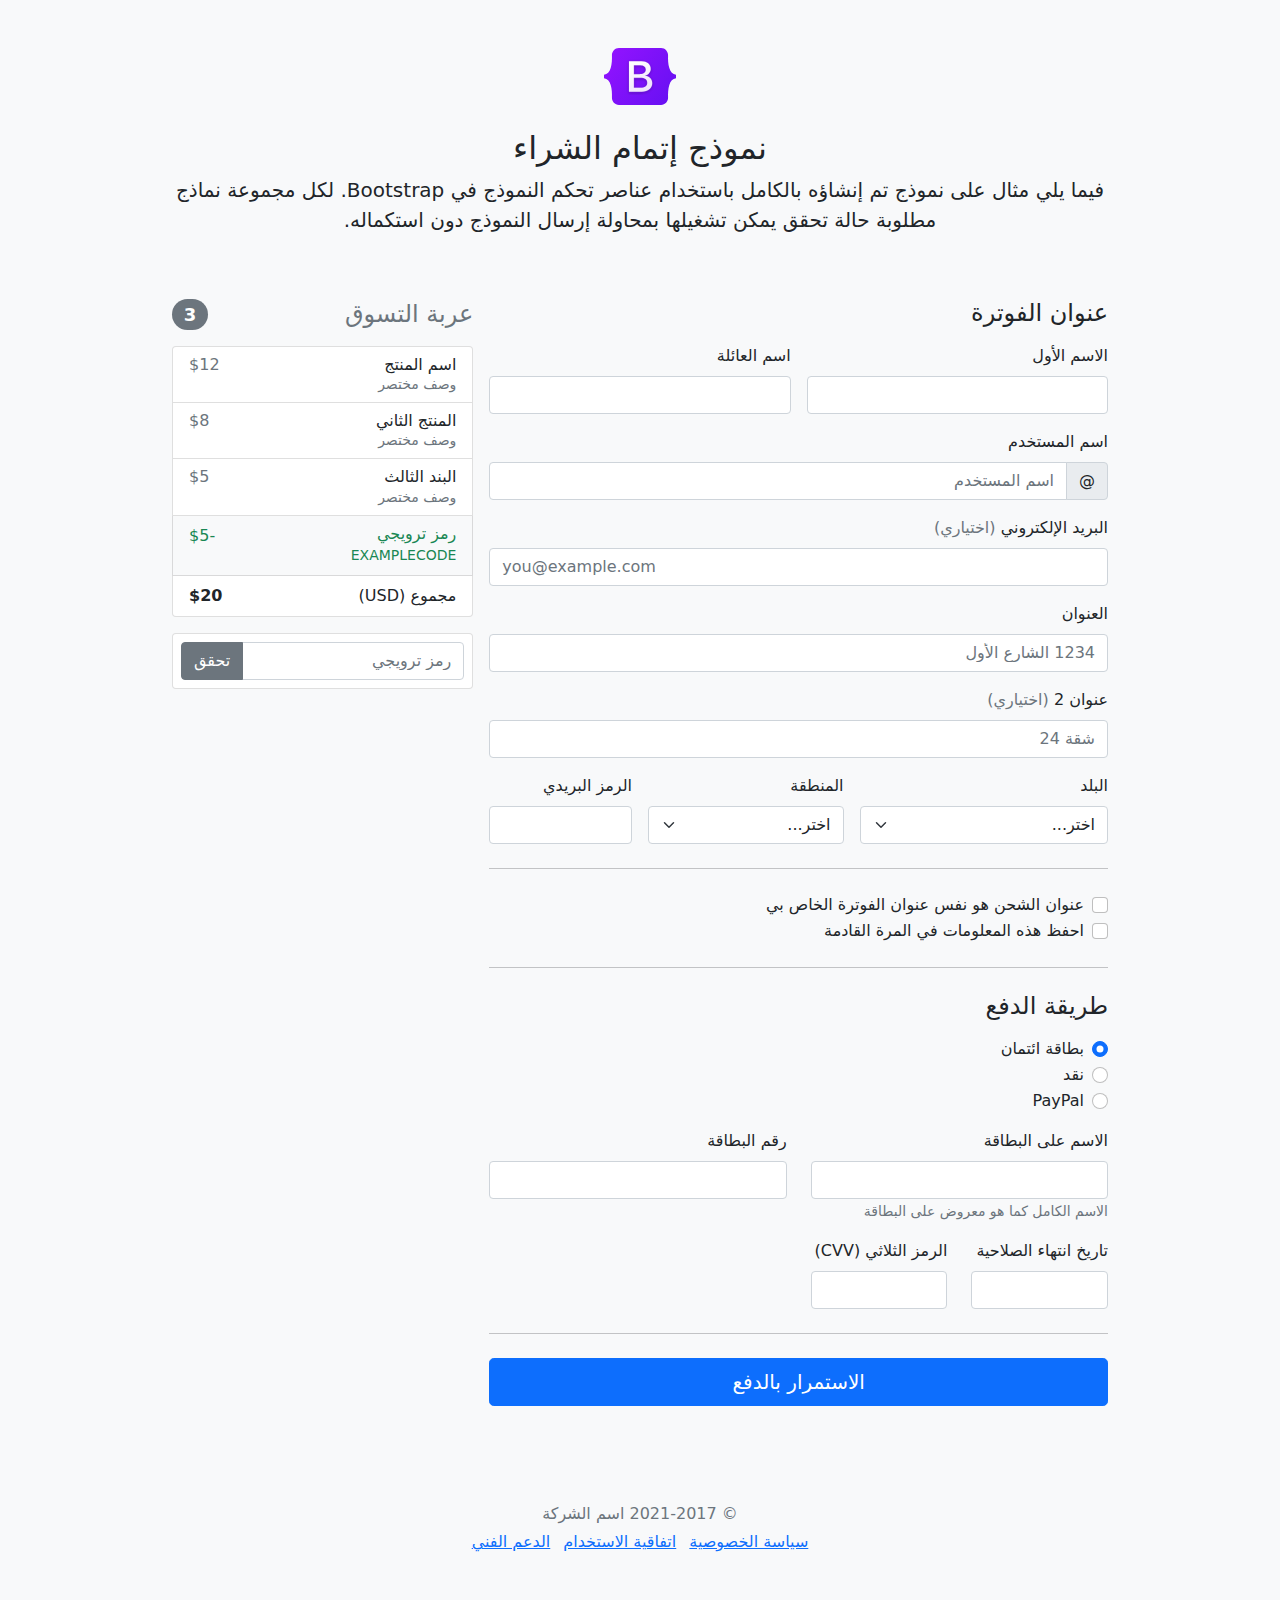
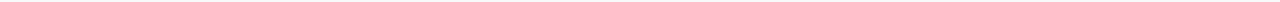
<file: bootstrap-5.0.2-examples/checkout-rtl/index.html>
<!doctype html>
<html lang="ar" dir="rtl">
  <head>
    <meta charset="utf-8">
    <meta name="viewport" content="width=device-width, initial-scale=1">
    <meta name="description" content="">
    <meta name="author" content="Mark Otto, Jacob Thornton, and Bootstrap contributors">
    <meta name="generator" content="Hugo 0.84.0">
    <title>مثال إتمام الشراء · Bootstrap v5.0</title>

    <link rel="canonical" href="https://getbootstrap.com/docs/5.0/examples/checkout-rtl/">

    

    <!-- Bootstrap core CSS -->
<link href="../assets/dist/css/bootstrap.rtl.min.css" rel="stylesheet">

    <style>
      .bd-placeholder-img {
        font-size: 1.125rem;
        text-anchor: middle;
        -webkit-user-select: none;
        -moz-user-select: none;
        user-select: none;
      }

      @media (min-width: 768px) {
        .bd-placeholder-img-lg {
          font-size: 3.5rem;
        }
      }
    </style>

    
    <!-- Custom styles for this template -->
    <link href="../checkout/form-validation.css" rel="stylesheet">
  </head>
  <body class="bg-light">
    
<div class="container">
  <main>
    <div class="py-5 text-center">
      <img class="d-block mx-auto mb-4" src="../assets/brand/bootstrap-logo.svg" alt="" width="72" height="57">
      <h2>نموذج إتمام الشراء</h2>
      <p class="lead">فيما يلي مثال على نموذج تم إنشاؤه بالكامل باستخدام عناصر تحكم النموذج في Bootstrap. لكل مجموعة نماذج مطلوبة حالة تحقق يمكن تشغيلها بمحاولة إرسال النموذج دون استكماله.</p>
    </div>

    <div class="row g-3">
      <div class="col-md-5 col-lg-4 order-md-last">
        <h4 class="d-flex justify-content-between align-items-center mb-3">
          <span class="text-muted">عربة التسوق</span>
          <span class="badge bg-secondary rounded-pill">3</span>
        </h4>
        <ul class="list-group mb-3">
          <li class="list-group-item d-flex justify-content-between lh-sm">
            <div>
              <h6 class="my-0">اسم المنتج</h6>
              <small class="text-muted">وصف مختصر</small>
            </div>
            <span class="text-muted">$12</span>
          </li>
          <li class="list-group-item d-flex justify-content-between lh-sm">
            <div>
              <h6 class="my-0">المنتج الثاني</h6>
              <small class="text-muted">وصف مختصر</small>
            </div>
            <span class="text-muted">$8</span>
          </li>
          <li class="list-group-item d-flex justify-content-between lh-sm">
            <div>
              <h6 class="my-0">البند الثالث</h6>
              <small class="text-muted">وصف مختصر</small>
            </div>
            <span class="text-muted">$5</span>
          </li>
          <li class="list-group-item d-flex justify-content-between bg-light">
            <div class="text-success">
              <h6 class="my-0">رمز ترويجي</h6>
              <small>EXAMPLECODE</small>
            </div>
            <span class="text-success">-$5</span>
          </li>
          <li class="list-group-item d-flex justify-content-between">
            <span>مجموع (USD)</span>
            <strong>$20</strong>
          </li>
        </ul>

        <form class="card p-2">
          <div class="input-group">
            <input type="text" class="form-control" placeholder="رمز ترويجي">
            <button type="submit" class="btn btn-secondary">تحقق</button>
          </div>
        </form>
      </div>
      <div class="col-md-7 col-lg-8">
        <h4 class="mb-3">عنوان الفوترة</h4>
        <form class="needs-validation" novalidate>
          <div class="row g-3">
            <div class="col-sm-6">
              <label for="firstName" class="form-label">الاسم الأول</label>
              <input type="text" class="form-control" id="firstName" placeholder="" value="" required>
              <div class="invalid-feedback">
                يرجى إدخال اسم أول صحيح.
              </div>
            </div>

            <div class="col-sm-6">
              <label for="lastName" class="form-label">اسم العائلة</label>
              <input type="text" class="form-control" id="lastName" placeholder="" value="" required>
              <div class="invalid-feedback">
                يرجى إدخال اسم عائلة صحيح.
              </div>
            </div>

            <div class="col-12">
              <label for="username" class="form-label">اسم المستخدم</label>
              <div class="input-group has-validation">
                <span class="input-group-text">@</span>
                <input type="text" class="form-control" id="username" placeholder="اسم المستخدم" required>
              <div class="invalid-feedback">
                اسم المستخدم الخاص بك مطلوب.
                </div>
              </div>
            </div>

            <div class="col-12">
              <label for="email" class="form-label">البريد الإلكتروني <span class="text-muted">(اختياري)</span></label>
              <input type="email" class="form-control" id="email" placeholder="you@example.com">
              <div class="invalid-feedback">
                يرجى إدخال عنوان بريد إلكتروني صحيح لتصلكم تحديثات الشحن.
              </div>
            </div>

            <div class="col-12">
              <label for="address" class="form-label">العنوان</label>
              <input type="text" class="form-control" id="address" placeholder="1234 الشارع الأول" required>
              <div class="invalid-feedback">
                يرجى إدخال عنوان الشحن الخاص بك.
              </div>
            </div>

            <div class="col-12">
              <label for="address2" class="form-label">عنوان 2 <span class="text-muted">(اختياري)</span></label>
              <input type="text" class="form-control" id="address2" placeholder="شقة 24">
            </div>

            <div class="col-md-5">
              <label for="country" class="form-label">البلد</label>
              <select class="form-select" id="country" required>
                <option value="">اختر...</option>
                <option>الولايات المتحدة الأمريكية</option>
              </select>
              <div class="invalid-feedback">
                يرجى اختيار بلد صحيح.
              </div>
            </div>

            <div class="col-md-4">
              <label for="state" class="form-label">المنطقة</label>
              <select class="form-select" id="state" required>
                <option value="">اختر...</option>
                <option>كاليفورنيا</option>
              </select>
              <div class="invalid-feedback">
                يرجى اختيار اسم منطقة صحيح.
              </div>
            </div>

            <div class="col-md-3">
              <label for="zip" class="form-label">الرمز البريدي</label>
              <input type="text" class="form-control" id="zip" placeholder="" required>
              <div class="invalid-feedback">
                الرمز البريدي مطلوب.
              </div>
            </div>
          </div>

          <hr class="my-4">

          <div class="form-check">
            <input type="checkbox" class="form-check-input" id="same-address">
            <label class="form-check-label" for="same-address">عنوان الشحن هو نفس عنوان الفوترة الخاص بي</label>
          </div>

          <div class="form-check">
            <input type="checkbox" class="form-check-input" id="save-info">
            <label class="form-check-label" for="save-info">احفظ هذه المعلومات في المرة القادمة</label>
          </div>

          <hr class="my-4">

          <h4 class="mb-3">طريقة الدفع</h4>

          <div class="my-3">
            <div class="form-check">
              <input id="credit" name="paymentMethod" type="radio" class="form-check-input" checked required>
              <label class="form-check-label" for="credit">بطاقة ائتمان</label>
            </div>
            <div class="form-check">
              <input id="cash" name="paymentMethod" type="radio" class="form-check-input" required>
              <label class="form-check-label" for="cash">نقد</label>
            </div>
            <div class="form-check">
              <input id="paypal" name="paymentMethod" type="radio" class="form-check-input" required>
              <label class="form-check-label" for="paypal">PayPal</label>
            </div>
          </div>

          <div class="row gy-3">
            <div class="col-md-6">
              <label for="cc-name" class="form-label">الاسم على البطاقة</label>
              <input type="text" class="form-control" id="cc-name" placeholder="" required>
              <small class="text-muted">الاسم الكامل كما هو معروض على البطاقة</small>
              <div class="invalid-feedback">
                الاسم على البطاقة مطلوب
              </div>
            </div>

            <div class="col-md-6">
              <label for="cc-number" class="form-label">رقم البطاقة</label>
              <input type="text" class="form-control" id="cc-number" placeholder="" required>
              <div class="invalid-feedback">
                رقم بطاقة الائتمان مطلوب
              </div>
            </div>

            <div class="col-md-3">
              <label for="cc-expiration" class="form-label">تاريخ انتهاء الصلاحية</label>
              <input type="text" class="form-control" id="cc-expiration" placeholder="" required>
              <div class="invalid-feedback">
                تاريخ انتهاء الصلاحية مطلوب
              </div>
            </div>

            <div class="col-md-3">
              <label for="cc-cvv" class="form-label">الرمز الثلاثي (CVV)</label>
              <input type="text" class="form-control" id="cc-cvv" placeholder="" required>
              <div class="invalid-feedback">
                رمز الحماية مطلوب
              </div>
            </div>
          </div>

          <hr class="my-4">

          <button class="w-100 btn btn-primary btn-lg" type="submit">الاستمرار بالدفع</button>
        </form>
      </div>
    </div>
  </main>
  <footer class="my-5 pt-5 text-muted text-center text-small">
    <p class="mb-1">&copy; 2021-2017 اسم الشركة</p>
    <ul class="list-inline">
      <li class="list-inline-item"><a href="#">سياسة الخصوصية</a></li>
      <li class="list-inline-item"><a href="#">اتفاقية الاستخدام</a></li>
      <li class="list-inline-item"><a href="#">الدعم الفني</a></li>
    </ul>
  </footer>
</div>


    <script src="../assets/dist/js/bootstrap.bundle.min.js"></script>

      <script src="../checkout/form-validation.js"></script>
  </body>
</html>
</file>
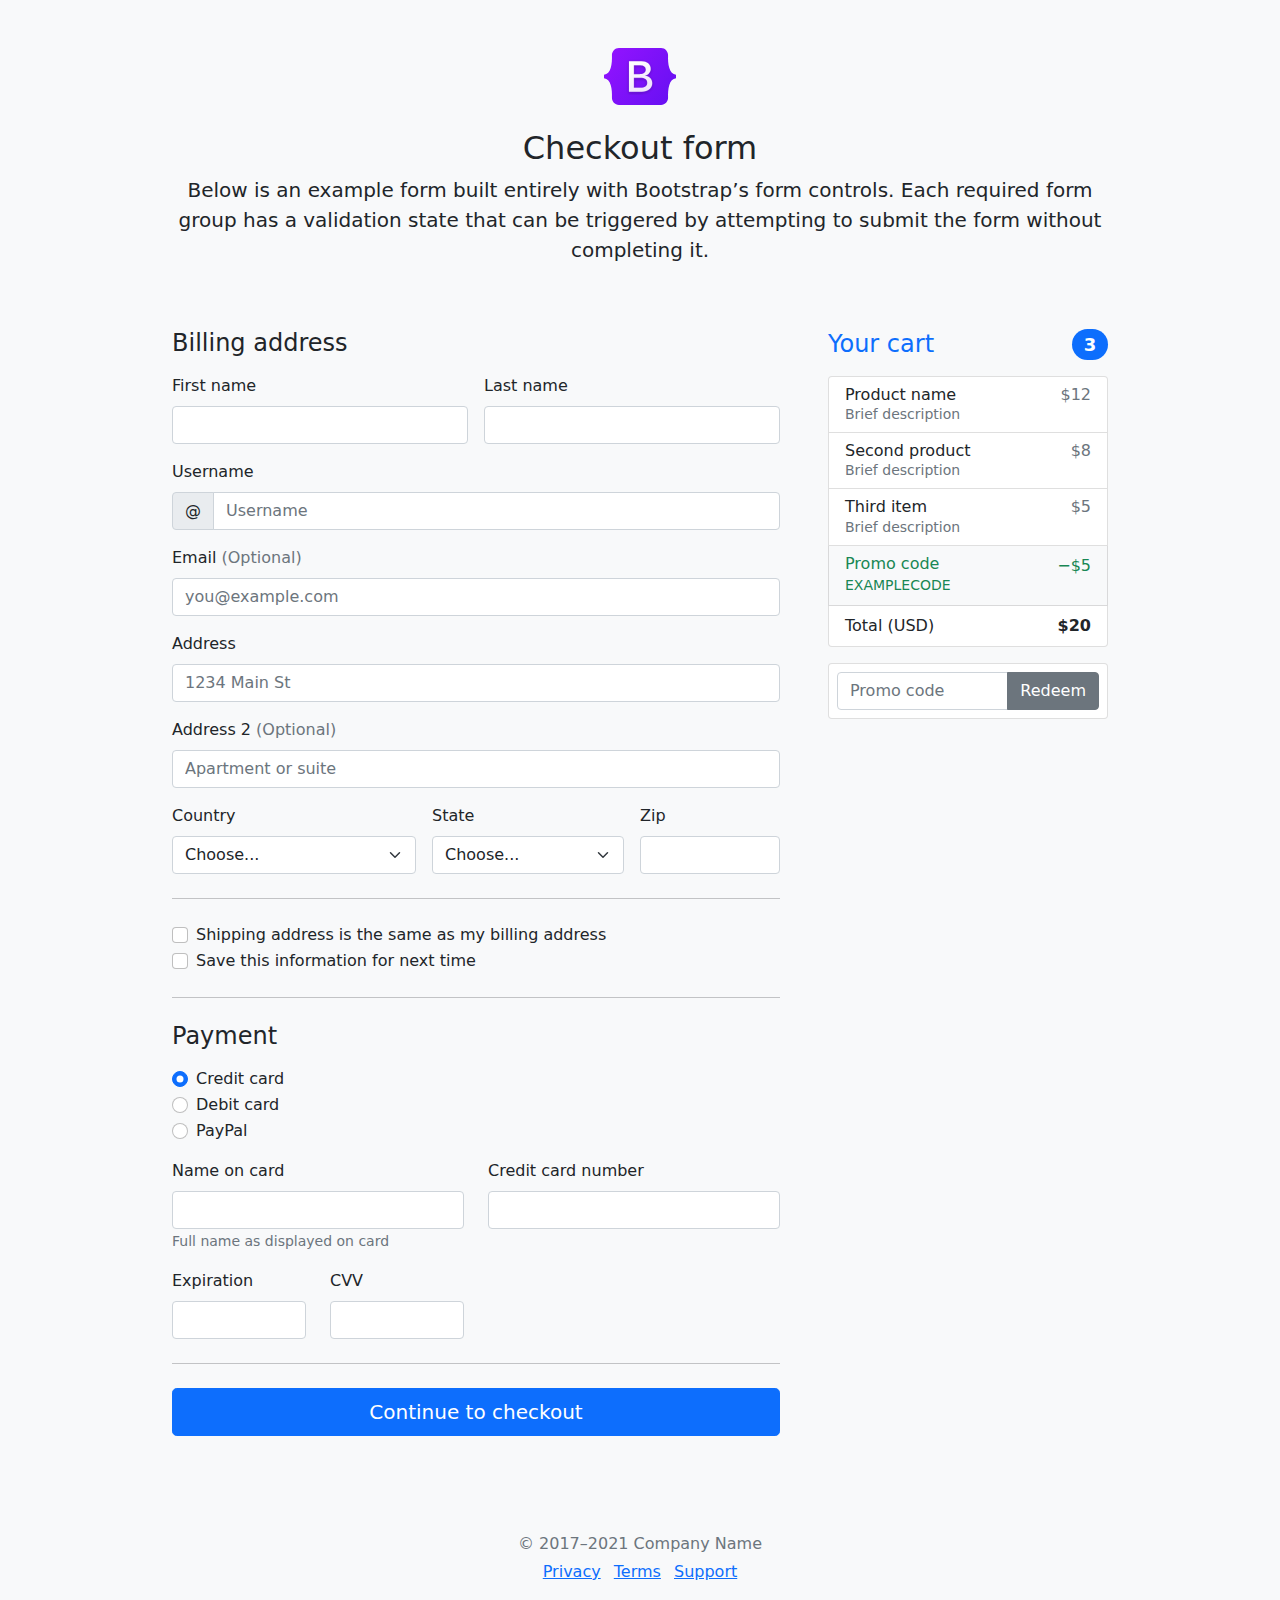
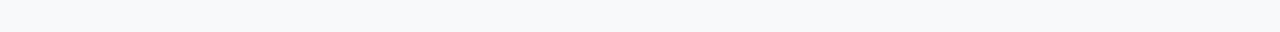
<file: bootstrap-5.0.2-examples/checkout/index.html>
<!doctype html>
<html lang="en">
  <head>
    <meta charset="utf-8">
    <meta name="viewport" content="width=device-width, initial-scale=1">
    <meta name="description" content="">
    <meta name="author" content="Mark Otto, Jacob Thornton, and Bootstrap contributors">
    <meta name="generator" content="Hugo 0.84.0">
    <title>Checkout example · Bootstrap v5.0</title>

    <link rel="canonical" href="https://getbootstrap.com/docs/5.0/examples/checkout/">

    

    <!-- Bootstrap core CSS -->
<link href="../assets/dist/css/bootstrap.min.css" rel="stylesheet">

    <style>
      .bd-placeholder-img {
        font-size: 1.125rem;
        text-anchor: middle;
        -webkit-user-select: none;
        -moz-user-select: none;
        user-select: none;
      }

      @media (min-width: 768px) {
        .bd-placeholder-img-lg {
          font-size: 3.5rem;
        }
      }
    </style>

    
    <!-- Custom styles for this template -->
    <link href="form-validation.css" rel="stylesheet">
  </head>
  <body class="bg-light">
    
<div class="container">
  <main>
    <div class="py-5 text-center">
      <img class="d-block mx-auto mb-4" src="../assets/brand/bootstrap-logo.svg" alt="" width="72" height="57">
      <h2>Checkout form</h2>
      <p class="lead">Below is an example form built entirely with Bootstrap’s form controls. Each required form group has a validation state that can be triggered by attempting to submit the form without completing it.</p>
    </div>

    <div class="row g-5">
      <div class="col-md-5 col-lg-4 order-md-last">
        <h4 class="d-flex justify-content-between align-items-center mb-3">
          <span class="text-primary">Your cart</span>
          <span class="badge bg-primary rounded-pill">3</span>
        </h4>
        <ul class="list-group mb-3">
          <li class="list-group-item d-flex justify-content-between lh-sm">
            <div>
              <h6 class="my-0">Product name</h6>
              <small class="text-muted">Brief description</small>
            </div>
            <span class="text-muted">$12</span>
          </li>
          <li class="list-group-item d-flex justify-content-between lh-sm">
            <div>
              <h6 class="my-0">Second product</h6>
              <small class="text-muted">Brief description</small>
            </div>
            <span class="text-muted">$8</span>
          </li>
          <li class="list-group-item d-flex justify-content-between lh-sm">
            <div>
              <h6 class="my-0">Third item</h6>
              <small class="text-muted">Brief description</small>
            </div>
            <span class="text-muted">$5</span>
          </li>
          <li class="list-group-item d-flex justify-content-between bg-light">
            <div class="text-success">
              <h6 class="my-0">Promo code</h6>
              <small>EXAMPLECODE</small>
            </div>
            <span class="text-success">−$5</span>
          </li>
          <li class="list-group-item d-flex justify-content-between">
            <span>Total (USD)</span>
            <strong>$20</strong>
          </li>
        </ul>

        <form class="card p-2">
          <div class="input-group">
            <input type="text" class="form-control" placeholder="Promo code">
            <button type="submit" class="btn btn-secondary">Redeem</button>
          </div>
        </form>
      </div>
      <div class="col-md-7 col-lg-8">
        <h4 class="mb-3">Billing address</h4>
        <form class="needs-validation" novalidate>
          <div class="row g-3">
            <div class="col-sm-6">
              <label for="firstName" class="form-label">First name</label>
              <input type="text" class="form-control" id="firstName" placeholder="" value="" required>
              <div class="invalid-feedback">
                Valid first name is required.
              </div>
            </div>

            <div class="col-sm-6">
              <label for="lastName" class="form-label">Last name</label>
              <input type="text" class="form-control" id="lastName" placeholder="" value="" required>
              <div class="invalid-feedback">
                Valid last name is required.
              </div>
            </div>

            <div class="col-12">
              <label for="username" class="form-label">Username</label>
              <div class="input-group has-validation">
                <span class="input-group-text">@</span>
                <input type="text" class="form-control" id="username" placeholder="Username" required>
              <div class="invalid-feedback">
                  Your username is required.
                </div>
              </div>
            </div>

            <div class="col-12">
              <label for="email" class="form-label">Email <span class="text-muted">(Optional)</span></label>
              <input type="email" class="form-control" id="email" placeholder="you@example.com">
              <div class="invalid-feedback">
                Please enter a valid email address for shipping updates.
              </div>
            </div>

            <div class="col-12">
              <label for="address" class="form-label">Address</label>
              <input type="text" class="form-control" id="address" placeholder="1234 Main St" required>
              <div class="invalid-feedback">
                Please enter your shipping address.
              </div>
            </div>

            <div class="col-12">
              <label for="address2" class="form-label">Address 2 <span class="text-muted">(Optional)</span></label>
              <input type="text" class="form-control" id="address2" placeholder="Apartment or suite">
            </div>

            <div class="col-md-5">
              <label for="country" class="form-label">Country</label>
              <select class="form-select" id="country" required>
                <option value="">Choose...</option>
                <option>United States</option>
              </select>
              <div class="invalid-feedback">
                Please select a valid country.
              </div>
            </div>

            <div class="col-md-4">
              <label for="state" class="form-label">State</label>
              <select class="form-select" id="state" required>
                <option value="">Choose...</option>
                <option>California</option>
              </select>
              <div class="invalid-feedback">
                Please provide a valid state.
              </div>
            </div>

            <div class="col-md-3">
              <label for="zip" class="form-label">Zip</label>
              <input type="text" class="form-control" id="zip" placeholder="" required>
              <div class="invalid-feedback">
                Zip code required.
              </div>
            </div>
          </div>

          <hr class="my-4">

          <div class="form-check">
            <input type="checkbox" class="form-check-input" id="same-address">
            <label class="form-check-label" for="same-address">Shipping address is the same as my billing address</label>
          </div>

          <div class="form-check">
            <input type="checkbox" class="form-check-input" id="save-info">
            <label class="form-check-label" for="save-info">Save this information for next time</label>
          </div>

          <hr class="my-4">

          <h4 class="mb-3">Payment</h4>

          <div class="my-3">
            <div class="form-check">
              <input id="credit" name="paymentMethod" type="radio" class="form-check-input" checked required>
              <label class="form-check-label" for="credit">Credit card</label>
            </div>
            <div class="form-check">
              <input id="debit" name="paymentMethod" type="radio" class="form-check-input" required>
              <label class="form-check-label" for="debit">Debit card</label>
            </div>
            <div class="form-check">
              <input id="paypal" name="paymentMethod" type="radio" class="form-check-input" required>
              <label class="form-check-label" for="paypal">PayPal</label>
            </div>
          </div>

          <div class="row gy-3">
            <div class="col-md-6">
              <label for="cc-name" class="form-label">Name on card</label>
              <input type="text" class="form-control" id="cc-name" placeholder="" required>
              <small class="text-muted">Full name as displayed on card</small>
              <div class="invalid-feedback">
                Name on card is required
              </div>
            </div>

            <div class="col-md-6">
              <label for="cc-number" class="form-label">Credit card number</label>
              <input type="text" class="form-control" id="cc-number" placeholder="" required>
              <div class="invalid-feedback">
                Credit card number is required
              </div>
            </div>

            <div class="col-md-3">
              <label for="cc-expiration" class="form-label">Expiration</label>
              <input type="text" class="form-control" id="cc-expiration" placeholder="" required>
              <div class="invalid-feedback">
                Expiration date required
              </div>
            </div>

            <div class="col-md-3">
              <label for="cc-cvv" class="form-label">CVV</label>
              <input type="text" class="form-control" id="cc-cvv" placeholder="" required>
              <div class="invalid-feedback">
                Security code required
              </div>
            </div>
          </div>

          <hr class="my-4">

          <button class="w-100 btn btn-primary btn-lg" type="submit">Continue to checkout</button>
        </form>
      </div>
    </div>
  </main>

  <footer class="my-5 pt-5 text-muted text-center text-small">
    <p class="mb-1">&copy; 2017–2021 Company Name</p>
    <ul class="list-inline">
      <li class="list-inline-item"><a href="#">Privacy</a></li>
      <li class="list-inline-item"><a href="#">Terms</a></li>
      <li class="list-inline-item"><a href="#">Support</a></li>
    </ul>
  </footer>
</div>


    <script src="../assets/dist/js/bootstrap.bundle.min.js"></script>

      <script src="form-validation.js"></script>
  </body>
</html>
</file>
<file: module5-solution/css/styles.css>
body {
  font-size: 16px;
  color: #fff;
  background-color: #61122f;
  font-family: 'Oxygen', sans-serif;
}

/** HEADER **/
#header-nav {
  background-color: #f6b319;
  border-radius: 0;
  border: 0;
}

#logo-img {
  background: url('../images/restaurant-logo_large.png') no-repeat;
  width: 150px;
  height: 150px;
  margin: 10px 15px 10px 0;
}

.navbar-brand {
  padding-top: 25px;
}
.navbar-brand h1 { /* Restaurant name */
  font-family: 'Lora', serif;
  color: #557c3e;
  font-size: 1.5em;
  text-transform: uppercase;
  font-weight: bold;
  text-shadow: 1px 1px 1px #222;
  margin-top: 0;
  margin-bottom: 0;
  line-height: .75;
}
.navbar-brand a:hover, .navbar-brand a:focus {
  text-decoration: none;
}
.navbar-brand p { /* Kosher cert */
  color: #000;
  text-transform: uppercase;
  font-size: .7em;
  margin-top: 15px;
}
.navbar-brand p span { /* Star-K */
  vertical-align: middle;
}

#nav-list {
  margin-top: 10px;
}
#nav-list a {
  color: #951C49;
  text-align: center;
}
#nav-list a:hover {
  background: #E7E7E7;
}
#nav-list a span {
  font-size: 1.8em;
}

#phone {
  margin-top: 5px;
}
#phone a { /* Phone number */
  text-align: right;
  padding-bottom: 0;
}
#phone div { /* We Deliver */
  color: #557c3e;
  text-align: right;
  padding-right: 15px;
}

.navbar-header button.navbar-toggle, .navbar-header .icon-bar {
  border: 1px solid #61122f;
}
.navbar-header button.navbar-toggle {
  clear: both;
  margin-top: -30px;
}
/* END HEADER */

/* FOOTER */
.panel-footer {
  margin-top: 30px;
  padding-top: 35px;
  padding-bottom: 30px;
  background-color: #222;
  border-top: 0;
}
.panel-footer div.row {
  margin-bottom: 35px;
}
#hours, #address {
  line-height: 2;
}
#hours > span, #address > span {
  font-size: 1.3em;
}
#address p {
  color: #557c3e;
  font-size: .8em;
  line-height: 1.8;
}
#testimonials {
  font-style: italic;
}
#testimonials p:nth-child(2) {
  margin-top: 25px;
}
/* END FOOTER */



/* HOME PAGE */
.container .jumbotron {
  box-shadow: 0 0 50px #3F0C1F;
  border: 2px solid #3F0C1F;
}

#menu-tile, #specials-tile, #map-tile {
  height: 250px;
  width: 100%;
  margin-bottom: 15px;
  position: relative;
  border: 2px solid #3F0C1F;
  overflow: hidden;
}
#menu-tile:hover, #specials-tile:hover, #map-tile:hover {
  box-shadow: 0 1px 5px 1px #cccccc;
}
#menu-tile {
  background: url('../images/menu-tile.jpg') no-repeat;
  background-position: center;
}
#specials-tile {
  background: url('../images/specials-tile.jpg') no-repeat;
  background-position: center;
}
#menu-tile span, #specials-tile span, #map-tile span {
  position: absolute;
  bottom: 0;
  right: 0;
  width: 100%;
  text-align: center;
  font-size: 1.6em;
  text-transform: uppercase;
  background-color: #000;
  color: #fff;
  opacity: .8;
}
/* END HOME PAGE */

/* MENU CATEGORIES PAGE */
.category-tile { 
  position: relative;
  border: 2px solid #3F0C1F;
  overflow: hidden;
  width: 200px;
  height: 200px;
  margin: 0 auto 15px;
}
.category-tile span {
  position: absolute;
  bottom: 0;
  right: 0;
  width: 100%;
  text-align: center;
  font-size: 1.2em;
  text-transform: uppercase;
  background-color: #000;
  color: #fff;
  opacity: .8;
}
.category-tile:hover {
  box-shadow: 0 1px 5px 1px #cccccc;
}

#menu-categories-title + div {
  margin-bottom: 50px;
}
/* END MENU CATEGORIES PAGE */

/* SINGLE CATEGORY PAGE */
.menu-item-tile {
  margin-bottom: 25px;
}
.menu-item-tile hr {
  width: 80%;
}
.menu-item-tile .menu-item-price {
  font-size: 1.1em;
  text-align: right;
  margin-top: -15px;
  margin-right: -15px;
}
.menu-item-tile .menu-item-price span {
  font-size: .6em;
}
.menu-item-photo {
  position: relative;
  border: 2px solid #3F0C1F; 
  overflow: hidden;
  padding: 0;
  margin-right: -15px;
  margin-left: auto;
  margin-bottom: 20px;
  max-width: 250px;
}
.menu-item-photo div {
  position: absolute;
  bottom: 0;
  right: 0;
  width: 80px;
  background-color: #557c3e;
  text-align: center;
}
.menu-item-description {
  padding-right: 30px;
}
h3.menu-item-title {
  margin: 0 0 10px;
}
.menu-item-details {
  font-size: .9em;
  font-style: italic;
}
/* END SINGLE CATEGORY PAGE */


/********** Large devices only **********/
@media (min-width: 1200px) {
  .container .jumbotron {
    background: url('../images/jumbotron_1200.jpg') no-repeat;
    height: 675px;
  }
}

/********** Medium devices only **********/
@media (min-width: 992px) and (max-width: 1199px) {
  /* Header */
  #logo-img {
    background: url('../images/restaurant-logo_medium.png') no-repeat;
    width: 100px;
    height: 100px;
    margin: 5px 5px 5px 0;
  }
  /* End Header */

  /* Home Page */
  .container .jumbotron {
    background: url('../images/jumbotron_992.jpg') no-repeat;
    height: 558px;
  }
  /* End Home Page */
}

/********** Small devices only **********/
@media (min-width: 768px) and (max-width: 991px) {
  /* Home Page */
  .container .jumbotron {
    background: url('../images/jumbotron_768.jpg') no-repeat;
    height: 432px;
  }
  /* End Home Page */
}

/********** Extra small devices only **********/
@media (max-width: 767px) {
  /* Header */
  .navbar-brand {
    padding-top: 10px;
    height: 80px;
  }
  .navbar-brand h1 { /* Restaurant name */
    padding-top: 10px;
    font-size: 5vw; /* 1vw = 1% of viewport width */
  }
  .navbar-brand p { /* Kosher cert */
    font-size: .6em;
    margin-top: 12px;
  }
  .navbar-brand p img { /* Star-K */
    height: 20px;
  }

  #collapsable-nav a { /* Collapsed nav menu text */
    font-size: 1.2em;
  }
  #collapsable-nav a span { /* Collapsed nav menu glyph */
    font-size: 1em;
    margin-right: 5px;
  }

  #call-btn > a {
    font-size: 1.5em;
    display: block;
    margin: 0 20px;
    padding: 10px;
    border: 2px solid #fff;
    background-color: #f6b319;
    color: #951c49;
  }
  #xs-deliver {
    margin-top: 5px;
    font-size: .7em;
    letter-spacing: .1em;
    text-transform: uppercase;
  }
  /* End Header */

  /* Footer */
  .panel-footer section {
    margin-bottom: 30px;
    text-align: center;
  }
  .panel-footer section:nth-child(3) {
    margin-bottom: 0; /* margin already exists on the whole row */
  }
  .panel-footer section hr {
    width: 50%;
  }
  /* End Footer */

  /* Home Page */
  .container .jumbotron {
    margin-top: 30px;
    padding: 0;
  }
  #menu-tile, #specials-tile {
    width: 360px;
    margin: 0 auto 15px;
  }

  .menu-item-photo {
    margin-right: auto;
  }
  .menu-item-tile .menu-item-price {
    text-align: center;
  }
  .menu-item-description {
    text-align: center;;
  }
}


/********** Super extra small devices Only :-) (e.g., iPhone 4) **********/
@media (max-width: 479px) {
  /* Header */
  .navbar-brand h1 { /* Restaurant name */
    padding-top: 5px;
    font-size: 6vw;
  }
  /* End Header */
  
  /* Home page */
  #menu-tile, #specials-tile {
    width: 280px;
    margin: 0 auto 15px;
  }

  .col-xxs-12 {
    position: relative;
    min-height: 1px;
    padding-right: 15px;
    padding-left: 15px;
    float: left;
    width: 100%;
  }
}
</file>
<file: bootstrap-5.0.2-examples/blog/blog.rtl.css>
/* stylelint-disable selector-list-comma-newline-after */

.blog-header {
  line-height: 1;
  border-bottom: 1px solid #e5e5e5;
}

.blog-header-logo {
  font-family: Amiri, Georgia, "Times New Roman", serif;
  font-size: 2.25rem;
}

.blog-header-logo:hover {
  text-decoration: none;
}

h1, h2, h3, h4, h5, h6 {
  font-family: Amiri, Georgia, "Times New Roman", serif;
}

.display-4 {
  font-size: 2.5rem;
}
@media (min-width: 768px) {
  .display-4 {
    font-size: 3rem;
  }
}

.nav-scroller {
  position: relative;
  z-index: 2;
  height: 2.75rem;
  overflow-y: hidden;
}

.nav-scroller .nav {
  display: flex;
  flex-wrap: nowrap;
  padding-bottom: 1rem;
  margin-top: -1px;
  overflow-x: auto;
  text-align: center;
  white-space: nowrap;
  -webkit-overflow-scrolling: touch;
}

.nav-scroller .nav-link {
  padding-top: .75rem;
  padding-bottom: .75rem;
  font-size: .875rem;
}

.card-img-right {
  height: 100%;
  border-radius: 3px 0 0 3px;
}

.flex-auto {
  flex: 0 0 auto;
}

.h-250 { height: 250px; }
@media (min-width: 768px) {
  .h-md-250 { height: 250px; }
}

/* Pagination */
.blog-pagination {
  margin-bottom: 4rem;
}
.blog-pagination > .btn {
  border-radius: 2rem;
}

/*
 * Blog posts
 */
.blog-post {
  margin-bottom: 4rem;
}
.blog-post-title {
  margin-bottom: .25rem;
  font-size: 2.5rem;
}
.blog-post-meta {
  margin-bottom: 1.25rem;
  color: #727272;
}

/*
 * Footer
 */
.blog-footer {
  padding: 2.5rem 0;
  color: #727272;
  text-align: center;
  background-color: #f9f9f9;
  border-top: .05rem solid #e5e5e5;
}
.blog-footer p:last-child {
  margin-bottom: 0;
}
</file>
<file: bootstrap-5.0.2-examples/blog/blog.css>
/* stylelint-disable selector-list-comma-newline-after */

.blog-header {
  line-height: 1;
  border-bottom: 1px solid #e5e5e5;
}

.blog-header-logo {
  font-family: "Playfair Display", Georgia, "Times New Roman", serif/*rtl:Amiri, Georgia, "Times New Roman", serif*/;
  font-size: 2.25rem;
}

.blog-header-logo:hover {
  text-decoration: none;
}

h1, h2, h3, h4, h5, h6 {
  font-family: "Playfair Display", Georgia, "Times New Roman", serif/*rtl:Amiri, Georgia, "Times New Roman", serif*/;
}

.display-4 {
  font-size: 2.5rem;
}
@media (min-width: 768px) {
  .display-4 {
    font-size: 3rem;
  }
}

.nav-scroller {
  position: relative;
  z-index: 2;
  height: 2.75rem;
  overflow-y: hidden;
}

.nav-scroller .nav {
  display: flex;
  flex-wrap: nowrap;
  padding-bottom: 1rem;
  margin-top: -1px;
  overflow-x: auto;
  text-align: center;
  white-space: nowrap;
  -webkit-overflow-scrolling: touch;
}

.nav-scroller .nav-link {
  padding-top: .75rem;
  padding-bottom: .75rem;
  font-size: .875rem;
}

.card-img-right {
  height: 100%;
  border-radius: 0 3px 3px 0;
}

.flex-auto {
  flex: 0 0 auto;
}

.h-250 { height: 250px; }
@media (min-width: 768px) {
  .h-md-250 { height: 250px; }
}

/* Pagination */
.blog-pagination {
  margin-bottom: 4rem;
}
.blog-pagination > .btn {
  border-radius: 2rem;
}

/*
 * Blog posts
 */
.blog-post {
  margin-bottom: 4rem;
}
.blog-post-title {
  margin-bottom: .25rem;
  font-size: 2.5rem;
}
.blog-post-meta {
  margin-bottom: 1.25rem;
  color: #727272;
}

/*
 * Footer
 */
.blog-footer {
  padding: 2.5rem 0;
  color: #727272;
  text-align: center;
  background-color: #f9f9f9;
  border-top: .05rem solid #e5e5e5;
}
.blog-footer p:last-child {
  margin-bottom: 0;
}
</file>
<file: bootstrap-5.0.2-examples/carousel/carousel.rtl.css>
/* GLOBAL STYLES
-------------------------------------------------- */
/* Padding below the footer and lighter body text */

body {
  padding-top: 3rem;
  padding-bottom: 3rem;
  color: #5a5a5a;
}


/* CUSTOMIZE THE CAROUSEL
-------------------------------------------------- */

/* Carousel base class */
.carousel {
  margin-bottom: 4rem;
}
/* Since positioning the image, we need to help out the caption */
.carousel-caption {
  bottom: 3rem;
  z-index: 10;
}

/* Declare heights because of positioning of img element */
.carousel-item {
  height: 32rem;
}
.carousel-item > img {
  position: absolute;
  top: 0;
  right: 0;
  min-width: 100%;
  height: 32rem;
}


/* MARKETING CONTENT
-------------------------------------------------- */

/* Center align the text within the three columns below the carousel */
.marketing .col-lg-4 {
  margin-bottom: 1.5rem;
  text-align: center;
}
.marketing h2 {
  font-weight: 400;
}
.marketing .col-lg-4 p {
  margin-right: .75rem;
  margin-left: .75rem;
}


/* Featurettes
------------------------- */

.featurette-divider {
  margin: 5rem 0; /* Space out the Bootstrap <hr> more */
}

/* Thin out the marketing headings */
.featurette-heading {
  font-weight: 300;
  line-height: 1;
}


/* RESPONSIVE CSS
-------------------------------------------------- */

@media (min-width: 40em) {
  /* Bump up size of carousel content */
  .carousel-caption p {
    margin-bottom: 1.25rem;
    font-size: 1.25rem;
    line-height: 1.4;
  }

  .featurette-heading {
    font-size: 50px;
  }
}

@media (min-width: 62em) {
  .featurette-heading {
    margin-top: 7rem;
  }
}
</file>
<file: bootstrap-5.0.2-examples/carousel/carousel.css>
/* GLOBAL STYLES
-------------------------------------------------- */
/* Padding below the footer and lighter body text */

body {
  padding-top: 3rem;
  padding-bottom: 3rem;
  color: #5a5a5a;
}


/* CUSTOMIZE THE CAROUSEL
-------------------------------------------------- */

/* Carousel base class */
.carousel {
  margin-bottom: 4rem;
}
/* Since positioning the image, we need to help out the caption */
.carousel-caption {
  bottom: 3rem;
  z-index: 10;
}

/* Declare heights because of positioning of img element */
.carousel-item {
  height: 32rem;
}
.carousel-item > img {
  position: absolute;
  top: 0;
  left: 0;
  min-width: 100%;
  height: 32rem;
}


/* MARKETING CONTENT
-------------------------------------------------- */

/* Center align the text within the three columns below the carousel */
.marketing .col-lg-4 {
  margin-bottom: 1.5rem;
  text-align: center;
}
.marketing h2 {
  font-weight: 400;
}
/* rtl:begin:ignore */
.marketing .col-lg-4 p {
  margin-right: .75rem;
  margin-left: .75rem;
}
/* rtl:end:ignore */


/* Featurettes
------------------------- */

.featurette-divider {
  margin: 5rem 0; /* Space out the Bootstrap <hr> more */
}

/* Thin out the marketing headings */
.featurette-heading {
  font-weight: 300;
  line-height: 1;
  /* rtl:remove */
  letter-spacing: -.05rem;
}


/* RESPONSIVE CSS
-------------------------------------------------- */

@media (min-width: 40em) {
  /* Bump up size of carousel content */
  .carousel-caption p {
    margin-bottom: 1.25rem;
    font-size: 1.25rem;
    line-height: 1.4;
  }

  .featurette-heading {
    font-size: 50px;
  }
}

@media (min-width: 62em) {
  .featurette-heading {
    margin-top: 7rem;
  }
}
</file>
<file: bootstrap-5.0.2-examples/checkout/form-validation.css>
.container {
  max-width: 960px;
}
</file>
<file: bootstrap-5.0.2-examples/cheatsheet/cheatsheet.rtl.css>
body {
  scroll-behavior: smooth;
}

/**
 * Bootstrap "Journal code" icon
 * @link https://icons.getbootstrap.com/icons/journal-code/
 */
.bd-heading a::before {
  display: inline-block;
  width: 1em;
  height: 1em;
  margin-left: .25rem;
  content: "";
  background-image: url("data:image/svg+xml,%3Csvg xmlns='http://www.w3.org/2000/svg' fill='%25230d6efd' viewBox='0 0 16 16'%3E%3Cpath d='M4 1h8a2 2 0 0 1 2 2v10a2 2 0 0 1-2 2H4a2 2 0 0 1-2-2h1a1 1 0 0 0 1 1h8a1 1 0 0 0 1-1V3a1 1 0 0 0-1-1H4a1 1 0 0 0-1 1H2a2 2 0 0 1 2-2z'/%3E%3Cpath d='M2 5v-.5a.5.5 0 0 1 1 0V5h.5a.5.5 0 0 1 0 1h-2a.5.5 0 0 1 0-1H2zm0 3v-.5a.5.5 0 0 1 1 0V8h.5a.5.5 0 0 1 0 1h-2a.5.5 0 0 1 0-1H2zm0 3v-.5a.5.5 0 0 1 1 0v.5h.5a.5.5 0 0 1 0 1h-2a.5.5 0 0 1 0-1H2z'/%3E%3Cpath fill-rule='evenodd' d='M8.646 5.646a.5.5 0 0 1 .708 0l2 2a.5.5 0 0 1 0 .708l-2 2a.5.5 0 0 1-.708-.708L10.293 8 8.646 6.354a.5.5 0 0 1 0-.708zm-1.292 0a.5.5 0 0 0-.708 0l-2 2a.5.5 0 0 0 0 .708l2 2a.5.5 0 0 0 .708-.708L5.707 8l1.647-1.646a.5.5 0 0 0 0-.708z'/%3E%3C/svg%3E");
  background-size: 1em;
}

/* stylelint-disable-next-line selector-max-universal */
.bd-heading + div > * + * {
  margin-top: 3rem;
}

/* Table of contents */
.bd-aside a {
  padding: .1875rem .5rem;
  margin-top: .125rem;
  margin-right: .3125rem;
  color: rgba(0, 0, 0, .65);
  text-decoration: none;
}

.bd-aside a:hover,
.bd-aside a:focus {
  color: rgba(0, 0, 0, .85);
  background-color: rgba(121, 82, 179, .1);
}

.bd-aside .active {
  font-weight: 600;
  color: rgba(0, 0, 0, .85);
}

.bd-aside .btn {
  padding: .25rem .5rem;
  font-weight: 600;
  color: rgba(0, 0, 0, .65);
  border: 0;
}

.bd-aside .btn:hover,
.bd-aside .btn:focus {
  color: rgba(0, 0, 0, .85);
  background-color: rgba(121, 82, 179, .1);
}

.bd-aside .btn:focus {
  box-shadow: 0 0 0 1px rgba(121, 82, 179, .7);
}

.bd-aside .btn::before {
  width: 1.25em;
  line-height: 0;
  content: url("data:image/svg+xml,%3csvg xmlns='http://www.w3.org/2000/svg' width='16' height='16' viewBox='0 0 16 16'%3e%3cpath fill='none' stroke='rgba%280,0,0,.5%29' stroke-linecap='round' stroke-linejoin='round' stroke-width='2' d='M5 14l6-6-6-6'/%3e%3c/svg%3e");
  transition: transform .35s ease;
  transform: rotate(180deg) translateX(-2px);
  transform-origin: .5em 50%;
}

.bd-aside .btn[aria-expanded="true"]::before {
  transform: rotate(90deg);
}


/* Examples */
.scrollspy-example {
  position: relative;
  height: 200px;
  margin-top: .5rem;
  overflow: auto;
}

[id="modal"] .bd-example .btn,
[id="buttons"] .bd-example .btn,
[id="tooltips"] .bd-example .btn,
[id="popovers"] .bd-example .btn,
[id="dropdowns"] .bd-example .btn-group,
[id="dropdowns"] .bd-example .dropdown,
[id="dropdowns"] .bd-example .dropup,
[id="dropdowns"] .bd-example .dropend,
[id="dropdowns"] .bd-example .dropstart {
  margin: 0 0 1rem 1rem;
}

/* Layout */
@media (min-width: 1200px) {
  body {
    display: grid;
    gap: 1rem;
    grid-template-columns: 1fr 4fr 1fr;
    grid-template-rows: auto;
  }

  .bd-header {
    position: fixed;
    top: 0;
    right: 0;
    left: 0;
    z-index: 1030;
    grid-column: 1 / span 3;
  }

  .bd-aside,
  .bd-cheatsheet {
    padding-top: 4rem;
  }

  /**
   * 1. Too bad only Firefox supports subgrids ATM
   */
  .bd-cheatsheet,
  .bd-cheatsheet section,
  .bd-cheatsheet article {
    display: inherit; /* 1 */
    gap: inherit; /* 1 */
    grid-template-columns: 1fr 4fr;
    grid-column: 1 / span 2;
    grid-template-rows: auto;
  }

  .bd-aside {
    grid-area: 1 / 3;
    scroll-margin-top: 4rem;
  }

  .bd-cheatsheet section,
  .bd-cheatsheet section > h2 {
    top: 2rem;
    scroll-margin-top: 2rem;
  }

  .bd-cheatsheet section > h2::before {
    position: absolute;
    top: 0;
    right: 0;
    bottom: -2rem;
    left: 0;
    z-index: -1;
    content: "";
    background-image: linear-gradient(to bottom, rgba(255, 255, 255, 1) calc(100% - 3rem), rgba(255, 255, 255, .01));
  }

  .bd-cheatsheet article,
  .bd-cheatsheet .bd-heading {
    top: 8rem;
    scroll-margin-top: 8rem;
  }

  .bd-cheatsheet .bd-heading {
    z-index: 1;
  }
}
</file>
<file: bootstrap-5.0.2-examples/cheatsheet/cheatsheet.css>
body {
  scroll-behavior: smooth;
}

/**
 * Bootstrap "Journal code" icon
 * @link https://icons.getbootstrap.com/icons/journal-code/
 */
.bd-heading a::before {
  display: inline-block;
  width: 1em;
  height: 1em;
  margin-right: .25rem;
  content: "";
  background-image: url("data:image/svg+xml,%3Csvg xmlns='http://www.w3.org/2000/svg' fill='%25230d6efd' viewBox='0 0 16 16'%3E%3Cpath d='M4 1h8a2 2 0 0 1 2 2v10a2 2 0 0 1-2 2H4a2 2 0 0 1-2-2h1a1 1 0 0 0 1 1h8a1 1 0 0 0 1-1V3a1 1 0 0 0-1-1H4a1 1 0 0 0-1 1H2a2 2 0 0 1 2-2z'/%3E%3Cpath d='M2 5v-.5a.5.5 0 0 1 1 0V5h.5a.5.5 0 0 1 0 1h-2a.5.5 0 0 1 0-1H2zm0 3v-.5a.5.5 0 0 1 1 0V8h.5a.5.5 0 0 1 0 1h-2a.5.5 0 0 1 0-1H2zm0 3v-.5a.5.5 0 0 1 1 0v.5h.5a.5.5 0 0 1 0 1h-2a.5.5 0 0 1 0-1H2z'/%3E%3Cpath fill-rule='evenodd' d='M8.646 5.646a.5.5 0 0 1 .708 0l2 2a.5.5 0 0 1 0 .708l-2 2a.5.5 0 0 1-.708-.708L10.293 8 8.646 6.354a.5.5 0 0 1 0-.708zm-1.292 0a.5.5 0 0 0-.708 0l-2 2a.5.5 0 0 0 0 .708l2 2a.5.5 0 0 0 .708-.708L5.707 8l1.647-1.646a.5.5 0 0 0 0-.708z'/%3E%3C/svg%3E");
  background-size: 1em;
}

/* stylelint-disable-next-line selector-max-universal */
.bd-heading + div > * + * {
  margin-top: 3rem;
}

/* Table of contents */
.bd-aside a {
  padding: .1875rem .5rem;
  margin-top: .125rem;
  margin-left: .3125rem;
  color: rgba(0, 0, 0, .65);
  text-decoration: none;
}

.bd-aside a:hover,
.bd-aside a:focus {
  color: rgba(0, 0, 0, .85);
  background-color: rgba(121, 82, 179, .1);
}

.bd-aside .active {
  font-weight: 600;
  color: rgba(0, 0, 0, .85);
}

.bd-aside .btn {
  padding: .25rem .5rem;
  font-weight: 600;
  color: rgba(0, 0, 0, .65);
  border: 0;
}

.bd-aside .btn:hover,
.bd-aside .btn:focus {
  color: rgba(0, 0, 0, .85);
  background-color: rgba(121, 82, 179, .1);
}

.bd-aside .btn:focus {
  box-shadow: 0 0 0 1px rgba(121, 82, 179, .7);
}

.bd-aside .btn::before {
  width: 1.25em;
  line-height: 0;
  content: url("data:image/svg+xml,%3csvg xmlns='http://www.w3.org/2000/svg' width='16' height='16' viewBox='0 0 16 16'%3e%3cpath fill='none' stroke='rgba%280,0,0,.5%29' stroke-linecap='round' stroke-linejoin='round' stroke-width='2' d='M5 14l6-6-6-6'/%3e%3c/svg%3e");
  transition: transform .35s ease;

  /* rtl:raw:
  transform: rotate(180deg) translateX(-2px);
  */
  transform-origin: .5em 50%;
}

.bd-aside .btn[aria-expanded="true"]::before {
  transform: rotate(90deg)/* rtl:ignore */;
}


/* Examples */
.scrollspy-example {
  position: relative;
  height: 200px;
  margin-top: .5rem;
  overflow: auto;
}

[id="modal"] .bd-example .btn,
[id="buttons"] .bd-example .btn,
[id="tooltips"] .bd-example .btn,
[id="popovers"] .bd-example .btn,
[id="dropdowns"] .bd-example .btn-group,
[id="dropdowns"] .bd-example .dropdown,
[id="dropdowns"] .bd-example .dropup,
[id="dropdowns"] .bd-example .dropend,
[id="dropdowns"] .bd-example .dropstart {
  margin: 0 1rem 1rem 0;
}

/* Layout */
@media (min-width: 1200px) {
  body {
    display: grid;
    gap: 1rem;
    grid-template-columns: 1fr 4fr 1fr;
    grid-template-rows: auto;
  }

  .bd-header {
    position: fixed;
    top: 0;
    /* rtl:begin:ignore */
    right: 0;
    left: 0;
    /* rtl:end:ignore */
    z-index: 1030;
    grid-column: 1 / span 3;
  }

  .bd-aside,
  .bd-cheatsheet {
    padding-top: 4rem;
  }

  /**
   * 1. Too bad only Firefox supports subgrids ATM
   */
  .bd-cheatsheet,
  .bd-cheatsheet section,
  .bd-cheatsheet article {
    display: inherit; /* 1 */
    gap: inherit; /* 1 */
    grid-template-columns: 1fr 4fr;
    grid-column: 1 / span 2;
    grid-template-rows: auto;
  }

  .bd-aside {
    grid-area: 1 / 3;
    scroll-margin-top: 4rem;
  }

  .bd-cheatsheet section,
  .bd-cheatsheet section > h2 {
    top: 2rem;
    scroll-margin-top: 2rem;
  }

  .bd-cheatsheet section > h2::before {
    position: absolute;
    /* rtl:begin:ignore */
    top: 0;
    right: 0;
    bottom: -2rem;
    left: 0;
    /* rtl:end:ignore */
    z-index: -1;
    content: "";
    background-image: linear-gradient(to bottom, rgba(255, 255, 255, 1) calc(100% - 3rem), rgba(255, 255, 255, .01));
  }

  .bd-cheatsheet article,
  .bd-cheatsheet .bd-heading {
    top: 8rem;
    scroll-margin-top: 8rem;
  }

  .bd-cheatsheet .bd-heading {
    z-index: 1;
  }
}
</file>
